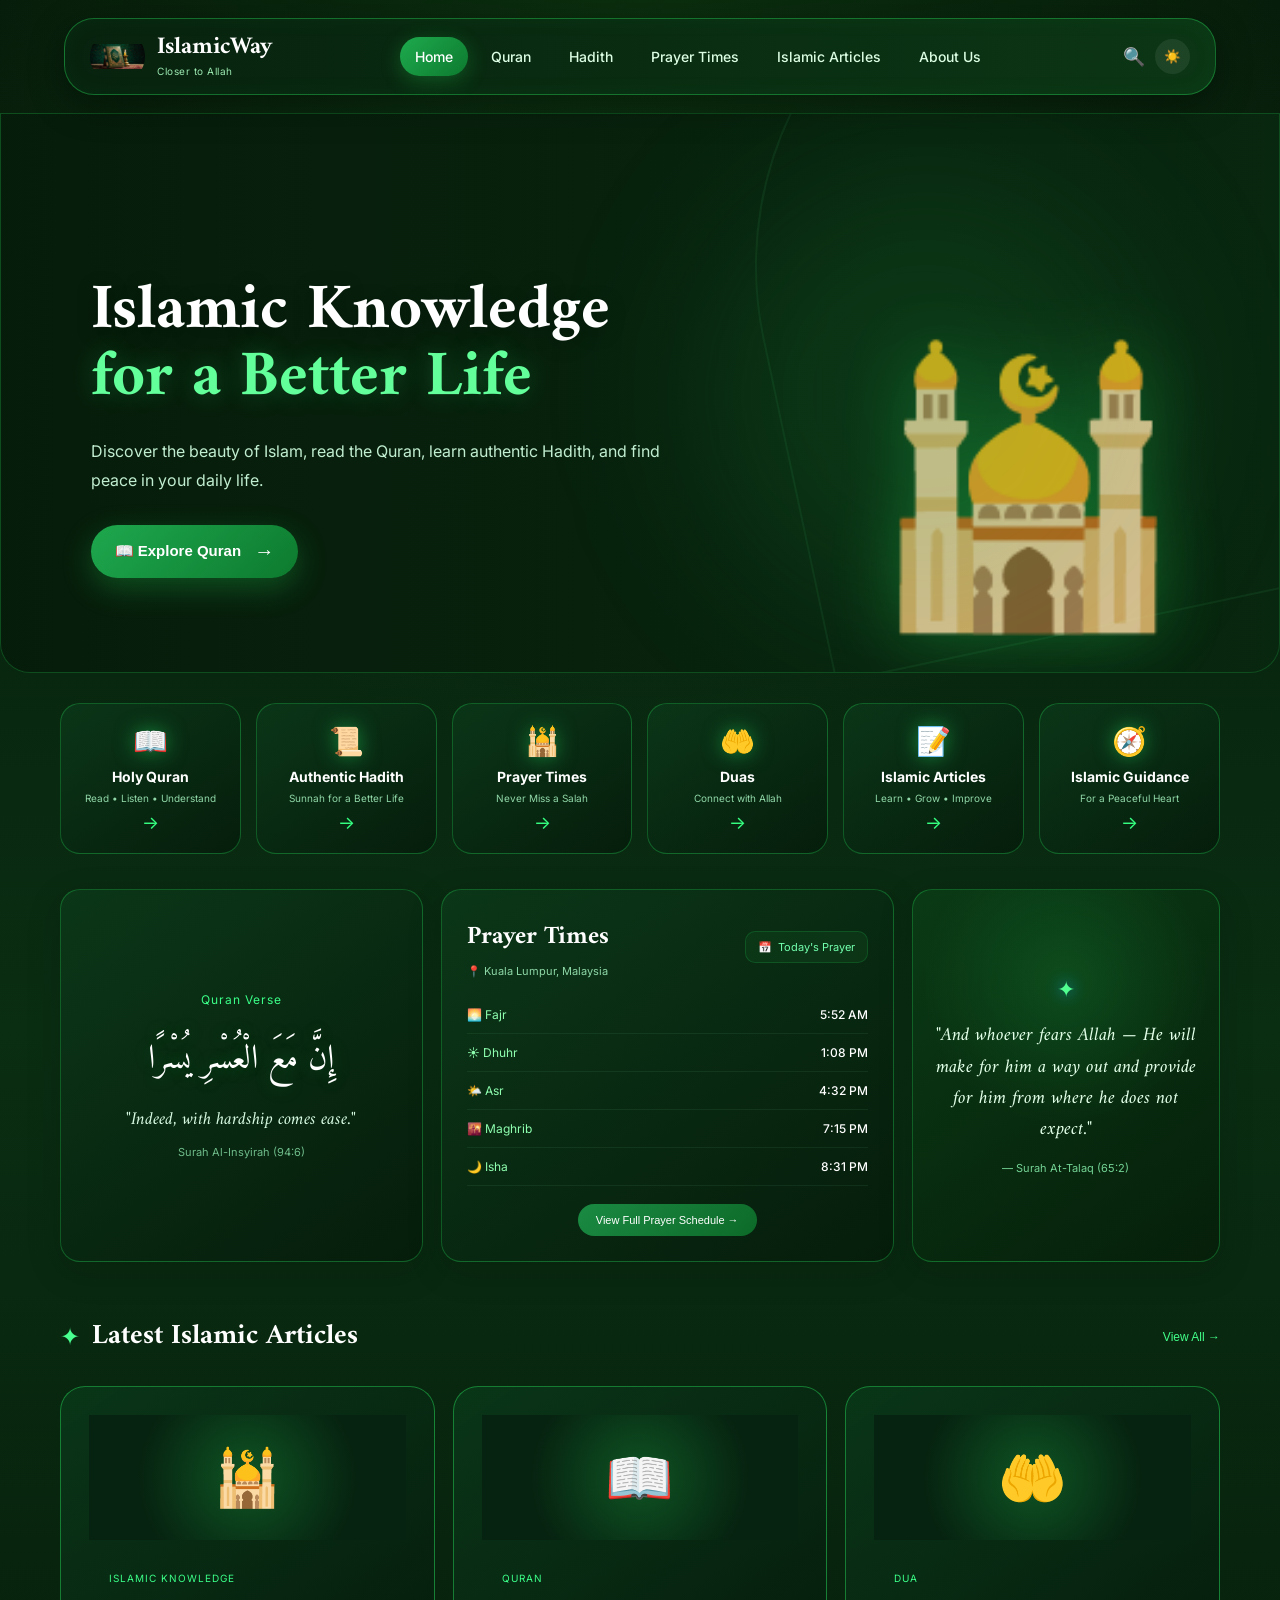
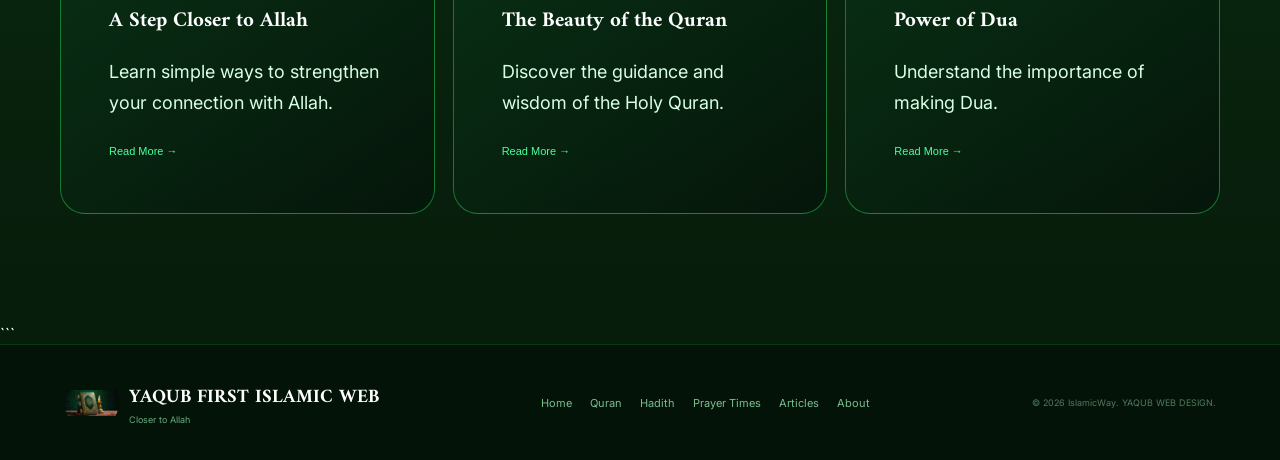
<file: INDEX.HTML>
<!DOCTYPE html>
<html lang="en">

<head>
    <meta charset="UTF-8">

    <meta name="viewport"
        content="width=device-width, initial-scale=1.0">

    <meta name="description"
        content="IslamicWay - Quran, Hadith, Prayer Times, Duas and Islamic Knowledge">

    <title>IslamicWay | Islamic Knowledge</title>

    <!-- Google Fonts -->
    <link rel="preconnect" href="https://fonts.googleapis.com">
    <link rel="preconnect" href="https://fonts.gstatic.com" crossorigin>

    <link href="https://fonts.googleapis.com/css2?family=Amiri:wght@400;700&family=Inter:wght@400;500;600;700&display=swap"
        rel="stylesheet">

    <!-- CSS File -->
    <link rel="stylesheet" href="style.css">
</head>


<body>

    <!-- =====================================================
         MAIN WEBSITE WRAPPER
    ====================================================== -->

    <div class="website">


        <!-- =================================================
             HEADER / NAVIGATION
        ================================================== -->

        <header class="header">

            <div class="header-container">


                <!-- LOGO -->

                <div class="logo" data-page="home">

                    <div class="islamic-logo">
    <img src="IMG 1.png" alt="Islamic Logo">
    
</div>

                    <div class="logo-text">

                        <h2>IslamicWay</h2>

                        <span>
                            Closer to Allah
                        </span>

                    </div>

                </div>


                <!-- NAVIGATION -->

                <nav class="navigation">

                    <a href="#"
                       class="nav-link active"
                       data-page="home">
                        Home
                    </a>

                    <a href="#"
                       class="nav-link"
                       data-page="quran">
                        Quran
                    </a>

                    <a href="#"
                       class="nav-link"
                       data-page="hadith">
                        Hadith
                    </a>

                    <a href="#"
                       class="nav-link"
                       data-page="prayer">
                        Prayer Times
                    </a>

                    <a href="#"
                       class="nav-link"
                       data-page="articles">
                        Islamic Articles
                    </a>

                    <a href="#"
                       class="nav-link"
                       data-page="about">
                        About Us
                    </a>

                </nav>


                <!-- HEADER RIGHT SIDE -->

                <div class="header-actions">

                    <!-- Search -->

                    <button class="icon-button"
                            data-page="search"
                            aria-label="Search">
                        🔍
                    </button>


                    <!-- Dark / Light -->

                    <button class="theme-button"
                            id="themeButton"
                            aria-label="Change Theme">

                        ☀️

                    </button>


                </div>

            </div>

        </header>



        <!-- =================================================
             MAIN CONTENT
        ================================================== -->

        <main id="mainContent">


            <!-- =================================================
                 HOME PAGE
            ================================================== -->

            <section class="page active-page"
                     id="page-home">


                <!-- HERO SECTION -->

                <section class="hero">

                    <div class="hero-overlay"></div>

                    <div class="hero-content">


                        <div class="bismillah">

                            
                        </div>


                        <h1>

                            Islamic Knowledge
                            <br>

                            <span>
                                for a Better Life
                            </span>

                        </h1>


                        <p>

                            Discover the beauty of Islam,
                            read the Quran, learn authentic
                            Hadith, and find peace in your
                            daily life.

                        </p>


                        <button class="primary-button"
                                data-page="quran">

                            📖

                            Explore Quran

                            <span>→</span>

                        </button>

                    </div>


                    <!-- Mosque decoration -->

                    <div class="hero-mosque">

                        🕌

                    </div>

                </section>



                <!-- =================================================
                     QUICK ACCESS CARDS
                ================================================== -->

                <section class="quick-section">

                    <div class="quick-card"
                         data-page="quran">

                        <div class="quick-icon">
                            📖
                        </div>

                        <h3>
                            Holy Quran
                        </h3>

                        <p>
                            Read • Listen • Understand
                        </p>

                        <span class="arrow">
                            →
                        </span>

                    </div>



                    <div class="quick-card"
                         data-page="hadith">

                        <div class="quick-icon">
                            📜
                        </div>

                        <h3>
                            Authentic Hadith
                        </h3>

                        <p>
                            Sunnah for a Better Life
                        </p>

                        <span class="arrow">
                            →
                        </span>

                    </div>



                    <div class="quick-card"
                         data-page="prayer">

                        <div class="quick-icon">
                            🕌
                        </div>

                        <h3>
                            Prayer Times
                        </h3>

                        <p>
                            Never Miss a Salah
                        </p>

                        <span class="arrow">
                            →
                        </span>

                    </div>



                    <div class="quick-card"
                         data-page="duas">

                        <div class="quick-icon">
                            🤲
                        </div>

                        <h3>
                            Duas
                        </h3>

                        <p>
                            Connect with Allah
                        </p>

                        <span class="arrow">
                            →
                        </span>

                    </div>



                    <div class="quick-card"
                         data-page="articles">

                        <div class="quick-icon">
                            📝
                        </div>

                        <h3>
                            Islamic Articles
                        </h3>

                        <p>
                            Learn • Grow • Improve
                        </p>

                        <span class="arrow">
                            →
                        </span>

                    </div>



                    <div class="quick-card"
                         data-page="guidance">

                        <div class="quick-icon">
                            🧭
                        </div>

                        <h3>
                            Islamic Guidance
                        </h3>

                        <p>
                            For a Peaceful Heart
                        </p>

                        <span class="arrow">
                            →
                        </span>

                    </div>

                </section>



                <!-- =================================================
                     INFORMATION AREA
                ================================================== -->

                <section class="information-section">


                    <!-- QURAN VERSE -->

                    <div class="verse-card">

                        <span class="card-label">
                            Quran Verse
                        </span>


                        <div class="arabic-text">

                            إِنَّ مَعَ الْعُسْرِ يُسْرًا

                        </div>


                        <p class="translation">

                            "Indeed, with hardship
                            comes ease."

                        </p>


                        <small>
                            Surah Al-Insyirah (94:6)
                        </small>

                    </div>



                    <!-- PRAYER TIMES -->

                    <div class="prayer-card">

                        <div class="prayer-header">

                            <div>

                                <h2>
                                    Prayer Times
                                </h2>

                                <p>
                                    📍 Kuala Lumpur, Malaysia
                                </p>

                            </div>


                            <div class="date-box">

                                📅

                                <span>
                                    Today's Prayer
                                </span>

                            </div>

                        </div>


                        <div class="prayer-list">


                            <div class="prayer-row">

                                <span>
                                    🌅 Fajr
                                </span>

                                <strong>
                                    5:52 AM
                                </strong>

                            </div>


                            <div class="prayer-row">

                                <span>
                                    ☀️ Dhuhr
                                </span>

                                <strong>
                                    1:08 PM
                                </strong>

                            </div>


                            <div class="prayer-row">

                                <span>
                                    🌤️ Asr
                                </span>

                                <strong>
                                    4:32 PM
                                </strong>

                            </div>


                            <div class="prayer-row">

                                <span>
                                    🌇 Maghrib
                                </span>

                                <strong>
                                    7:15 PM
                                </strong>

                            </div>


                            <div class="prayer-row">

                                <span>
                                    🌙 Isha
                                </span>

                                <strong>
                                    8:31 PM
                                </strong>

                            </div>

                        </div>


                        <button class="secondary-button"
                                data-page="prayer">

                            View Full Prayer Schedule

                            →
                        </button>

                    </div>



                    <!-- INSPIRATION -->

                    <div class="inspiration-card">

                        <div class="star">
                            ✦
                        </div>


                        <blockquote>

                            "And whoever fears Allah —
                            He will make for him a way out
                            and provide for him from where
                            he does not expect."

                        </blockquote>


                        <span>
                            — Surah At-Talaq (65:2)
                        </span>

                    </div>

                </section>



                <!-- =================================================
                     LATEST ARTICLES
                ================================================== -->

                <section class="articles-section">


                    <div class="section-heading">

                        <div>

                            <span>
                                ✦
                            </span>

                            <h2>
                                Latest Islamic Articles
                            </h2>

                        </div>


                        <button data-page="articles">

                            View All →

                        </button>

                    </div>



                    <div class="article-grid">


                        <article class="article-card"
                                 data-page="article1">

                            <div class="article-image">
                                🕌
                            </div>

                            <div class="article-content">

                                <span>
                                    Islamic Knowledge
                                </span>

                                <h3>
                                    A Step Closer to Allah
                                </h3>

                                <p>
                                    Learn simple ways to
                                    strengthen your connection
                                    with Allah.
                                </p>

                                <button>
                                    Read More →
                                </button>

                            </div>

                        </article>



                        <article class="article-card"
                                 data-page="article2">

                            <div class="article-image">
                                📖
                            </div>

                            <div class="article-content">

                                <span>
                                    Quran
                                </span>

                                <h3>
                                    The Beauty of the Quran
                                </h3>

                                <p>
                                    Discover the guidance and
                                    wisdom of the Holy Quran.
                                </p>

                                <button>
                                    Read More →
                                </button>

                            </div>

                        </article>



                        <article class="article-card"
                                 data-page="article3">

                            <div class="article-image">
                                🤲
                            </div>

                            <div class="article-content">

                                <span>
                                    Dua
                                </span>

                                <h3>
                                    Power of Dua
                                </h3>

                                <p>
                                    Understand the importance
                                    of making Dua.
                                </p>

                                <button>
                                    Read More →
                                </button>

                            </div>

                        </article>

                    </div>

                </section>

            </section>


<section class="page quran-page" id="page-quran">

    <div class="quran-container">

        <!-- HEADER -->
        <div class="quran-hero">

            <div class="quran-icon">📖</div>

            <div>
                <h1>Holy Quran</h1>
                <p>Read, Listen & Understand the Holy Quran</p>
            </div>

        </div>


        <!-- SEARCH -->
        <div class="quran-controls">

            <div class="quran-search">

                <input
                    type="text"
                    id="surahSearch"
                    placeholder="Search Surah..."
                >

                <span>🔎</span>

            </div>

            <button
                id="showAllSurahs"
                class="quran-control-btn">
                All Surahs
            </button>

        </div>


        <!-- LOADING -->
        <div id="quranLoading" class="quran-loading">

            <div class="quran-spinner"></div>

            <p>Loading Holy Quran...</p>

        </div>


        <!-- ERROR -->
        <div
            id="quranError"
            class="quran-error"
            style="display:none;">

            <h3>Unable to load Quran</h3>

            <p>
                Please check your internet connection.
            </p>

            <button
                id="retryQuran"
                class="quran-retry">
                Retry
            </button>

        </div>


        <!-- SURAH LIST -->
        <div
            id="surahList"
            class="surah-grid">
        </div>


        <!-- QURAN READER -->
        <div
            id="quranReader"
            class="quran-reader"
            style="display:none;">


            <!-- READER HEADER -->
            <div class="reader-header">

                <button
                    id="backToSurahs"
                    class="reader-back">
                    ← Back
                </button>


                <div class="reader-title">

                    <h2 id="readerArabicName">
                        سورة
                    </h2>

                    <h3 id="readerEnglishName">
                        Surah
                    </h3>

                    <p id="readerTranslation">
                        Translation
                    </p>

                </div>


                <div class="reader-info">

                    <span id="readerAyahCount">
                        0 Ayahs
                    </span>

                    <span id="readerRevelation">
                        -
                    </span>

                </div>

            </div>


            <!-- FULL SURAH AUDIO -->
            <div class="full-audio-box">

                <div class="audio-heading">

                    <span>🎧</span>

                    <strong>
                        Full Surah Audio
                    </strong>

                </div>


                <audio
                    id="fullSurahAudio"
                    controls
                    preload="metadata">
                </audio>


                <div class="audio-buttons">

                    <button id="playSurah">
                        ▶ Play
                    </button>

                    <button id="pauseSurah">
                        ⏸ Pause
                    </button>

                    <button id="stopSurah">
                        ⏹ Stop
                    </button>

                </div>

            </div>


            <!-- BISMILLAH -->
            <div class="bismillah">

                بِسْمِ اللَّهِ الرَّحْمَنِ الرَّحِيمِ

            </div>


            <!-- AYAH CONTAINER -->
            <div
                id="ayahContainer"
                class="ayah-container">
            </div>


            <!-- NAVIGATION -->
            <div class="surah-navigation">

                <button
                    id="previousSurah"
                    class="surah-nav-btn">
                    ← Previous Surah
                </button>

                <button
                    id="nextSurah"
                    class="surah-nav-btn">
                    Next Surah →
                </button>

            </div>

        </div>

    </div>

</section>


          <!-- ================= HADITH PAGE ================= -->

<section class="page hadith-page" id="page-hadith">

    <div class="hadith-container">

        <!-- Hadith Header -->
        <div class="hadith-hero">

            <div class="hadith-icon">
                📚
            </div>

            <div>
                <h1>Hadith</h1>
                <p>
                    Read Authentic Hadith from Famous Islamic Collections
                </p>
            </div>

        </div>


        <!-- ================= BOOKS SCREEN ================= -->

        <div id="hadithBooksScreen">

            <div class="hadith-section-title">
                <h2>Hadith Collections</h2>

                <p>
                    Select a Hadith book to explore
                </p>
            </div>


            <div class="hadith-books-grid">

                <!-- BUKHARI -->

                <div class="hadith-book-card"
                     data-book="bukhari">

                    <div class="book-icon">
                        📗
                    </div>

                    <h3>
                        Sahih Bukhari
                    </h3>

                    <p>
                        صحیح البخاری
                    </p>

                    <span>
                        Imam Muhammad al-Bukhari
                    </span>

                    <button>
                        Open Book →
                    </button>

                </div>


                <!-- MUSLIM -->

                <div class="hadith-book-card"
                     data-book="muslim">

                    <div class="book-icon">
                        📘
                    </div>

                    <h3>
                        Sahih Muslim
                    </h3>

                    <p>
                        صحیح مسلم
                    </p>

                    <span>
                        Imam Muslim ibn al-Hajjaj
                    </span>

                    <button>
                        Open Book →
                    </button>

                </div>


                <!-- MUWATTA -->

                <div class="hadith-book-card"
                     data-book="malik">

                    <div class="book-icon">
                        📙
                    </div>

                    <h3>
                        Muwatta Imam Malik
                    </h3>

                    <p>
                        موطأ امام مالک
                    </p>

                    <span>
                        Imam Malik ibn Anas
                    </span>

                    <button>
                        Open Book →
                    </button>

                </div>

            </div>

        </div>


        <!-- ================= READER SCREEN ================= -->

        <div id="hadithReaderScreen"
             style="display:none;">

            <!-- Reader Header -->

            <div class="hadith-reader-header">

                <button id="backToHadithBooks"
                        class="hadith-back-btn">

                    ← Back to Books

                </button>


                <div>

                    <h2 id="hadithBookTitle">
                        Sahih Bukhari
                    </h2>

                    <p id="hadithBookArabic">
                        صحیح البخاری
                    </p>

                </div>

            </div>


            <!-- Search -->

            <div class="hadith-tools">

                <input
                    type="text"
                    id="hadithSearch"
                    placeholder="Search Hadith..."
                >

                <button id="hadithSearchBtn">
                    🔎 Search
                </button>

                <button id="hadithResetBtn">
                    Show All
                </button>

            </div>


            <!-- Loading -->

            <div id="hadithLoading"
                 class="hadith-loading">

                <div class="hadith-spinner"></div>

                <p>
                    Loading Hadith...
                </p>

            </div>


            <!-- Error -->

            <div id="hadithError"
                 class="hadith-error"
                 style="display:none;">

                <h3>
                    Unable to load Hadith
                </h3>

                <p>
                    Please check your internet connection.
                </p>

                <button id="retryHadith">
                    Retry
                </button>

            </div>


            <!-- Hadith List -->

            <div id="hadithList"
                 class="hadith-list">

            </div>


            <!-- Pagination -->

            <div class="hadith-pagination">

                <button id="previousHadithPage">
                    ← Previous
                </button>

                <span id="hadithPageNumber">
                    Page 1
                </span>

                <button id="nextHadithPage">
                    Next →
                </button>

            </div>

        </div>

    </div>

</section>


    
<!-- =================================================
     DYNAMIC ISLAMIC CALENDAR PAGE
================================================== -->

<section class="page calendar-page"
         id="page-prayer">

    <div class="calendar-wrapper">

        <!-- Calendar Header -->

        <div class="calendar-top">

            <div class="calendar-title">

                <div class="calendar-icon">
                    🌙
                </div>

                <div>
                    <h1>Islamic Calendar</h1>

                    <p>
                        Gregorian & Hijri Calendar
                    </p>
                </div>

            </div>


            <!-- Location -->

            <div class="calendar-location">

                📍

                <span id="calendarLocation">
                    Kuala Lumpur, Malaysia
                </span>

            </div>

        </div>


        <!-- Calendar Controls -->

        <div class="calendar-controls">

            <button
                id="previousMonth"
                class="calendar-control-button">

                ←

            </button>


            <div class="current-month">

                <h2 id="calendarMonth">
                    Loading...
                </h2>

                <span id="calendarHijriMonth">
                    Loading Hijri month...
                </span>

            </div>


            <button
                id="nextMonth"
                class="calendar-control-button">

                →

            </button>

        </div>


        <!-- Today Button -->

        <div class="today-container">

            <button
                id="todayButton"
                class="today-button">

                📅 Go To Today

            </button>

        </div>


        <!-- Loading -->

        <div
            id="calendarLoading"
            class="calendar-loading">

            <div class="loading-spinner"></div>

            <p>
                Loading Islamic Calendar...
            </p>

        </div>


        <!-- Error -->

        <div
            id="calendarError"
            class="calendar-error">

            <span>⚠️</span>

            <p>
                Unable to load online calendar.
            </p>

            <button
                id="retryCalendar">

                Try Again

            </button>

        </div>


        <!-- Calendar -->

        <div
            id="islamicCalendar"
            class="islamic-calendar">


            <!-- Week Names -->

            <div class="calendar-weekdays">

                <div>Sun</div>
                <div>Mon</div>
                <div>Tue</div>
                <div>Wed</div>
                <div>Thu</div>
                <div>Fri</div>
                <div>Sat</div>

            </div>


            <!-- Days Generated By JavaScript -->

            <div
                id="calendarDays"
                class="calendar-days">
            </div>

        </div>


        <!-- Selected Date Information -->

        <div
            id="selectedDateBox"
            class="selected-date-box">

            <div class="selected-date-icon">
                🌙
            </div>

            <div>

                <span>
                    Selected Date
                </span>

                <h3 id="selectedGregorian">
                    Select a date
                </h3>

                <p id="selectedHijri">
                    Hijri date will appear here
                </p>

            </div>

        </div>


        <!-- Islamic Information -->

        <div class="calendar-info-grid">


            <div class="calendar-info-card">

                <span class="info-icon">
                    ☪️
                </span>

                <div>

                    <h3>
                        Hijri Calendar
                    </h3>

                    <p>
                        Follow the Islamic lunar calendar
                        alongside the Gregorian calendar.
                    </p>

                </div>

            </div>


            <div class="calendar-info-card">

                <span class="info-icon">
                    🕌
                </span>

                <div>

                    <h3>
                        Islamic Dates
                    </h3>

                    <p>
                        Important Islamic dates can be
                        displayed with the calendar.
                    </p>

                </div>

            </div>


            <div class="calendar-info-card">

                <span class="info-icon">
                    🌙
                </span>

                <div>

                    <h3>
                        Lunar Months
                    </h3>

                    <p>
                        Muharram, Ramadan, Shawwal and
                        other Hijri months.
                    </p>

                </div>

            </div>

        </div>

    </div>

</section>
```


           <!-- ================================
     DUAS PAGE - ISLAMICWAY
================================ -->

<section class="page duas-page" id="page-duas">

    <!-- Dua Header -->
    <div class="duas-header">

        <div class="duas-header-icon">
            🤲
        </div>

        <div>
            <h1>Daily Duas</h1>

            <p>
                قرآن و سنت سے منتخب دعائیں
            </p>

            <span>
                100 Duas • Arabic • Urdu • English
            </span>
        </div>

    </div>


    <!-- Search + Controls -->
    <div class="duas-controls">

        <!-- Search -->
        <div class="dua-search-box">

            <input
                type="text"
                id="duaSearch"
                placeholder="Search Dua..."
                autocomplete="off"
            >

            <button id="duaSearchBtn">
                🔍
            </button>

        </div>


        <!-- Category -->
        <select id="duaCategory">

            <option value="all">
                All Categories
            </option>

            <option value="morning">
                Morning Duas
            </option>

            <option value="evening">
                Evening Duas
            </option>

            <option value="prayer">
                Prayer Duas
            </option>

            <option value="forgiveness">
                Forgiveness
            </option>

            <option value="protection">
                Protection
            </option>

            <option value="travel">
                Travel
            </option>

            <option value="food">
                Food
            </option>

            <option value="sleep">
                Sleep
            </option>

            <option value="family">
                Family
            </option>

            <option value="general">
                General Duas
            </option>

        </select>


        <!-- Language -->
        <select id="duaLanguage">

            <option value="all">
                All Languages
            </option>

            <option value="arabic">
                العربية
            </option>

            <option value="urdu">
                اردو
            </option>

            <option value="english">
                English
            </option>

        </select>

    </div>


    <!-- Dua Count -->
    <div class="duas-info">

        <div>
            <strong id="duaCount">
                100
            </strong>

            <span>
                Duas Available
            </span>
        </div>

        <button id="randomDuaBtn">
            🎲 Random Dua
        </button>

    </div>


    <!-- Loading -->
    <div
        id="duasLoading"
        class="duas-loading"
        style="display:none;"
    >

        <div class="dua-spinner"></div>

        <p>
            Duas loading...
        </p>

    </div>


    <!-- Error -->
    <div
        id="duasError"
        class="duas-error"
        style="display:none;"
    >

        <h3>
            ⚠️ Unable to load Duas
        </h3>

        <p>
            Please check your internet connection and try again.
        </p>

        <button id="retryDuas">
            Try Again
        </button>

    </div>


    <!-- Duas Container -->
    <div
        id="duasContainer"
        class="duas-container"
    >

        <!--
            JavaScript یہاں 100 Duas
            automatically create کرے گا.
        -->

    </div>


    <!-- No Results -->
    <div
        id="noDuasFound"
        class="no-duas"
        style="display:none;"
    >

        <div>
            🔎
        </div>

        <h3>
            No Dua Found
        </h3>

        <p>
            Try another search or category.
        </p>

    </div>


    <!-- Pagination -->
    <div
        id="duasPagination"
        class="duas-pagination"
    >

        <button
            id="duaPrevious"
            disabled
        >
            ← Previous
        </button>


        <div id="duaPageNumbers">

            <button class="active">
                1
            </button>

        </div>


        <button id="duaNext">
            Next →
        </button>

    </div>


    <!-- =================================
         SINGLE DUA READER
    ================================= -->

    <div
        id="duaReader"
        class="dua-reader"
        style="display:none;"
    >

        <!-- Back -->
        <button
            id="duaBackBtn"
            class="dua-back-btn"
        >
            ← Back to Duas
        </button>


        <!-- Dua Number -->
        <div class="dua-reader-number">

            Dua

            <span id="readerDuaNumber">
                1
            </span>

        </div>


        <!-- Title -->
        <h2 id="readerDuaTitle">
            Dua Title
        </h2>


        <!-- Arabic -->
        <div class="dua-language-box arabic-box">

            <div class="language-title">
                العربية
            </div>

            <p
                id="readerArabic"
                dir="rtl"
            >
                الدعاء
            </p>

        </div>


        <!-- Urdu -->
        <div class="dua-language-box urdu-box">

            <div class="language-title">
                اردو
            </div>

            <p
                id="readerUrdu"
                dir="rtl"
            >
                دعا کا اردو ترجمہ
            </p>

        </div>


        <!-- English -->
        <div class="dua-language-box english-box">

            <div class="language-title">
                English
            </div>

            <p id="readerEnglish">
                English translation
            </p>

        </div>


        <!-- Reference -->
        <div class="dua-reference">

            <strong>
                📖 Reference:
            </strong>

            <span id="readerReference">
                Quran / Hadith
            </span>

        </div>


        <!-- Reader Actions -->
        <div class="dua-reader-actions">

            <button id="copyDuaBtn">
                📋 Copy Dua
            </button>

            <button id="shareDuaBtn">
                🔗 Share
            </button>

            <button id="favoriteDuaBtn">
                ❤️ Favorite
            </button>

        </div>


        <!-- Previous / Next -->
        <div class="dua-reader-navigation">

            <button id="readerPrevious">
                ← Previous Dua
            </button>

            <button id="readerNext">
                Next Dua →
            </button>

        </div>

    </div>

</section>



           <!-- ================= ISLAMIC ARTICLES ================= -->

<section class="page articles-page" id="page-articles">

    <div class="articles-container">

        <!-- Header -->

        <div class="articles-hero">

            <div class="articles-icon">
                🕌
            </div>

            <div>
                <h1>Islamic Articles</h1>

                <p>
                    Learn Islam, Improve Your Life
                </p>
            </div>

        </div>


        <!-- Language Selector -->

        <div class="article-language-bar">

            <span>Language:</span>

            <button
                class="article-lang-btn active"
                data-language="en">
                English
            </button>

            <button
                class="article-lang-btn"
                data-language="ur">
                اردو
            </button>

            <button
                class="article-lang-btn"
                data-language="ar">
                العربية
            </button>

        </div>


        <!-- Search -->

        <div class="articles-search">

            <input
                type="text"
                id="articleSearch"
                placeholder="Search Islamic Articles..."
            >

            <button id="articleSearchBtn">
                🔎 Search
            </button>

        </div>


        <!-- Article List -->

        <div
            id="articleList"
            class="articles-grid">
        </div>


        <!-- Reader -->

        <div
            id="articleReader"
            class="article-reader"
            style="display:none;">

            <button
                id="backToArticles"
                class="article-back-btn">
                ← Back to Articles
            </button>


            <div
                id="articleContent"
                class="article-content">
            </div>


            <div class="article-navigation">

                <button id="previousArticle">
                    ← Previous Article
                </button>

                <button id="nextArticle">
                    Next Article →
                </button>

            </div>

        </div>

    </div>

</section>



           <!-- =========================================
     ISLAMIC GUIDANCE PAGE
========================================= -->

<section class="page guidance-page" id="page-guidance">

    <!-- Guidance Hero -->
    <div class="guidance-hero">

        <div class="guidance-hero-icon">
            🕌
        </div>

        <div class="guidance-hero-content">

            <h1>
                Islamic Guidance
            </h1>

            <p>
                قرآن و سنت کی روشنی میں روزمرہ زندگی کے لیے
                اسلامی رہنمائی
            </p>

            <span>
                Learn • Understand • Practice Islam
            </span>

        </div>

    </div>


    <!-- Search & Filters -->
    <div class="guidance-controls">

        <!-- Search -->
        <div class="guidance-search-box">

            <input
                type="text"
                id="guidanceSearch"
                placeholder="Search Islamic Guidance..."
                autocomplete="off"
            >

            <button id="guidanceSearchBtn">
                🔍
            </button>

        </div>


        <!-- Category -->
        <select id="guidanceCategory">

            <option value="all">
                All Categories
            </option>

            <option value="quran">
                📖 Quranic Guidance
            </option>

            <option value="salah">
                🕌 Salah & Worship
            </option>

            <option value="family">
                👨‍👩‍👧 Family & Relationships
            </option>

            <option value="character">
                ❤️ Good Character
            </option>

            <option value="patience">
                🕊️ Patience & Tawakkul
            </option>

            <option value="halal">
                💰 Halal & Haram
            </option>

            <option value="ramadan">
                🌙 Ramadan
            </option>

            <option value="daily">
                ☀️ Daily Islamic Life
            </option>

        </select>


        <!-- Language -->
        <select id="guidanceLanguage">

            <option value="all">
                All Languages
            </option>

            <option value="urdu">
                اردو
            </option>

            <option value="english">
                English
            </option>

            <option value="arabic">
                العربية
            </option>

        </select>

    </div>


    <!-- Information Bar -->
    <div class="guidance-info">

        <div class="guidance-count-box">

            <strong id="guidanceCount">
                0
            </strong>

            <span>
                Guidance Topics
            </span>

        </div>


        <button
            id="randomGuidanceBtn"
            class="random-guidance-btn"
        >
            🎲 Random Guidance
        </button>

    </div>


    <!-- Loading -->
    <div
        id="guidanceLoading"
        class="guidance-loading"
        style="display:none;"
    >

        <div class="guidance-spinner"></div>

        <p>
            Islamic Guidance loading...
        </p>

    </div>


    <!-- Error -->
    <div
        id="guidanceError"
        class="guidance-error"
        style="display:none;"
    >

        <div class="guidance-error-icon">
            ⚠️
        </div>

        <h3>
            Unable to load Guidance
        </h3>

        <p>
            Please try again.
        </p>

        <button id="retryGuidance">
            Try Again
        </button>

    </div>


    <!-- Guidance Cards -->
    <div
        id="guidanceContainer"
        class="guidance-container"
    >

        <!--
            JavaScript یہاں
            dynamic guidance cards
            create کرے گا۔
        -->

    </div>


    <!-- No Results -->
    <div
        id="noGuidanceFound"
        class="no-guidance"
        style="display:none;"
    >

        <div class="no-guidance-icon">
            🔎
        </div>

        <h3>
            No Guidance Found
        </h3>

        <p>
            Try another keyword or category.
        </p>

    </div>


    <!-- Pagination -->
    <div
        id="guidancePagination"
        class="guidance-pagination"
    >

        <button
            id="guidancePrevious"
            disabled
        >
            ← Previous
        </button>


        <div id="guidancePageNumbers">

            <button class="active">
                1
            </button>

        </div>


        <button id="guidanceNext">
            Next →
        </button>

    </div>


    <!-- =========================================
         SINGLE GUIDANCE READER
    ========================================= -->

    <div
        id="guidanceReader"
        class="guidance-reader"
        style="display:none;"
    >

        <!-- Back Button -->
        <button
            id="guidanceBackBtn"
            class="guidance-back-btn"
        >
            ← Back to Guidance
        </button>


        <!-- Topic Number -->
        <div class="guidance-reader-number">

            Guidance

            <span id="readerGuidanceNumber">
                1
            </span>

        </div>


        <!-- Title -->
        <h2 id="readerGuidanceTitle">
            Islamic Guidance
        </h2>


        <!-- Arabic -->
        <div
            class="guidance-language-box guidance-arabic-box"
        >

            <div class="guidance-language-title">
                العربية
            </div>

            <p
                id="readerGuidanceArabic"
                dir="rtl"
            >
                النص العربي
            </p>

        </div>


        <!-- Urdu -->
        <div
            class="guidance-language-box guidance-urdu-box"
        >

            <div class="guidance-language-title">
                اردو
            </div>

            <p
                id="readerGuidanceUrdu"
                dir="rtl"
            >
                اسلامی رہنمائی
            </p>

        </div>


        <!-- English -->
        <div
            class="guidance-language-box guidance-english-box"
        >

            <div class="guidance-language-title">
                English
            </div>

            <p id="readerGuidanceEnglish">
                Islamic guidance
            </p>

        </div>


        <!-- Main Guidance -->
        <div class="guidance-detail-box">

            <div class="guidance-language-title">
                Guidance
            </div>

            <p id="readerGuidanceContent">
                Guidance content
            </p>

        </div>


        <!-- Reference -->
        <div class="guidance-reference">

            <strong>
                📖 Reference:
            </strong>

            <span id="readerGuidanceReference">
                Quran / Hadith
            </span>

        </div>


        <!-- Actions -->
        <div class="guidance-reader-actions">

            <button id="copyGuidanceBtn">
                📋 Copy
            </button>

            <button id="shareGuidanceBtn">
                🔗 Share
            </button>

            <button id="favoriteGuidanceBtn">
                ❤️ Favorite
            </button>

        </div>


        <!-- Previous / Next -->
        <div class="guidance-reader-navigation">

            <button id="readerGuidancePrevious">
                ← Previous
            </button>

            <button id="readerGuidanceNext">
                Next →
            </button>

        </div>

    </div>

</section>



           <!-- ================= ABOUT US ================= -->

<section class="page about-page" id="page-about">

    <!-- Hero -->
    <div class="about-hero">

        <div class="about-hero-icon">
            🕌
        </div>

        <div class="about-hero-content">

            <span class="about-small-title">
                Welcome to IslamicWay
            </span>

            <h1>
                About IslamicWay
            </h1>

            <p>
                Your digital platform for Quran,
                Hadith, Duas, Prayer and Islamic Guidance.
            </p>

        </div>

    </div>


    <!-- About -->
    <div class="about-main">

        <div class="about-card">

            <div class="about-card-icon">
                📖
            </div>

            <h2>
                Who We Are
            </h2>

            <p>
                IslamicWay is an Islamic educational
                platform created to make authentic
                Islamic knowledge easier to access
                in everyday life.
            </p>

            <p>
                Our goal is to provide a simple,
                beautiful and user-friendly experience
                for learning about the Quran, Hadith,
                Duas and Islamic teachings.
            </p>

        </div>


        <div class="about-card">

            <div class="about-card-icon">
                🎯
            </div>

            <h2>
                Our Mission
            </h2>

            <p>
                Our mission is to help Muslims access
                useful Islamic resources in one place
                and encourage learning, reflection
                and good character.
            </p>

        </div>


        <div class="about-card">

            <div class="about-card-icon">
                🌙
            </div>

            <h2>
                Our Vision
            </h2>

            <p>
                We envision a modern Islamic platform
                where people can easily explore
                authentic knowledge from anywhere.
            </p>

        </div>

    </div>


    <!-- Features -->
    <div class="about-features">

        <h2>
            What You Can Find
        </h2>

        <div class="about-feature-grid">

            <div class="about-feature">
                <span>📖</span>
                <h3>Quran</h3>
                <p>
                    Read Quran with translations
                    and audio.
                </p>
            </div>

            <div class="about-feature">
                <span>📚</span>
                <h3>Hadith</h3>
                <p>
                    Explore famous Hadith collections.
                </p>
            </div>

            <div class="about-feature">
                <span>🤲</span>
                <h3>Duas</h3>
                <p>
                    Discover useful daily duas.
                </p>
            </div>

            <div class="about-feature">
                <span>🧭</span>
                <h3>Guidance</h3>
                <p>
                    Learn Islamic guidance for
                    everyday life.
                </p>
            </div>

            <div class="about-feature">
                <span>🕌</span>
                <h3>Prayer</h3>
                <p>
                    Check prayer times and
                    Islamic calendar.
                </p>
            </div>

            <div class="about-feature">
                <span>📰</span>
                <h3>Articles</h3>
                <p>
                    Read useful Islamic articles
                    and reminders.
                </p>
            </div>

        </div>

    </div>


    <!-- Statistics -->
    <div class="about-stats">

        <div class="about-stat">
            <strong id="aboutStatQuran">
                114
            </strong>
            <span>
                Quran Surahs
            </span>
        </div>

        <div class="about-stat">
            <strong id="aboutStatHadith">
                3
            </strong>
            <span>
                Hadith Books
            </span>
        </div>

        <div class="about-stat">
            <strong id="aboutStatDuas">
                100+
            </strong>
            <span>
                Duas
            </span>
        </div>

        <div class="about-stat">
            <strong id="aboutStatGuidance">
                12+
            </strong>
            <span>
                Guidance Topics
            </span>
        </div>

    </div>


    <!-- FAQ -->
    <div class="about-faq">

        <div class="about-section-heading">

            <span>
                ❓ Frequently Asked Questions
            </span>

            <h2>
                About IslamicWay
            </h2>

        </div>


        <div class="faq-list">

            <div class="faq-item">

                <button class="faq-question">
                    What is IslamicWay?
                    <span>+</span>
                </button>

                <div class="faq-answer">
                    IslamicWay is a digital Islamic
                    platform designed to provide
                    Quran, Hadith, Duas, Prayer
                    information and Islamic Guidance
                    in one place.
                </div>

            </div>


            <div class="faq-item">

                <button class="faq-question">
                    Is IslamicWay free to use?
                    <span>+</span>
                </button>

                <div class="faq-answer">
                    Yes. The website is designed to
                    provide Islamic educational
                    resources in an easy and accessible
                    way.
                </div>

            </div>


            <div class="faq-item">

                <button class="faq-question">
                    Can I read the Quran here?
                    <span>+</span>
                </button>

                <div class="faq-answer">
                    Yes. The Quran section allows
                    users to browse Surahs, read
                    translations and listen to audio.
                </div>

            </div>


            <div class="faq-item">

                <button class="faq-question">
                    Can I use IslamicWay on mobile?
                    <span>+</span>
                </button>

                <div class="faq-answer">
                    Yes. The website is designed to
                    work on desktop, tablet and
                    mobile screens.
                </div>

            </div>


            <div class="faq-item">

                <button class="faq-question">
                    Can I share Islamic content?
                    <span>+</span>
                </button>

                <div class="faq-answer">
                    Yes. Where sharing is available,
                    you can copy or share useful
                    Islamic content with others.
                </div>

            </div>

        </div>

    </div>


    <!-- Contact -->
    <div class="about-contact">

        <div class="about-contact-icon">
            📩
        </div>

        <h2>
            Contact IslamicWay
        </h2>

        <p>
            Have a suggestion, question or feedback?
            We'd love to hear from you.
        </p>

        <button
            class="about-contact-btn"
            id="aboutContactBtn"
        >
            Send Message
        </button>

    </div>


    <!-- Footer message -->
    <div class="about-footer-message">

        <div>
            بِسْمِ اللهِ الرَّحْمٰنِ الرَّحِيْمِ
        </div>

        <p>
            May Allah guide us all to the straight path.
        </p>

        <strong>
            IslamicWay
        </strong>

    </div>

</section>



            <!-- =================================================
                 SEARCH PAGE
            ================================================== -->

            <section class="page blank-page"
                     id="page-search">

                <div class="page-content">

                    <div class="page-icon">
                        🔍
                    </div>

                    <h1>
                        Search
                    </h1>

                    <p>
                        Search page
                    </p>

                </div>

            </section>



            <!-- =================================================
                 ARABIC PAGE
            ================================================== -->

            <section class="page blank-page"
                     id="page-arabic">

                <div class="page-content">

                    <div class="page-icon">
                        ع
                    </div>

                    <h1>
                        العربية
                    </h1>

                    <p>
                        Arabic version
                    </p>

                </div>

            </section>



            <!-- =================================================
                 ARTICLE 1
            ================================================== -->

            <section class="page blank-page"
                     id="page-article1">

                <div class="page-content">

                    <div class="page-icon">
                        🕌
                    </div>

                    <h1>
                        A Step Closer to Allah
                    </h1>

                    <p>
                        Islamic Article
                    </p>

                </div>

            </section>



            <!-- =================================================
                 ARTICLE 2
            ================================================== -->

            <section class="page blank-page"
                     id="page-article2">

                <div class="page-content">

                    <div class="page-icon">
                        📖
                    </div>

                    <h1>
                        The Beauty of the Quran
                    </h1>

                    <p>
                        Quran Article
                    </p>

                </div>

            </section>



            <!-- =================================================
                 ARTICLE 3
            ================================================== -->

            <section class="page blank-page"
                     id="page-article3">

                <div class="page-content">

                    <div class="page-icon">
                        🤲
                    </div>

                    <h1>
                        Power of Dua
                    </h1>

                    <p>
                        Dua Article
                    </p>

                </div>

            </section>

        </main>



        <!-- =================================================
             FOOTER
        ================================================== -->

        <footer class="footer">

            <div class="footer-container">


                <div class="footer-logo">

                    <div class="islamic-logo">
    <img src="IMG 1.png" alt="Islamic Logo">

</div>

                    <div>

                        <h2>
                            YAQUB FIRST ISLAMIC WEB
                        </h2>

                        <p>
                            Closer to Allah
                        </p>

                    </div>

                </div>


                <div class="footer-links">

                    <a href="#"
                       data-page="home">
                        Home
                    </a>

                    <a href="#"
                       data-page="quran">
                        Quran
                    </a>

                    <a href="#"
                       data-page="hadith">
                        Hadith
                    </a>

                    <a href="#"
                       data-page="prayer">
                        Prayer Times
                    </a>

                    <a href="#"
                       data-page="articles">
                        Articles
                    </a>

                    <a href="#"
                       data-page="about">
                        About
                    </a>

                </div>


                <div class="copyright">

                    © 2026 IslamicWay.
                    YAQUB WEB DESIGN.

                </div>

            </div>

        </footer>

    </div>


    <!-- =====================================================
         JAVASCRIPT FILE
    ====================================================== -->

    <script src="script.js"></script>

</body>

</html>
</file>
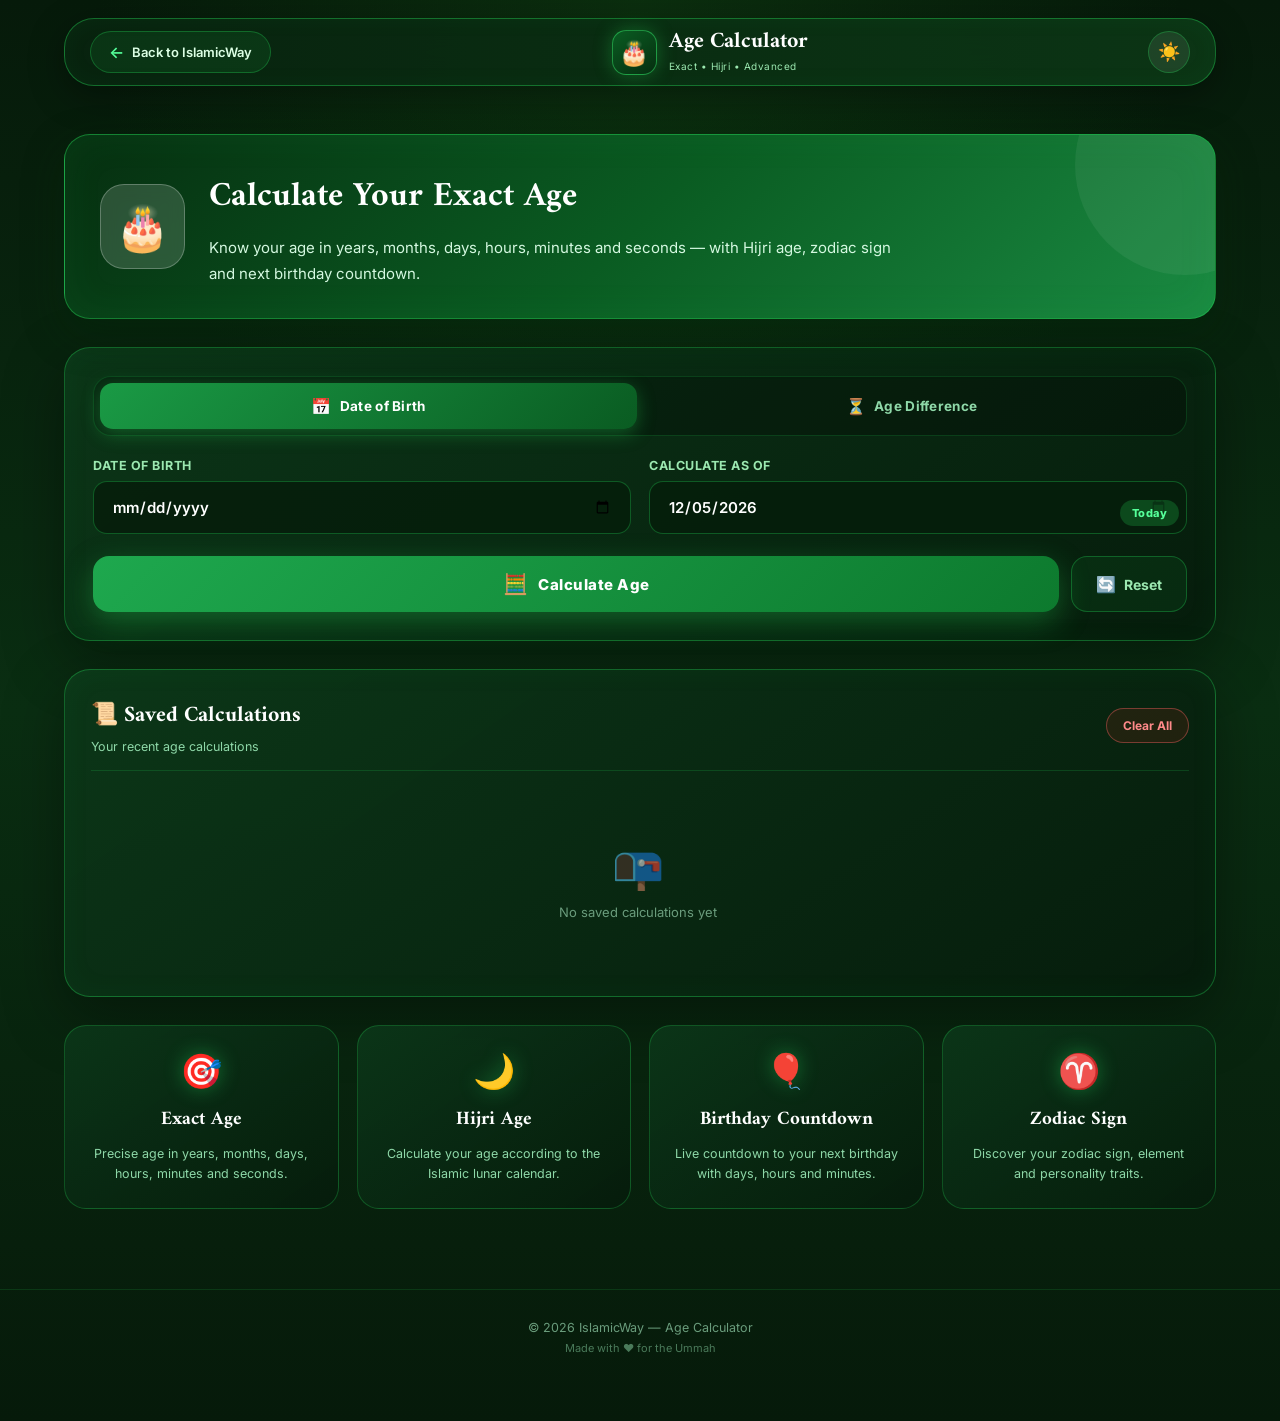
<file: age-calculator.html>
<!DOCTYPE html>
<html lang="en" dir="ltr">
<head>
    <meta charset="UTF-8">
    <meta name="viewport" content="width=device-width, initial-scale=1.0">
    <title>Age Calculator | IslamicWay</title>
    <meta name="description" content="Advanced Age Calculator - Calculate exact age in years, months, days, hours, minutes and seconds. Also get Hijri age, zodiac sign, next birthday countdown.">
    
    <link rel="preconnect" href="https://fonts.googleapis.com">
    <link rel="preconnect" href="https://fonts.gstatic.com" crossorigin>
    <link href="https://fonts.googleapis.com/css2?family=Amiri:wght@400;700&family=Inter:wght@400;500;600;700;800&display=swap" rel="stylesheet">
    
    <link rel="stylesheet" href="age-calculator.css">
</head>
<body>

<div class="age-website">

    <!-- =====================================================
         HEADER
    ====================================================== -->
    <header class="age-header">
        <div class="age-header-container">
            <a href="index.html" class="age-back-btn">
                <span>←</span> Back to IslamicWay
            </a>

            <div class="age-logo">
                <div class="age-logo-icon">🎂</div>
                <div class="age-logo-text">
                    <h2>Age Calculator</h2>
                    <span>Exact • Hijri • Advanced</span>
                </div>
            </div>

            <button class="age-theme-btn" id="ageThemeBtn" aria-label="Toggle Theme">☀️</button>
        </div>
    </header>

    <!-- =====================================================
         MAIN
    ====================================================== -->
    <main class="age-main">

        <!-- ============= HERO ============= -->
        <div class="age-hero">
            <div class="age-hero-icon">🎂</div>
            <div class="age-hero-content">
                <h1>Calculate Your Exact Age</h1>
                <p>Know your age in years, months, days, hours, minutes and seconds — with Hijri age, zodiac sign and next birthday countdown.</p>
            </div>
        </div>

        <!-- ============= INPUT CARD ============= -->
        <div class="age-input-card">

            <div class="age-input-tabs">
                <button class="age-tab-btn active" data-tab="dob">
                    <span>📅</span> Date of Birth
                </button>
                <button class="age-tab-btn" data-tab="age">
                    <span>⏳</span> Age Difference
                </button>
            </div>

            <!-- DOB MODE -->
            <div class="age-tab-content" id="dobTab" style="display:block;">
                <div class="age-input-grid">
                    <div class="age-field">
                        <label>Date of Birth</label>
                        <input type="date" id="birthDate" max="">
                    </div>
                    <div class="age-field">
                        <label>Calculate As Of</label>
                        <input type="date" id="calcDate" max="">
                        <button class="age-today-btn" id="todayBtn">Today</button>
                    </div>
                </div>
            </div>

            <!-- AGE DIFF MODE -->
            <div class="age-tab-content" id="ageTab" style="display:none;">
                <div class="age-input-grid">
                    <div class="age-field">
                        <label>First Date</label>
                        <input type="date" id="firstDate" max="">
                    </div>
                    <div class="age-field">
                        <label>Second Date</label>
                        <input type="date" id="secondDate" max="">
                    </div>
                </div>
            </div>

            <div class="age-actions">
                <button class="age-calc-btn" id="calculateBtn">
                    <span>🧮</span> Calculate Age
                </button>
                <button class="age-reset-btn" id="resetBtn">
                    <span>🔄</span> Reset
                </button>
            </div>

            <div class="age-error" id="ageError" style="display:none;"></div>
        </div>

        <!-- ============= RESULT SECTION ============= -->
        <div class="age-result-section" id="ageResultSection" style="display:none;">

            <!-- MAIN AGE DISPLAY -->
            <div class="age-main-result">
                <div class="age-main-icon">🎉</div>
                <div class="age-main-text">
                    <span class="age-main-label">Your Age</span>
                    <h2 id="mainAgeText">25 years, 3 months, 12 days</h2>
                    <p id="mainAgeSubText">Born on Monday, 1 January 2000</p>
                </div>
            </div>

            <!-- AGE BREAKDOWN CARDS -->
            <div class="age-cards-grid">
                <div class="age-card">
                    <span class="age-card-icon">📅</span>
                    <strong id="ageYears">25</strong>
                    <span class="age-card-label">Years</span>
                </div>
                <div class="age-card">
                    <span class="age-card-icon">🗓️</span>
                    <strong id="ageMonths">3</strong>
                    <span class="age-card-label">Months</span>
                </div>
                <div class="age-card">
                    <span class="age-card-icon">📆</span>
                    <strong id="ageDays">12</strong>
                    <span class="age-card-label">Days</span>
                </div>
                <div class="age-card">
                    <span class="age-card-icon">⏰</span>
                    <strong id="ageHours">0</strong>
                    <span class="age-card-label">Hours</span>
                </div>
                <div class="age-card">
                    <span class="age-card-icon">⏱️</span>
                    <strong id="ageMinutes">0</strong>
                    <span class="age-card-label">Minutes</span>
                </div>
                <div class="age-card">
                    <span class="age-card-icon">⏲️</span>
                    <strong id="ageSeconds">0</strong>
                    <span class="age-card-label">Seconds</span>
                </div>
            </div>

            <!-- TOTALS -->
            <div class="age-totals-grid">
                <div class="age-total-card">
                    <div class="age-total-icon">📊</div>
                    <div>
                        <span class="age-total-label">Total Months</span>
                        <strong id="totalMonths">303</strong>
                    </div>
                </div>
                <div class="age-total-card">
                    <div class="age-total-icon">📈</div>
                    <div>
                        <span class="age-total-label">Total Weeks</span>
                        <strong id="totalWeeks">1318</strong>
                    </div>
                </div>
                <div class="age-total-card">
                    <div class="age-total-icon">📉</div>
                    <div>
                        <span class="age-total-label">Total Days</span>
                        <strong id="totalDays">9227</strong>
                    </div>
                </div>
                <div class="age-total-card">
                    <div class="age-total-icon">🕐</div>
                    <div>
                        <span class="age-total-label">Total Hours</span>
                        <strong id="totalHours">221448</strong>
                    </div>
                </div>
                <div class="age-total-card">
                    <div class="age-total-icon">⏱️</div>
                    <div>
                        <span class="age-total-label">Total Minutes</span>
                        <strong id="totalMinutes">13286880</strong>
                    </div>
                </div>
                <div class="age-total-card">
                    <div class="age-total-icon">💫</div>
                    <div>
                        <span class="age-total-label">Total Seconds</span>
                        <strong id="totalSeconds">797212800</strong>
                    </div>
                </div>
            </div>

            <!-- EXTRA INFO -->
            <div class="age-extra-grid">

                <!-- NEXT BIRTHDAY -->
                <div class="age-extra-card birthday-card">
                    <div class="age-extra-header">
                        <span class="age-extra-icon">🎈</span>
                        <h3>Next Birthday</h3>
                    </div>
                    <div class="age-birthday-countdown" id="birthdayCountdown">
                        <div class="countdown-item">
                            <strong id="bdayDays">0</strong>
                            <span>Days</span>
                        </div>
                        <div class="countdown-item">
                            <strong id="bdayHours">0</strong>
                            <span>Hours</span>
                        </div>
                        <div class="countdown-item">
                            <strong id="bdayMinutes">0</strong>
                            <span>Minutes</span>
                        </div>
                        <div class="countdown-item">
                            <strong id="bdaySeconds">0</strong>
                            <span>Seconds</span>
                        </div>
                    </div>
                    <p class="age-extra-note" id="birthdayNote">Your next birthday is on...</p>
                </div>

                <!-- HIJRI AGE -->
                <div class="age-extra-card hijri-card">
                    <div class="age-extra-header">
                        <span class="age-extra-icon">🌙</span>
                        <h3>Hijri Age (Islamic)</h3>
                    </div>
                    <div class="hijri-age-display">
                        <strong id="hijriAgeText">24 years, 8 months, 5 days</strong>
                        <p class="age-extra-note" id="hijriNote">Based on Islamic lunar calendar</p>
                    </div>
                </div>

                <!-- ZODIAC -->
                <div class="age-extra-card zodiac-card">
                    <div class="age-extra-header">
                        <span class="age-extra-icon" id="zodiacIcon">♈</span>
                        <h3>Zodiac Sign</h3>
                    </div>
                    <div class="zodiac-display">
                        <strong id="zodiacName">Aries</strong>
                        <p class="age-extra-note" id="zodiacNote">The Ram • Fire Sign</p>
                    </div>
                </div>

                <!-- BIRTH DAY -->
                <div class="age-extra-card weekday-card">
                    <div class="age-extra-header">
                        <span class="age-extra-icon">📅</span>
                        <h3>Day You Were Born</h3>
                    </div>
                    <div class="weekday-display">
                        <strong id="birthWeekday">Monday</strong>
                        <p class="age-extra-note">Born on this day of the week</p>
                    </div>
                </div>

            </div>

            <!-- SAVE / SHARE -->
            <div class="age-result-actions">
                <button class="age-action-btn" id="copyResultBtn">
                    <span>📋</span> Copy Result
                </button>
                <button class="age-action-btn" id="shareResultBtn">
                    <span>🔗</span> Share Result
                </button>
                <button class="age-action-btn" id="saveResultBtn">
                    <span>💾</span> Save to History
                </button>
            </div>

        </div>

        <!-- ============= HISTORY ============= -->
        <div class="age-history-section">
            <div class="age-history-header">
                <div>
                    <h3>📜 Saved Calculations</h3>
                    <p>Your recent age calculations</p>
                </div>
                <button class="age-history-clear" id="clearAgeHistory">Clear All</button>
            </div>
            <div class="age-history-list" id="ageHistoryList">
                <div class="age-history-empty">
                    <div>📭</div>
                    <p>No saved calculations yet</p>
                </div>
            </div>
        </div>

        <!-- ============= FEATURES ============= -->
        <div class="age-features">
            <div class="age-feature-card">
                <span>🎯</span>
                <h4>Exact Age</h4>
                <p>Precise age in years, months, days, hours, minutes and seconds.</p>
            </div>
            <div class="age-feature-card">
                <span>🌙</span>
                <h4>Hijri Age</h4>
                <p>Calculate your age according to the Islamic lunar calendar.</p>
            </div>
            <div class="age-feature-card">
                <span>🎈</span>
                <h4>Birthday Countdown</h4>
                <p>Live countdown to your next birthday with days, hours and minutes.</p>
            </div>
            <div class="age-feature-card">
                <span>♈</span>
                <h4>Zodiac Sign</h4>
                <p>Discover your zodiac sign, element and personality traits.</p>
            </div>
        </div>

    </main>

    <!-- =====================================================
         FOOTER
    ====================================================== -->
    <footer class="age-footer">
        <p>© 2026 IslamicWay — Age Calculator</p>
        <p class="age-footer-sub">Made with ❤️ for the Ummah</p>
    </footer>

</div>

<script src="age-calculator.js"></script>
</body>
</html>
</file>
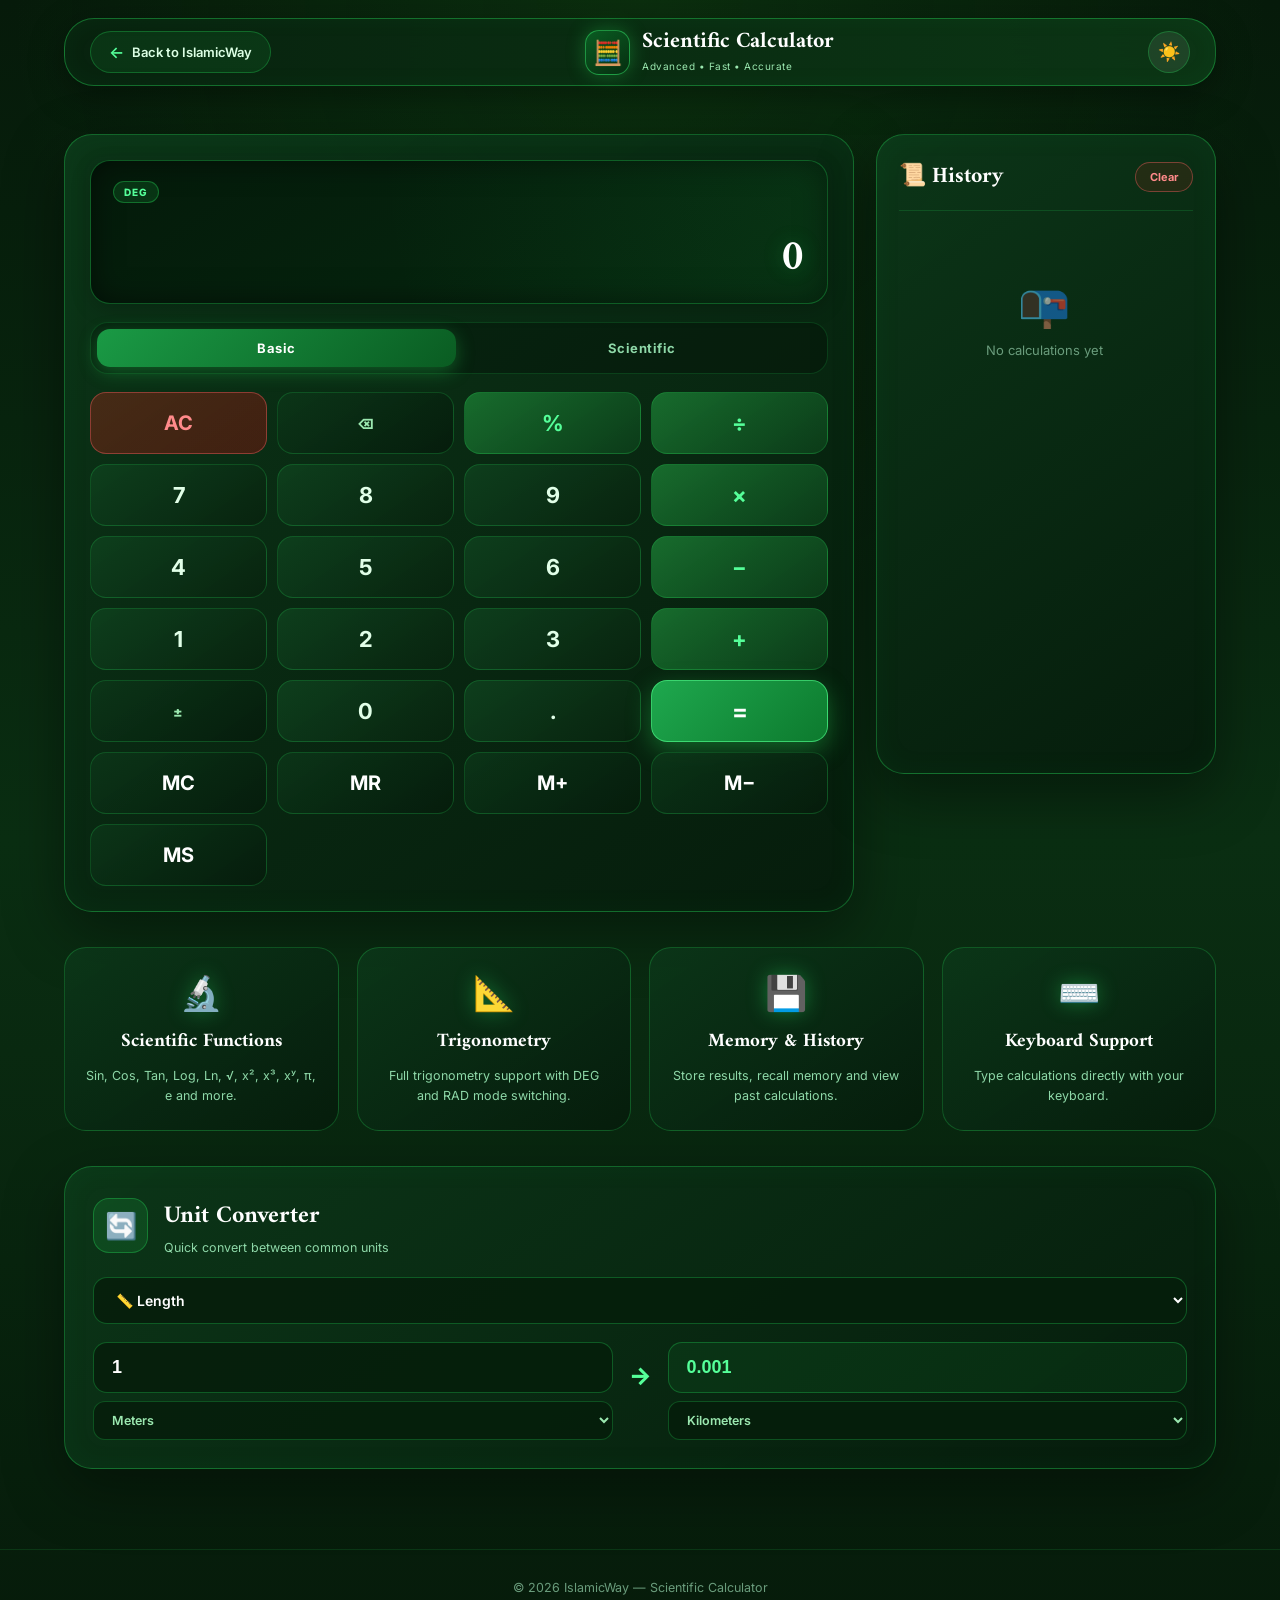
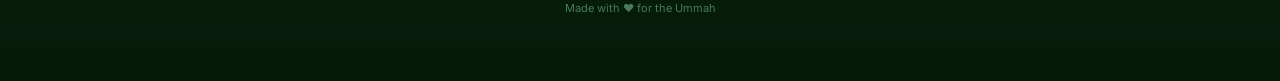
<file: calculator.html>
<!DOCTYPE html>
<html lang="en" dir="ltr">
<head>
    <meta charset="UTF-8">
    <meta name="viewport" content="width=device-width, initial-scale=1.0">
    <title>Scientific Calculator | IslamicWay</title>
    <meta name="description" content="Advanced Scientific Calculator with Islamic green theme - Basic math, trigonometry, logarithms, memory functions, history and more.">
    
    <link rel="preconnect" href="https://fonts.googleapis.com">
    <link rel="preconnect" href="https://fonts.gstatic.com" crossorigin>
    <link href="https://fonts.googleapis.com/css2?family=Amiri:wght@400;700&family=Inter:wght@400;500;600;700;800&display=swap" rel="stylesheet">
    
    <link rel="stylesheet" href="calculator.css">
</head>
<body>

<div class="calc-website">

    <!-- =====================================================
         HEADER
    ====================================================== -->
    <header class="calc-header">
        <div class="calc-header-container">
            <a href="index.html" class="calc-back-btn">
                <span>←</span> Back to IslamicWay
            </a>
            <div class="calc-logo">
                <div class="calc-logo-icon">🧮</div>
                <div class="calc-logo-text">
                    <h2>Scientific Calculator</h2>
                    <span>Advanced • Fast • Accurate</span>
                </div>
            </div>
            <button class="calc-theme-btn" id="calcThemeBtn" aria-label="Toggle Theme">☀️</button>
        </div>
    </header>

    <!-- =====================================================
         MAIN
    ====================================================== -->
    <main class="calc-main">

        <!-- CALCULATOR + HISTORY -->
        <div class="calc-layout">

            <!-- ============ CALCULATOR ============ -->
            <div class="calculator-card">

                <!-- DISPLAY -->
                <div class="calc-display">
                    <div class="calc-display-top">
                        <span class="calc-mode-badge" id="calcModeBadge">DEG</span>
                        <span class="calc-memory-badge" id="calcMemoryBadge" style="display:none;">M</span>
                    </div>
                    <div class="calc-expression" id="calcExpression"></div>
                    <div class="calc-result" id="calcResult">0</div>
                </div>

                <!-- MODE TOGGLE -->
                <div class="calc-mode-toggle">
                    <button class="calc-mode-btn active" data-mode="basic">Basic</button>
                    <button class="calc-mode-btn" data-mode="scientific">Scientific</button>
                </div>

                <!-- KEYPAD -->
                <div class="calc-keypad" id="calcKeypad">
                    <!-- Buttons JS will render -->
                </div>

                <!-- SCIENTIFIC EXTRA PANEL -->
                <div class="calc-sci-panel" id="calcSciPanel" style="display:none;">
                    <!-- Scientific buttons JS will render -->
                </div>

            </div>

            <!-- ============ HISTORY ============ -->
            <aside class="history-card">
                <div class="history-header">
                    <h3>📜 History</h3>
                    <button id="clearHistoryBtn" class="history-clear-btn">Clear</button>
                </div>
                <div class="history-list" id="historyList">
                    <div class="history-empty">
                        <div>📭</div>
                        <p>No calculations yet</p>
                    </div>
                </div>
            </aside>

        </div>

        <!-- =====================================================
             QUICK FEATURES
        ====================================================== -->
        <div class="calc-features">
            <div class="feature-card">
                <span>🔬</span>
                <h4>Scientific Functions</h4>
                <p>Sin, Cos, Tan, Log, Ln, √, x², x³, xʸ, π, e and more.</p>
            </div>
            <div class="feature-card">
                <span>📐</span>
                <h4>Trigonometry</h4>
                <p>Full trigonometry support with DEG and RAD mode switching.</p>
            </div>
            <div class="feature-card">
                <span>💾</span>
                <h4>Memory & History</h4>
                <p>Store results, recall memory and view past calculations.</p>
            </div>
            <div class="feature-card">
                <span>⌨️</span>
                <h4>Keyboard Support</h4>
                <p>Type calculations directly with your keyboard.</p>
            </div>
        </div>

        <!-- =====================================================
             UNIT CONVERTER
        ====================================================== -->
        <div class="converter-card">
            <div class="converter-header">
                <div class="converter-icon">🔄</div>
                <div>
                    <h3>Unit Converter</h3>
                    <p>Quick convert between common units</p>
                </div>
            </div>

            <div class="converter-body">
                <div class="converter-row">
                    <select id="converterCategory">
                        <option value="length">📏 Length</option>
                        <option value="weight">⚖️ Weight</option>
                        <option value="temperature">🌡️ Temperature</option>
                        <option value="area">📐 Area</option>
                        <option value="time">⏱️ Time</option>
                    </select>
                </div>

                <div class="converter-inputs">
                    <div class="converter-input-group">
                        <input type="number" id="converterFromValue" value="1" placeholder="Value">
                        <select id="converterFromUnit"></select>
                    </div>
                    <div class="converter-arrow">→</div>
                    <div class="converter-input-group">
                        <input type="number" id="converterToValue" placeholder="Result" readonly>
                        <select id="converterToUnit"></select>
                    </div>
                </div>
            </div>
        </div>

    </main>

    <!-- =====================================================
         FOOTER
    ====================================================== -->
    <footer class="calc-footer">
        <p>© 2026 IslamicWay — Scientific Calculator</p>
        <p class="calc-footer-sub">Made with ❤️ for the Ummah</p>
    </footer>

</div>

<script src="calculator.js"></script>
</body>
</html>
</file>
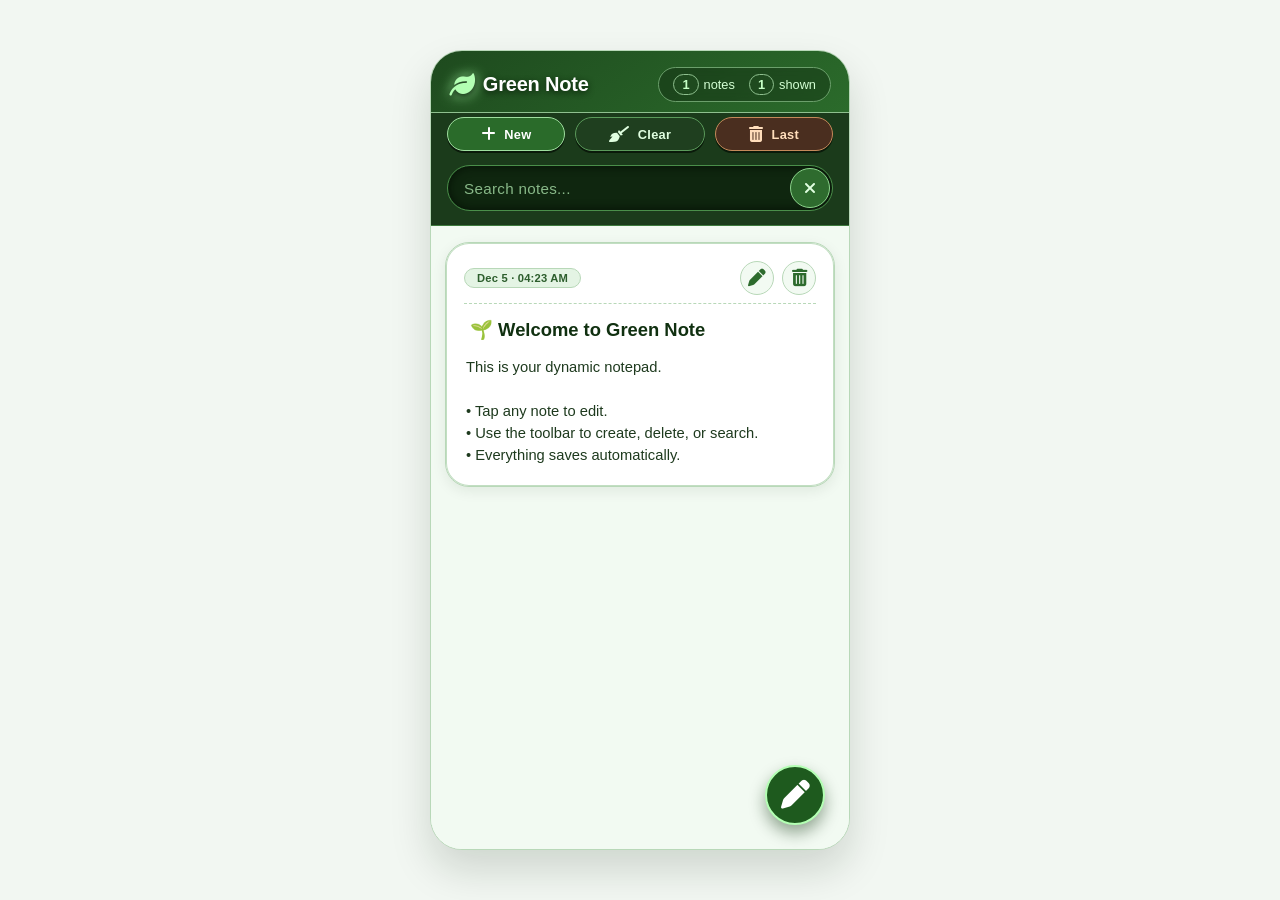
<file: note-index.html>
<!DOCTYPE html>
<html lang="en">
<head>
  <meta charset="UTF-8">
  <meta name="viewport" content="width=device-width, initial-scale=1.0, maximum-scale=1.0, user-scalable=yes">
  <title>Green Notepad · Mobile Dynamic</title>
  <link rel="stylesheet" href="https://cdnjs.cloudflare.com/ajax/libs/font-awesome/6.0.0-beta3/css/all.min.css">
  <link rel="stylesheet" href="note-style.css">
</head>
<body>
  <div class="app" id="app">
    <!-- HEADER -->
    <div class="app-header">
      <div class="header-top">
        <div class="logo">
          <i class="fas fa-leaf"></i>
          <span>Green Note</span>
        </div>
        <div class="stats">
          <span><i id="noteCount">0</i> notes</span>
          <span><i id="filteredCount">0</i> shown</span>
        </div>
      </div>
    </div>

    <!-- TOOLBAR -->
    <div class="toolbar">
      <button class="tool-btn success" id="newNoteBtn">
        <i class="fas fa-plus"></i> New
      </button>
      <button class="tool-btn" id="clearAllBtn">
        <i class="fas fa-broom"></i> Clear
      </button>
      <button class="tool-btn danger" id="deleteLastBtn">
        <i class="fas fa-trash-alt"></i> Last
      </button>
      <div class="search-wrapper">
        <input type="text" id="searchInput" placeholder="Search notes..." autocomplete="off">
        <button id="clearSearchBtn"><i class="fas fa-times"></i></button>
      </div>
    </div>

    <!-- NOTES CONTAINER -->
    <div class="notes-container" id="notesContainer"></div>

    <!-- FLOATING ACTION BUTTON -->
    <div class="fab" id="fabNewNote">
      <i class="fas fa-pen"></i>
    </div>
  </div>

  <!-- MODAL FOR NEW NOTE -->
  <div class="modal-overlay" id="modalOverlay">
    <div class="modal-content">
      <h3>New Note</h3>
      <input type="text" id="modalTitle" placeholder="Title" value="🌿 New note">
      <textarea id="modalContent" rows="3" placeholder="Write something green...">Write something green...</textarea>
      <div class="modal-actions">
        <button class="cancel" id="modalCancel">Cancel</button>
        <button class="save" id="modalSave">Save</button>
      </div>
    </div>
  </div>

  <script src="note-script.js"></script>
</body>
</html>
</file>
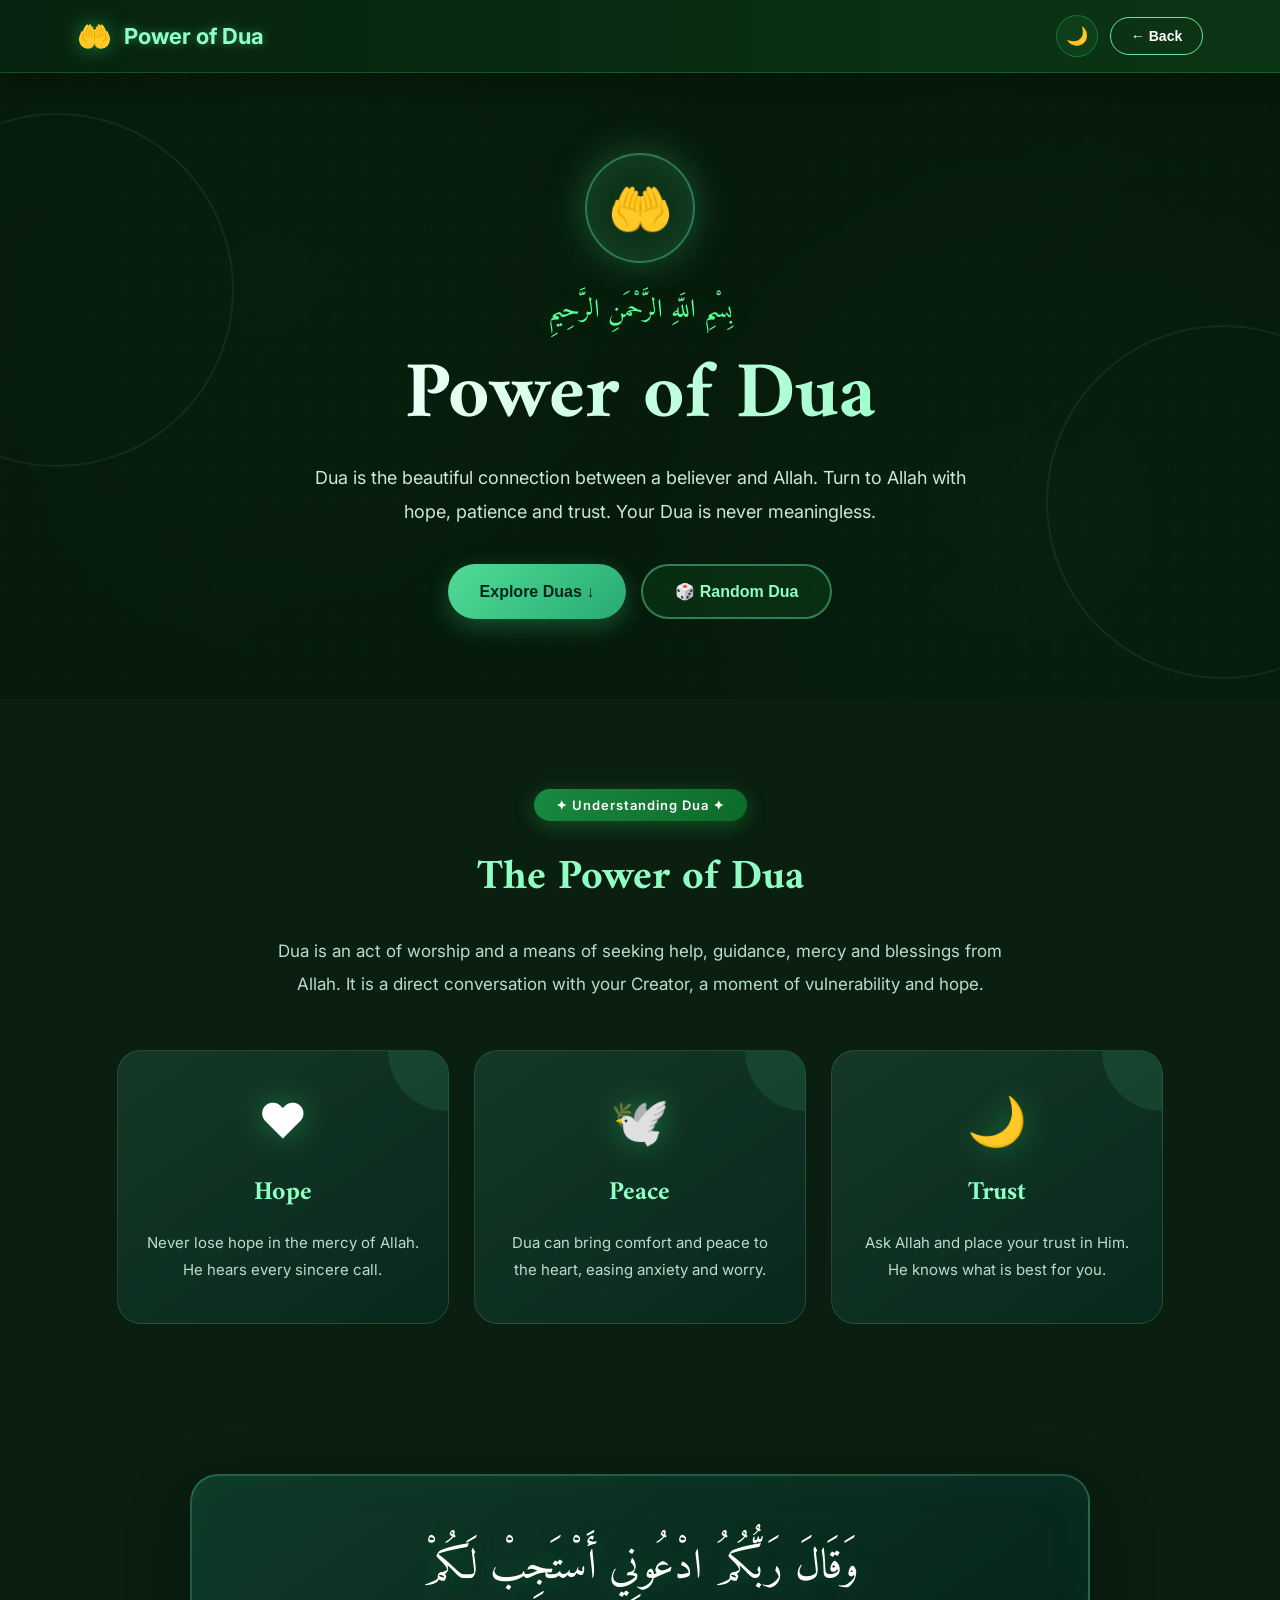
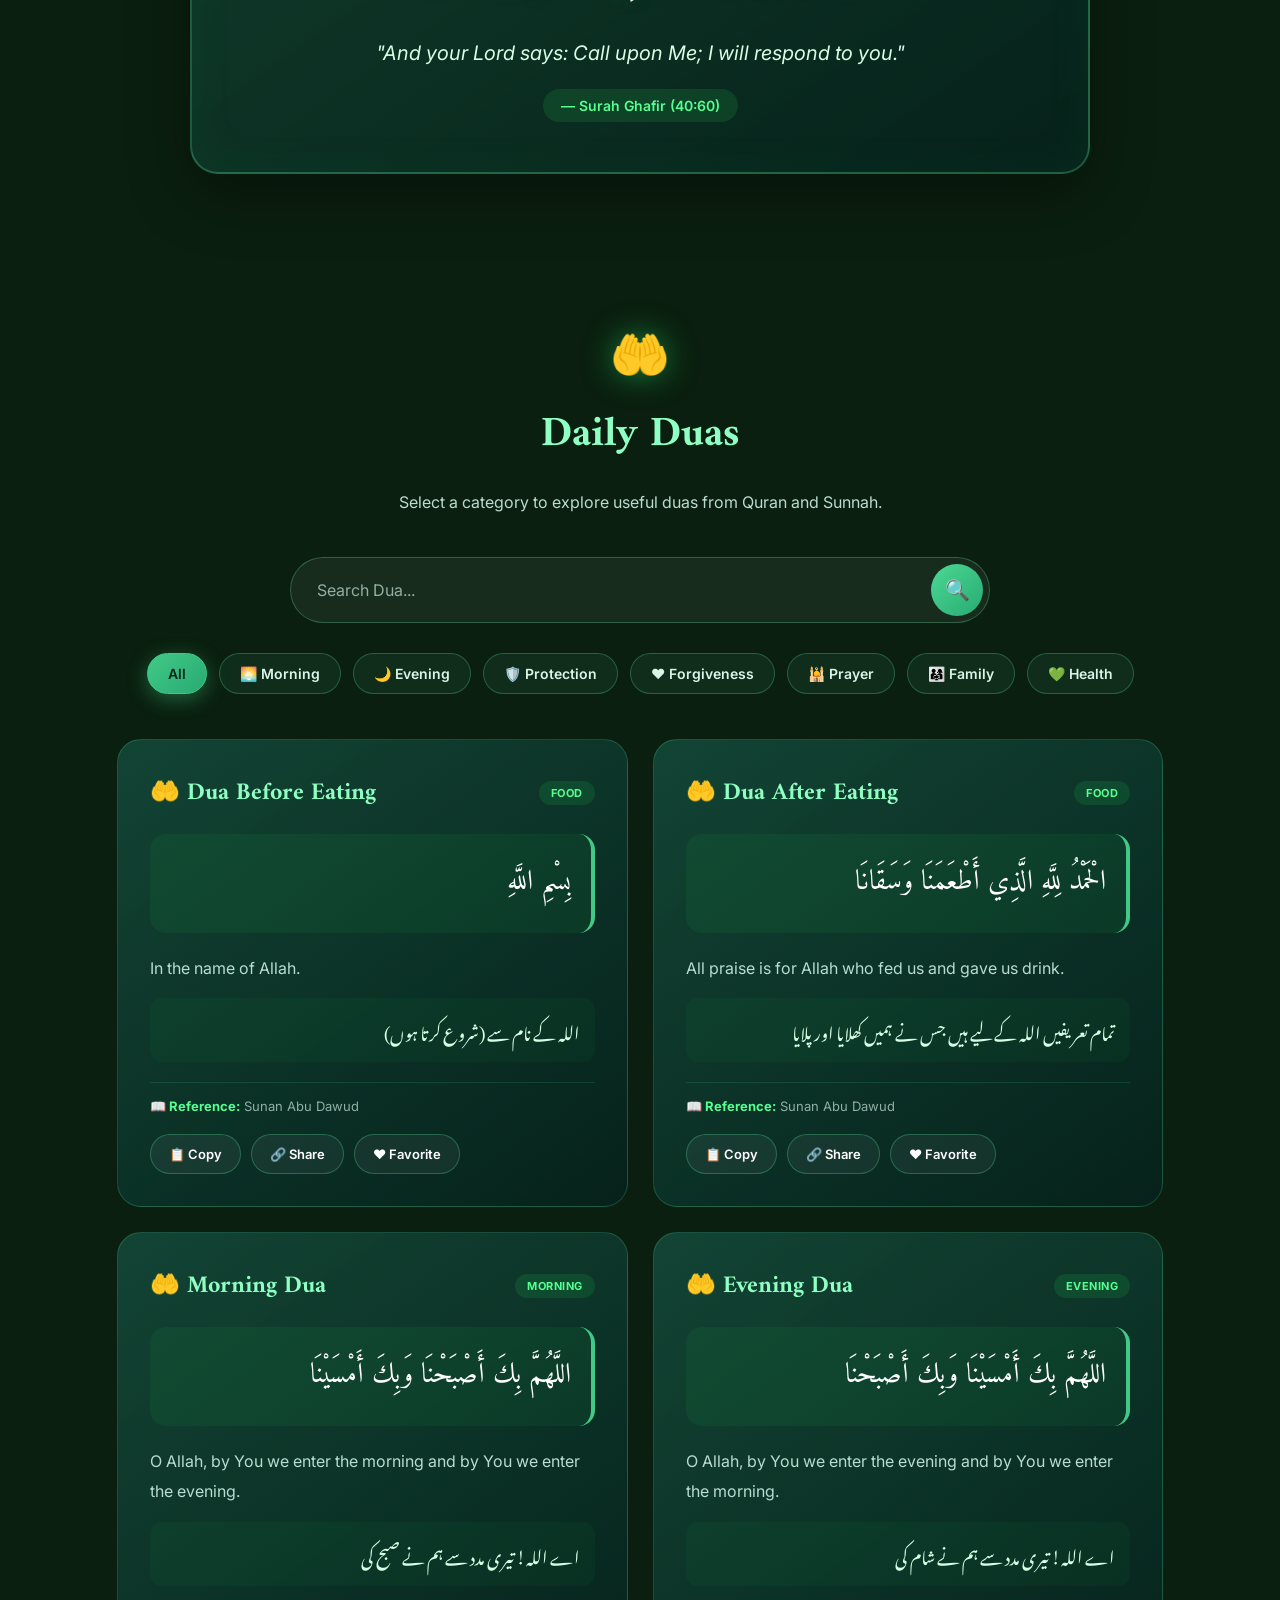
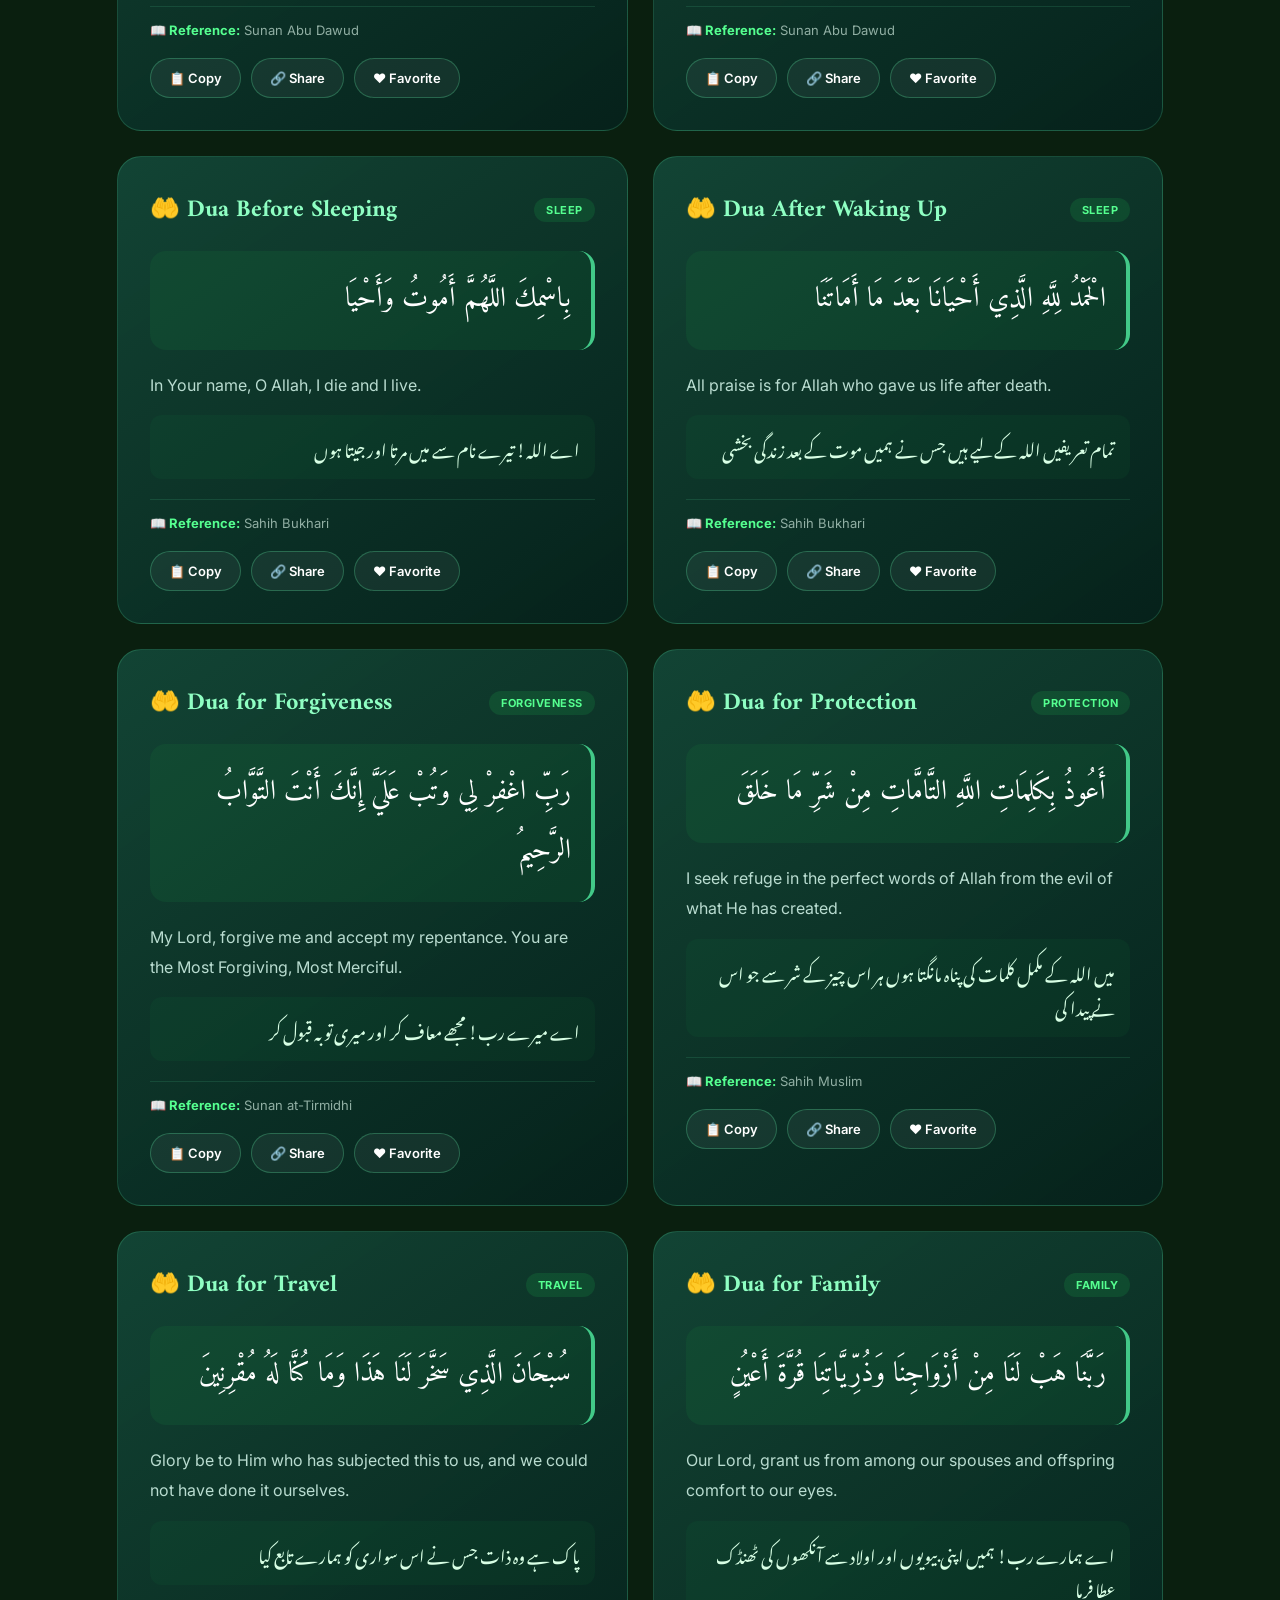
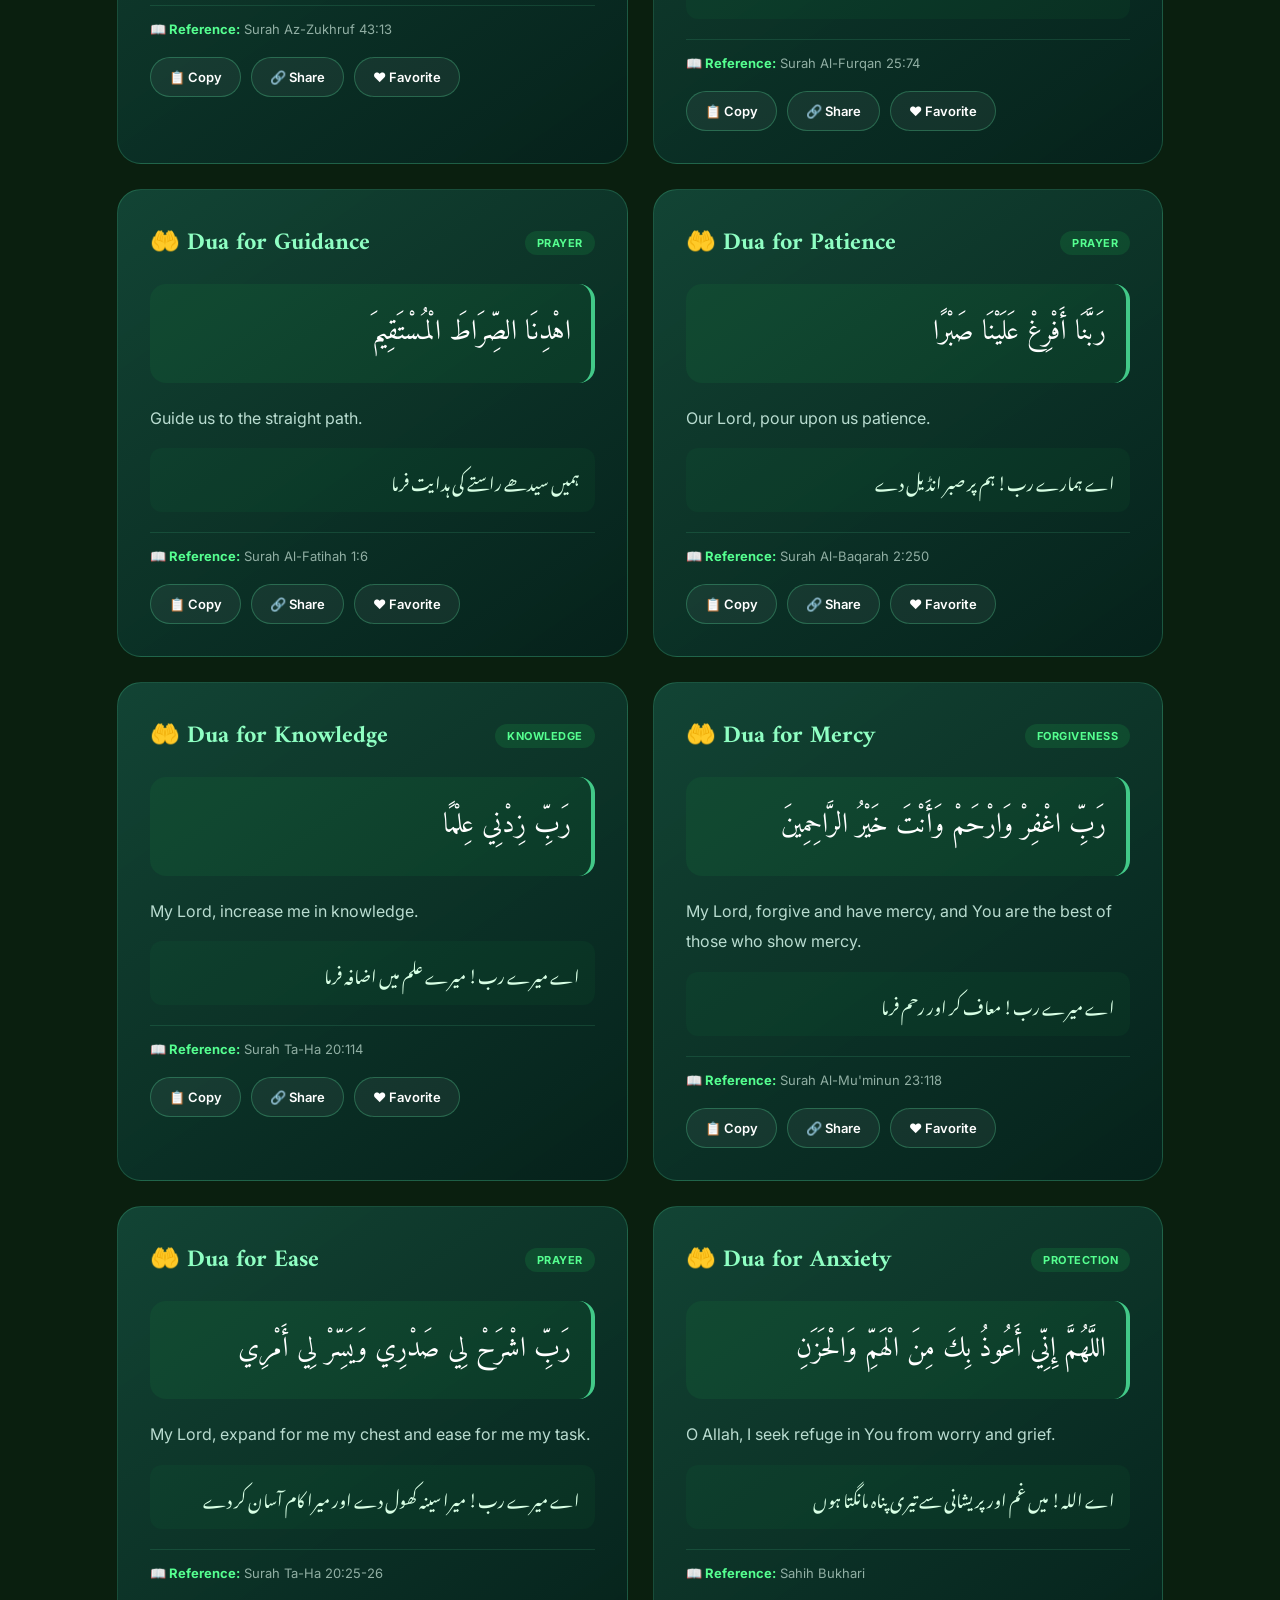
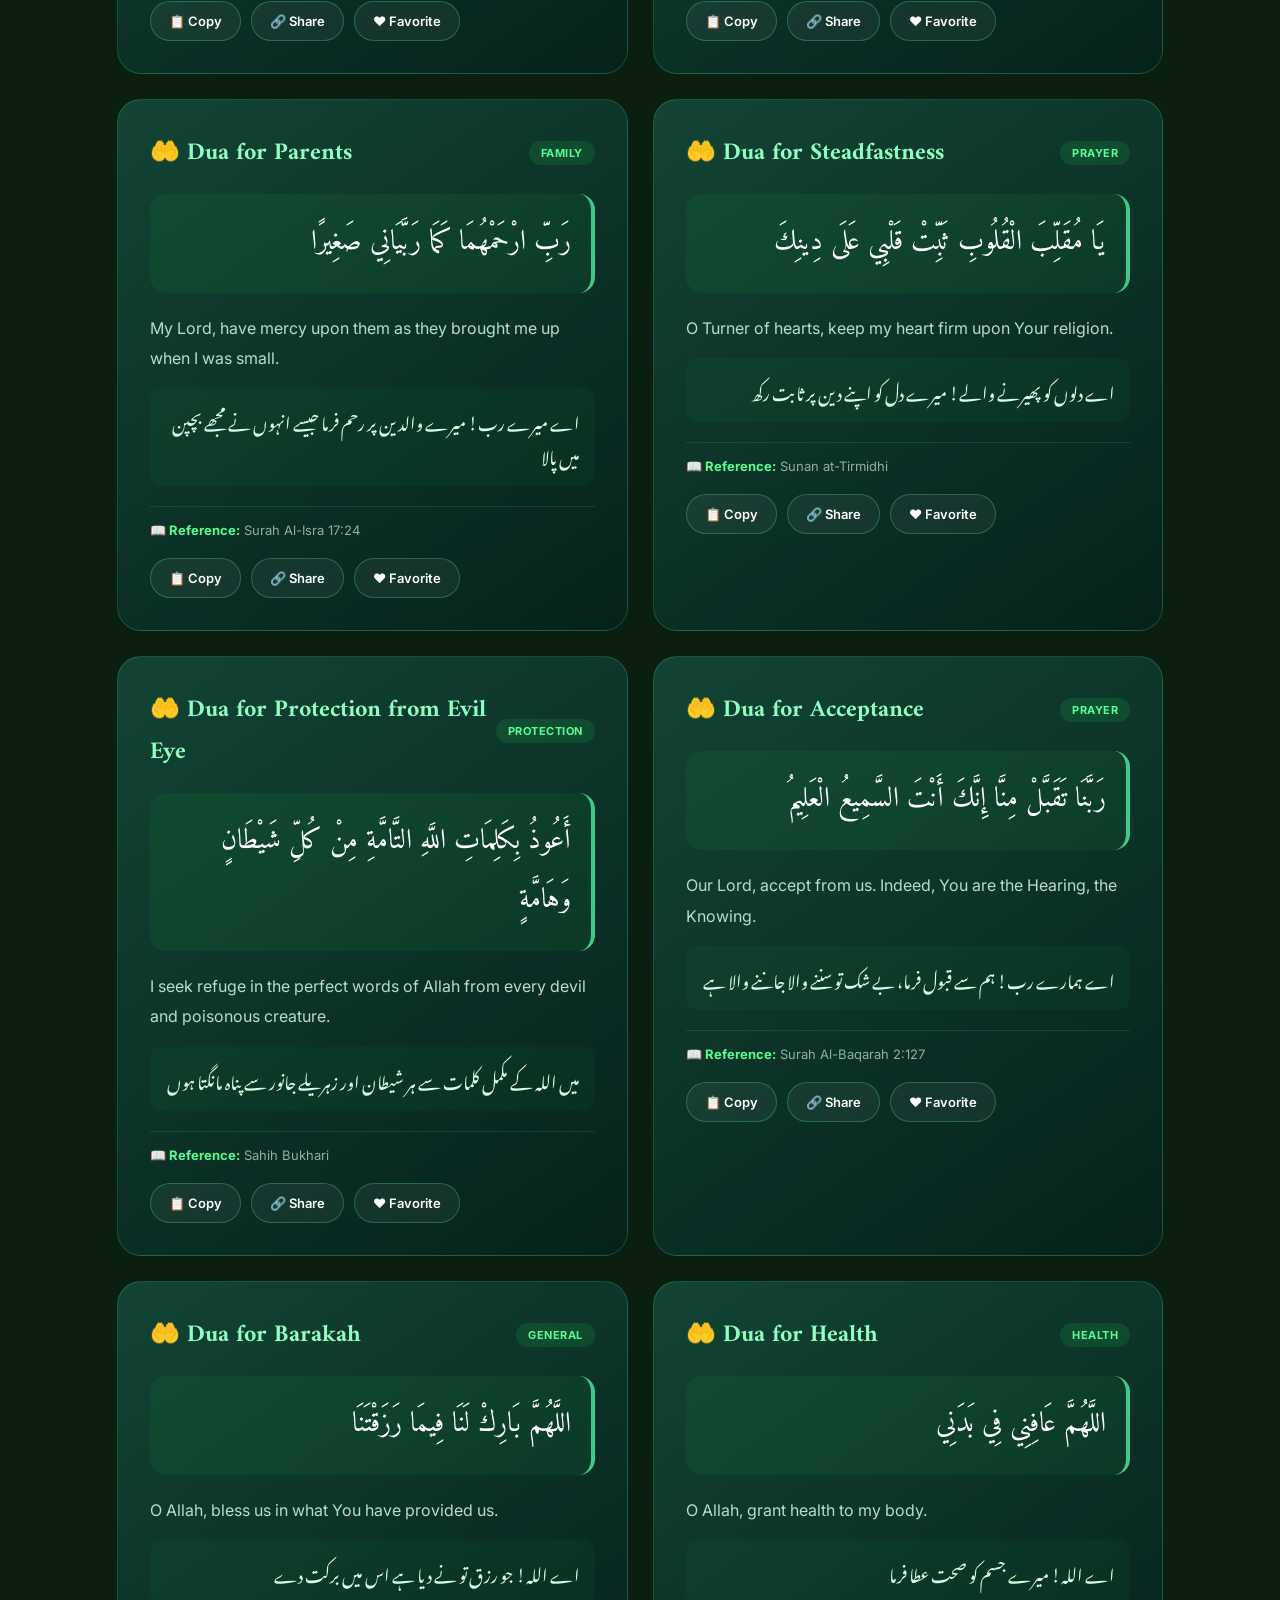
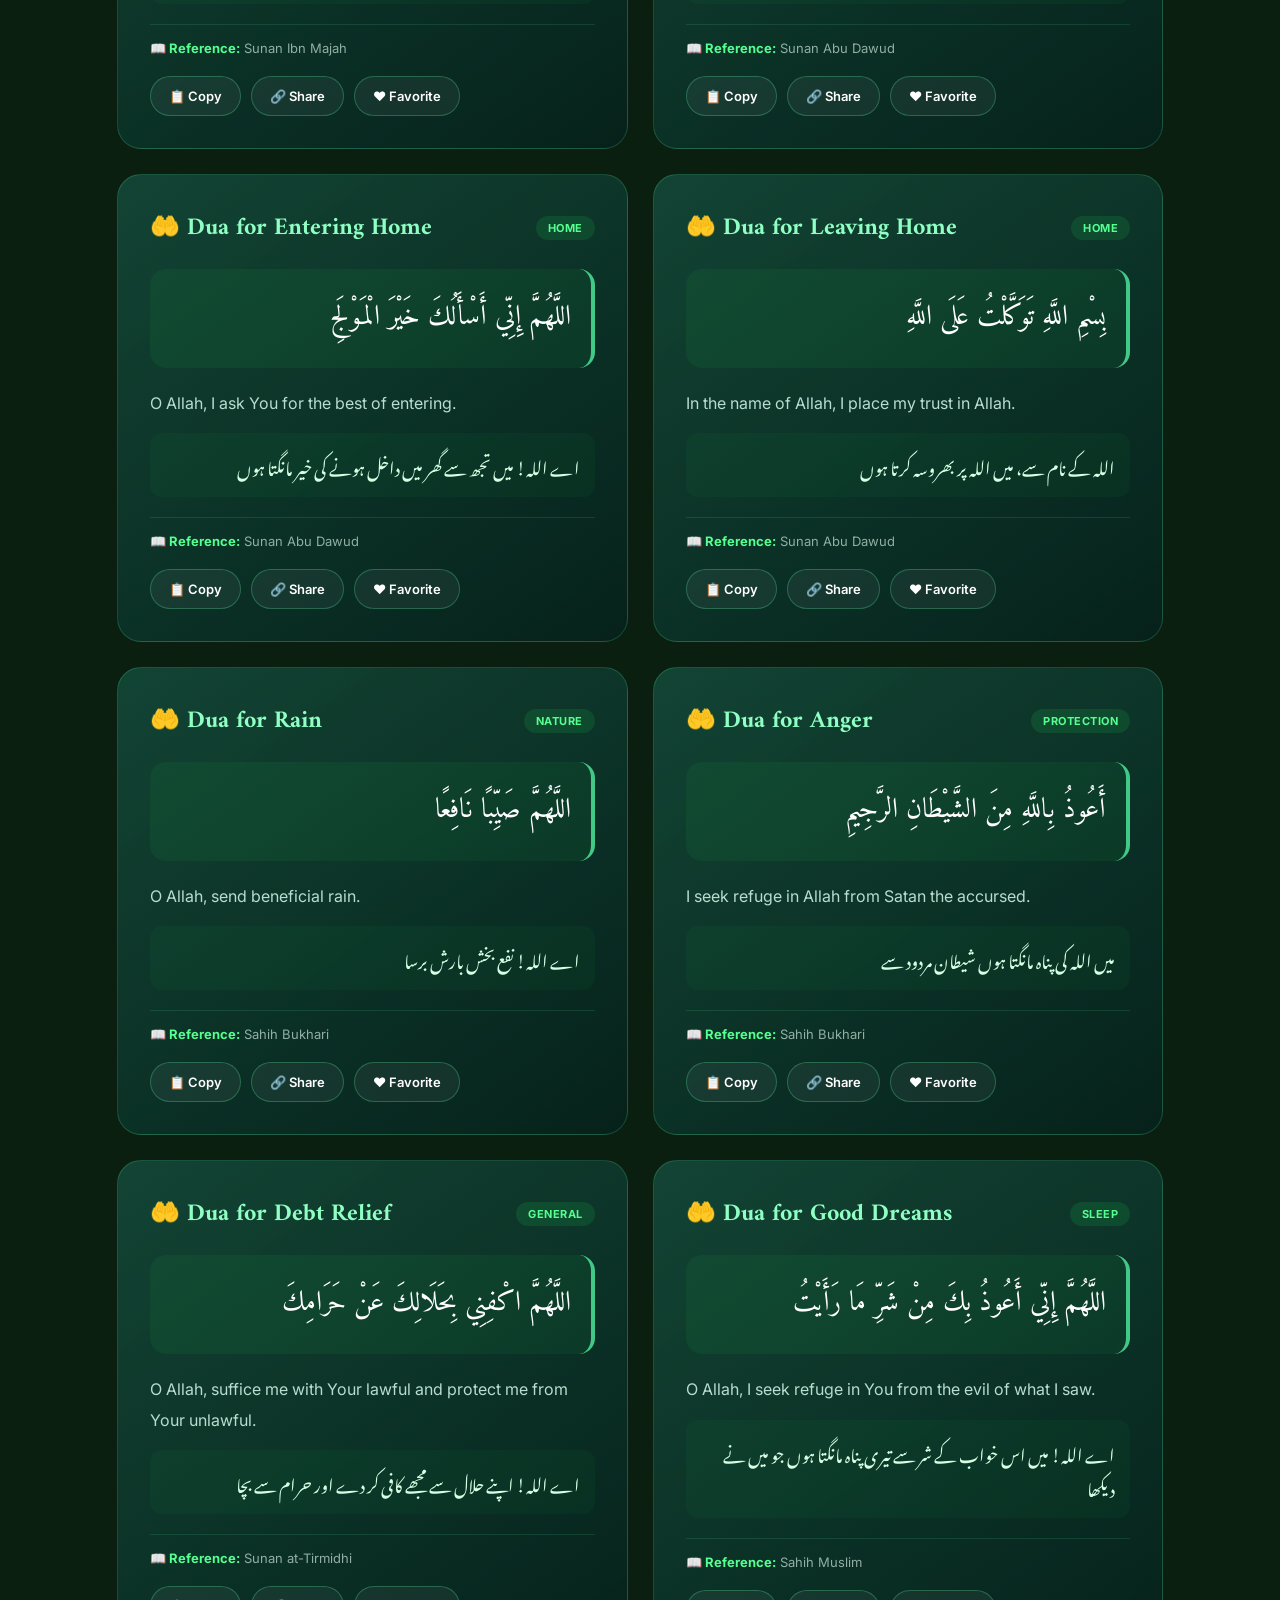
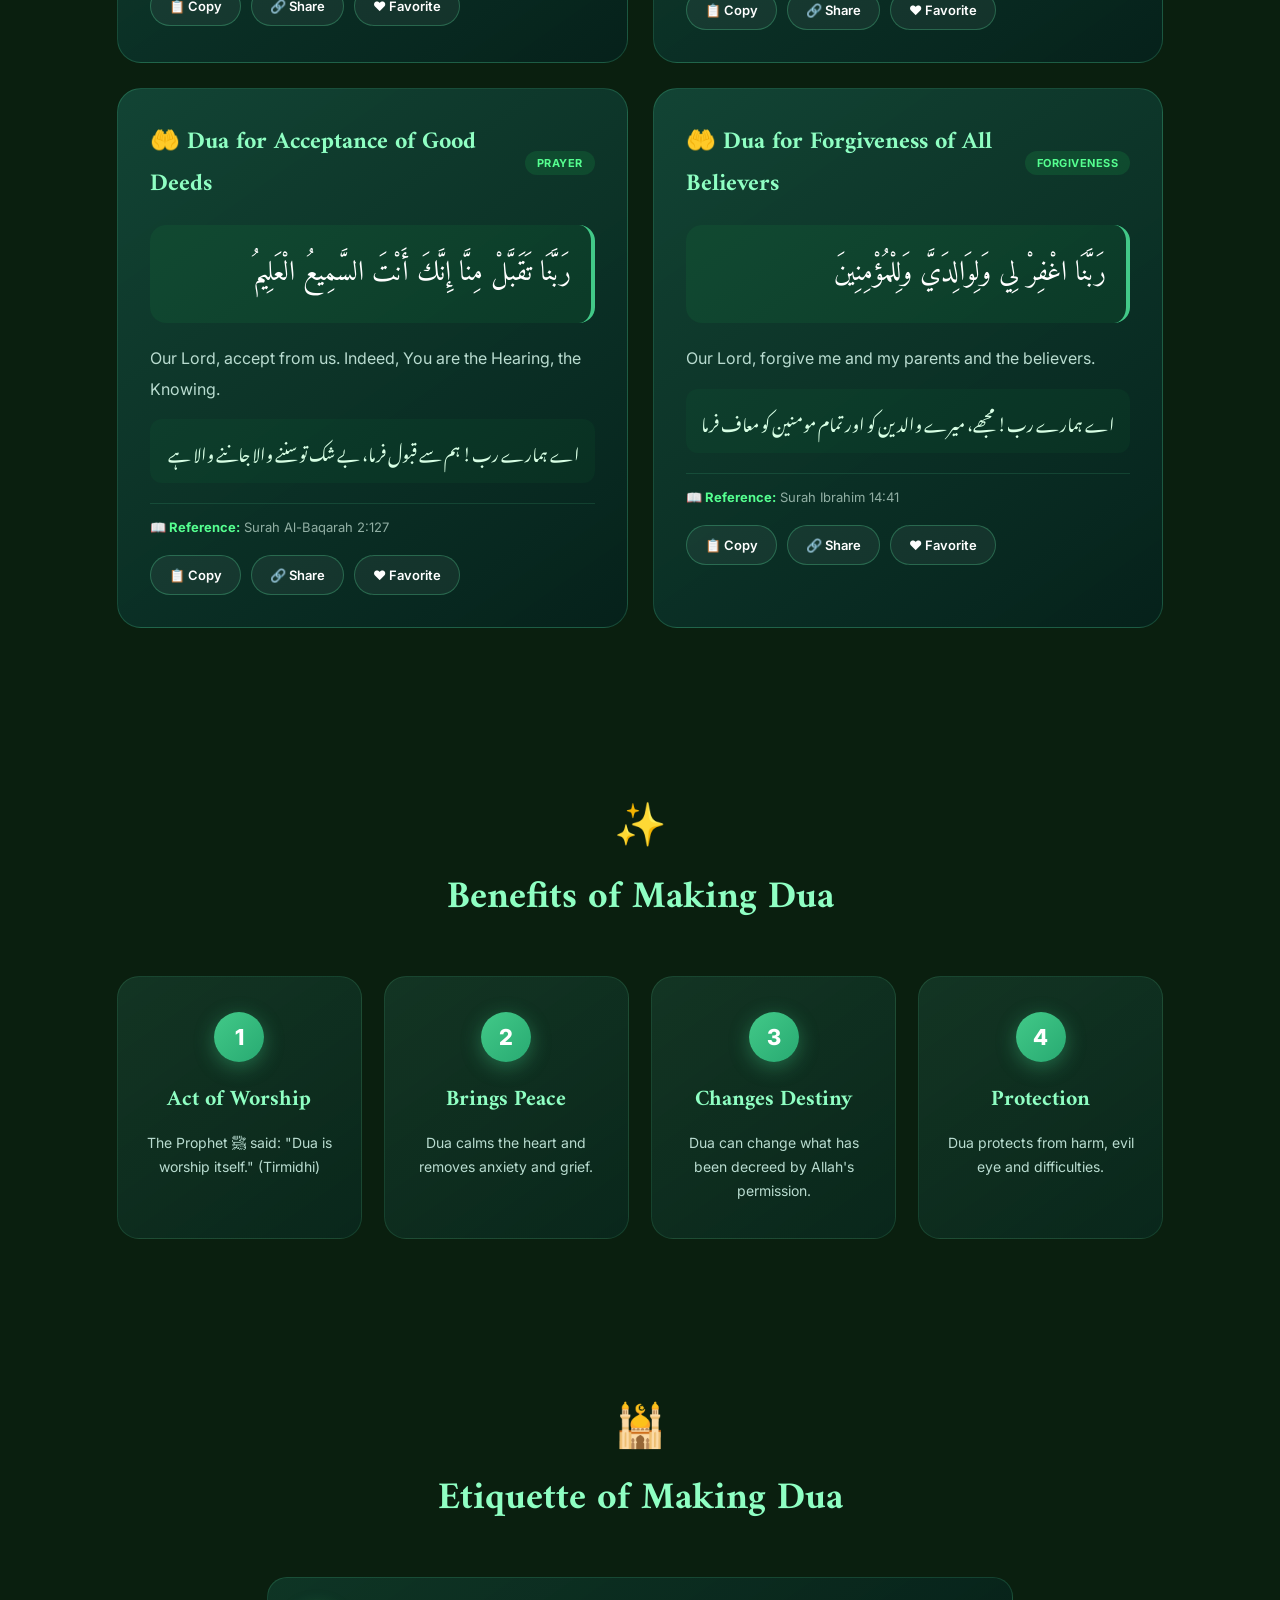
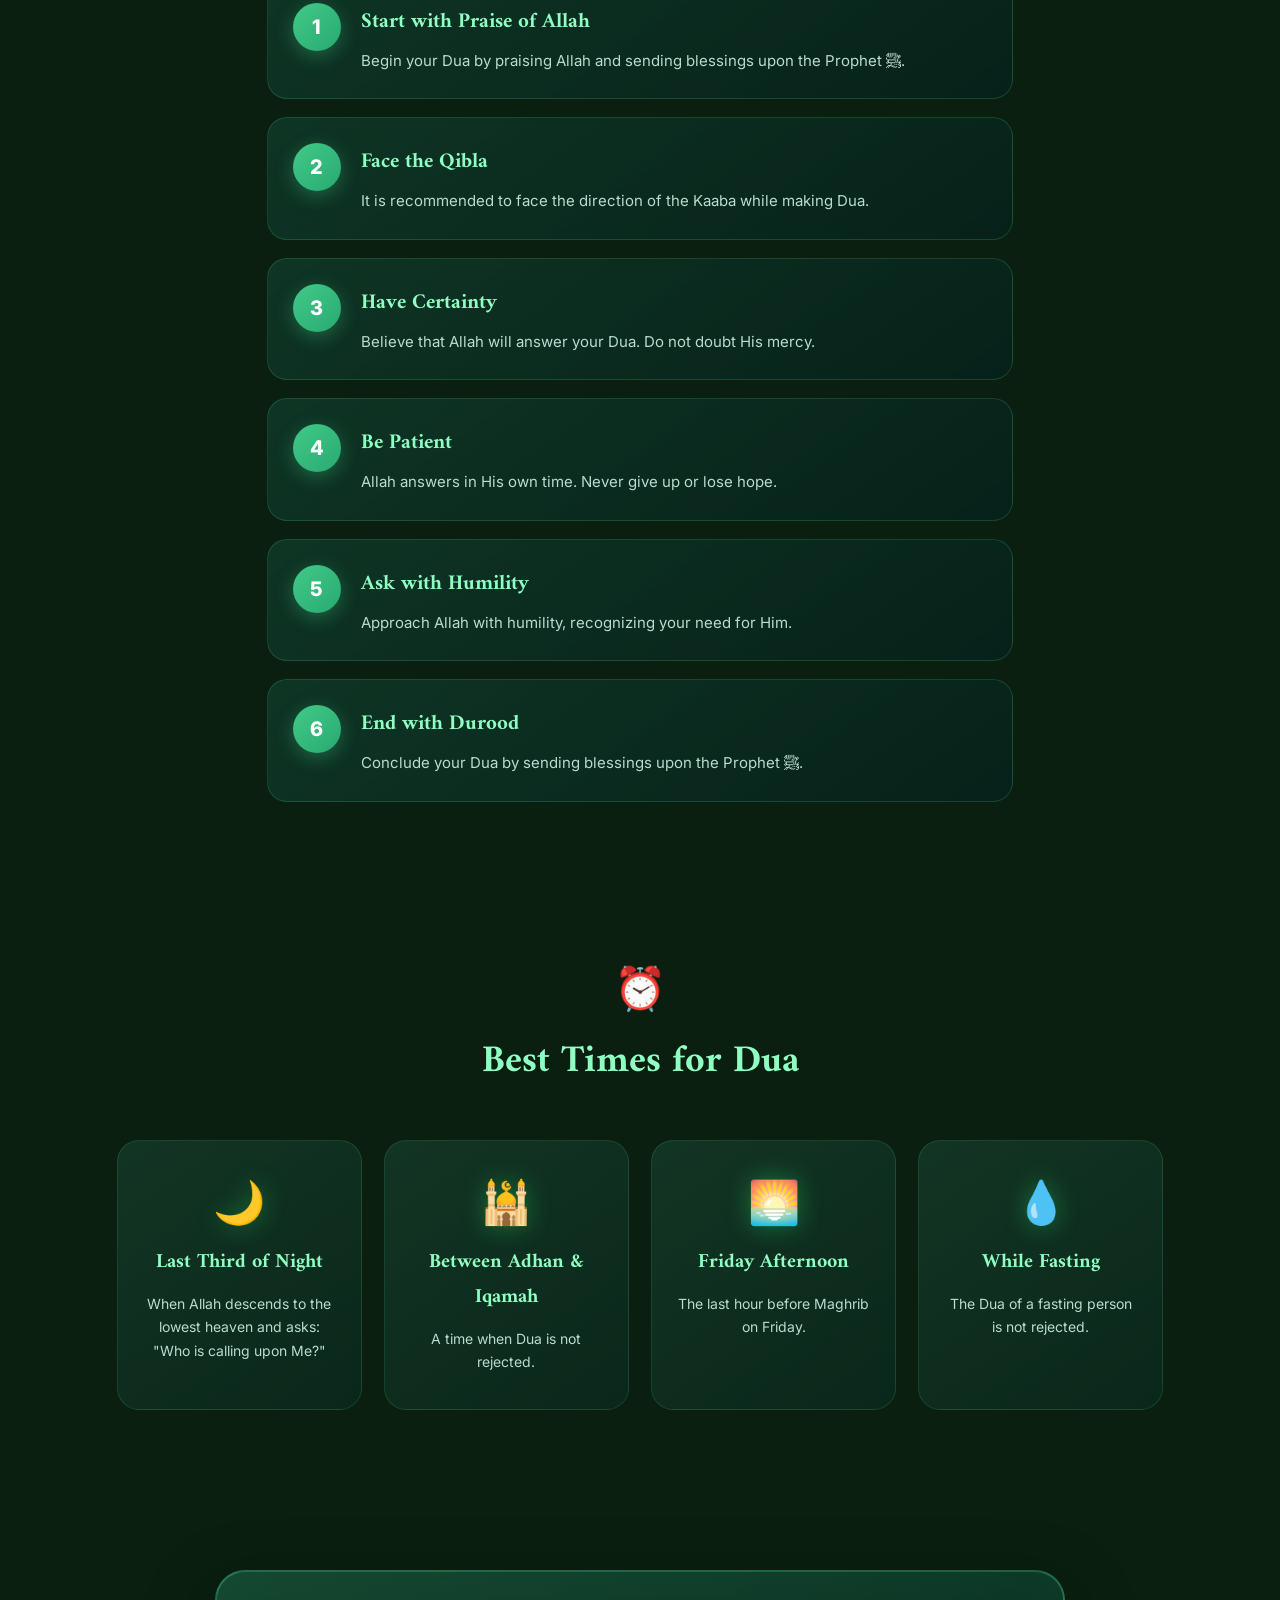
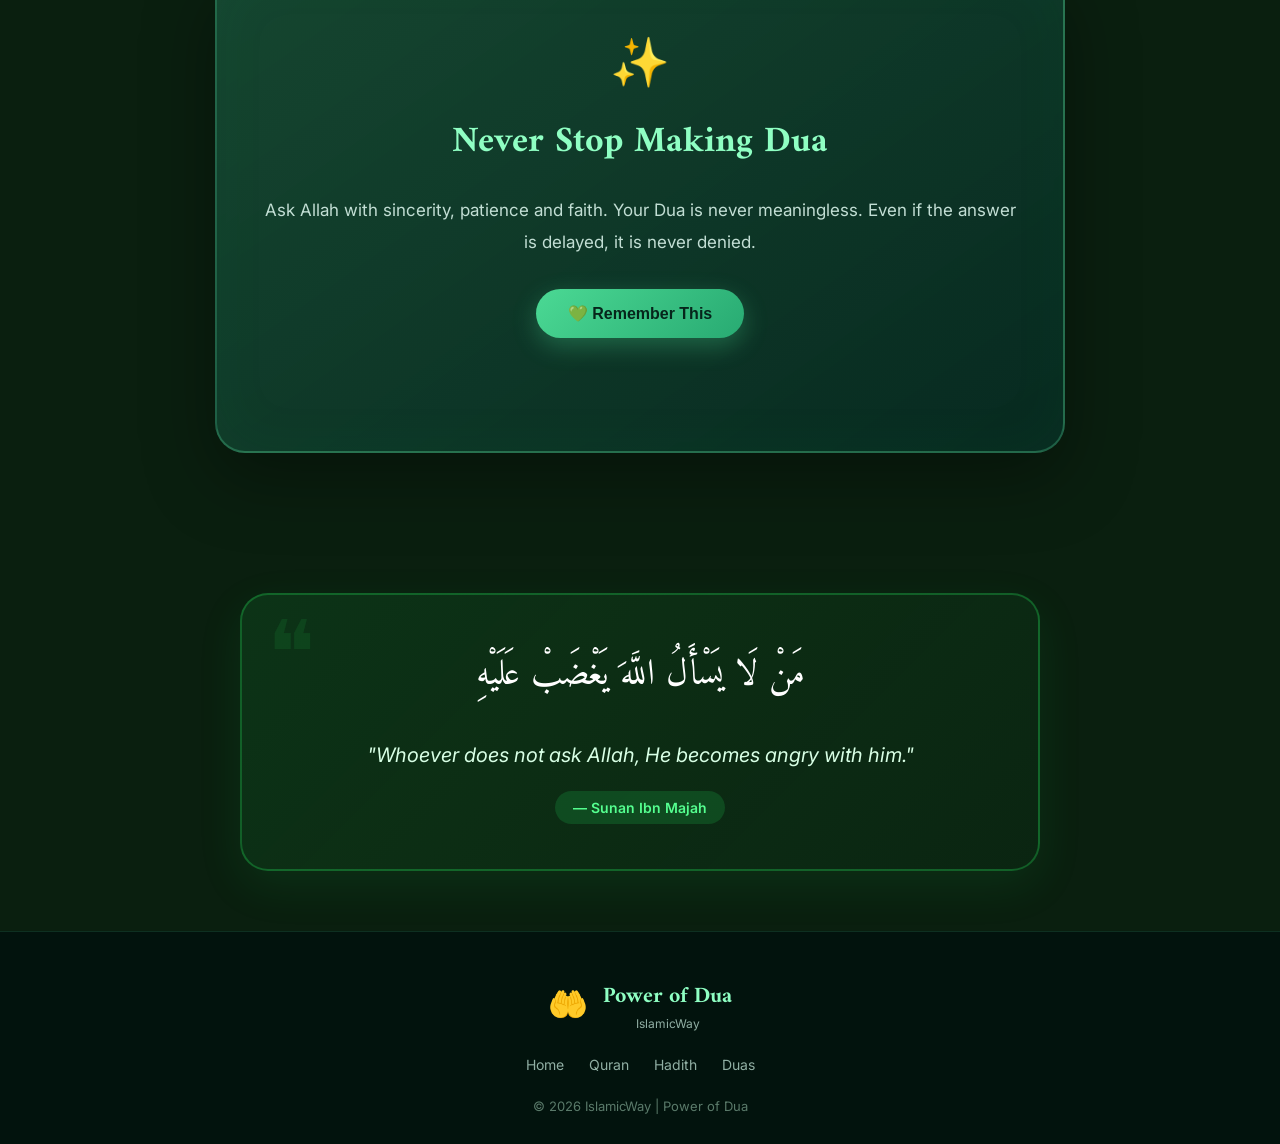
<file: power-of-dua.html>
<!DOCTYPE html>
<html lang="en">
<head>
    <meta charset="UTF-8">
    <meta name="viewport" content="width=device-width, initial-scale=1.0">
    <meta name="description" content="Power of Dua - Discover the beautiful connection between a believer and Allah. Learn about the importance, power and etiquette of making Dua.">
    <meta name="theme-color" content="#0a5c22">
    
    <title>Power of Dua | IslamicWay</title>

    <link rel="stylesheet" href="power-of-dua.css">
    <link href="https://fonts.googleapis.com/css2?family=Amiri:wght@400;700&family=Inter:wght@400;500;600;700&family=Noto+Nastaliq+Urdu:wght@400;700&display=swap" rel="stylesheet">
</head>

<body>

    <!-- Header -->
    <header class="dua-header">
        <div class="logo">
            <span class="logo-icon">🤲</span>
            <span class="logo-text">Power of Dua</span>
        </div>

        <div class="header-actions">
            <button class="theme-btn" id="themeBtn" aria-label="Toggle Theme">🌙</button>
            <button class="back-btn" onclick="goBack()">← Back</button>
        </div>
    </header>


    <!-- Hero Section -->
    <section class="dua-hero">
        <div class="hero-overlay"></div>
        <div class="hero-content">
            <div class="dua-icon">🤲</div>
            <div class="bismillah">بِسْمِ اللَّهِ الرَّحْمَنِ الرَّحِيمِ</div>
            <h1>Power of Dua</h1>
            <p>
                Dua is the beautiful connection between a believer and Allah. 
                Turn to Allah with hope, patience and trust. Your Dua is never meaningless.
            </p>
            <div class="hero-buttons">
                <button class="explore-btn" onclick="scrollToDuas()">
                    Explore Duas ↓
                </button>
                <button class="random-dua-btn" onclick="showRandomDua()">
                    🎲 Random Dua
                </button>
            </div>
        </div>
    </section>


    <!-- Introduction Section -->
    <section class="dua-introduction">
        <div class="section-badge">✦ Understanding Dua ✦</div>
        <h2>The Power of Dua</h2>
        <p class="intro-text">
            Dua is an act of worship and a means of seeking help, guidance, mercy and blessings from Allah. 
            It is a direct conversation with your Creator, a moment of vulnerability and hope.
        </p>

        <div class="dua-cards">
            <div class="dua-card">
                <span class="card-icon">❤️</span>
                <h3>Hope</h3>
                <p>Never lose hope in the mercy of Allah. He hears every sincere call.</p>
            </div>

            <div class="dua-card">
                <span class="card-icon">🕊️</span>
                <h3>Peace</h3>
                <p>Dua can bring comfort and peace to the heart, easing anxiety and worry.</p>
            </div>

            <div class="dua-card">
                <span class="card-icon">🌙</span>
                <h3>Trust</h3>
                <p>Ask Allah and place your trust in Him. He knows what is best for you.</p>
            </div>
        </div>
    </section>


    <!-- Quran Verse Section -->
    <section class="quran-verse-section">
        <div class="verse-card">
            <div class="verse-arabic">
                وَقَالَ رَبُّكُمُ ادْعُونِي أَسْتَجِبْ لَكُمْ
            </div>
            <p class="verse-translation">
                "And your Lord says: Call upon Me; I will respond to you."
            </p>
            <span class="verse-reference">— Surah Ghafir (40:60)</span>
        </div>
    </section>


    <!-- Daily Dua Section -->
    <section class="daily-dua" id="duaSection">

        <div class="section-heading">
            <span class="heading-icon">🤲</span>
            <h2>Daily Duas</h2>
            <p>Select a category to explore useful duas from Quran and Sunnah.</p>
        </div>


        <!-- Search -->
        <div class="dua-search">
            <input
                type="text"
                id="duaSearch"
                placeholder="Search Dua..."
                oninput="searchDua()"
                autocomplete="off"
            >
            <button onclick="searchDua()">🔍</button>
        </div>


        <!-- Categories -->
        <div class="categories">
            <button class="cat-btn active" onclick="filterDuas('all', this)">All</button>
            <button class="cat-btn" onclick="filterDuas('morning', this)">🌅 Morning</button>
            <button class="cat-btn" onclick="filterDuas('evening', this)">🌙 Evening</button>
            <button class="cat-btn" onclick="filterDuas('protection', this)">🛡️ Protection</button>
            <button class="cat-btn" onclick="filterDuas('forgiveness', this)">❤️ Forgiveness</button>
            <button class="cat-btn" onclick="filterDuas('prayer', this)">🕌 Prayer</button>
            <button class="cat-btn" onclick="filterDuas('family', this)">👨‍👩‍👧 Family</button>
            <button class="cat-btn" onclick="filterDuas('health', this)">💚 Health</button>
        </div>


        <!-- Dynamic Dua Container -->
        <div id="duaContainer" class="dua-container">
            <!-- Duas will be loaded here dynamically -->
        </div>

    </section>


    <!-- Benefits Section -->
    <section class="dua-benefits">
        <div class="benefits-heading">
            <span>✨</span>
            <h2>Benefits of Making Dua</h2>
        </div>
        
        <div class="benefits-grid">
            <div class="benefit-card">
                <span class="benefit-number">1</span>
                <h3>Act of Worship</h3>
                <p>The Prophet ﷺ said: "Dua is worship itself." (Tirmidhi)</p>
            </div>
            <div class="benefit-card">
                <span class="benefit-number">2</span>
                <h3>Brings Peace</h3>
                <p>Dua calms the heart and removes anxiety and grief.</p>
            </div>
            <div class="benefit-card">
                <span class="benefit-number">3</span>
                <h3>Changes Destiny</h3>
                <p>Dua can change what has been decreed by Allah's permission.</p>
            </div>
            <div class="benefit-card">
                <span class="benefit-number">4</span>
                <h3>Protection</h3>
                <p>Dua protects from harm, evil eye and difficulties.</p>
            </div>
        </div>
    </section>


    <!-- Etiquette Section -->
    <section class="dua-etiquette">
        <div class="etiquette-heading">
            <span>🕌</span>
            <h2>Etiquette of Making Dua</h2>
        </div>
        
        <div class="etiquette-list">
            <div class="etiquette-item">
                <span class="etiquette-icon">1</span>
                <div>
                    <h3>Start with Praise of Allah</h3>
                    <p>Begin your Dua by praising Allah and sending blessings upon the Prophet ﷺ.</p>
                </div>
            </div>
            <div class="etiquette-item">
                <span class="etiquette-icon">2</span>
                <div>
                    <h3>Face the Qibla</h3>
                    <p>It is recommended to face the direction of the Kaaba while making Dua.</p>
                </div>
            </div>
            <div class="etiquette-item">
                <span class="etiquette-icon">3</span>
                <div>
                    <h3>Have Certainty</h3>
                    <p>Believe that Allah will answer your Dua. Do not doubt His mercy.</p>
                </div>
            </div>
            <div class="etiquette-item">
                <span class="etiquette-icon">4</span>
                <div>
                    <h3>Be Patient</h3>
                    <p>Allah answers in His own time. Never give up or lose hope.</p>
                </div>
            </div>
            <div class="etiquette-item">
                <span class="etiquette-icon">5</span>
                <div>
                    <h3>Ask with Humility</h3>
                    <p>Approach Allah with humility, recognizing your need for Him.</p>
                </div>
            </div>
            <div class="etiquette-item">
                <span class="etiquette-icon">6</span>
                <div>
                    <h3>End with Durood</h3>
                    <p>Conclude your Dua by sending blessings upon the Prophet ﷺ.</p>
                </div>
            </div>
        </div>
    </section>


    <!-- Best Times Section -->
    <section class="best-times">
        <div class="times-heading">
            <span>⏰</span>
            <h2>Best Times for Dua</h2>
        </div>
        
        <div class="times-grid">
            <div class="time-card">
                <span class="time-icon">🌙</span>
                <h3>Last Third of Night</h3>
                <p>When Allah descends to the lowest heaven and asks: "Who is calling upon Me?"</p>
            </div>
            <div class="time-card">
                <span class="time-icon">🕌</span>
                <h3>Between Adhan & Iqamah</h3>
                <p>A time when Dua is not rejected.</p>
            </div>
            <div class="time-card">
                <span class="time-icon">🌅</span>
                <h3>Friday Afternoon</h3>
                <p>The last hour before Maghrib on Friday.</p>
            </div>
            <div class="time-card">
                <span class="time-icon">💧</span>
                <h3>While Fasting</h3>
                <p>The Dua of a fasting person is not rejected.</p>
            </div>
        </div>
    </section>


    <!-- Dua Message Section -->
    <section class="dua-message">
        <div class="message-box">
            <span class="message-icon">✨</span>
            <h2>Never Stop Making Dua</h2>
            <p>
                Ask Allah with sincerity, patience and faith.
                Your Dua is never meaningless. Even if the answer is delayed, 
                it is never denied.
            </p>
            <button class="message-btn" onclick="showDuaMessage()">
                💚 Remember This
            </button>
            <div id="duaMessage"></div>
        </div>
    </section>


    <!-- Hadith Section -->
    <section class="hadith-section">
        <div class="hadith-card">
            <div class="hadith-arabic">
                مَنْ لَا يَسْأَلُ اللَّهَ يَغْضَبْ عَلَيْهِ
            </div>
            <p class="hadith-translation">
                "Whoever does not ask Allah, He becomes angry with him."
            </p>
            <span class="hadith-source">— Sunan Ibn Majah</span>
        </div>
    </section>


    <!-- Footer -->
    <footer class="dua-footer">
        <div class="footer-content">
            <div class="footer-logo">
                
                <span>🤲</span>
                <div>
                    <h3>Power of Dua</h3>
                    <p>IslamicWay</p>
                </div>
            </div>
            <div class="footer-links">
                <a href="index.html">Home</a>
                <a href="index.html#quran">Quran</a>
                <a href="index.html#hadith">Hadith</a>
                <a href="index.html#duas">Duas</a>
            </div>
            <p class="copyright">© 2026 IslamicWay | Power of Dua</p>
        </div>
    </footer>


    <!-- JavaScript -->
    <script src="power-of-dua.js"></script>

</body>
</html>
</file>
<file: style.css>
/* =========================================================
   ISLAMICWAY WEBSITE - GREEN THEME
   ========================================================= */

* {
    margin: 0;
    padding: 0;
    box-sizing: border-box;
}

html { scroll-behavior: smooth; }

body {
    font-family: "Inter", sans-serif;
    background: #0a1f0f;
    color: #ffffff;
    min-height: 100vh;
}

/* =========================================================
   MAIN WEBSITE
========================================================= */

.website {
    width: 100%;
    min-height: 100vh;
    overflow: hidden;
    background:
        radial-gradient(circle at 50% 0%, rgba(34, 139, 34, 0.18), transparent 35%),
        linear-gradient(180deg, #061a0a 0%, #0a2e12 50%, #061a0a 100%);
}

/* =========================================================
   HEADER
========================================================= */

.header {
    width: 100%;
    padding: 18px 5%;
    position: relative;
    z-index: 100;
}

.header-container {
    max-width: 1350px;
    margin: auto;
    min-height: 68px;
    display: flex;
    align-items: center;
    justify-content: space-between;
    padding: 10px 25px;
    border: 1px solid rgba(34, 200, 80, 0.45);
    border-radius: 30px;
    background: linear-gradient(90deg, rgba(8, 35, 15, 0.96), rgba(12, 55, 22, 0.94));
    box-shadow: 0 10px 35px rgba(0, 0, 0, 0.35), inset 0 0 25px rgba(34, 180, 80, 0.05);
    backdrop-filter: blur(20px);
}

/* LOGO */
.logo {
    display: flex;
    align-items: center;
    gap: 12px;
    cursor: pointer;
    user-select: none;
}

.logo-icon {
    width: 45px;
    height: 45px;
    display: flex;
    align-items: center;
    justify-content: center;
    border-radius: 14px;
    font-size: 27px;
    color: #8bffb0;
    background: linear-gradient(145deg, #0a5c22, #062e10);
    border: 1px solid rgba(50, 220, 100, 0.55);
    box-shadow: 0 0 18px rgba(34, 200, 80, 0.35);
}

.logo-text h2 {
    font-family: "Amiri", serif;
    font-size: 24px;
    line-height: 24px;
    color: #ffffff;
}

.logo-text span {
    font-size: 10px;
    color: #9be8b0;
    letter-spacing: 0.5px;
}

/* NAVIGATION */
.navigation {
    display: flex;
    align-items: center;
    gap: 8px;
}

.nav-link {
    text-decoration: none;
    color: #dcffe4;
    font-size: 14px;
    font-weight: 500;
    padding: 11px 15px;
    border-radius: 25px;
    transition: color 0.3s ease, background 0.3s ease, box-shadow 0.3s ease, transform 0.3s ease;
}

.nav-link:hover {
    color: #ffffff;
    background: rgba(34, 200, 80, 0.12);
    box-shadow: 0 0 15px rgba(34, 200, 80, 0.12);
}

.nav-link.active {
    color: #ffffff;
    background: linear-gradient(135deg, #1eaa4e, #0d7a2e);
    box-shadow: 0 5px 20px rgba(34, 200, 80, 0.3);
}

/* HEADER ACTIONS */
.header-actions {
    display: flex;
    align-items: center;
    gap: 10px;
}

.icon-button, .theme-button, .language-button {
    border: none;
    cursor: pointer;
    color: #ffffff;
    background: transparent;
    transition: 0.3s ease;
}

.icon-button { font-size: 18px; }
.icon-button:hover { transform: scale(1.15); }

.theme-button {
    width: 35px;
    height: 35px;
    border-radius: 50%;
    background: rgba(255, 255, 255, 0.08);
}
.theme-button:hover { background: rgba(34, 200, 80, 0.2); }

.language-button {
    padding: 9px 16px;
    border: 1px solid rgba(34, 200, 80, 0.5);
    border-radius: 22px;
    font-family: "Amiri", serif;
    font-size: 14px;
    background: rgba(12, 80, 30, 0.25);
}
.language-button:hover {
    background: rgba(34, 200, 80, 0.2);
    box-shadow: 0 0 15px rgba(34, 200, 80, 0.25);
}

/* PAGE SYSTEM */
.page { width: 100%; min-height: 100vh; }
.page.active-page { display: block; }
.page:not(.active-page) { display: none; }

/* HERO — WITH SLIDESHOW */
.hero {
    max-width: 1450px;
    min-height: 560px;
    margin: 0 auto;
    position: relative;
    overflow: hidden;
    display: flex;
    align-items: center;
    padding: 70px 7%;
    border-radius: 0 0 30px 30px;
    border: 1px solid rgba(34, 200, 80, 0.2);
    background: #0a2e12;
}

/* SLIDESHOW CONTAINER */
.hero-slideshow {
    position: absolute;
    inset: 0;
    z-index: 1;
}

/* INDIVIDUAL SLIDE */
.hero-slide {
    position: absolute;
    inset: 0;
    background-size: cover;
    background-position: center;
    background-repeat: no-repeat;
    opacity: 0;
    transform: scale(1.1);
    transition: opacity 1.8s ease-in-out, transform 6s ease-out;
    will-change: opacity, transform;
}

/* ACTIVE SLIDE */
.hero-slide.active {
    opacity: 1;
    transform: scale(1);
    animation: kenBurns 6s ease-in-out infinite alternate;
}

/* KEN BURNS (ZOOM) EFFECT */
@keyframes kenBurns {
    0%   { transform: scale(1); }
    100% { transform: scale(1.12); }
}

/* GRADIENT OVERLAY — Text readable rakhne ke liye */
.hero-overlay {
    position: absolute;
    inset: 0;
    z-index: 2;
    background: linear-gradient(
        90deg,
        rgba(6, 26, 10, 0.88) 0%,
        rgba(6, 26, 10, 0.65) 45%,
        rgba(6, 26, 10, 0.35) 100%
    );
    pointer-events: none;
}

/* HERO CONTENT (Text) */
.hero-content {
    position: relative;
    z-index: 5;
    max-width: 650px;
    animation: heroTextFadeIn 1.2s ease-out;
}

@keyframes heroTextFadeIn {
    from { opacity: 0; transform: translateY(25px); }
    to   { opacity: 1; transform: translateY(0); }
}

/* HERO DECORATIONS */
.hero::before {
    content: "";
    position: absolute;
    width: 700px;
    height: 700px;
    right: -180px;
    top: -200px;
    border: 2px solid rgba(80, 220, 130, 0.08);
    border-radius: 50% 50% 0 0;
    transform: rotate(-12deg);
    z-index: 3;
    pointer-events: none;
}

.hero::after {
    content: "";
    position: absolute;
    width: 450px;
    height: 450px;
    right: 10%;
    top: 10%;
    background: rgba(34, 180, 80, 0.13);
    filter: blur(80px);
    border-radius: 50%;
    z-index: 3;
    pointer-events: none;
}

/* SLIDER DOTS */
.hero-dots {
    position: absolute;
    bottom: 30px;
    left: 50%;
    transform: translateX(-50%);
    z-index: 6;
    display: flex;
    gap: 12px;
}

.hero-dot {
    width: 12px;
    height: 12px;
    border-radius: 50%;
    background: rgba(255, 255, 255, 0.35);
    border: 2px solid rgba(255, 255, 255, 0.5);
    cursor: pointer;
    transition: all 0.35s ease;
    position: relative;
}

.hero-dot:hover {
    background: rgba(255, 255, 255, 0.7);
    transform: scale(1.2);
}

.hero-dot.active {
    width: 38px;
    border-radius: 10px;
    background: linear-gradient(135deg, #1ea84e, #62ff9a);
    border-color: #62ff9a;
    box-shadow: 0 0 20px rgba(98, 255, 154, 0.6);
}

/* LIGHT THEME OVERLAY */
body.light-theme .hero-overlay {
    background: linear-gradient(
        90deg,
        rgba(240, 250, 243, 0.92) 0%,
        rgba(240, 250, 243, 0.7) 45%,
        rgba(240, 250, 243, 0.35) 100%
    );
}

body.light-theme .hero-dot {
    background: rgba(10, 92, 34, 0.25);
    border-color: rgba(10, 92, 34, 0.4);
}

body.light-theme .hero-dot.active {
    background: linear-gradient(135deg, #0a7a2e, #0a5c22);
    border-color: #0a7a2e;
}

/* MOBILE RESPONSIVE */
@media (max-width: 768px) {
    .hero {
        min-height: 500px;
        padding: 55px 25px;
        border-radius: 0 0 20px 20px;
    }
    .hero-dots {
        bottom: 20px;
        gap: 8px;
    }
    .hero-dot {
        width: 10px;
        height: 10px;
    }
    .hero-dot.active {
        width: 30px;
    }
}
.bismillah {
    color: #55ff99;
    font-size: 13px;
    letter-spacing: 1px;
    margin-bottom: 22px;
}

.hero h1 {
    font-family: "Amiri", serif;
    font-size: clamp(42px, 5vw, 72px);
    line-height: 1.05;
    font-weight: 700;
    margin-bottom: 25px;
    text-shadow: 0 4px 20px rgba(0, 0, 0, 0.25);
}

.hero h1 span {
    color: #62ff9a;
    text-shadow: 0 0 25px rgba(48, 255, 120, 0.25);
}

.hero p {
    max-width: 600px;
    color: #c1eed0;
    font-size: 16px;
    line-height: 1.8;
    margin-bottom: 30px;
}

.primary-button {
    display: inline-flex;
    align-items: center;
    justify-content: center;
    gap: 13px;
    border: none;
    cursor: pointer;
    padding: 15px 24px;
    border-radius: 30px;
    color: #ffffff;
    font-size: 15px;
    font-weight: 600;
    background: linear-gradient(135deg, #1ea84e, #0d7a2e);
    box-shadow: 0 10px 30px rgba(34, 200, 80, 0.3);
    transition: 0.3s ease;
}

.primary-button span { font-size: 20px; }
.primary-button:hover {
    transform: translateY(-3px);
    box-shadow: 0 15px 35px rgba(34, 200, 80, 0.45);
}

.hero-mosque {
    position: absolute;
    right: 7%;
    bottom: 30px;
    z-index: 3;
    font-size: 260px;
    opacity: 0.85;
    filter: drop-shadow(0 0 35px rgba(34, 200, 80, 0.45));
    user-select: none;
}

/* QUICK ACCESS */
.quick-section {
    max-width: 1200px;
    margin: 30px auto;
    padding: 0 20px;
    display: grid;
    grid-template-columns: repeat(6, 1fr);
    gap: 15px;
}

.quick-card {
    min-height: 145px;
    padding: 20px 14px;
    display: flex;
    flex-direction: column;
    align-items: center;
    justify-content: center;
    text-align: center;
    cursor: pointer;
    border-radius: 20px;
    border: 1px solid rgba(34, 200, 80, 0.35);
    background: linear-gradient(145deg, rgba(12, 55, 25, 0.9), rgba(6, 28, 12, 0.9));
    transition: transform 0.3s ease, border 0.3s ease, box-shadow 0.3s ease;
}

.quick-card:hover {
    transform: translateY(-7px);
    border-color: rgba(34, 220, 100, 0.75);
    box-shadow: 0 15px 35px rgba(20, 120, 50, 0.25), inset 0 0 25px rgba(34, 180, 80, 0.05);
}

.quick-icon {
    font-size: 28px;
    margin-bottom: 10px;
    filter: drop-shadow(0 0 10px rgba(34, 220, 100, 0.5));
}

.quick-card h3 { font-size: 14px; margin-bottom: 6px; }
.quick-card p { color: #91d8a8; font-size: 10px; line-height: 1.4; }
.arrow { color: #35ff80; font-size: 18px; margin-top: 7px; }

/* INFORMATION SECTION */
.information-section {
    max-width: 1200px;
    margin: 35px auto;
    padding: 0 20px;
    display: grid;
    grid-template-columns: 1fr 1.25fr 0.85fr;
    gap: 18px;
}

.verse-card, .prayer-card, .inspiration-card {
    min-height: 300px;
    border-radius: 20px;
    border: 1px solid rgba(34, 200, 80, 0.35);
    background: linear-gradient(145deg, rgba(12, 55, 25, 0.95), rgba(6, 28, 12, 0.95));
    box-shadow: 0 10px 35px rgba(0, 0, 0, 0.15);
    overflow: hidden;
}

.verse-card {
    padding: 35px 25px;
    text-align: center;
    display: flex;
    flex-direction: column;
    align-items: center;
    justify-content: center;
}

.card-label { color: #3bff88; font-size: 12px; margin-bottom: 25px; letter-spacing: 1px; }

.arabic-text {
    direction: rtl;
    font-family: "Amiri", serif;
    font-size: 34px;
    line-height: 1.7;
    color: #ffffff;
    margin-bottom: 15px;
    text-shadow: 0 0 18px rgba(34, 200, 80, 0.25);
}

.translation {
    color: #d4f8e0;
    font-family: "Amiri", serif;
    font-size: 18px;
    font-style: italic;
    margin-bottom: 10px;
}

.verse-card small { color: #6fbc8a; font-size: 11px; }

/* PRAYER CARD */
.prayer-card { padding: 25px; }

.prayer-header {
    display: flex;
    align-items: center;
    justify-content: space-between;
    margin-bottom: 18px;
}

.prayer-header h2 { font-family: "Amiri", serif; font-size: 25px; margin-bottom: 5px; }
.prayer-header p { color: #8ed8a8; font-size: 11px; }

.date-box {
    padding: 8px 12px;
    border-radius: 10px;
    background: rgba(34, 140, 60, 0.12);
    border: 1px solid rgba(34, 200, 80, 0.2);
    color: #72ffae;
    font-size: 11px;
    display: flex;
    gap: 6px;
    align-items: center;
}

.prayer-list { width: 100%; }

.prayer-row {
    min-height: 38px;
    display: flex;
    align-items: center;
    justify-content: space-between;
    border-bottom: 1px solid rgba(140, 220, 170, 0.08);
    color: #8fffb0;
    font-size: 12px;
}

.prayer-row strong { color: #ffffff; font-weight: 500; }

.secondary-button {
    border: none;
    cursor: pointer;
    display: block;
    margin: 18px auto 0;
    padding: 10px 18px;
    border-radius: 25px;
    color: #ffffff;
    background: linear-gradient(135deg, #1a8a42, #0d6a28);
    font-size: 11px;
    transition: 0.3s ease;
}

.secondary-button:hover {
    transform: translateY(-2px);
    box-shadow: 0 8px 20px rgba(34, 200, 80, 0.25);
}

/* INSPIRATION CARD */
.inspiration-card {
    padding: 30px 22px;
    display: flex;
    flex-direction: column;
    align-items: center;
    justify-content: center;
    text-align: center;
    background:
        radial-gradient(circle at 50% 25%, rgba(34, 200, 80, 0.18), transparent 45%),
        linear-gradient(145deg, #0a3a15, #061f0a);
}

.star {
    color: #50ff90;
    font-size: 22px;
    margin-bottom: 18px;
    text-shadow: 0 0 15px #159ee8;
}

.inspiration-card blockquote {
    font-family: "Amiri", serif;
    font-size: 19px;
    line-height: 1.65;
    font-style: italic;
    color: #e2ffe8;
    margin-bottom: 15px;
}

.inspiration-card span { color: #74d395; font-size: 11px; }

/* ARTICLES */
.articles-section {
    max-width: 1200px;
    margin: 50px auto;
    padding: 0 20px 60px;
}

.section-heading {
    display: flex;
    align-items: center;
    justify-content: space-between;
    margin-bottom: 25px;
}

.section-heading > div { display: flex; align-items: center; gap: 12px; }
.section-heading > div > span { color: #49ff90; font-size: 24px; }
.section-heading h2 { font-family: "Amiri", serif; font-size: 28px; }

.section-heading button {
    border: none;
    background: transparent;
    color: #42ff8a;
    cursor: pointer;
    font-size: 12px;
    transition: 0.3s ease;
}

.section-heading button:hover { color: #ffffff; }

.article-grid {
    display: grid;
    grid-template-columns: repeat(3, 1fr);
    gap: 18px;
}

.article-card {
    min-height: 280px;
    cursor: pointer;
    overflow: hidden;
    border-radius: 20px;
    border: 1px solid rgba(34, 200, 80, 0.28);
    background: linear-gradient(145deg, #0a3a18, #061f0c);
    transition: 0.3s ease;
}

.article-card:hover {
    transform: translateY(-6px);
    border-color: rgba(34, 220, 100, 0.65);
    box-shadow: 0 15px 35px rgba(20, 120, 50, 0.22);
}

.article-image {
    height: 125px;
    display: flex;
    align-items: center;
    justify-content: center;
    font-size: 55px;
    background:
        radial-gradient(circle, rgba(34, 200, 80, 0.3), transparent 65%),
        #062210;
}

.article-content { padding: 20px; }
.article-content > span { color: #3bff88; font-size: 10px; text-transform: uppercase; letter-spacing: 1px; }
.article-content h3 { font-family: "Amiri", serif; font-size: 21px; margin: 8px 0; }
.article-content p { color: #91d3a8; font-size: 12px; line-height: 1.6; margin-bottom: 12px; }
.article-content button { border: none; background: transparent; color: #49ffa0; cursor: pointer; font-size: 11px; }

/* BLANK PAGES */
.blank-page {
    min-height: calc(100vh - 160px);
    padding: 100px 20px;
    display: flex;
    align-items: center;
    justify-content: center;
    background: radial-gradient(circle at center, rgba(34, 180, 80, 0.13), transparent 45%);
}

.page-content {
    width: min(700px, 90%);
    min-height: 400px;
    display: flex;
    flex-direction: column;
    align-items: center;
    justify-content: center;
    text-align: center;
    padding: 50px;
    border-radius: 25px;
    border: 1px solid rgba(34, 200, 80, 0.35);
    background: linear-gradient(145deg, rgba(12, 55, 25, 0.85), rgba(6, 28, 12, 0.9));
    box-shadow: 0 20px 50px rgba(0, 0, 0, 0.25), inset 0 0 40px rgba(34, 180, 80, 0.04);
}

.page-icon {
    width: 90px;
    height: 90px;
    display: flex;
    align-items: center;
    justify-content: center;
    margin-bottom: 25px;
    border-radius: 25px;
    font-size: 45px;
    color: #62ffa0;
    background: rgba(34, 180, 80, 0.12);
    border: 1px solid rgba(34, 200, 80, 0.4);
    box-shadow: 0 0 35px rgba(34, 200, 80, 0.2);
}

.page-content h1 { font-family: "Amiri", serif; font-size: 45px; margin-bottom: 10px; }
.page-content p { color: #83d3a0; font-size: 14px; }

/* FOOTER */
.footer {
    border-top: 1px solid rgba(34, 200, 80, 0.2);
    background: #041308;
    padding: 30px 5%;
}

.footer-container {
    max-width: 1200px;
    margin: auto;
    display: flex;
    align-items: center;
    justify-content: space-between;
    gap: 25px;
}

.footer-logo { display: flex; align-items: center; gap: 10px; }
.footer-logo .logo-icon { width: 38px; height: 38px; font-size: 21px; }
.footer-logo h2 { font-family: "Amiri", serif; font-size: 19px; }
.footer-logo p { color: #66ac7c; font-size: 9px; }

.footer-links { display: flex; flex-wrap: wrap; justify-content: center; gap: 18px; }
.footer-links a { text-decoration: none; color: #78be8e; font-size: 11px; transition: 0.3s ease; }
.footer-links a:hover { color: #44ff90; }

.copyright { color: #527a5e; font-size: 9px; text-align: right; }

/* SCROLLBAR */
::-webkit-scrollbar { width: 8px; }
::-webkit-scrollbar-track { background: #041308; }
::-webkit-scrollbar-thumb {
    background: linear-gradient(#1a8a42, #0a4a20);
    border-radius: 10px;
}
::-webkit-scrollbar-thumb:hover { background: #22cc55; }

::selection { background: rgba(34, 200, 80, 0.4); color: #ffffff; }

/* RESPONSIVE */
@media (max-width: 1100px) {
    .header-container { padding: 10px 18px; }
    .navigation { gap: 2px; }
    .nav-link { padding: 10px 9px; font-size: 12px; }
    .quick-section { grid-template-columns: repeat(3, 1fr); }
    .information-section { grid-template-columns: 1fr 1fr; }
    .inspiration-card { grid-column: 1 / -1; }
    .hero-mosque { right: 2%; font-size: 200px; opacity: 0.55; }
}

@media (max-width: 768px) {
    .header { padding: 10px; }
    .header-container {
        flex-wrap: wrap;
        border-radius: 20px;
        gap: 15px;
        padding: 12px 15px;
    }
    .logo-text h2 { font-size: 20px; }
    .navigation {
        width: 100%;
        order: 3;
        overflow-x: auto;
        justify-content: flex-start;
        padding-bottom: 5px;
    }
    .navigation::-webkit-scrollbar { height: 3px; }
    .nav-link { white-space: nowrap; font-size: 11px; padding: 8px 11px; }
    .header-actions { margin-left: auto; }
    .language-button { padding: 7px 12px; }

    .hero { min-height: 500px; padding: 55px 25px; border-radius: 0 0 20px 20px; }
    .hero-content { max-width: 100%; }
    .bismillah { font-size: 10px; }
    .hero h1 { font-size: 43px; }
    .hero p { font-size: 13px; line-height: 1.7; }
    .hero-mosque { right: -20px; bottom: 20px; font-size: 150px; opacity: 0.3; }

    .quick-section { grid-template-columns: repeat(2, 1fr); gap: 10px; padding: 0 12px; }
    .quick-card { min-height: 135px; border-radius: 16px; }

    .information-section { grid-template-columns: 1fr; padding: 0 12px; }
    .inspiration-card { grid-column: auto; }

    .articles-section { padding: 0 12px 40px; }
    .article-grid { grid-template-columns: 1fr; }
    .section-heading h2 { font-size: 23px; }

    .footer-container { flex-direction: column; text-align: center; }
    .copyright { text-align: center; }
    .footer-links { gap: 12px; }

    .blank-page { padding: 60px 15px; }
    .page-content { min-height: 350px; padding: 30px 20px; }
    .page-content h1 { font-size: 35px; }
}

@media (max-width: 450px) {
    .header-actions { gap: 5px; }
    .icon-button { font-size: 15px; }
    .theme-button { width: 30px; height: 30px; }
    .language-button { font-size: 11px; padding: 6px 9px; }
    .hero h1 { font-size: 37px; }
    .hero { min-height: 520px; }
    .quick-section { grid-template-columns: 1fr 1fr; }
    .quick-card h3 { font-size: 12px; }
    .quick-card p { font-size: 9px; }
    .arabic-text { font-size: 28px; }
    .prayer-card { padding: 20px 15px; }
    .date-box { display: none; }
}

@keyframes fadeIn {
    from { opacity: 0; transform: translateY(10px); }
    to { opacity: 1; transform: translateY(0); }
}

.page.active-page { animation: fadeIn 0.4s ease; }

@keyframes greenGlow {
    0% { box-shadow: 0 0 10px rgba(34, 200, 80, 0.15); }
    50% { box-shadow: 0 0 25px rgba(34, 200, 80, 0.3); }
    100% { box-shadow: 0 0 10px rgba(34, 200, 80, 0.15); }
}

.logo-icon { animation: greenGlow 3s infinite; }

/* =========================================================
   CALENDAR (GREEN THEME)
========================================================= */

.calendar-page {
    min-height: 100vh;
    padding: 50px 20px 80px;
    background: radial-gradient(circle at 50% 0%, rgba(34, 200, 80, 0.18), transparent 40%);
}

.calendar-wrapper { width: min(1150px, 100%); margin: auto; }

.calendar-top {
    display: flex;
    align-items: center;
    justify-content: space-between;
    gap: 20px;
    margin-bottom: 30px;
}

.calendar-title { display: flex; align-items: center; gap: 18px; }

.calendar-icon {
    width: 70px;
    height: 70px;
    display: flex;
    align-items: center;
    justify-content: center;
    border-radius: 22px;
    font-size: 35px;
    background: linear-gradient(145deg, #0a5c22, #062e10);
    border: 1px solid rgba(34, 200, 80, 0.45);
    box-shadow: 0 0 30px rgba(34, 200, 80, 0.2);
}

.calendar-title h1 { font-family: "Amiri", serif; font-size: 40px; line-height: 1; margin-bottom: 8px; }
.calendar-title p { color: #7fd89a; font-size: 13px; }

.calendar-location {
    padding: 12px 18px;
    border-radius: 25px;
    color: #75ffb0;
    font-size: 12px;
    border: 1px solid rgba(34, 200, 80, 0.3);
    background: rgba(34, 140, 60, 0.1);
}

.calendar-controls {
    display: flex;
    align-items: center;
    justify-content: center;
    gap: 30px;
    margin-bottom: 15px;
}

.calendar-control-button {
    width: 48px;
    height: 48px;
    border: 1px solid rgba(34, 200, 80, 0.4);
    border-radius: 50%;
    cursor: pointer;
    color: #ffffff;
    font-size: 20px;
    background: rgba(34, 140, 60, 0.2);
    transition: 0.3s ease;
}

.calendar-control-button:hover {
    background: #1a8a42;
    box-shadow: 0 0 20px rgba(34, 200, 80, 0.35);
    transform: scale(1.08);
}

.current-month { min-width: 260px; text-align: center; }
.current-month h2 { font-family: "Amiri", serif; font-size: 32px; color: #ffffff; }
.current-month span { color: #45ff90; font-size: 13px; }

.today-container { text-align: center; margin-bottom: 25px; }

.today-button {
    padding: 10px 20px;
    border: 1px solid rgba(34, 200, 80, 0.4);
    border-radius: 25px;
    background: rgba(34, 140, 60, 0.12);
    color: #7bffb0;
    cursor: pointer;
    font-size: 12px;
    transition: 0.3s ease;
}

.today-button:hover { background: rgba(34, 200, 80, 0.25); color: #ffffff; }

.islamic-calendar {
    width: 100%;
    overflow: hidden;
    border-radius: 25px;
    border: 1px solid rgba(34, 200, 80, 0.35);
    background: linear-gradient(145deg, rgba(12, 55, 25, 0.95), rgba(6, 28, 12, 0.98));
    box-shadow: 0 20px 60px rgba(0, 0, 0, 0.25);
}

.calendar-weekdays {
    display: grid;
    grid-template-columns: repeat(7, 1fr);
    border-bottom: 1px solid rgba(34, 200, 80, 0.15);
}

.calendar-weekdays div {
    padding: 17px 5px;
    text-align: center;
    color: #49ff88;
    font-size: 12px;
    font-weight: 600;
    text-transform: uppercase;
}

.calendar-days { display: grid; grid-template-columns: repeat(7, 1fr); }

.calendar-day {
    min-height: 115px;
    padding: 12px;
    position: relative;
    cursor: pointer;
    border-right: 1px solid rgba(130, 230, 170, 0.07);
    border-bottom: 1px solid rgba(130, 230, 170, 0.07);
    transition: 0.25s ease;
}

.calendar-day:hover {
    background: rgba(34, 200, 80, 0.1);
    box-shadow: inset 0 0 25px rgba(34, 200, 80, 0.05);
}

.gregorian-number {
    display: block;
    color: #ffffff;
    font-size: 20px;
    font-weight: 600;
    margin-bottom: 7px;
}

.hijri-number {
    display: block;
    color: #65ffa8;
    font-family: "Amiri", serif;
    font-size: 18px;
    margin-bottom: 4px;
}

.hijri-month { display: block; color: #66ae7c; font-size: 9px; }
.calendar-day.other-month { opacity: 0.25; }

.calendar-day.today {
    background: linear-gradient(145deg, rgba(34, 200, 80, 0.25), rgba(20, 120, 50, 0.1));
    box-shadow: inset 0 0 30px rgba(34, 200, 80, 0.1);
}

.calendar-day.today .gregorian-number { color: #50ff90; }

.calendar-day.today::after {
    content: "TODAY";
    position: absolute;
    right: 8px;
    top: 8px;
    font-size: 7px;
    color: #4bff90;
    letter-spacing: 0.5px;
}

.calendar-day.friday { background: rgba(34, 180, 80, 0.045); }
.calendar-day.friday .gregorian-number { color: #80ffb0; }

.calendar-day.selected {
    outline: 2px solid rgba(34, 200, 80, 0.7);
    outline-offset: -2px;
    background: rgba(34, 200, 80, 0.16);
}

.calendar-loading { display: none; padding: 60px 20px; text-align: center; }

.loading-spinner {
    width: 45px;
    height: 45px;
    margin: 0 auto 15px;
    border-radius: 50%;
    border: 3px solid rgba(34, 200, 80, 0.15);
    border-top-color: #24ff70;
    animation: calendarSpin 1s linear infinite;
}

@keyframes calendarSpin { to { transform: rotate(360deg); } }

.calendar-loading p { color: #75d89a; font-size: 12px; }

.calendar-error {
    display: none;
    padding: 40px;
    text-align: center;
    border-radius: 20px;
    border: 1px solid rgba(255, 100, 100, 0.25);
    background: rgba(120, 20, 30, 0.1);
}

.calendar-error span { font-size: 30px; }
.calendar-error p { color: #b8e0c8; margin: 10px 0 15px; font-size: 13px; }

.calendar-error button {
    padding: 9px 18px;
    border: none;
    border-radius: 20px;
    background: #1a8a42;
    color: #ffffff;
    cursor: pointer;
}

.selected-date-box {
    margin-top: 25px;
    padding: 22px 25px;
    display: flex;
    align-items: center;
    gap: 18px;
    border-radius: 20px;
    border: 1px solid rgba(34, 200, 80, 0.3);
    background: linear-gradient(145deg, rgba(12, 55, 25, 0.8), rgba(6, 30, 15, 0.9));
}

.selected-date-icon {
    width: 55px;
    height: 55px;
    display: flex;
    align-items: center;
    justify-content: center;
    border-radius: 17px;
    font-size: 25px;
    background: rgba(34, 180, 80, 0.13);
}

.selected-date-box span {
    color: #5effa0;
    font-size: 10px;
    text-transform: uppercase;
    letter-spacing: 1px;
}

.selected-date-box h3 { margin: 4px 0; font-size: 18px; }
.selected-date-box p { color: #7dd0a0; font-family: "Amiri", serif; font-size: 16px; }

.calendar-info-grid {
    margin-top: 25px;
    display: grid;
    grid-template-columns: repeat(3, 1fr);
    gap: 15px;
}

.calendar-info-card {
    display: flex;
    gap: 15px;
    padding: 22px;
    border-radius: 18px;
    border: 1px solid rgba(34, 200, 80, 0.2);
    background: rgba(8, 40, 20, 0.7);
}

.info-icon { font-size: 25px; }
.calendar-info-card h3 { font-size: 14px; margin-bottom: 7px; }
.calendar-info-card p { color: #78be90; font-size: 10px; line-height: 1.6; }

@media (max-width: 768px) {
    .calendar-page { padding: 35px 12px 60px; }
    .calendar-top { flex-direction: column; align-items: flex-start; }
    .calendar-title h1 { font-size: 32px; }
    .calendar-location { width: 100%; text-align: center; }
    .calendar-day { min-height: 80px; padding: 8px 6px; }
    .gregorian-number { font-size: 16px; }
    .hijri-number { font-size: 15px; }
    .hijri-month { font-size: 7px; }
    .calendar-weekdays div { font-size: 9px; padding: 12px 2px; }
    .calendar-day.today::after { display: none; }
    .calendar-info-grid { grid-template-columns: 1fr; }
    .selected-date-box { padding: 18px; }
}

@media (max-width: 450px) {
    .calendar-icon { width: 55px; height: 55px; font-size: 27px; }
    .calendar-title { gap: 12px; }
    .calendar-title h1 { font-size: 27px; }
    .calendar-controls { gap: 12px; }
    .current-month { min-width: 180px; }
    .current-month h2 { font-size: 24px; }
    .calendar-control-button { width: 40px; height: 40px; }
    .calendar-day { min-height: 68px; padding: 6px 4px; }
    .gregorian-number { font-size: 14px; }
    .hijri-number { font-size: 13px; }
    .hijri-month { display: none; }
}

/* =========================================================
   QURAN PAGE (GREEN)
========================================================= */

.quran-page { padding: 40px 20px 70px; min-height: 100vh; }
.quran-container { max-width: 1200px; margin: auto; }

.quran-hero {
    background: linear-gradient(135deg, rgba(20, 130, 50, 0.35), rgba(6, 45, 15, 0.8));
    border: 1px solid rgba(255,255,255,0.12);
    border-radius: 24px;
    padding: 35px;
    display: flex;
    align-items: center;
    gap: 25px;
    margin-bottom: 30px;
    box-shadow: 0 20px 50px rgba(0,0,0,0.25);
}

.quran-icon {
    width: 75px;
    height: 75px;
    display: flex;
    align-items: center;
    justify-content: center;
    border-radius: 20px;
    font-size: 38px;
    background: rgba(255,255,255,0.1);
    border: 1px solid rgba(255,255,255,0.15);
}

.quran-hero h1 { margin: 0 0 8px; font-size: 34px; color: #ffffff; }
.quran-hero p { margin: 0; color: #c7f0d5; font-size: 16px; }

.quran-controls { display: flex; gap: 15px; margin-bottom: 30px; flex-wrap: wrap; }
.quran-search { flex: 1; min-width: 250px; position: relative; }

.quran-search input {
    width: 100%;
    padding: 16px 50px 16px 18px;
    border-radius: 14px;
    border: 1px solid rgba(255,255,255,0.12);
    background: rgba(255,255,255,0.07);
    color: white;
    font-size: 16px;
    outline: none;
    box-sizing: border-box;
}

.quran-search input:focus {
    border-color: rgba(90,255,150,0.8);
    box-shadow: 0 0 0 3px rgba(34, 200, 80, 0.1);
}

.quran-search input::placeholder { color: #9fc9b0; }

.quran-search span {
    position: absolute;
    right: 18px;
    top: 50%;
    transform: translateY(-50%);
    font-size: 20px;
}

.quran-control-btn {
    border: none;
    padding: 0 25px;
    min-height: 52px;
    border-radius: 14px;
    background: linear-gradient(135deg, #1a9a45, #0a5520);
    color: white;
    font-weight: 600;
    cursor: pointer;
    transition: 0.3s;
}

.quran-control-btn:hover {
    transform: translateY(-2px);
    box-shadow: 0 10px 25px rgba(34, 200, 80, 0.25);
}

.surah-grid { display: grid; grid-template-columns: repeat(3, 1fr); gap: 18px; }

.surah-card {
    position: relative;
    padding: 22px;
    min-height: 150px;
    border-radius: 20px;
    cursor: pointer;
    overflow: hidden;
    background: linear-gradient(145deg, rgba(255,255,255,0.08), rgba(255,255,255,0.025));
    border: 1px solid rgba(255,255,255,0.10);
    transition: transform 0.3s, border 0.3s, box-shadow 0.3s;
}

.surah-card:hover {
    transform: translateY(-6px);
    border-color: rgba(80, 255, 130, 0.55);
    box-shadow: 0 18px 40px rgba(0,0,0,0.25);
}

.surah-number {
    width: 42px;
    height: 42px;
    border-radius: 50%;
    display: flex;
    align-items: center;
    justify-content: center;
    background: rgba(34, 200, 80, 0.18);
    border: 1px solid rgba(80, 255, 130, 0.25);
    color: #8fffb0;
    font-weight: bold;
    margin-bottom: 15px;
}

.surah-arabic {
    color: white;
    font-size: 25px;
    font-family: "Amiri", "Traditional Arabic", serif;
    direction: rtl;
    margin-bottom: 8px;
}

.surah-english { color: #d7f5e0; font-size: 17px; font-weight: 600; }
.surah-meta { margin-top: 8px; color: #8ec9a3; font-size: 13px; }

.revelation-badge {
    position: absolute;
    top: 18px;
    right: 18px;
    padding: 5px 9px;
    border-radius: 20px;
    background: rgba(34, 180, 80, 0.15);
    color: #91ffb0;
    font-size: 11px;
}

.quran-reader { margin-top: 25px; }

.reader-header {
    display: grid;
    grid-template-columns: auto 1fr auto;
    gap: 25px;
    align-items: center;
    padding: 25px;
    border-radius: 22px;
    background: linear-gradient(135deg, rgba(20, 140, 55, 0.25), rgba(6, 45, 15, 0.55));
    border: 1px solid rgba(255,255,255,0.1);
    margin-bottom: 20px;
}

.reader-back {
    padding: 12px 18px;
    border-radius: 12px;
    border: 1px solid rgba(255,255,255,0.12);
    background: rgba(255,255,255,0.06);
    color: white;
    cursor: pointer;
    transition: 0.3s;
}

.reader-back:hover { background: rgba(255,255,255,0.12); }

.reader-title { text-align: center; }

.reader-title h2 {
    margin: 0;
    color: white;
    font-size: 34px;
    font-family: "Amiri", "Traditional Arabic", serif;
    direction: rtl;
}

.reader-title h3 { margin: 5px 0; color: #ffffff; font-size: 21px; }
.reader-title p { margin: 0; color: #9fd8b2; }

.reader-info {
    display: flex;
    flex-direction: column;
    gap: 8px;
    color: #b8e8c7;
    font-size: 13px;
    text-align: right;
}

.quran-audio-box {
    padding: 20px;
    border-radius: 18px;
    background: rgba(255,255,255,0.05);
    border: 1px solid rgba(255,255,255,0.08);
    margin-bottom: 20px;
}

.audio-title { color: #bdffd0; font-weight: 600; margin-bottom: 12px; }
.quran-audio-box audio { width: 100%; }

.bismillah {
    text-align: center;
    color: white;
    font-size: 30px;
    font-family: "Amiri", "Traditional Arabic", serif;
    direction: rtl;
    padding: 25px;
    margin-bottom: 20px;
}

.ayah-container { display: flex; flex-direction: column; gap: 18px; }

.ayah-card {
    padding: 25px;
    border-radius: 20px;
    background: linear-gradient(145deg, rgba(255,255,255,0.07), rgba(255,255,255,0.025));
    border: 1px solid rgba(255,255,255,0.09);
    transition: 0.3s;
}

.ayah-card:hover { border-color: rgba(80, 255, 130, 0.35); }

.ayah-top { display: flex; justify-content: space-between; align-items: center; margin-bottom: 15px; }

.ayah-number {
    width: 35px;
    height: 35px;
    border-radius: 50%;
    display: flex;
    align-items: center;
    justify-content: center;
    background: rgba(34, 200, 80, 0.18);
    color: #8effb0;
    font-size: 13px;
}

.ayah-arabic {
    font-size: 30px;
    line-height: 2;
    text-align: right;
    direction: rtl;
    color: #ffffff;
    font-family: "Amiri", "Traditional Arabic", serif;
}

.surah-navigation { display: flex; justify-content: space-between; gap: 15px; margin-top: 30px; }

.surah-nav-btn {
    padding: 15px 25px;
    border: none;
    border-radius: 14px;
    background: linear-gradient(135deg, #1a9a45, #0a5520);
    color: white;
    font-weight: 600;
    cursor: pointer;
    transition: 0.3s;
}

.surah-nav-btn:hover {
    transform: translateY(-2px);
    box-shadow: 0 10px 25px rgba(34, 200, 80, 0.25);
}

.quran-loading {
    min-height: 250px;
    display: flex;
    flex-direction: column;
    align-items: center;
    justify-content: center;
    color: #aad8b8;
}

.quran-spinner {
    width: 45px;
    height: 45px;
    border-radius: 50%;
    border: 4px solid rgba(255,255,255,0.1);
    border-top-color: #36f57a;
    animation: quranSpin 1s linear infinite;
    margin-bottom: 15px;
}

@keyframes quranSpin { to { transform: rotate(360deg); } }

.quran-error { text-align: center; padding: 50px 20px; color: white; }
.quran-error p { color: #9fc8b0; }

.quran-retry {
    padding: 12px 25px;
    border: none;
    border-radius: 12px;
    background: #1a9a45;
    color: white;
    cursor: pointer;
}

.no-surah { grid-column: 1 / -1; text-align: center; padding: 50px; color: #9dc9b0; }

@media (max-width: 900px) {
    .surah-grid { grid-template-columns: repeat(2, 1fr); }
    .reader-header { grid-template-columns: 1fr; text-align: center; }
    .reader-info { text-align: center; flex-direction: row; justify-content: center; }
}

@media (max-width: 600px) {
    .quran-page { padding: 25px 12px 50px; }
    .quran-hero { padding: 25px; flex-direction: column; text-align: center; }
    .quran-hero h1 { font-size: 28px; }
    .surah-grid { grid-template-columns: 1fr; }
    .surah-card { min-height: auto; }
    .ayah-card { padding: 18px; }
    .ayah-arabic { font-size: 24px; line-height: 2.1; }
    .bismillah { font-size: 23px; }
    .surah-navigation { flex-direction: column; }
    .surah-nav-btn { width: 100%; }
}

/* Full audio + Urdu */
.full-audio-box {
    margin: 20px 0;
    padding: 22px;
    border-radius: 20px;
    background: linear-gradient(135deg, rgba(20, 140, 55, 0.18), rgba(255,255,255,0.04));
    border: 1px solid rgba(255,255,255,0.12);
    box-shadow: 0 15px 40px rgba(0,0,0,0.18);
}

.audio-heading { display: flex; align-items: center; gap: 10px; color: #d9ffe5; font-size: 18px; margin-bottom: 15px; }
.full-audio-box audio { width: 100%; height: 45px; }
.audio-buttons { display: flex; gap: 10px; margin-top: 15px; flex-wrap: wrap; }

.audio-buttons button {
    border: none;
    padding: 11px 20px;
    border-radius: 12px;
    background: linear-gradient(135deg, #1a9a45, #0a5520);
    color: white;
    cursor: pointer;
    font-weight: 600;
    transition: 0.25s;
}

.audio-buttons button:hover {
    transform: translateY(-2px);
    box-shadow: 0 8px 20px rgba(34, 200, 80, 0.3);
}

.ayah-translation {
    margin-top: 20px;
    padding-top: 18px;
    border-top: 1px solid rgba(255,255,255,0.08);
    direction: rtl;
    text-align: right;
    color: #c9f0d5;
    font-size: 19px;
    line-height: 2;
    font-family: "Noto Nastaliq Urdu", "Jameel Noori Nastaleeq", "Noto Sans Arabic", Arial, sans-serif;
}

.translation-label {
    display: inline-block;
    margin-bottom: 8px;
    padding: 5px 10px;
    border-radius: 8px;
    background: rgba(34, 200, 80, 0.12);
    color: #8effb0;
    font-size: 12px;
    direction: ltr;
}

.ayah-card.playing {
    border-color: rgba(70, 255, 130, 0.8);
    box-shadow: 0 0 25px rgba(34, 200, 80, 0.18);
    transform: translateY(-2px);
}

@media (max-width:600px) {
    .full-audio-box { padding: 16px; }
    .audio-buttons { display: grid; grid-template-columns: 1fr 1fr 1fr; }
    .audio-buttons button { padding: 10px 8px; font-size: 12px; }
    .ayah-arabic { font-size: 25px; }
    .ayah-translation { font-size: 17px; line-height: 2.1; }
}

/* Islamic logo */
.islamic-logo {
    display: flex;
    align-items: center;
    gap: 10px;
    font-size: 22px;
    font-weight: bold;
    color: #d4af37;
}

.islamic-logo img {
    width: 55px;
    height: 55px;
    object-fit: contain;
    border-radius: 50%;
}

/* =========================================================
   HADITH (GREEN)
========================================================= */

.hadith-page { min-height: 100vh; padding: 40px 20px; }
.hadith-container { max-width: 1200px; margin: auto; }

.hadith-hero {
    display: flex;
    align-items: center;
    gap: 20px;
    padding: 25px;
    margin-bottom: 35px;
    border: 1px solid #22c850;
    border-radius: 30px;
    background: linear-gradient(135deg, rgba(10, 55, 25, 0.9), rgba(6, 28, 12, 0.95));
    box-shadow: 0 0 25px rgba(34, 200, 80, 0.18);
}

.hadith-icon {
    width: 70px;
    height: 70px;
    display: flex;
    align-items: center;
    justify-content: center;
    border-radius: 50%;
    background: rgba(34, 200, 80, 0.15);
    border: 1px solid #22c850;
    font-size: 35px;
}

.hadith-hero h1 { margin: 0; color: white; font-size: 32px; }
.hadith-hero p { margin-top: 7px; color: #9fffc0; }

.hadith-section-title { text-align: center; margin-bottom: 30px; }
.hadith-section-title h2 { color: white; font-size: 30px; margin-bottom: 8px; }
.hadith-section-title p { color: #a9ffc8; }

.hadith-books-grid { display: grid; grid-template-columns: repeat(3, 1fr); gap: 25px; }

.hadith-book-card {
    padding: 30px 25px;
    text-align: center;
    border-radius: 25px;
    border: 1px solid rgba(34, 200, 80, 0.6);
    background: linear-gradient(145deg, rgba(10, 55, 25, 0.95), rgba(5, 25, 10, 0.98));
    box-shadow: 0 10px 30px rgba(0, 0, 0, 0.25);
    transition: transform 0.3s, box-shadow 0.3s, border-color 0.3s;
    cursor: pointer;
}

.hadith-book-card:hover {
    transform: translateY(-8px);
    border-color: #35ff70;
    box-shadow: 0 15px 40px rgba(34, 200, 80, 0.25);
}

..book-icon {
    width: 100px;
    height: 100px;
    margin: 0 auto 18px;
    display: flex;
    align-items: center;
    justify-content: center;
    border-radius: 15px;
    overflow: hidden;
    background: rgba(34, 200, 80, 0.08);
    border: 1px solid rgba(34, 200, 80, 0.25);
    transition: transform 0.3s ease, box-shadow 0.3s ease;
}

.book-icon img {
    width: 70%;
    height: 70%;
    object-fit: cover;
    display: block;
}

.hadith-book-card:hover .book-icon {
    transform: scale(1.08);
    box-shadow: 0 8px 25px rgba(34, 200, 80, 0.35);
}
.hadith-book-card button {
    border: none;
    padding: 12px 22px;
    border-radius: 25px;
    background: linear-gradient(135deg, #22c850, #0d7a2e);
    color: white;
    font-weight: bold;
    cursor: pointer;
    transition: 0.3s;
}

.hadith-book-card button:hover {
    transform: scale(1.05);
    box-shadow: 0 5px 20px rgba(34, 200, 80, 0.4);
}

.hadith-reader-header {
    display: flex;
    align-items: center;
    gap: 25px;
    margin-bottom: 25px;
    padding: 20px;
    border-radius: 25px;
    border: 1px solid #22c850;
    background: rgba(6, 30, 12, 0.9);
}

.hadith-reader-header h2 { color: white; margin: 0; font-size: 28px; }
.hadith-reader-header p { color: #55ff90; font-size: 20px; direction: rtl; }

.hadith-back-btn {
    padding: 12px 20px;
    border-radius: 20px;
    border: 1px solid #22c850;
    background: rgba(34, 200, 80, 0.15);
    color: white;
    cursor: pointer;
    transition: 0.3s;
}

.hadith-back-btn:hover { background: #22c850; }

.hadith-tools { display: flex; gap: 10px; margin-bottom: 25px; flex-wrap: wrap; }

#hadithSearch {
    flex: 1;
    min-width: 220px;
    padding: 14px 18px;
    border-radius: 25px;
    border: 1px solid #22c850;
    background: rgba(6, 30, 12, 0.9);
    color: white;
    outline: none;
    font-size: 15px;
}

#hadithSearch::placeholder { color: #8bd5a0; }

.hadith-tools button {
    padding: 12px 20px;
    border-radius: 22px;
    border: 1px solid #22c850;
    background: rgba(34, 200, 80, 0.15);
    color: white;
    cursor: pointer;
}

.hadith-tools button:hover { background: #22c850; }

.hadith-card {
    margin-bottom: 22px;
    padding: 25px;
    border-radius: 22px;
    border: 1px solid rgba(34, 200, 80, 0.5);
    background: linear-gradient(145deg, rgba(8, 45, 18, 0.98), rgba(4, 20, 8, 0.98));
    box-shadow: 0 8px 25px rgba(0, 0, 0, 0.2);
}

.hadith-card-top {
    display: flex;
    justify-content: space-between;
    align-items: center;
    margin-bottom: 20px;
    padding-bottom: 12px;
    border-bottom: 1px solid rgba(100, 255, 150, 0.2);
}

.hadith-number { color: #55ff90; font-weight: bold; }
.hadith-reference { color: #91d0a8; font-size: 13px; }

.hadith-arabic {
    direction: rtl;
    text-align: right;
    color: #ffffff;
    font-size: 25px;
    line-height: 2.1;
    margin-bottom: 25px;
    font-family: "Amiri", "Noto Naskh Arabic", serif;
}

.hadith-urdu {
    direction: rtl;
    text-align: right;
    padding: 18px;
    border-radius: 15px;
    background: rgba(34, 200, 80, 0.08);
    border-right: 4px solid #22c850;
    color: #d8ffe5;
    font-size: 19px;
    line-height: 2;
    font-family: "Noto Nastaliq Urdu", "Jameel Noori Nastaleeq", serif;
}

.hadith-urdu-title { color: #55ff90; font-size: 14px; margin-bottom: 8px; font-family: Arial, sans-serif; }

.hadith-pagination {
    display: flex;
    align-items: center;
    justify-content: center;
    gap: 20px;
    margin: 35px 0;
}

.hadith-pagination button {
    padding: 12px 22px;
    border-radius: 22px;
    border: 1px solid #22c850;
    background: rgba(34, 200, 80, 0.15);
    color: white;
    cursor: pointer;
}

.hadith-pagination button:hover { background: #22c850; }
#hadithPageNumber { color: white; font-weight: bold; }

.hadith-loading { text-align: center; padding: 50px; color: #9fffc0; }

.hadith-spinner {
    width: 45px;
    height: 45px;
    margin: auto auto 15px;
    border: 4px solid rgba(255,255,255,0.2);
    border-top: 4px solid #22c850;
    border-radius: 50%;
    animation: hadithSpin 1s linear infinite;
}

@keyframes hadithSpin { 100% { transform: rotate(360deg); } }

.hadith-error {
    text-align: center;
    padding: 40px;
    border-radius: 20px;
    border: 1px solid #22c850;
    background: rgba(10, 45, 20, 0.9);
    color: white;
}

.hadith-error button {
    margin-top: 15px;
    padding: 10px 20px;
    border-radius: 20px;
    border: none;
    background: #22c850;
    color: white;
    cursor: pointer;
}

@media (max-width: 850px) { .hadith-books-grid { grid-template-columns: 1fr; } }

@media (max-width: 600px) {
    .hadith-page { padding: 25px 12px; }
    .hadith-hero { padding: 18px; }
    .hadith-hero h1 { font-size: 25px; }
    .hadith-reader-header { flex-direction: column; align-items: stretch; }
    .hadith-arabic { font-size: 21px; }
    .hadith-urdu { font-size: 17px; }
    .hadith-pagination { gap: 8px; }
}

/* =========================================================
   ARTICLES (GREEN)
========================================================= */

.articles-page { min-height: 100vh; padding: 40px 20px; }
.articles-container { max-width: 1200px; margin: auto; }

.articles-hero {
    display: flex;
    align-items: center;
    gap: 20px;
    padding: 25px;
    margin-bottom: 30px;
    border: 1px solid #22c850;
    border-radius: 30px;
    background: linear-gradient(135deg, rgba(10, 55, 25, .95), rgba(5, 22, 10, .98));
    box-shadow: 0 0 30px rgba(34, 200, 80, .15);
}

.articles-icon {
    width: 70px;
    height: 70px;
    display: flex;
    align-items: center;
    justify-content: center;
    border-radius: 50%;
    border: 1px solid #22c850;
    background: rgba(34, 200, 80, .15);
    font-size: 36px;
}

.articles-hero h1 { margin: 0; color: white; font-size: 32px; }
.articles-hero p { margin-top: 7px; color: #9fffc0; }

.article-language-bar {
    display: flex;
    justify-content: center;
    align-items: center;
    gap: 10px;
    flex-wrap: wrap;
    margin-bottom: 25px;
    color: #a9ffc8;
}

.article-lang-btn {
    padding: 10px 20px;
    border-radius: 22px;
    border: 1px solid #22c850;
    background: rgba(34, 200, 80, .12);
    color: white;
    cursor: pointer;
    transition: .3s;
}

.article-lang-btn:hover { background: #22c850; }

.article-lang-btn.active {
    background: linear-gradient(135deg, #22c850, #0d7a2e);
    box-shadow: 0 5px 20px rgba(34, 200, 80, .3);
}

.articles-search { display: flex; gap: 10px; margin-bottom: 30px; }

#articleSearch {
    flex: 1;
    padding: 14px 20px;
    border-radius: 25px;
    border: 1px solid #22c850;
    outline: none;
    background: rgba(6, 30, 12, .9);
    color: white;
    font-size: 15px;
}

#articleSearch::placeholder { color: #8bd5a0; }

#articleSearchBtn {
    padding: 12px 22px;
    border-radius: 25px;
    border: 1px solid #22c850;
    background: #22c850;
    color: white;
    cursor: pointer;
    font-weight: bold;
}

.articles-grid { display: grid; grid-template-columns: repeat(3, 1fr); gap: 25px; }

.article-card {
    padding: 28px;
    border-radius: 25px;
    border: 1px solid rgba(34, 200, 80, .55);
    background: linear-gradient(145deg, rgba(10, 55, 25, .95), rgba(5, 22, 10, .98));
    transition: transform .3s, box-shadow .3s;
    cursor: pointer;
}

.article-card:hover {
    transform: translateY(-8px);
    box-shadow: 0 15px 40px rgba(34, 200, 80, .25);
}

.article-card-icon { font-size: 45px; margin-bottom: 15px; }
.article-card h2 { color: white; font-size: 22px; line-height: 1.4; }
.article-card p { color: #a9ffc8; line-height: 1.7; margin: 15px 0; }

.article-read-more {
    display: inline-block;
    padding: 10px 18px;
    border-radius: 20px;
    background: rgba(34, 200, 80, .15);
    border: 1px solid #22c850;
    color: #55ff90;
    font-weight: bold;
}

.article-reader {
    padding: 25px;
    border-radius: 28px;
    border: 1px solid #22c850;
    background: linear-gradient(145deg, rgba(8, 45, 20, .98), rgba(4, 20, 8, .98));
    box-shadow: 0 10px 35px rgba(0, 0, 0, .25);
}

.article-back-btn {
    padding: 12px 20px;
    border-radius: 22px;
    border: 1px solid #22c850;
    background: rgba(34, 200, 80, .15);
    color: white;
    cursor: pointer;
    margin-bottom: 25px;
}

.article-back-btn:hover { background: #22c850; }

.article-content { max-width: 950px; margin: auto; line-height: 2; }
.article-content h1 { color: white; font-size: 36px; margin-bottom: 10px; }
.article-content h2 { color: #55ff90; font-size: 25px; margin-top: 30px; }
.article-content p { color: #d8ffe5; font-size: 18px; margin: 15px 0; }

.article-content .article-arabic {
    direction: rtl;
    text-align: right;
    font-size: 25px;
    line-height: 2.2;
    color: white;
    font-family: "Amiri", "Noto Naskh Arabic", serif;
    padding: 20px;
    border-radius: 18px;
    background: rgba(34, 200, 80, .08);
    border-right: 4px solid #22c850;
}

.article-content .article-urdu {
    direction: rtl;
    text-align: right;
    font-size: 20px;
    line-height: 2.2;
    color: #e1ffe8;
    font-family: "Noto Nastaliq Urdu", "Jameel Noori Nastaleeq", serif;
    padding: 20px;
    border-radius: 18px;
    background: rgba(34, 200, 80, .08);
    border-right: 4px solid #22c850;
}

.article-source {
    margin-top: 25px;
    padding: 15px;
    border-radius: 15px;
    background: rgba(34, 200, 80, .08);
    color: #9fffc0;
    font-size: 14px;
}

.article-navigation { display: flex; justify-content: space-between; gap: 15px; margin-top: 40px; }

.article-navigation button {
    padding: 13px 22px;
    border-radius: 23px;
    border: 1px solid #22c850;
    background: rgba(34, 200, 80, .15);
    color: white;
    cursor: pointer;
}

.article-navigation button:hover { background: #22c850; }

.article-content.rtl { direction: rtl; text-align: right; }
.article-content.rtl h1, .article-content.rtl h2 { text-align: right; }

@media (max-width: 850px) { .articles-grid { grid-template-columns: 1fr; } }

@media (max-width: 600px) {
    .articles-page { padding: 25px 12px; }
    .articles-hero { padding: 18px; }
    .articles-hero h1 { font-size: 25px; }
    .articles-search { flex-direction: column; }
    #articleSearchBtn { width: 100%; }
    .article-reader { padding: 18px; }
    .article-content h1 { font-size: 28px; }
    .article-content p { font-size: 17px; }
    .article-navigation { flex-direction: column; }
}

/* =========================================================
   DUAS (GREEN)
========================================================= */

.duas-page { padding: 35px 20px 60px; max-width: 1250px; margin: 0 auto; }

.duas-header {
    position: relative;
    overflow: hidden;
    display: flex;
    align-items: center;
    gap: 22px;
    padding: 35px 30px;
    margin-bottom: 28px;
    border-radius: 25px;
    background: linear-gradient(135deg, #062e10, #0a5c22, #1a8a42);
    color: white;
    box-shadow: 0 15px 35px rgba(0, 40, 10, 0.25);
}

.duas-header::before {
    content: "";
    position: absolute;
    width: 180px;
    height: 180px;
    border-radius: 50%;
    background: rgba(255,255,255,0.07);
    right: 50px;
    top: -70px;
}

.duas-header::after {
    content: "";
    position: absolute;
    width: 120px;
    height: 120px;
    border-radius: 50%;
    background: rgba(255,255,255,0.05);
    right: 180px;
    bottom: -60px;
}

.duas-header-icon {
    position: relative;
    z-index: 2;
    min-width: 75px;
    height: 75px;
    display: flex;
    align-items: center;
    justify-content: center;
    border-radius: 22px;
    font-size: 38px;
    background: rgba(255,255,255,0.15);
    border: 1px solid rgba(255,255,255,0.25);
    backdrop-filter: blur(8px);
}

.duas-header h1 { position: relative; z-index: 2; margin: 0 0 7px; font-size: 34px; font-weight: 800; }
.duas-header p { position: relative; z-index: 2; margin: 0 0 8px; font-size: 18px; opacity: 0.95; }
.duas-header span { position: relative; z-index: 2; font-size: 14px; opacity: 0.75; }

.duas-controls {
    display: grid;
    grid-template-columns: minmax(250px, 1fr) 220px 200px;
    gap: 15px;
    margin-bottom: 22px;
}

.dua-search-box {
    display: flex;
    height: 52px;
    overflow: hidden;
    background: white;
    border: 1px solid #d9f2e0;
    border-radius: 14px;
    box-shadow: 0 5px 18px rgba(0, 50, 20, 0.06);
}

.dua-search-box input {
    flex: 1;
    border: none;
    outline: none;
    padding: 0 18px;
    font-size: 15px;
    color: #183f26;
    background: transparent;
}

.dua-search-box input::placeholder { color: #8ab09a; }

.dua-search-box button {
    width: 58px;
    border: none;
    background: #1a8a42;
    color: white;
    font-size: 19px;
    cursor: pointer;
    transition: 0.25s;
}

.dua-search-box button:hover { background: #0d6a28; }

.duas-controls select {
    height: 52px;
    padding: 0 15px;
    border-radius: 14px;
    border: 1px solid #d9f2e0;
    background: white;
    color: #183f26;
    font-size: 14px;
    outline: none;
    cursor: pointer;
    box-shadow: 0 5px 18px rgba(0, 50, 20, 0.06);
}

.duas-controls select:focus {
    border-color: #1a8a42;
    box-shadow: 0 0 0 3px rgba(34, 200, 80, 0.12);
}

.duas-info {
    display: flex;
    align-items: center;
    justify-content: space-between;
    padding: 15px 18px;
    margin-bottom: 22px;
    border-radius: 15px;
    background: #f4fdf7;
    border: 1px solid #dcefe2;
}

.duas-info > div { display: flex; align-items: center; gap: 8px; }
.duas-info strong { font-size: 22px; color: #1a8a42; }
.duas-info span { font-size: 14px; color: #607a6c; }

#randomDuaBtn {
    border: none;
    padding: 11px 18px;
    border-radius: 10px;
    background: #1a8a42;
    color: white;
    font-size: 14px;
    cursor: pointer;
    transition: 0.25s;
}

#randomDuaBtn:hover { background: #0d6a28; transform: translateY(-2px); }

.duas-container { display: grid; grid-template-columns: repeat(2, minmax(0, 1fr)); gap: 22px; }

.dua-card {
    position: relative;
    padding: 25px;
    border-radius: 20px;
    background: white;
    border: 1px solid #e0f2e6;
    box-shadow: 0 8px 25px rgba(0, 50, 20, 0.07);
    transition: transform 0.25s, box-shadow 0.25s, border-color 0.25s;
}

.dua-card:hover {
    transform: translateY(-5px);
    border-color: #9ee0b3;
    box-shadow: 0 15px 35px rgba(20, 100, 45, 0.13);
}

.dua-card-top { display: flex; justify-content: space-between; align-items: center; margin-bottom: 18px; }

.dua-number {
    display: inline-flex;
    align-items: center;
    justify-content: center;
    min-width: 38px;
    height: 38px;
    padding: 0 10px;
    border-radius: 50%;
    background: #eaffef;
    color: #1a8a42;
    font-size: 13px;
    font-weight: 700;
}

.dua-category {
    padding: 6px 11px;
    border-radius: 20px;
    background: #f0fff4;
    color: #286e40;
    font-size: 11px;
    font-weight: 600;
}

.dua-card h3 { margin: 0 0 18px; color: #173f28; font-size: 20px; font-weight: 750; }

.dua-arabic {
    padding: 20px;
    margin-bottom: 15px;
    border-radius: 14px;
    background: linear-gradient(135deg, #f3fff7, #eefcf2);
    border-right: 4px solid #1a8a42;
    color: #142f1e;
    font-family: "Noto Naskh Arabic", "Amiri", serif;
    font-size: 25px;
    line-height: 2;
    text-align: right;
    direction: rtl;
}

.dua-urdu {
    padding: 15px 17px;
    margin-bottom: 13px;
    border-radius: 12px;
    background: #fafffb;
    border: 1px solid #e8f4ec;
    color: #304d3a;
    font-size: 17px;
    line-height: 1.9;
    text-align: right;
    direction: rtl;
}

.dua-english {
    padding: 15px 17px;
    margin-bottom: 15px;
    border-radius: 12px;
    background: #fafffb;
    border: 1px solid #e8f4ec;
    color: #40564a;
    font-size: 15px;
    line-height: 1.7;
}

.dua-label {
    display: block;
    margin-bottom: 6px;
    color: #1a8a42;
    font-size: 11px;
    font-weight: 800;
    text-transform: uppercase;
    letter-spacing: 0.7px;
}

.dua-reference {
    padding-top: 13px;
    border-top: 1px solid #e7f1ea;
    color: #718f7c;
    font-size: 12px;
    line-height: 1.5;
}

.dua-card-actions { display: flex; gap: 8px; margin-top: 18px; }

.dua-card-actions button {
    flex: 1;
    min-height: 40px;
    border: 1px solid #d8f3e0;
    border-radius: 9px;
    background: white;
    color: #245a3a;
    font-size: 12px;
    cursor: pointer;
    transition: 0.2s;
}

.dua-card-actions button:hover { background: #edfff2; border-color: #9ee0b3; }

.dua-card-actions .open-dua {
    background: #1a8a42;
    color: white;
    border-color: #1a8a42;
}

.dua-card-actions .open-dua:hover { background: #0d6a28; }

.duas-loading { text-align: center; padding: 60px 20px; color: #607a6c; }

.dua-spinner {
    width: 45px;
    height: 45px;
    margin: 0 auto 15px;
    border-radius: 50%;
    border: 4px solid #dbf8e5;
    border-top-color: #1a8a42;
    animation: duaSpin 0.8s linear infinite;
}

@keyframes duaSpin { to { transform: rotate(360deg); } }

.duas-error {
    padding: 35px 20px;
    margin: 20px 0;
    text-align: center;
    border-radius: 18px;
    background: #fff7f7;
    border: 1px solid #f2d3d3;
}

.duas-error h3 { margin: 0 0 8px; color: #b42318; }
.duas-error p { color: #7a5555; margin-bottom: 18px; }

.duas-error button {
    border: none;
    padding: 10px 18px;
    border-radius: 9px;
    background: #b42318;
    color: white;
    cursor: pointer;
}

.no-duas { padding: 60px 20px; text-align: center; color: #718f7c; }
.no-duas > div { font-size: 45px; margin-bottom: 10px; }
.no-duas h3 { color: #264a35; margin-bottom: 5px; }

.duas-pagination {
    display: flex;
    align-items: center;
    justify-content: center;
    gap: 8px;
    margin-top: 30px;
}

.duas-pagination button {
    min-width: 42px;
    height: 40px;
    padding: 0 13px;
    border-radius: 9px;
    border: 1px solid #d8f3e0;
    background: white;
    color: #315a42;
    cursor: pointer;
    transition: 0.2s;
}

.duas-pagination button:hover:not(:disabled) { background: #edfff2; border-color: #9ee0b3; }

.duas-pagination button.active {
    background: #1a8a42;
    color: white;
    border-color: #1a8a42;
}

.duas-pagination button:disabled { opacity: 0.45; cursor: not-allowed; }

#duaPageNumbers { display: flex; gap: 6px; }

.dua-reader {
    padding: 30px;
    border-radius: 22px;
    background: white;
    border: 1px solid #dcefe2;
    box-shadow: 0 12px 35px rgba(0, 50, 20, 0.1);
}

.dua-back-btn {
    border: none;
    padding: 10px 15px;
    margin-bottom: 25px;
    border-radius: 9px;
    background: #edfff2;
    color: #1a8a42;
    cursor: pointer;
    font-weight: 600;
}

.dua-back-btn:hover { background: #dcecff; }

.dua-reader-number {
    display: inline-block;
    padding: 7px 13px;
    margin-bottom: 12px;
    border-radius: 20px;
    background: #eaffef;
    color: #1a8a42;
    font-size: 12px;
    font-weight: 700;
}

.dua-reader h2 { margin: 0 0 25px; color: #173f28; font-size: 30px; }

.dua-language-box {
    margin-bottom: 18px;
    padding: 22px;
    border-radius: 16px;
    border: 1px solid #e2f0e7;
    background: #fbfefc;
}

.language-title { margin-bottom: 12px; color: #1a8a42; font-size: 12px; font-weight: 800; }
.dua-language-box p { margin: 0; color: #263f31; line-height: 1.9; }

.arabic-box p {
    font-family: "Noto Naskh Arabic", "Amiri", serif;
    font-size: 30px;
    line-height: 2.1;
    text-align: right;
    direction: rtl;
}

.urdu-box p { font-size: 20px; text-align: right; direction: rtl; }
.english-box p { font-size: 17px; }

.dua-reader .dua-reference {
    margin-top: 20px;
    padding: 15px;
    border-radius: 12px;
    background: #f5fdf8;
    border: none;
    color: #607a6c;
}

.dua-reader .dua-reference strong { color: #1a8a42; }

.dua-reader-actions { display: flex; gap: 10px; margin-top: 22px; }

.dua-reader-actions button {
    padding: 12px 18px;
    border-radius: 10px;
    border: 1px solid #d8f3e0;
    background: white;
    color: #245a3a;
    cursor: pointer;
    transition: 0.2s;
}

.dua-reader-actions button:hover { background: #edfff2; border-color: #9ee0b3; }

.dua-reader-navigation {
    display: flex;
    justify-content: space-between;
    gap: 15px;
    margin-top: 25px;
    padding-top: 20px;
    border-top: 1px solid #e4f1e8;
}

.dua-reader-navigation button {
    padding: 12px 20px;
    border: none;
    border-radius: 10px;
    background: #1a8a42;
    color: white;
    cursor: pointer;
    transition: 0.2s;
}

.dua-reader-navigation button:hover { background: #0d6a28; }

@media (max-width: 900px) {
    .duas-controls { grid-template-columns: 1fr 1fr; }
    .dua-search-box { grid-column: 1 / -1; }
    .duas-container { grid-template-columns: 1fr; }
}

@media (max-width: 600px) {
    .duas-page { padding: 20px 12px 45px; }
    .duas-header { padding: 25px 20px; gap: 15px; border-radius: 20px; }
    .duas-header-icon { min-width: 58px; height: 58px; font-size: 28px; border-radius: 16px; }
    .duas-header h1 { font-size: 25px; }
    .duas-header p { font-size: 15px; }
    .duas-header span { font-size: 12px; }
    .duas-controls { grid-template-columns: 1fr; gap: 10px; }
    .dua-search-box { grid-column: auto; }
    .duas-info { align-items: stretch; flex-direction: column; gap: 12px; }
    #randomDuaBtn { width: 100%; }
    .duas-container { grid-template-columns: 1fr; gap: 15px; }
    .dua-card { padding: 18px; }
    .dua-card h3 { font-size: 18px; }
    .dua-arabic { font-size: 22px; padding: 16px; }
    .dua-urdu { font-size: 16px; }
    .dua-english { font-size: 14px; }
    .dua-card-actions { flex-wrap: wrap; }
    .dua-card-actions button { min-width: calc(50% - 4px); }
    .dua-reader { padding: 20px 15px; }
    .dua-reader h2 { font-size: 24px; }
    .arabic-box p { font-size: 25px; }
    .urdu-box p { font-size: 18px; }
    .english-box p { font-size: 15px; }
    .dua-reader-actions { flex-wrap: wrap; }
    .dua-reader-actions button { flex: 1; }
    .dua-reader-navigation { flex-direction: column; }
    .dua-reader-navigation button { width: 100%; }
    #duaPageNumbers button:nth-child(n+4) { display: none; }
}

/* =========================================================
   GUIDANCE (GREEN)
========================================================= */

.guidance-page { max-width: 1250px; margin: 0 auto; padding: 35px 20px 60px; }

.guidance-hero {
    position: relative;
    overflow: hidden;
    display: flex;
    align-items: center;
    gap: 22px;
    padding: 38px 30px;
    margin-bottom: 28px;
    border-radius: 25px;
    background: linear-gradient(135deg, #062e10, #0a5c22, #1a8a42);
    color: white;
    box-shadow: 0 15px 35px rgba(0, 40, 10, 0.25);
}

.guidance-hero::before {
    content: "";
    position: absolute;
    width: 220px;
    height: 220px;
    right: 30px;
    top: -100px;
    border-radius: 50%;
    background: rgba(255,255,255,0.07);
}

.guidance-hero::after {
    content: "";
    position: absolute;
    width: 130px;
    height: 130px;
    right: 190px;
    bottom: -80px;
    border-radius: 50%;
    background: rgba(255,255,255,0.05);
}

.guidance-hero-icon {
    position: relative;
    z-index: 2;
    width: 78px;
    height: 78px;
    min-width: 78px;
    display: flex;
    align-items: center;
    justify-content: center;
    border-radius: 22px;
    font-size: 38px;
    background: rgba(255,255,255,0.14);
    border: 1px solid rgba(255,255,255,0.25);
    backdrop-filter: blur(8px);
}

.guidance-hero-content { position: relative; z-index: 2; }
.guidance-hero h1 { margin: 0 0 8px; font-size: 35px; font-weight: 800; }
.guidance-hero p { margin: 0 0 8px; font-size: 17px; line-height: 1.7; opacity: 0.95; }
.guidance-hero span { font-size: 13px; opacity: 0.75; }

.guidance-controls {
    display: grid;
    grid-template-columns: minmax(250px, 1fr) 230px 200px;
    gap: 15px;
    margin-bottom: 22px;
}

.guidance-search-box {
    display: flex;
    height: 52px;
    overflow: hidden;
    border-radius: 14px;
    background: white;
    border: 1px solid #d9f2e0;
    box-shadow: 0 5px 18px rgba(0, 50, 20, 0.06);
}

.guidance-search-box input {
    flex: 1;
    min-width: 0;
    border: none;
    outline: none;
    padding: 0 18px;
    background: transparent;
    color: #183f26;
    font-size: 15px;
}

.guidance-search-box input::placeholder { color: #8ab09a; }

.guidance-search-box button {
    width: 58px;
    border: none;
    background: #1a8a42;
    color: white;
    font-size: 19px;
    cursor: pointer;
    transition: 0.25s;
}

.guidance-search-box button:hover { background: #0d6a28; }

.guidance-controls select {
    height: 52px;
    padding: 0 15px;
    border-radius: 14px;
    border: 1px solid #d9f2e0;
    background: white;
    color: #183f26;
    font-size: 14px;
    outline: none;
    cursor: pointer;
    box-shadow: 0 5px 18px rgba(0, 50, 20, 0.06);
}

.guidance-controls select:focus {
    border-color: #1a8a42;
    box-shadow: 0 0 0 3px rgba(34, 200, 80, 0.12);
}

.guidance-info {
    display: flex;
    align-items: center;
    justify-content: space-between;
    padding: 15px 18px;
    margin-bottom: 22px;
    border-radius: 15px;
    background: #f4fdf7;
    border: 1px solid #dcefe2;
}

.guidance-count-box { display: flex; align-items: center; gap: 9px; }
.guidance-count-box strong { color: #1a8a42; font-size: 23px; }
.guidance-count-box span { color: #607a6c; font-size: 14px; }

.random-guidance-btn {
    border: none;
    padding: 11px 18px;
    border-radius: 10px;
    background: #1a8a42;
    color: white;
    font-size: 14px;
    cursor: pointer;
    transition: 0.25s;
}

.random-guidance-btn:hover { background: #0d6a28; transform: translateY(-2px); }

.guidance-container { display: grid; grid-template-columns: repeat(2, minmax(0, 1fr)); gap: 22px; }

.guidance-card {
    position: relative;
    padding: 25px;
    border-radius: 20px;
    background: white;
    border: 1px solid #e0f2e6;
    box-shadow: 0 8px 25px rgba(0, 50, 20, 0.07);
    transition: transform 0.25s, box-shadow 0.25s, border-color 0.25s;
}

.guidance-card:hover {
    transform: translateY(-5px);
    border-color: #9ee0b3;
    box-shadow: 0 15px 35px rgba(20, 100, 45, 0.13);
}

.guidance-card-top { display: flex; align-items: center; justify-content: space-between; margin-bottom: 18px; }

.guidance-number {
    display: inline-flex;
    align-items: center;
    justify-content: center;
    min-width: 38px;
    height: 38px;
    padding: 0 10px;
    border-radius: 50%;
    background: #eaffef;
    color: #1a8a42;
    font-size: 13px;
    font-weight: 700;
}

.guidance-category {
    padding: 6px 11px;
    border-radius: 20px;
    background: #f0fff4;
    color: #286e40;
    font-size: 11px;
    font-weight: 700;
}

.guidance-card h3 { margin: 0 0 15px; color: #173f28; font-size: 20px; line-height: 1.4; }
.guidance-card-description { color: #536b5c; font-size: 15px; line-height: 1.8; margin-bottom: 18px; }

.guidance-card-arabic {
    padding: 18px;
    margin-bottom: 14px;
    border-radius: 14px;
    background: linear-gradient(135deg, #f3fff7, #eefcf2);
    border-right: 4px solid #1a8a42;
    color: #142f1e;
    font-family: "Noto Naskh Arabic", "Amiri", serif;
    font-size: 23px;
    line-height: 2;
    text-align: right;
    direction: rtl;
}

.guidance-card-urdu {
    padding: 14px 16px;
    margin-bottom: 12px;
    border-radius: 12px;
    background: #fafffb;
    border: 1px solid #e8f4ec;
    color: #304d3a;
    font-size: 17px;
    line-height: 1.9;
    text-align: right;
    direction: rtl;
}

.guidance-card-english {
    padding: 14px 16px;
    margin-bottom: 15px;
    border-radius: 12px;
    background: #fafffb;
    border: 1px solid #e8f4ec;
    color: #40564a;
    font-size: 15px;
    line-height: 1.7;
}

.guidance-label {
    display: block;
    margin-bottom: 6px;
    color: #1a8a42;
    font-size: 10px;
    font-weight: 800;
    letter-spacing: 0.7px;
    text-transform: uppercase;
}

.guidance-card-reference {
    padding-top: 13px;
    border-top: 1px solid #e7f1ea;
    color: #718f7c;
    font-size: 12px;
    line-height: 1.5;
}

.guidance-card-actions { display: flex; gap: 8px; margin-top: 18px; }

.guidance-card-actions button {
    flex: 1;
    min-height: 40px;
    border: 1px solid #d8f3e0;
    border-radius: 9px;
    background: white;
    color: #245a3a;
    font-size: 12px;
    cursor: pointer;
    transition: 0.2s;
}

.guidance-card-actions button:hover { background: #edfff2; border-color: #9ee0b3; }

.guidance-card-actions .open-guidance {
    background: #1a8a42;
    border-color: #1a8a42;
    color: white;
}

.guidance-card-actions .open-guidance:hover { background: #0d6a28; }

.guidance-loading { text-align: center; padding: 60px 20px; color: #607a6c; }

.guidance-spinner {
    width: 45px;
    height: 45px;
    margin: 0 auto 15px;
    border-radius: 50%;
    border: 4px solid #dbf8e5;
    border-top-color: #1a8a42;
    animation: guidanceSpin 0.8s linear infinite;
}

@keyframes guidanceSpin { to { transform: rotate(360deg); } }

.guidance-error {
    padding: 35px 20px;
    margin: 20px 0;
    text-align: center;
    border-radius: 18px;
    background: #fff7f7;
    border: 1px solid #f2d3d3;
}

.guidance-error-icon { font-size: 38px; margin-bottom: 8px; }
.guidance-error h3 { margin: 0 0 8px; color: #b42318; }
.guidance-error p { color: #7a5555; margin-bottom: 18px; }

.guidance-error button {
    border: none;
    padding: 10px 18px;
    border-radius: 9px;
    background: #b42318;
    color: white;
    cursor: pointer;
}

.no-guidance { padding: 60px 20px; text-align: center; color: #718f7c; }
.no-guidance-icon { font-size: 45px; margin-bottom: 10px; }
.no-guidance h3 { margin-bottom: 5px; color: #264a35; }

.guidance-pagination {
    display: flex;
    align-items: center;
    justify-content: center;
    gap: 8px;
    margin-top: 30px;
}

.guidance-pagination button {
    min-width: 42px;
    height: 40px;
    padding: 0 13px;
    border: 1px solid #d8f3e0;
    border-radius: 9px;
    background: white;
    color: #315a42;
    cursor: pointer;
    transition: 0.2s;
}

.guidance-pagination button:hover:not(:disabled) { background: #edfff2; border-color: #9ee0b3; }

.guidance-pagination button.active {
    background: #1a8a42;
    border-color: #1a8a42;
    color: white;
}

.guidance-pagination button:disabled { opacity: 0.45; cursor: not-allowed; }

#guidancePageNumbers { display: flex; gap: 6px; }

.guidance-reader {
    padding: 30px;
    border-radius: 22px;
    background: white;
    border: 1px solid #dcefe2;
    box-shadow: 0 12px 35px rgba(0, 50, 20, 0.10);
}

.guidance-back-btn {
    border: none;
    padding: 10px 15px;
    margin-bottom: 25px;
    border-radius: 9px;
    background: #edfff2;
    color: #1a8a42;
    cursor: pointer;
    font-weight: 600;
}

.guidance-back-btn:hover { background: #dcefff; }

.guidance-reader-number {
    display: inline-block;
    padding: 7px 13px;
    margin-bottom: 12px;
    border-radius: 20px;
    background: #eaffef;
    color: #1a8a42;
    font-size: 12px;
    font-weight: 700;
}

.guidance-reader h2 { margin: 0 0 25px; color: #173f28; font-size: 30px; line-height: 1.4; }

.guidance-language-box {
    margin-bottom: 18px;
    padding: 22px;
    border-radius: 16px;
    border: 1px solid #e2f0e7;
    background: #fbfefc;
}

.guidance-language-title { margin-bottom: 12px; color: #1a8a42; font-size: 12px; font-weight: 800; }
.guidance-language-box p { margin: 0; color: #263f31; line-height: 1.9; }

.guidance-arabic-box p {
    font-family: "Noto Naskh Arabic", "Amiri", serif;
    font-size: 30px;
    line-height: 2.1;
    text-align: right;
    direction: rtl;
}

.guidance-urdu-box p { font-size: 20px; line-height: 2; text-align: right; direction: rtl; }
.guidance-english-box p { font-size: 17px; line-height: 1.9; }

.guidance-detail-box {
    margin-top: 20px;
    padding: 22px;
    border-radius: 16px;
    background: #f5fdf8;
    border: 1px solid #e0f0e6;
}

.guidance-detail-box p { margin: 0; color: #40564a; font-size: 16px; line-height: 1.9; }

.guidance-reference {
    margin-top: 20px;
    padding: 15px;
    border-radius: 12px;
    background: #f5fdf8;
    color: #607a6c;
    font-size: 13px;
}

.guidance-reference strong { color: #1a8a42; }

.guidance-reader-actions { display: flex; gap: 10px; margin-top: 22px; }

.guidance-reader-actions button {
    padding: 12px 18px;
    border: 1px solid #d8f3e0;
    border-radius: 10px;
    background: white;
    color: #245a3a;
    cursor: pointer;
    transition: 0.2s;
}

.guidance-reader-actions button:hover { background: #edfff2; border-color: #9ee0b3; }

.guidance-reader-navigation {
    display: flex;
    justify-content: space-between;
    gap: 15px;
    margin-top: 25px;
    padding-top: 20px;
    border-top: 1px solid #e4f1e8;
}

.guidance-reader-navigation button {
    padding: 12px 20px;
    border: none;
    border-radius: 10px;
    background: #1a8a42;
    color: white;
    cursor: pointer;
    transition: 0.2s;
}

.guidance-reader-navigation button:hover { background: #0d6a28; }
.guidance-reader-navigation button:disabled { opacity: 0.45; cursor: not-allowed; }

.guidance-toast {
    position: fixed;
    left: 50%;
    bottom: 25px;
    z-index: 99999;
    transform: translateX(-50%);
    padding: 13px 22px;
    border-radius: 12px;
    background: #1a8a42;
    color: white;
    font-size: 14px;
    box-shadow: 0 8px 25px rgba(0, 50, 20, 0.25);
    animation: guidanceToastIn 0.25s ease;
}

@keyframes guidanceToastIn {
    from { opacity: 0; transform: translate(-50%, 15px); }
    to { opacity: 1; transform: translate(-50%, 0); }
}

@media (max-width: 900px) {
    .guidance-controls { grid-template-columns: 1fr 1fr; }
    .guidance-search-box { grid-column: 1 / -1; }
    .guidance-container { grid-template-columns: 1fr; }
}

@media (max-width: 600px) {
    .guidance-page { padding: 20px 12px 45px; }
    .guidance-hero { padding: 25px 20px; gap: 15px; border-radius: 20px; }
    .guidance-hero-icon { width: 58px; height: 58px; min-width: 58px; font-size: 28px; border-radius: 16px; }
    .guidance-hero h1 { font-size: 25px; }
    .guidance-hero p { font-size: 14px; }
    .guidance-hero span { font-size: 11px; }
    .guidance-controls { grid-template-columns: 1fr; gap: 10px; }
    .guidance-search-box { grid-column: auto; }
    .guidance-info { flex-direction: column; align-items: stretch; gap: 12px; }
    .random-guidance-btn { width: 100%; }
    .guidance-container { grid-template-columns: 1fr; gap: 15px; }
    .guidance-card { padding: 18px; }
    .guidance-card h3 { font-size: 18px; }
    .guidance-card-arabic { font-size: 21px; padding: 16px; }
    .guidance-card-urdu { font-size: 16px; }
    .guidance-card-english { font-size: 14px; }
    .guidance-card-actions { flex-wrap: wrap; }
    .guidance-card-actions button { min-width: calc(50% - 4px); }
    .guidance-reader { padding: 20px 15px; }
    .guidance-reader h2 { font-size: 24px; }
    .guidance-arabic-box p { font-size: 25px; }
    .guidance-urdu-box p { font-size: 18px; }
    .guidance-english-box p { font-size: 15px; }
    .guidance-reader-actions { flex-wrap: wrap; }
    .guidance-reader-actions button { flex: 1; }
    .guidance-reader-navigation { flex-direction: column; }
    .guidance-reader-navigation button { width: 100%; }
    #guidancePageNumbers button:nth-child(n+4) { display: none; }
}

/* =========================================================
   ABOUT PAGE (GREEN)
========================================================= */

.about-page { padding: 30px 20px 60px; max-width: 1200px; margin: auto; }

.about-hero {
    display: flex;
    align-items: center;
    gap: 30px;
    padding: 45px;
    margin-bottom: 35px;
    background: linear-gradient(135deg, #062e10, #0a5c22, #1a8a42);
    border-radius: 28px;
    color: white;
    box-shadow: 0 15px 40px rgba(0, 50, 20, 0.18);
}

.about-hero-icon {
    width: 110px;
    height: 110px;
    display: flex;
    align-items: center;
    justify-content: center;
    font-size: 55px;
    background: rgba(255,255,255,0.12);
    border: 1px solid rgba(255,255,255,0.25);
    border-radius: 50%;
    flex-shrink: 0;
}

.about-small-title {
    display: inline-block;
    margin-bottom: 8px;
    font-size: 14px;
    font-weight: 600;
    letter-spacing: 1px;
    opacity: 0.85;
}

.about-hero h1 { margin: 0 0 12px; font-size: 42px; font-weight: 800; }
.about-hero p { margin: 0; font-size: 17px; line-height: 1.7; opacity: 0.9; }

.about-main { display: grid; grid-template-columns: repeat(3, 1fr); gap: 22px; margin-bottom: 45px; }

.about-card {
    padding: 30px;
    background: #ffffff;
    border: 1px solid #e5f2ea;
    border-radius: 22px;
    box-shadow: 0 8px 25px rgba(0, 50, 20, 0.07);
    transition: transform 0.3s ease, box-shadow 0.3s ease;
}

.about-card:hover { transform: translateY(-7px); box-shadow: 0 15px 35px rgba(0, 50, 20, 0.13); }

.about-card-icon {
    width: 55px;
    height: 55px;
    display: flex;
    align-items: center;
    justify-content: center;
    margin-bottom: 18px;
    font-size: 27px;
    background: #eaffef;
    border-radius: 16px;
}

.about-card h2 { margin: 0 0 13px; color: #073f1e; font-size: 23px; }
.about-card p { margin: 0 0 12px; color: #526b5c; line-height: 1.8; font-size: 15px; }

.about-features { margin-bottom: 50px; }
.about-features > h2 { text-align: center; margin-bottom: 25px; color: #073f1e; font-size: 30px; }

.about-feature-grid { display: grid; grid-template-columns: repeat(3, 1fr); gap: 20px; }

.about-feature {
    padding: 25px;
    text-align: center;
    background: #f7fff9;
    border: 1px solid #e1f2e7;
    border-radius: 20px;
    transition: 0.3s ease;
}

.about-feature:hover {
    transform: translateY(-5px);
    background: #ffffff;
    box-shadow: 0 12px 30px rgba(0, 70, 30, 0.10);
}

.about-feature span { display: block; font-size: 35px; margin-bottom: 12px; }
.about-feature h3 { margin: 0 0 8px; color: #07552e; font-size: 19px; }
.about-feature p { margin: 0; color: #657a6c; font-size: 14px; line-height: 1.6; }

.about-stats {
    display: grid;
    grid-template-columns: repeat(4, 1fr);
    gap: 18px;
    margin-bottom: 55px;
    padding: 30px;
    background: linear-gradient(135deg, #062e10, #0a5c22);
    border-radius: 25px;
}

.about-stat {
    text-align: center;
    color: white;
    padding: 15px;
    border-right: 1px solid rgba(255,255,255,0.18);
}

.about-stat:last-child { border-right: none; }
.about-stat strong { display: block; font-size: 34px; font-weight: 800; margin-bottom: 6px; }
.about-stat span { font-size: 14px; opacity: 0.85; }

.about-faq { max-width: 900px; margin: 0 auto 55px; }
.about-section-heading { text-align: center; margin-bottom: 25px; }
.about-section-heading span { color: #0a8a3e; font-size: 14px; font-weight: 700; letter-spacing: 0.5px; }
.about-section-heading h2 { margin: 8px 0 0; color: #073f1e; font-size: 30px; }

.faq-list { display: flex; flex-direction: column; gap: 12px; }

.faq-item {
    overflow: hidden;
    background: white;
    border: 1px solid #e2f0e7;
    border-radius: 15px;
    box-shadow: 0 5px 18px rgba(0, 40, 15, 0.05);
}

.faq-question {
    width: 100%;
    border: none;
    background: transparent;
    padding: 19px 22px;
    display: flex;
    align-items: center;
    justify-content: space-between;
    text-align: left;
    cursor: pointer;
    color: #073f1e;
    font-size: 16px;
    font-weight: 700;
}

.faq-question span {
    width: 28px;
    height: 28px;
    display: flex;
    align-items: center;
    justify-content: center;
    background: #eaffef;
    color: #0a8a3e;
    border-radius: 50%;
    font-size: 20px;
    transition: 0.3s ease;
}

.faq-item.active .faq-question span {
    transform: rotate(45deg);
    background: #0a8a3e;
    color: white;
}

.faq-answer {
    max-height: 0;
    overflow: hidden;
    padding: 0 22px;
    color: #617a6c;
    line-height: 1.8;
    font-size: 14px;
    transition: max-height 0.35s ease, padding 0.35s ease;
}

.faq-item.active .faq-answer { max-height: 300px; padding: 0 22px 20px; }

.about-contact {
    text-align: center;
    padding: 45px 25px;
    margin-bottom: 35px;
    background: linear-gradient(135deg, #edfff2, #f5fff8);
    border: 1px solid #d8f2e2;
    border-radius: 25px;
}

.about-contact-icon {
    width: 65px;
    height: 65px;
    display: flex;
    align-items: center;
    justify-content: center;
    margin: 0 auto 15px;
    font-size: 30px;
    background: white;
    border-radius: 50%;
    box-shadow: 0 5px 20px rgba(0, 70, 30, 0.10);
}

.about-contact h2 { margin: 0 0 10px; color: #073f1e; font-size: 28px; }
.about-contact p { margin: 0 auto 22px; max-width: 600px; color: #647a6c; line-height: 1.7; }

.about-contact-btn {
    border: none;
    padding: 13px 27px;
    border-radius: 30px;
    background: linear-gradient(135deg, #0a8a3e, #07552e);
    color: white;
    font-size: 15px;
    font-weight: 700;
    cursor: pointer;
    box-shadow: 0 8px 20px rgba(0, 80, 30, 0.18);
    transition: 0.3s ease;
}

.about-contact-btn:hover {
    transform: translateY(-3px);
    box-shadow: 0 12px 25px rgba(0, 80, 30, 0.25);
}

.about-footer-message { text-align: center; padding: 30px 20px; color: #587a66; }
.about-footer-message div { color: #07552e; font-size: 22px; font-weight: 700; margin-bottom: 12px; }
.about-footer-message p { margin: 0 0 8px; font-size: 14px; }
.about-footer-message strong { color: #0a8a3e; font-size: 16px; }

@media (max-width: 900px) {
    .about-main { grid-template-columns: repeat(2, 1fr); }
    .about-feature-grid { grid-template-columns: repeat(2, 1fr); }
    .about-stats { grid-template-columns: repeat(2, 1fr); }
    .about-stat:nth-child(2) { border-right: none; }
}

@media (max-width: 650px) {
    .about-page { padding: 20px 12px 40px; }
    .about-hero { flex-direction: column; text-align: center; padding: 32px 20px; border-radius: 22px; }
    .about-hero-icon { width: 85px; height: 85px; font-size: 42px; }
    .about-hero h1 { font-size: 30px; }
    .about-hero p { font-size: 14px; }
    .about-main { grid-template-columns: 1fr; gap: 15px; }
    .about-card { padding: 24px; }
    .about-feature-grid { grid-template-columns: 1fr; }
    .about-features > h2, .about-section-heading h2 { font-size: 25px; }
    .about-stats { grid-template-columns: 1fr 1fr; padding: 20px 10px; }
    .about-stat { border-right: none; border-bottom: 1px solid rgba(255,255,255,0.15); }
    .about-stat:nth-last-child(-n+2) { border-bottom: none; }
    .about-stat strong { font-size: 27px; }
    .about-stat span { font-size: 12px; }
    .faq-question { padding: 16px; font-size: 14px; }
    .faq-answer { font-size: 13px; }
    .about-contact { padding: 35px 18px; }
}

/* =========================================================
   ADVANCED ARTICLE STYLES
========================================================= */

.article-hero-badge {
    display: inline-block;
    padding: 8px 20px;
    margin-bottom: 20px;
    border-radius: 25px;
    background: linear-gradient(135deg, #1a8a42, #0d6a28);
    color: #ffffff;
    font-size: 13px;
    font-weight: 600;
    letter-spacing: 1px;
    box-shadow: 0 5px 20px rgba(34, 200, 80, 0.3);
}

.article-intro {
    font-size: 19px;
    line-height: 2;
    color: #d8ffe5;
    padding: 22px;
    margin: 25px 0;
    border-radius: 18px;
    background: linear-gradient(135deg, rgba(34, 200, 80, 0.12), rgba(34, 200, 80, 0.04));
    border-left: 5px solid #22c850;
    font-style: italic;
}

.article-intro strong {
    color: #55ff90;
    font-weight: 700;
}

.article-list {
    list-style: none;
    padding: 0;
    margin: 25px 0;
}

.article-list li {
    padding: 14px 20px;
    margin-bottom: 12px;
    background: rgba(34, 200, 80, 0.08);
    border-radius: 12px;
    border-left: 4px solid #22c850;
    color: #d8ffe5;
    font-size: 17px;
    line-height: 1.8;
    transition: transform 0.3s ease;
}

.article-list li:hover {
    transform: translateX(8px);
    background: rgba(34, 200, 80, 0.15);
}

.article-list li strong {
    color: #55ff90;
    margin-right: 8px;
}

.article-steps {
    display: flex;
    flex-direction: column;
    gap: 18px;
    margin: 30px 0;
}

.article-step {
    display: flex;
    gap: 18px;
    padding: 22px;
    border-radius: 18px;
    background: linear-gradient(145deg, rgba(10, 55, 25, 0.7), rgba(5, 25, 10, 0.7));
    border: 1px solid rgba(34, 200, 80, 0.35);
    transition: all 0.3s ease;
}

.article-step:hover {
    transform: translateY(-4px);
    border-color: #35ff70;
    box-shadow: 0 15px 35px rgba(34, 200, 80, 0.2);
}

.step-number {
    min-width: 48px;
    height: 48px;
    display: flex;
    align-items: center;
    justify-content: center;
    border-radius: 50%;
    background: linear-gradient(135deg, #22c850, #0d6a28);
    color: #ffffff;
    font-size: 22px;
    font-weight: 800;
    box-shadow: 0 5px 18px rgba(34, 200, 80, 0.4);
    flex-shrink: 0;
}

.article-step h3 {
    margin: 0 0 8px;
    color: #55ff90;
    font-size: 20px;
    font-family: "Amiri", serif;
}

.article-step p {
    margin: 0;
    color: #d8ffe5;
    font-size: 16px;
    line-height: 1.8;
}

.article-step em {
    color: #8effb0;
    font-style: italic;
    font-weight: 600;
}

.article-hadith {
    padding: 28px;
    margin: 30px 0;
    border-radius: 20px;
    background: linear-gradient(135deg, rgba(34, 200, 80, 0.15), rgba(34, 200, 80, 0.05));
    border: 2px solid rgba(34, 200, 80, 0.5);
    box-shadow: 0 10px 35px rgba(34, 200, 80, 0.15);
    position: relative;
    overflow: hidden;
}

.article-hadith::before {
    content: "❝";
    position: absolute;
    top: 10px;
    left: 20px;
    font-size: 80px;
    color: rgba(34, 200, 80, 0.15);
    font-family: serif;
    line-height: 1;
}

.article-hadith-arabic {
    direction: rtl;
    text-align: right;
    font-size: 28px;
    line-height: 2;
    color: #ffffff;
    font-family: "Amiri", "Noto Naskh Arabic", serif;
    margin-bottom: 18px;
    position: relative;
    z-index: 2;
}

.article-hadith-english,
.article-hadith-urdu {
    font-size: 18px;
    line-height: 1.9;
    color: #d8ffe5;
    font-style: italic;
    margin: 0 0 12px;
    position: relative;
    z-index: 2;
}

.article-hadith-source {
    display: block;
    text-align: right;
    color: #55ff90;
    font-size: 14px;
    font-weight: 700;
    margin-top: 15px;
    position: relative;
    z-index: 2;
}

.article-quote {
    padding: 28px 30px;
    margin: 30px 0;
    border-radius: 20px;
    background: linear-gradient(135deg, rgba(34, 200, 80, 0.1), rgba(34, 200, 80, 0.02));
    border-left: 6px solid #22c850;
    position: relative;
}

.article-quote::before {
    content: "✦";
    position: absolute;
    top: 15px;
    right: 20px;
    font-size: 30px;
    color: #22c850;
    opacity: 0.4;
}

.article-quote p {
    margin: 0;
    color: #e1ffe8;
    font-size: 20px;
    line-height: 1.9;
    font-style: italic;
    font-family: "Amiri", serif;
}

.article-dua {
    padding: 28px;
    margin: 30px 0;
    border-radius: 20px;
    background: linear-gradient(145deg, rgba(10, 55, 25, 0.9), rgba(5, 25, 10, 0.95));
    border: 2px solid rgba(34, 200, 80, 0.6);
    box-shadow: 0 15px 40px rgba(34, 200, 80, 0.2);
    text-align: center;
}

.article-dua-arabic {
    direction: rtl;
    font-size: 26px;
    line-height: 2;
    color: #ffffff;
    font-family: "Amiri", "Noto Naskh Arabic", serif;
    margin-bottom: 18px;
    padding: 15px;
    border-radius: 15px;
    background: rgba(34, 200, 80, 0.1);
}

.article-dua-english,
.article-dua-urdu {
    font-size: 17px;
    line-height: 1.9;
    color: #d8ffe5;
    margin: 0 0 12px;
}

.article-dua-source {
    display: inline-block;
    padding: 6px 14px;
    border-radius: 15px;
    background: rgba(34, 200, 80, 0.2);
    color: #55ff90;
    font-size: 13px;
    font-weight: 600;
    margin-top: 8px;
}

.article-translation {
    text-align: center;
    font-style: italic;
    color: #8effb0;
    font-size: 17px;
    line-height: 1.9;
    margin: 15px 0 30px;
    padding: 15px 20px;
    border-radius: 12px;
    background: rgba(34, 200, 80, 0.06);
}

.article-translation span {
    display: block;
    margin-top: 8px;
    color: #55ff90;
    font-style: normal;
    font-size: 14px;
    font-weight: 600;
}

.article-content.rtl .article-step {
    flex-direction: row-reverse;
    text-align: right;
}

.article-content.rtl .article-list li {
    border-left: none;
    border-right: 4px solid #22c850;
    text-align: right;
}

.article-content.rtl .article-list li:hover {
    transform: translateX(-8px);
}

.article-content.rtl .article-intro {
    border-left: none;
    border-right: 5px solid #22c850;
    text-align: right;
}

.article-content.rtl .article-hadith-source {
    text-align: left;
}

.article-content.rtl .article-quote {
    border-left: none;
    border-right: 6px solid #22c850;
    text-align: right;
}

.article-content.rtl .article-quote::before {
    right: auto;
    left: 20px;
}

@media (max-width: 600px) {
    .article-intro {
        font-size: 17px;
        padding: 18px;
    }
    .article-step {
        flex-direction: column;
        gap: 12px;
        padding: 18px;
    }
    .step-number {
        min-width: 42px;
        height: 42px;
        font-size: 19px;
    }
    .article-step h3 {
        font-size: 18px;
    }
    .article-step p {
        font-size: 15px;
    }
    .article-hadith-arabic,
    .article-dua-arabic {
        font-size: 22px;
    }
    .article-hadith-english,
    .article-hadith-urdu,
    .article-dua-english,
    .article-dua-urdu {
        font-size: 16px;
    }
    .article-quote p {
        font-size: 17px;
    }
    .article-content.rtl .article-step {
        flex-direction: column;
    }
    .article-list li {
        font-size: 15px;
        padding: 12px 16px;
    }
}

/* =========================================================
   LIGHT THEME — COMPLETE OVERRIDE
========================================================= */

body.light-theme {
    background: #f5faf6;
    color: #0a2e14;
}

body.light-theme .website {
    background:
        radial-gradient(circle at 50% 0%, rgba(34, 139, 34, 0.08), transparent 35%),
        linear-gradient(180deg, #f0f9f2 0%, #e8f5ec 50%, #f0f9f2 100%);
    color: #0a2e14;
}

body.light-theme .header-container {
    background: linear-gradient(90deg, rgba(255, 255, 255, 0.96), rgba(240, 250, 243, 0.94));
    border: 1px solid rgba(34, 200, 80, 0.5);
    box-shadow: 0 10px 35px rgba(0, 0, 0, 0.08), inset 0 0 25px rgba(34, 180, 80, 0.04);
}

body.light-theme .logo-text h2 { color: #0a2e14; }
body.light-theme .logo-text span { color: #2a7a3a; }
body.light-theme .nav-link { color: #1a4a24; }

body.light-theme .nav-link:hover {
    color: #0a5c22;
    background: rgba(34, 200, 80, 0.12);
}

body.light-theme .nav-link.active {
    color: #ffffff;
    background: linear-gradient(135deg, #1eaa4e, #0d7a2e);
}

body.light-theme .icon-button,
body.light-theme .theme-button {
    color: #1a4a24;
}

body.light-theme .theme-button {
    background: rgba(34, 200, 80, 0.12);
}

body.light-theme .hero {
    background:
        radial-gradient(circle at 75% 55%, rgba(34, 180, 80, 0.15), transparent 30%),
        radial-gradient(circle at 25% 30%, rgba(20, 120, 50, 0.1), transparent 35%),
        linear-gradient(110deg, #eefaf1, #d8f0dd, #e6f7ea);
    border: 1px solid rgba(34, 200, 80, 0.25);
}

body.light-theme .hero h1 {
    color: #0a2e14;
    text-shadow: 0 4px 20px rgba(255, 255, 255, 0.5);
}

body.light-theme .hero h1 span {
    color: #0a7a2e;
    text-shadow: 0 0 25px rgba(10, 122, 46, 0.15);
}

body.light-theme .hero p { color: #1a4a24; }
body.light-theme .bismillah { color: #0a7a2e; }

body.light-theme .hero-mosque {
    filter: drop-shadow(0 0 35px rgba(10, 122, 46, 0.3));
    opacity: 0.7;
}

body.light-theme .quick-card {
    background: linear-gradient(145deg, #ffffff, #f0faf3);
    border: 1px solid rgba(34, 200, 80, 0.35);
    box-shadow: 0 5px 15px rgba(0, 50, 20, 0.05);
}
a.quick-card {
    text-decoration: none;
    color: inherit;
    display: flex;
}
body.light-theme .quick-card h3 { color: #0a2e14; }
body.light-theme .quick-card p { color: #2a7a3a; }
body.light-theme .arrow { color: #0a7a2e; }

body.light-theme .verse-card,
body.light-theme .prayer-card,
body.light-theme .inspiration-card {
    background: linear-gradient(145deg, #ffffff, #f0faf3);
    border: 1px solid rgba(34, 200, 80, 0.35);
    box-shadow: 0 10px 25px rgba(0, 50, 20, 0.08);
}

body.light-theme .card-label { color: #0a7a2e; }

body.light-theme .arabic-text {
    color: #0a2e14;
    text-shadow: 0 0 18px rgba(10, 122, 46, 0.1);
}

body.light-theme .translation { color: #1a4a24; }
body.light-theme .verse-card small { color: #2a7a3a; }
body.light-theme .prayer-header h2 { color: #0a2e14; }
body.light-theme .prayer-header p { color: #2a7a3a; }

body.light-theme .date-box {
    background: rgba(34, 140, 60, 0.1);
    border: 1px solid rgba(34, 200, 80, 0.3);
    color: #0a7a2e;
}

body.light-theme .prayer-row {
    border-bottom: 1px solid rgba(34, 200, 80, 0.15);
    color: #1a4a24;
}

body.light-theme .prayer-row strong { color: #0a2e14; }

body.light-theme .inspiration-card {
    background:
        radial-gradient(circle at 50% 25%, rgba(34, 200, 80, 0.1), transparent 45%),
        linear-gradient(145deg, #e8f5ec, #d8f0dd);
}

body.light-theme .star {
    color: #0a7a2e;
    text-shadow: 0 0 15px rgba(10, 122, 46, 0.3);
}

body.light-theme .inspiration-card blockquote { color: #0a2e14; }
body.light-theme .inspiration-card span { color: #2a7a3a; }
body.light-theme .section-heading > div > span { color: #0a7a2e; }
body.light-theme .section-heading h2 { color: #0a2e14; }
body.light-theme .section-heading button { color: #0a7a2e; }

body.light-theme .article-card {
    background: linear-gradient(145deg, #ffffff, #f0faf3);
    border: 1px solid rgba(34, 200, 80, 0.28);
}

body.light-theme .article-image {
    background:
        radial-gradient(circle, rgba(34, 200, 80, 0.2), transparent 65%),
        #e8f5ec;
}

body.light-theme .article-content > span { color: #0a7a2e; }
body.light-theme .article-content h3 { color: #0a2e14; }
body.light-theme .article-content p { color: #2a7a3a; }
body.light-theme .article-content button { color: #0a7a2e; }

body.light-theme .about-card {
    background: linear-gradient(145deg, #ffffff, #f0faf3);
    border: 1px solid rgba(34, 200, 80, 0.25);
}

body.light-theme .about-card h2 { color: #0a2e14; }
body.light-theme .about-card p { color: #2a6a3a; }

body.light-theme .about-feature {
    background: #f5fdf7;
    border: 1px solid rgba(34, 200, 80, 0.25);
}

body.light-theme .about-feature h3 { color: #0a5c22; }
body.light-theme .about-feature p { color: #2a7a3a; }
body.light-theme .about-stats { background: linear-gradient(135deg, #e8f5ec, #d0e8d8); }
body.light-theme .about-stat { color: #0a2e14; }
body.light-theme .about-stat strong { color: #0a5c22; }
body.light-theme .about-stat span { color: #1a4a24; }

body.light-theme .faq-item {
    background: #ffffff;
    border: 1px solid rgba(34, 200, 80, 0.2);
}

body.light-theme .faq-question { color: #0a2e14; }
body.light-theme .faq-answer { color: #2a6a3a; }

body.light-theme .about-contact {
    background: linear-gradient(135deg, #edfff2, #e0f5e8);
    border: 1px solid rgba(34, 200, 80, 0.3);
}

body.light-theme .about-contact h2 { color: #0a2e14; }
body.light-theme .about-contact p { color: #2a6a3a; }
body.light-theme .about-footer-message { color: #2a6a3a; }
body.light-theme .about-footer-message div { color: #0a5c22; }
body.light-theme .about-footer-message strong { color: #0a7a2e; }

body.light-theme .footer {
    background: #e8f5ec;
    border-top: 1px solid rgba(34, 200, 80, 0.3);
}

body.light-theme .footer-logo h2 { color: #0a2e14; }
body.light-theme .footer-logo p { color: #2a7a3a; }
body.light-theme .footer-links a { color: #1a5c2a; }
body.light-theme .footer-links a:hover { color: #0a7a2e; }
body.light-theme .copyright { color: #4a7a5a; }
body.light-theme .blank-page { background: radial-gradient(circle at center, rgba(34, 180, 80, 0.08), transparent 45%); }

body.light-theme .page-content {
    background: linear-gradient(145deg, #ffffff, #f0faf3);
    border: 1px solid rgba(34, 200, 80, 0.35);
}

body.light-theme .page-content h1 { color: #0a2e14; }
body.light-theme .page-content p { color: #2a7a3a; }

body.light-theme .page-icon {
    color: #0a7a2e;
    background: rgba(34, 180, 80, 0.1);
    border: 1px solid rgba(34, 200, 80, 0.4);
}

body.light-theme .quran-hero {
    background: linear-gradient(135deg, rgba(34, 180, 80, 0.15), rgba(232, 245, 236, 0.9));
    border: 1px solid rgba(34, 200, 80, 0.25);
}

body.light-theme .quran-hero h1 { color: #0a2e14; }
body.light-theme .quran-hero p { color: #2a6a3a; }

body.light-theme .quran-search input {
    background: #ffffff;
    color: #0a2e14;
    border: 1px solid rgba(34, 200, 80, 0.3);
}

body.light-theme .quran-search input::placeholder { color: #7a9a8a; }

body.light-theme .surah-card {
    background: linear-gradient(145deg, #ffffff, #f5fdf8);
    border: 1px solid rgba(34, 200, 80, 0.25);
}

body.light-theme .surah-arabic { color: #0a2e14; }
body.light-theme .surah-english { color: #1a5c2a; }
body.light-theme .surah-meta { color: #2a7a3a; }

body.light-theme .surah-number {
    background: rgba(34, 200, 80, 0.15);
    color: #0a7a2e;
    border-color: rgba(80, 255, 130, 0.4);
}

body.light-theme .revelation-badge {
    background: rgba(34, 180, 80, 0.15);
    color: #0a7a2e;
}

body.light-theme .reader-header {
    background: linear-gradient(135deg, rgba(34, 180, 80, 0.15), rgba(232, 245, 236, 0.9));
    border: 1px solid rgba(34, 200, 80, 0.25);
}

body.light-theme .reader-title h2,
body.light-theme .reader-title h3 { color: #0a2e14; }

body.light-theme .reader-title p { color: #2a6a3a; }
body.light-theme .reader-info { color: #1a4a24; }

body.light-theme .reader-back {
    background: #ffffff;
    color: #0a2e14;
    border: 1px solid rgba(34, 200, 80, 0.3);
}

body.light-theme .full-audio-box {
    background: linear-gradient(135deg, rgba(34, 180, 80, 0.1), rgba(255, 255, 255, 0.9));
    border: 1px solid rgba(34, 200, 80, 0.3);
}

body.light-theme .audio-heading { color: #0a5c22; }

body.light-theme .ayah-card {
    background: linear-gradient(145deg, #ffffff, #f5fdf8);
    border: 1px solid rgba(34, 200, 80, 0.2);
}

body.light-theme .ayah-arabic { color: #0a2e14; }

body.light-theme .ayah-translation {
    color: #1a4a24;
    border-top: 1px solid rgba(34, 200, 80, 0.15);
}

body.light-theme .ayah-number {
    background: rgba(34, 200, 80, 0.15);
    color: #0a7a2e;
}

body.light-theme .bismillah { color: #0a2e14; }

body.light-theme .hadith-hero {
    background: linear-gradient(135deg, rgba(34, 180, 80, 0.15), rgba(232, 245, 236, 0.9));
    border: 1px solid rgba(34, 200, 80, 0.3);
}

body.light-theme .hadith-hero h1 { color: #0a2e14; }
body.light-theme .hadith-hero p { color: #2a6a3a; }
body.light-theme .hadith-section-title h2 { color: #0a2e14; }
body.light-theme .hadith-section-title p { color: #2a7a3a; }

body.light-theme .hadith-book-card {
    background: linear-gradient(145deg, #ffffff, #f5fdf8);
    border: 1px solid rgba(34, 200, 80, 0.3);
}

body.light-theme .hadith-book-card h3 { color: #0a2e14; }
body.light-theme .hadith-book-card p { color: #0a7a2e; }
body.light-theme .hadith-book-card span { color: #2a6a3a; }

body.light-theme .hadith-reader-header {
    background: #e8f5ec;
    border: 1px solid rgba(34, 200, 80, 0.3);
}

body.light-theme .hadith-reader-header h2 { color: #0a2e14; }
body.light-theme .hadith-reader-header p { color: #0a7a2e; }

body.light-theme .hadith-back-btn {
    background: #ffffff;
    color: #0a2e14;
    border: 1px solid rgba(34, 200, 80, 0.3);
}

body.light-theme #hadithSearch {
    background: #ffffff;
    color: #0a2e14;
    border: 1px solid rgba(34, 200, 80, 0.3);
}

body.light-theme .hadith-card {
    background: linear-gradient(145deg, #ffffff, #f5fdf8);
    border: 1px solid rgba(34, 200, 80, 0.3);
}

body.light-theme .hadith-arabic { color: #0a2e14; }

body.light-theme .hadith-urdu {
    background: rgba(34, 200, 80, 0.06);
    color: #1a4a24;
}

body.light-theme .hadith-urdu-title { color: #0a7a2e; }
body.light-theme .hadith-number { color: #0a7a2e; }
body.light-theme .hadith-reference { color: #2a7a3a; }
body.light-theme .calendar-title h1 { color: #0a2e14; }
body.light-theme .calendar-title p { color: #2a7a3a; }

body.light-theme .calendar-location {
    background: rgba(34, 140, 60, 0.1);
    color: #0a7a2e;
    border: 1px solid rgba(34, 200, 80, 0.3);
}

body.light-theme .calendar-control-button {
    background: rgba(34, 140, 60, 0.1);
    color: #0a2e14;
    border: 1px solid rgba(34, 200, 80, 0.3);
}

body.light-theme .current-month h2 { color: #0a2e14; }
body.light-theme .current-month span { color: #0a7a2e; }

body.light-theme .today-button {
    background: rgba(34, 140, 60, 0.1);
    color: #0a7a2e;
    border: 1px solid rgba(34, 200, 80, 0.3);
}

body.light-theme .islamic-calendar {
    background: linear-gradient(145deg, #ffffff, #f5fdf8);
    border: 1px solid rgba(34, 200, 80, 0.3);
}

body.light-theme .calendar-weekdays div {
    color: #0a7a2e;
    border-bottom: 1px solid rgba(34, 200, 80, 0.15);
}

body.light-theme .calendar-day {
    border-right: 1px solid rgba(34, 200, 80, 0.08);
    border-bottom: 1px solid rgba(34, 200, 80, 0.08);
}

body.light-theme .gregorian-number { color: #0a2e14; }
body.light-theme .hijri-number { color: #0a7a2e; }
body.light-theme .hijri-month { color: #2a7a3a; }

body.light-theme .calendar-day.today {
    background: linear-gradient(145deg, rgba(34, 200, 80, 0.15), rgba(34, 200, 80, 0.05));
}

body.light-theme .calendar-day.today .gregorian-number { color: #0a5c22; }

body.light-theme .selected-date-box {
    background: linear-gradient(145deg, #ffffff, #f0faf3);
    border: 1px solid rgba(34, 200, 80, 0.3);
}

body.light-theme .selected-date-box span { color: #0a7a2e; }
body.light-theme .selected-date-box h3 { color: #0a2e14; }
body.light-theme .selected-date-box p { color: #2a7a3a; }

body.light-theme .calendar-info-card {
    background: #f5fdf8;
    border: 1px solid rgba(34, 200, 80, 0.2);
}

body.light-theme .calendar-info-card h3 { color: #0a2e14; }
body.light-theme .calendar-info-card p { color: #2a7a3a; }

body.light-theme .duas-header {
    background: linear-gradient(135deg, #1eaa4e, #0a7a2e, #0a5c22);
    color: #ffffff;
}

body.light-theme .duas-header h1,
body.light-theme .duas-header p,
body.light-theme .duas-header span { color: #ffffff; }

body.light-theme .dua-search-box {
    background: #ffffff;
    border: 1px solid rgba(34, 200, 80, 0.3);
}

body.light-theme .dua-search-box input { color: #0a2e14; }

body.light-theme .duas-controls select {
    background: #ffffff;
    color: #0a2e14;
    border: 1px solid rgba(34, 200, 80, 0.3);
}

body.light-theme .duas-info {
    background: #f5fdf8;
    border: 1px solid rgba(34, 200, 80, 0.25);
}

body.light-theme .duas-info span { color: #2a6a3a; }

body.light-theme .dua-card {
    background: #ffffff;
    border: 1px solid rgba(34, 200, 80, 0.2);
    box-shadow: 0 8px 25px rgba(0, 50, 20, 0.06);
}

body.light-theme .dua-card h3 { color: #0a2e14; }
body.light-theme .dua-number { background: #eaffef; color: #0a7a2e; }
body.light-theme .dua-category { background: #f0fff4; color: #1a5c2a; }

body.light-theme .dua-arabic {
    background: linear-gradient(135deg, #f3fff7, #eefcf2);
    color: #0a2e14;
    border-right: 4px solid #0a7a2e;
}

body.light-theme .dua-urdu,
body.light-theme .dua-english {
    background: #fafffb;
    color: #1a4a24;
    border: 1px solid #e8f4ec;
}

body.light-theme .dua-label { color: #0a7a2e; }
body.light-theme .dua-reference { color: #4a7a5a; border-top: 1px solid #e7f1ea; }

body.light-theme .dua-card-actions button {
    background: #ffffff;
    color: #1a5c2a;
    border: 1px solid rgba(34, 200, 80, 0.25);
}

body.light-theme .dua-card-actions .open-dua {
    background: #0a7a2e;
    color: #ffffff;
    border-color: #0a7a2e;
}

body.light-theme .dua-reader {
    background: #ffffff;
    border: 1px solid rgba(34, 200, 80, 0.25);
}

body.light-theme .dua-reader h2 { color: #0a2e14; }
body.light-theme .dua-back-btn { background: #edfff2; color: #0a7a2e; }

body.light-theme .dua-language-box {
    background: #fbfefc;
    border: 1px solid #e2f0e7;
}

body.light-theme .dua-language-box p { color: #0a2e14; }
body.light-theme .language-title { color: #0a7a2e; }

body.light-theme .dua-reader-actions button {
    background: #ffffff;
    color: #1a5c2a;
    border: 1px solid rgba(34, 200, 80, 0.25);
}

body.light-theme .dua-reader-navigation { border-top: 1px solid #e4f1e8; }

body.light-theme .duas-pagination button {
    background: #ffffff;
    color: #1a5c2a;
    border: 1px solid rgba(34, 200, 80, 0.25);
}

body.light-theme .duas-pagination button.active {
    background: #0a7a2e;
    color: #ffffff;
}

body.light-theme .articles-hero {
    background: linear-gradient(135deg, rgba(34, 180, 80, 0.15), rgba(232, 245, 236, 0.9));
    border: 1px solid rgba(34, 200, 80, 0.3);
}

body.light-theme .articles-hero h1 { color: #0a2e14; }
body.light-theme .articles-hero p { color: #2a6a3a; }

body.light-theme .article-lang-btn {
    background: rgba(34, 200, 80, 0.1);
    color: #1a4a24;
    border: 1px solid rgba(34, 200, 80, 0.3);
}

body.light-theme .article-lang-btn.active {
    background: linear-gradient(135deg, #0a7a2e, #0a5c22);
    color: #ffffff;
}

body.light-theme #articleSearch {
    background: #ffffff;
    color: #0a2e14;
    border: 1px solid rgba(34, 200, 80, 0.3);
}

body.light-theme .article-card {
    background: linear-gradient(145deg, #ffffff, #f5fdf8);
    border: 1px solid rgba(34, 200, 80, 0.3);
}

body.light-theme .article-card h2 { color: #0a2e14; }
body.light-theme .article-card p { color: #2a7a3a; }

body.light-theme .article-read-more {
    background: rgba(34, 200, 80, 0.1);
    color: #0a7a2e;
    border: 1px solid rgba(34, 200, 80, 0.3);
}

body.light-theme .article-reader {
    background: linear-gradient(145deg, #ffffff, #f5fdf8);
    border: 1px solid rgba(34, 200, 80, 0.3);
}

body.light-theme .article-content h1 { color: #0a2e14; }
body.light-theme .article-content h2 { color: #0a5c22; }
body.light-theme .article-content p { color: #1a4a24; }

body.light-theme .article-content .article-arabic {
    background: rgba(34, 200, 80, 0.08);
    color: #0a2e14;
    border-right: 4px solid #0a7a2e;
}

body.light-theme .article-content .article-urdu {
    background: rgba(34, 200, 80, 0.08);
    color: #1a4a24;
    border-right: 4px solid #0a7a2e;
}

body.light-theme .article-source {
    background: rgba(34, 200, 80, 0.08);
    color: #1a5c2a;
}

body.light-theme .article-back-btn {
    background: #ffffff;
    color: #0a7a2e;
    border: 1px solid rgba(34, 200, 80, 0.3);
}

body.light-theme .article-navigation button {
    background: #ffffff;
    color: #1a5c2a;
    border: 1px solid rgba(34, 200, 80, 0.25);
}

body.light-theme .guidance-hero {
    background: linear-gradient(135deg, rgba(34, 180, 80, 0.15), rgba(232, 245, 236, 0.9));
    border: 1px solid rgba(34, 200, 80, 0.3);
}

body.light-theme .guidance-hero h1,
body.light-theme .guidance-hero p,
body.light-theme .guidance-hero span { color: #0a2e14; }

body.light-theme .guidance-search-box {
    background: #ffffff;
    border: 1px solid rgba(34, 200, 80, 0.3);
}

body.light-theme .guidance-search-box input { color: #0a2e14; }

body.light-theme .guidance-controls select {
    background: #ffffff;
    color: #0a2e14;
    border: 1px solid rgba(34, 200, 80, 0.3);
}

body.light-theme .guidance-info {
    background: #f5fdf8;
    border: 1px solid rgba(34, 200, 80, 0.25);
}

body.light-theme .guidance-info span { color: #2a6a3a; }

body.light-theme .guidance-card {
    background: #ffffff;
    border: 1px solid rgba(34, 200, 80, 0.2);
    box-shadow: 0 8px 25px rgba(0, 50, 20, 0.06);
}

body.light-theme .guidance-card h3 { color: #0a2e14; }
body.light-theme .guidance-number { background: #eaffef; color: #0a7a2e; }
body.light-theme .guidance-category { background: #f0fff4; color: #1a5c2a; }

body.light-theme .guidance-card-arabic {
    background: linear-gradient(135deg, #f3fff7, #eefcf2);
    color: #0a2e14;
    border-right: 4px solid #0a7a2e;
}

body.light-theme .guidance-card-urdu,
body.light-theme .guidance-card-english {
    background: #fafffb;
    color: #1a4a24;
    border: 1px solid #e8f4ec;
}

body.light-theme .guidance-card-reference {
    color: #4a7a5a;
    border-top: 1px solid #e7f1ea;
}

body.light-theme .guidance-card-actions button {
    background: #ffffff;
    color: #1a5c2a;
    border: 1px solid rgba(34, 200, 80, 0.25);
}

body.light-theme .guidance-card-actions .open-guidance {
    background: #0a7a2e;
    color: #ffffff;
}

body.light-theme .guidance-reader {
    background: #ffffff;
    border: 1px solid rgba(34, 200, 80, 0.25);
}

body.light-theme .guidance-reader h2 { color: #0a2e14; }
body.light-theme .guidance-back-btn { background: #edfff2; color: #0a7a2e; }

body.light-theme .guidance-language-box {
    background: #fbfefc;
    border: 1px solid #e2f0e7;
}

body.light-theme .guidance-language-box p { color: #0a2e14; }

body.light-theme .guidance-detail-box {
    background: #f5fdf8;
    border: 1px solid #e0f0e6;
}

body.light-theme .guidance-detail-box p { color: #1a4a24; }

body.light-theme .guidance-reference {
    background: #f5fdf8;
    color: #4a7a5a;
}

body.light-theme .guidance-reader-actions button {
    background: #ffffff;
    color: #1a5c2a;
    border: 1px solid rgba(34, 200, 80, 0.25);
}

body.light-theme .guidance-pagination button {
    background: #ffffff;
    color: #1a5c2a;
    border: 1px solid rgba(34, 200, 80, 0.25);
}

body.light-theme .guidance-pagination button.active {
    background: #0a7a2e;
    color: #ffffff;
}

body.light-theme::-webkit-scrollbar-track {
    background: #e8f5ec;
}

body.light-theme::-webkit-scrollbar-thumb {
    background: linear-gradient(#1a8a42, #0a5c22);
}

/* =========================================================
   SEARCH PAGE
========================================================= */

.search-page {
    min-height: 100vh;
    padding: 40px 6% 80px;
    background:
        radial-gradient(circle at 50% 0%, rgba(34, 200, 80, 0.12), transparent 40%),
        transparent;
}

.search-container {
    max-width: 900px;
    margin: auto;
}

.search-hero {
    display: flex;
    align-items: center;
    gap: 22px;
    padding: 30px 32px;
    margin-bottom: 28px;
    border-radius: 25px;
    background: linear-gradient(135deg, #062e10, #0a5c22, #1a8a42);
    color: #ffffff;
    box-shadow: 0 15px 40px rgba(0, 40, 10, 0.25);
}

.search-hero-icon {
    width: 70px;
    height: 70px;
    min-width: 70px;
    display: flex;
    align-items: center;
    justify-content: center;
    border-radius: 20px;
    font-size: 34px;
    background: rgba(255, 255, 255, 0.15);
    border: 1px solid rgba(255, 255, 255, 0.25);
    backdrop-filter: blur(8px);
}

.search-hero h1 {
    margin: 0 0 6px;
    font-size: 32px;
    font-weight: 800;
    color: #ffffff;
}

.search-hero p {
    margin: 0;
    font-size: 15px;
    opacity: 0.9;
    color: #ffffff;
}

.search-input-wrapper {
    position: relative;
    margin-bottom: 20px;
}

.search-input-box {
    display: flex;
    align-items: center;
    gap: 0;
    height: 62px;
    border-radius: 32px;
    background: #ffffff;
    border: 2px solid rgba(34, 200, 80, 0.35);
    box-shadow: 0 8px 30px rgba(0, 50, 20, 0.1);
    overflow: hidden;
    transition: all 0.3s ease;
}

.search-input-box:focus-within {
    border-color: #0a7a2e;
    box-shadow: 0 8px 35px rgba(10, 122, 46, 0.2);
}

.search-input-icon {
    padding: 0 0 0 22px;
    font-size: 20px;
    color: #0a7a2e;
}

#globalSearchInput {
    flex: 1;
    border: none;
    outline: none;
    background: transparent;
    padding: 0 18px;
    font-size: 17px;
    color: #0a2e14;
    font-family: inherit;
    height: 100%;
}

#globalSearchInput::placeholder {
    color: #8ab09a;
}

#globalSearchBtn {
    height: 100%;
    padding: 0 30px;
    border: none;
    background: linear-gradient(135deg, #1a8a42, #0a5c22);
    color: #ffffff;
    font-size: 15px;
    font-weight: 700;
    cursor: pointer;
    transition: all 0.3s ease;
    letter-spacing: 0.5px;
}

#globalSearchBtn:hover {
    background: linear-gradient(135deg, #0a7a2e, #0a5c22);
    letter-spacing: 1px;
}

.search-suggestions {
    position: absolute;
    top: calc(100% + 8px);
    left: 0;
    right: 0;
    background: #ffffff;
    border-radius: 18px;
    border: 1px solid rgba(34, 200, 80, 0.2);
    box-shadow: 0 15px 45px rgba(0, 50, 20, 0.15);
    overflow: hidden;
    z-index: 100;
    display: none;
    max-height: 320px;
    overflow-y: auto;
}

.suggestion-item {
    display: flex;
    align-items: center;
    gap: 14px;
    padding: 13px 20px;
    cursor: pointer;
    transition: background 0.2s ease;
    border-bottom: 1px solid rgba(34, 200, 80, 0.08);
}

.suggestion-item:last-child {
    border-bottom: none;
}

.suggestion-item:hover {
    background: #f0fdf4;
}

.suggestion-icon {
    font-size: 20px;
    min-width: 24px;
}

.suggestion-text {
    flex: 1;
    color: #0a2e14;
    font-size: 15px;
    font-weight: 600;
}

.suggestion-text mark {
    background: #d4f8e0;
    color: #0a5c22;
    padding: 0 3px;
    border-radius: 4px;
    font-weight: 800;
}

.suggestion-type {
    font-size: 10px;
    font-weight: 800;
    padding: 4px 10px;
    border-radius: 20px;
    background: #eaffef;
    color: #0a7a2e;
    letter-spacing: 0.8px;
    text-transform: uppercase;
}

.search-filters {
    display: flex;
    flex-wrap: wrap;
    gap: 8px;
    margin-bottom: 28px;
    padding: 6px;
    border-radius: 30px;
    background: rgba(255, 255, 255, 0.5);
    border: 1px solid rgba(34, 200, 80, 0.2);
    width: fit-content;
}

.search-filter-tab {
    padding: 10px 22px;
    border: none;
    border-radius: 25px;
    background: transparent;
    color: #1a4a24;
    font-size: 13px;
    font-weight: 700;
    cursor: pointer;
    transition: all 0.25s ease;
    font-family: inherit;
    letter-spacing: 0.3px;
}

.search-filter-tab:hover {
    background: rgba(34, 200, 80, 0.12);
    color: #0a5c22;
}

.search-filter-tab.active {
    background: linear-gradient(135deg, #1a8a42, #0a5c22);
    color: #ffffff;
    box-shadow: 0 5px 18px rgba(10, 122, 46, 0.3);
}

.popular-searches {
    display: flex;
    flex-wrap: wrap;
    gap: 8px;
    margin-bottom: 32px;
    align-items: center;
}

.popular-label {
    font-size: 13px;
    font-weight: 700;
    color: #2a6a3a;
    margin-right: 6px;
}

.popular-chip {
    padding: 8px 16px;
    border-radius: 22px;
    border: 1px solid rgba(34, 200, 80, 0.3);
    background: #ffffff;
    color: #0a5c22;
    font-size: 12.5px;
    font-weight: 600;
    cursor: pointer;
    transition: all 0.25s ease;
    font-family: inherit;
}

.popular-chip:hover {
    background: #0a7a2e;
    color: #ffffff;
    border-color: #0a7a2e;
    transform: translateY(-2px);
    box-shadow: 0 5px 15px rgba(10, 122, 46, 0.25);
}

.search-results {
    display: flex;
    flex-direction: column;
    gap: 12px;
}

.search-result-card {
    display: flex;
    align-items: center;
    gap: 18px;
    padding: 20px 24px;
    border-radius: 18px;
    background: #ffffff;
    border: 1px solid rgba(34, 200, 80, 0.2);
    cursor: pointer;
    transition: all 0.3s ease;
    text-decoration: none;
    box-shadow: 0 4px 15px rgba(0, 50, 20, 0.04);
}

.search-result-card:hover {
    transform: translateY(-3px) translateX(4px);
    border-color: #0a7a2e;
    box-shadow: 0 12px 30px rgba(0, 50, 20, 0.12);
}

.search-result-icon {
    width: 54px;
    height: 54px;
    min-width: 54px;
    display: flex;
    align-items: center;
    justify-content: center;
    border-radius: 15px;
    font-size: 26px;
    background: linear-gradient(135deg, #eaffef, #d4f8e0);
    border: 1px solid rgba(34, 200, 80, 0.25);
}

.search-result-content {
    flex: 1;
    min-width: 0;
}

.search-result-type {
    display: inline-block;
    font-size: 10px;
    font-weight: 800;
    padding: 3px 10px;
    border-radius: 20px;
    background: #eaffef;
    color: #0a7a2e;
    letter-spacing: 0.8px;
    text-transform: uppercase;
    margin-bottom: 6px;
}

.search-result-content h3 {
    margin: 0 0 4px;
    font-size: 17px;
    font-weight: 700;
    color: #0a2e14;
}

.search-result-content p {
    margin: 0;
    font-size: 13.5px;
    color: #2a6a3a;
    line-height: 1.5;
}

.search-result-arrow {
    font-size: 22px;
    color: #0a7a2e;
    font-weight: 700;
    transition: transform 0.3s ease;
}

.search-result-card:hover .search-result-arrow {
    transform: translateX(6px);
}

.search-empty-state {
    text-align: center;
    padding: 60px 25px;
    border-radius: 22px;
    background: #ffffff;
    border: 1px dashed rgba(34, 200, 80, 0.35);
}

.search-empty-icon {
    font-size: 55px;
    margin-bottom: 15px;
}

.search-empty-state h3 {
    margin: 0 0 10px;
    color: #0a2e14;
    font-size: 20px;
}

.search-empty-state p {
    margin: 0;
    color: #4a7a5a;
    font-size: 14px;
}

@media (max-width: 700px) {
    .search-page {
        padding: 25px 16px 60px;
    }
    .search-hero {
        padding: 22px 20px;
        gap: 14px;
    }
    .search-hero-icon {
        width: 55px;
        height: 55px;
        min-width: 55px;
        font-size: 26px;
        border-radius: 15px;
    }
    .search-hero h1 {
        font-size: 24px;
    }
    .search-hero p {
        font-size: 13px;
    }
    .search-input-box {
        height: 54px;
    }
    #globalSearchBtn {
        padding: 0 20px;
        font-size: 13px;
    }
    #globalSearchInput {
        font-size: 15px;
        padding: 0 14px;
    }
    .search-input-icon {
        padding-left: 16px;
        font-size: 17px;
    }
    .search-filters {
        width: 100%;
        overflow-x: auto;
        flex-wrap: nowrap;
        padding: 5px;
    }
    .search-filter-tab {
        white-space: nowrap;
        font-size: 12px;
        padding: 8px 16px;
    }
    .search-result-card {
        padding: 16px 18px;
        gap: 14px;
    }
    .search-result-icon {
        width: 44px;
        height: 44px;
        min-width: 44px;
        font-size: 20px;
    }
    .search-result-content h3 {
        font-size: 15px;
    }
    .search-result-content p {
        font-size: 12px;
    }
}/* =========================================================
   PWA INSTALL BUTTON
========================================================= */

.pwa-install-wrapper {
    display: flex;
    justify-content: center;
    padding: 0 20px 22px;
}

.pwa-install-btn {
    display: none; /* JS will show it when ready */
    align-items: center;
    gap: 14px;
    padding: 14px 24px;
    border-radius: 50px;
    border: 2px solid rgba(34, 200, 80, 0.5);
    background: linear-gradient(135deg, #0a5c22, #1a8a42);
    color: #ffffff;
    cursor: pointer;
    font-family: inherit;
    box-shadow:
        0 10px 30px rgba(10, 122, 46, 0.35),
        inset 0 0 20px rgba(34, 200, 80, 0.15);
    transition: all 0.3s cubic-bezier(0.4, 0, 0.2, 1);
    animation: pwaPulse 2.5s infinite ease-in-out;
    max-width: 420px;
    width: 100%;
}

.pwa-install-btn.pwa-ready {
    display: flex;
}

.pwa-install-btn:hover {
    transform: translateY(-4px) scale(1.02);
    box-shadow:
        0 15px 40px rgba(10, 122, 46, 0.5),
        inset 0 0 30px rgba(34, 200, 80, 0.25);
    border-color: #4ade80;
}

.pwa-install-btn:active {
    transform: translateY(0) scale(0.98);
}

.pwa-install-icon {
    font-size: 26px;
    line-height: 1;
    animation: pwaBounce 1.5s infinite ease-in-out;
}

.pwa-install-text {
    flex: 1;
    text-align: left;
    display: flex;
    flex-direction: column;
    gap: 3px;
}

.pwa-install-text strong {
    font-size: 15px;
    font-weight: 800;
    letter-spacing: 0.3px;
    color: #ffffff;
}

.pwa-install-text small {
    font-size: 11px;
    font-weight: 500;
    color: #9be8b0;
    letter-spacing: 0.3px;
}

.pwa-install-arrow {
    font-size: 20px;
    font-weight: 800;
    animation: pwaArrow 1.5s infinite ease-in-out;
}

/* Light Theme */
body.light-theme .pwa-install-btn {
    background: linear-gradient(135deg, #1eaa4e, #0a7a2e);
    border-color: #0a7a2e;
    box-shadow:
        0 10px 30px rgba(10, 122, 46, 0.25),
        inset 0 0 20px rgba(255, 255, 255, 0.1);
}

body.light-theme .pwa-install-text small {
    color: #d4f8e0;
}

/* =========================================================
   PWA TOAST
========================================================= */

.pwa-toast {
    position: fixed;
    left: 50%;
    bottom: 30px;
    transform: translate(-50%, 30px);
    z-index: 99999;
    padding: 14px 24px;
    border-radius: 30px;
    background: linear-gradient(135deg, #0a5c22, #1a8a42);
    color: #ffffff;
    font-size: 14px;
    font-weight: 700;
    box-shadow: 0 15px 40px rgba(0, 40, 10, 0.4);
    border: 1px solid rgba(34, 200, 80, 0.4);
    opacity: 0;
    pointer-events: none;
    transition: all 0.4s cubic-bezier(0.4, 0, 0.2, 1);
    white-space: nowrap;
}

.pwa-toast.show {
    transform: translate(-50%, 0);
    opacity: 1;
}

/* =========================================================
   ANIMATIONS
========================================================= */

@keyframes pwaPulse {
    0%, 100% {
        box-shadow:
            0 10px 30px rgba(10, 122, 46, 0.35),
            inset 0 0 20px rgba(34, 200, 80, 0.15);
    }
    50% {
        box-shadow:
            0 10px 35px rgba(10, 122, 46, 0.55),
            inset 0 0 30px rgba(34, 200, 80, 0.3);
    }
}

@keyframes pwaBounce {
    0%, 100% { transform: translateY(0); }
    50%      { transform: translateY(-4px); }
}

@keyframes pwaArrow {
    0%, 100% { transform: translateY(0); opacity: 1; }
    50%      { transform: translateY(4px); opacity: 0.6; }
}

/* =========================================================
   MOBILE
========================================================= */

@media (max-width: 600px) {
    .pwa-install-wrapper {
        padding: 0 12px 18px;
    }

    .pwa-install-btn {
        padding: 12px 18px;
        gap: 10px;
        border-radius: 30px;
    }

    .pwa-install-icon {
        font-size: 22px;
    }

    .pwa-install-text strong {
        font-size: 13px;
    }

    .pwa-install-text small {
        font-size: 10px;
    }

    .pwa-install-arrow {
        font-size: 17px;
    }

    .pwa-toast {
        left: 12px;
        right: 12px;
        transform: translate(0, 30px);
        text-align: center;
        white-space: normal;
    }

    .pwa-toast.show {
        transform: translate(0, 0);
    }
}/* =========================================================
   ADHAN PLAYER
========================================================= */

.adhan-player-box {
    margin-top: 25px;
    padding: 25px;
    border-radius: 22px;
    background: linear-gradient(145deg, rgba(12, 55, 25, 0.95), rgba(6, 28, 12, 0.98));
    border: 1px solid rgba(34, 200, 80, 0.35);
    box-shadow: 0 10px 35px rgba(0, 0, 0, 0.25);
}

.adhan-header {
    display: flex;
    align-items: center;
    gap: 15px;
    margin-bottom: 20px;
}

.adhan-icon {
    width: 55px;
    height: 55px;
    display: flex;
    align-items: center;
    justify-content: center;
    border-radius: 16px;
    font-size: 26px;
    background: rgba(34, 200, 80, 0.15);
    border: 1px solid rgba(34, 200, 80, 0.4);
}

.adhan-header h3 {
    margin: 0 0 4px;
    font-family: "Amiri", serif;
    font-size: 22px;
    color: #ffffff;
}

.adhan-header p {
    margin: 0;
    color: #8ed8a8;
    font-size: 13px;
}

.adhan-controls {
    display: flex;
    flex-wrap: wrap;
    gap: 10px;
    margin-bottom: 15px;
}

.adhan-controls select {
    padding: 12px 16px;
    border-radius: 12px;
    border: 1px solid rgba(34, 200, 80, 0.35);
    background: rgba(6, 30, 12, 0.9);
    color: #ffffff;
    font-size: 14px;
    outline: none;
    cursor: pointer;
    font-family: inherit;
    min-width: 200px;
}

.adhan-controls select option {
    background: #062e10;
    color: #ffffff;
}

.adhan-btn {
    padding: 12px 22px;
    border-radius: 12px;
    border: none;
    background: linear-gradient(135deg, #1a8a42, #0a5c22);
    color: #ffffff;
    font-size: 14px;
    font-weight: 700;
    cursor: pointer;
    transition: 0.25s ease;
    font-family: inherit;
}

.adhan-btn:hover {
    transform: translateY(-3px);
    box-shadow: 0 8px 22px rgba(34, 200, 80, 0.35);
}

.adhan-btn.stop {
    background: linear-gradient(135deg, #b42318, #7a1a10);
}

.adhan-btn.test {
    background: linear-gradient(135deg, #1a7a8a, #0a4a5c);
}

.adhan-status {
    padding: 12px 16px;
    border-radius: 12px;
    background: rgba(34, 200, 80, 0.1);
    border: 1px solid rgba(34, 200, 80, 0.25);
    color: #8fffb0;
    font-size: 13px;
    text-align: center;
    font-weight: 600;
}

.adhan-status.playing {
    background: rgba(34, 200, 80, 0.25);
    color: #ffffff;
    animation: adhanPulse 1.5s infinite;
}

@keyframes adhanPulse {
    0%, 100% { box-shadow: 0 0 0 0 rgba(34, 200, 80, 0.4); }
    50%      { box-shadow: 0 0 0 10px rgba(34, 200, 80, 0); }
}

/* Light theme */
body.light-theme .adhan-player-box {
    background: linear-gradient(145deg, #ffffff, #f0faf3);
    border: 1px solid rgba(34, 200, 80, 0.3);
}

body.light-theme .adhan-header h3 { color: #0a2e14; }
body.light-theme .adhan-header p { color: #2a7a3a; }

body.light-theme .adhan-controls select {
    background: #ffffff;
    color: #0a2e14;
    border: 1px solid rgba(34, 200, 80, 0.3);
}

body.light-theme .adhan-status {
    background: rgba(34, 200, 80, 0.08);
    color: #0a7a2e;
}

body.light-theme .adhan-status.playing {
    background: rgba(34, 200, 80, 0.2);
    color: #0a5c22;
}

@media (max-width: 600px) {
    .adhan-controls { flex-direction: column; }
    .adhan-controls select,
    .adhan-btn { width: 100%; }
}/* =========================================================
   DYNAMIC PRAYER TIMES
========================================================= */

.prayer-times-box {
    margin-bottom: 30px;
    padding: 28px;
    border-radius: 24px;
    background: linear-gradient(145deg, rgba(12, 55, 25, 0.95), rgba(6, 28, 12, 0.98));
    border: 1px solid rgba(34, 200, 80, 0.35);
    box-shadow: 0 15px 40px rgba(0, 0, 0, 0.25);
}

.prayer-times-header {
    display: flex;
    align-items: center;
    gap: 18px;
    margin-bottom: 22px;
    flex-wrap: wrap;
}

.prayer-times-icon {
    width: 60px;
    height: 60px;
    display: flex;
    align-items: center;
    justify-content: center;
    border-radius: 18px;
    font-size: 28px;
    background: rgba(34, 200, 80, 0.15);
    border: 1px solid rgba(34, 200, 80, 0.4);
}

.prayer-times-header h2 {
    margin: 0 0 5px;
    font-family: "Amiri", serif;
    font-size: 24px;
    color: #ffffff;
}

.prayer-times-header p {
    margin: 0;
    color: #8ed8a8;
    font-size: 13px;
}

.prayer-times-date {
    margin-left: auto;
    padding: 8px 16px;
    border-radius: 20px;
    background: rgba(34, 140, 60, 0.15);
    border: 1px solid rgba(34, 200, 80, 0.3);
    color: #7bffb0;
    font-size: 13px;
    font-weight: 600;
}

.prayer-times-loading {
    text-align: center;
    padding: 40px 20px;
    color: #8ed8a8;
}

.prayer-times-error {
    text-align: center;
    padding: 30px 20px;
    border-radius: 15px;
    background: rgba(120, 20, 30, 0.15);
    border: 1px solid rgba(255, 100, 100, 0.3);
    margin-bottom: 15px;
}

.prayer-times-error span { font-size: 32px; display: block; margin-bottom: 10px; }
.prayer-times-error p { color: #e0c8c8; margin-bottom: 15px; font-size: 14px; }

.prayer-times-error button,
#changeLocationBtn {
    padding: 10px 20px;
    margin: 5px;
    border-radius: 20px;
    border: 1px solid rgba(34, 200, 80, 0.4);
    background: rgba(34, 200, 80, 0.15);
    color: #8fffb0;
    cursor: pointer;
    font-size: 13px;
    font-weight: 600;
    transition: 0.3s ease;
}

.prayer-times-error button:hover,
#changeLocationBtn:hover {
    background: #1a8a42;
    color: #ffffff;
}

.prayer-times-grid {
    display: grid;
    grid-template-columns: repeat(5, 1fr);
    gap: 12px;
    margin-bottom: 20px;
}

.prayer-time-card {
    padding: 20px 15px;
    border-radius: 18px;
    background: linear-gradient(145deg, rgba(8, 40, 20, 0.7), rgba(4, 20, 10, 0.9));
    border: 1px solid rgba(34, 200, 80, 0.25);
    text-align: center;
    transition: all 0.3s ease;
    position: relative;
    overflow: hidden;
}

.prayer-time-card:hover {
    transform: translateY(-5px);
    border-color: rgba(34, 220, 100, 0.7);
    box-shadow: 0 12px 30px rgba(34, 200, 80, 0.2);
}

.prayer-time-card.next-prayer {
    background: linear-gradient(145deg, rgba(34, 200, 80, 0.2), rgba(20, 120, 50, 0.15));
    border-color: #35ff70;
    box-shadow: 0 0 25px rgba(34, 200, 80, 0.3);
}

.prayer-time-card.next-prayer::after {
    content: "NEXT";
    position: absolute;
    top: 8px;
    right: 10px;
    padding: 3px 8px;
    border-radius: 10px;
    background: #22c850;
    color: #ffffff;
    font-size: 9px;
    font-weight: 800;
    letter-spacing: 0.5px;
}

.prayer-time-icon {
    font-size: 26px;
    display: block;
    margin-bottom: 8px;
    filter: drop-shadow(0 0 8px rgba(34, 220, 100, 0.4));
}

.prayer-time-name {
    display: block;
    color: #8ed8a8;
    font-size: 12px;
    font-weight: 600;
    margin-bottom: 8px;
    text-transform: uppercase;
    letter-spacing: 0.5px;
}

.prayer-time-value {
    display: block;
    color: #ffffff;
    font-size: 20px;
    font-weight: 800;
    font-family: "Amiri", serif;
    text-shadow: 0 0 12px rgba(34, 200, 80, 0.3);
}

.prayer-time-card.next-prayer .prayer-time-value {
    color: #55ff90;
}

.prayer-times-footer {
    display: flex;
    align-items: center;
    justify-content: space-between;
    flex-wrap: wrap;
    gap: 10px;
    padding-top: 15px;
    border-top: 1px solid rgba(34, 200, 80, 0.15);
}

.prayer-times-footer span {
    color: #6a9c7c;
    font-size: 12px;
}

/* Manual Location Box */
.manual-location-box {
    margin-bottom: 25px;
    padding: 25px;
    border-radius: 20px;
    background: linear-gradient(145deg, rgba(12, 55, 25, 0.95), rgba(6, 28, 12, 0.98));
    border: 1px solid rgba(34, 200, 80, 0.35);
}

.manual-location-box h3 {
    margin: 0 0 15px;
    color: #8fffb0;
    font-size: 18px;
}

.manual-location-box input {
    display: block;
    width: 100%;
    padding: 12px 16px;
    margin-bottom: 10px;
    border-radius: 12px;
    border: 1px solid rgba(34, 200, 80, 0.35);
    background: rgba(6, 30, 12, 0.8);
    color: #ffffff;
    font-size: 14px;
    outline: none;
    box-sizing: border-box;
    font-family: inherit;
}

.manual-location-box input::placeholder { color: #6a9c7c; }

.manual-location-box input:focus {
    border-color: #35ff70;
    box-shadow: 0 0 0 3px rgba(34, 200, 80, 0.15);
}

.manual-location-buttons {
    display: flex;
    gap: 10px;
    margin-top: 8px;
}

.manual-location-buttons button {
    flex: 1;
    padding: 12px;
    border-radius: 12px;
    border: none;
    cursor: pointer;
    font-size: 14px;
    font-weight: 700;
    font-family: inherit;
    transition: 0.3s ease;
}

#saveManualLocation {
    background: linear-gradient(135deg, #1a8a42, #0a5c22);
    color: #ffffff;
}

#saveManualLocation:hover {
    transform: translateY(-2px);
    box-shadow: 0 8px 20px rgba(34, 200, 80, 0.35);
}

#cancelManualLocation {
    background: rgba(180, 35, 24, 0.2);
    color: #ff8a8a;
    border: 1px solid rgba(180, 35, 24, 0.4);
}

#cancelManualLocation:hover {
    background: rgba(180, 35, 24, 0.4);
}

/* Mobile Responsive */
@media (max-width: 900px) {
    .prayer-times-grid {
        grid-template-columns: repeat(3, 1fr);
    }
}

@media (max-width: 600px) {
    .prayer-times-box { padding: 20px 16px; }
    .prayer-times-header { gap: 12px; }
    .prayer-times-icon { width: 50px; height: 50px; font-size: 24px; }
    .prayer-times-header h2 { font-size: 20px; }
    .prayer-times-date { width: 100%; text-align: center; margin-left: 0; }
    .prayer-times-grid { grid-template-columns: repeat(2, 1fr); gap: 10px; }
    .prayer-time-card { padding: 16px 12px; }
    .prayer-time-value { font-size: 17px; }
    .prayer-time-icon { font-size: 22px; }
    .prayer-times-footer { flex-direction: column; align-items: stretch; }
    .prayer-times-footer span { text-align: center; }
}

@media (max-width: 380px) {
    .prayer-times-grid { grid-template-columns: 1fr; }
}

/* Light Theme */
body.light-theme .prayer-times-box {
    background: linear-gradient(145deg, #ffffff, #f0faf3);
    border: 1px solid rgba(34, 200, 80, 0.3);
}
body.light-theme .prayer-times-header h2 { color: #0a2e14; }
body.light-theme .prayer-times-header p { color: #2a7a3a; }
body.light-theme .prayer-times-date {
    background: rgba(34, 140, 60, 0.1);
    color: #0a7a2e;
}
body.light-theme .prayer-time-card {
    background: linear-gradient(145deg, #ffffff, #f5fdf8);
    border: 1px solid rgba(34, 200, 80, 0.25);
}
body.light-theme .prayer-time-name { color: #2a7a3a; }
body.light-theme .prayer-time-value { color: #0a2e14; }
body.light-theme .prayer-time-card.next-prayer {
    background: linear-gradient(145deg, rgba(34, 200, 80, 0.15), rgba(34, 200, 80, 0.05));
}
body.light-theme .manual-location-box {
    background: linear-gradient(145deg, #ffffff, #f0faf3);
    border: 1px solid rgba(34, 200, 80, 0.3);
}
body.light-theme .manual-location-box h3 { color: #0a5c22; }
body.light-theme .manual-location-box input {
    background: #ffffff;
    color: #0a2e14;
    border: 1px solid rgba(34, 200, 80, 0.3);
}/* =========================================================
   DOWNLOAD OVERLAY — PROGRESS BAR
========================================================= */

.download-overlay {
    position: fixed;
    inset: 0;
    z-index: 999999;
    background: rgba(6, 26, 10, 0.98);
    backdrop-filter: blur(15px);
    display: flex;
    align-items: center;
    justify-content: center;
    padding: 20px;
    animation: fadeIn 0.4s ease;
}

.download-box {
    max-width: 520px;
    width: 100%;
    padding: 45px 35px;
    border-radius: 28px;
    background: linear-gradient(145deg, rgba(12, 55, 25, 0.98), rgba(6, 28, 12, 0.98));
    border: 2px solid rgba(34, 200, 80, 0.5);
    box-shadow: 0 25px 80px rgba(0, 0, 0, 0.6),
                inset 0 0 40px rgba(34, 200, 80, 0.08);
    text-align: center;
    position: relative;
    overflow: hidden;
}

.download-box::before {
    content: "";
    position: absolute;
    width: 200px;
    height: 200px;
    right: -80px;
    top: -80px;
    border-radius: 50%;
    background: radial-gradient(circle, rgba(34, 200, 80, 0.15), transparent 70%);
    pointer-events: none;
}

.download-icon {
    font-size: 65px;
    margin-bottom: 20px;
    animation: downloadBounce 1.8s infinite ease-in-out;
    filter: drop-shadow(0 0 20px rgba(34, 200, 80, 0.5));
}

@keyframes downloadBounce {
    0%, 100% { transform: translateY(0); }
    50%      { transform: translateY(-12px); }
}

.download-box h2 {
    margin: 0 0 12px;
    font-family: "Amiri", serif;
    font-size: 28px;
    font-weight: 800;
    color: #ffffff;
    text-shadow: 0 0 20px rgba(34, 200, 80, 0.3);
}

#downloadStatus {
    margin: 0 0 25px;
    color: #8ed8a8;
    font-size: 15px;
    font-weight: 500;
    min-height: 22px;
    transition: all 0.3s ease;
}

.download-progress-bar {
    width: 100%;
    height: 14px;
    border-radius: 10px;
    background: rgba(34, 200, 80, 0.12);
    overflow: hidden;
    margin-bottom: 18px;
    border: 1px solid rgba(34, 200, 80, 0.2);
    position: relative;
}

.download-progress-fill {
    height: 100%;
    width: 0%;
    background: linear-gradient(90deg, #1a8a42, #35ff70, #1a8a42);
    background-size: 200% 100%;
    border-radius: 10px;
    transition: width 0.5s ease;
    box-shadow: 0 0 20px rgba(34, 200, 80, 0.6);
    animation: progressShine 2s linear infinite;
}

@keyframes progressShine {
    0%   { background-position: 0% 50%; }
    100% { background-position: 200% 50%; }
}

.download-percent {
    font-size: 32px;
    font-weight: 800;
    color: #55ff90;
    margin-bottom: 22px;
    font-family: "Amiri", serif;
    text-shadow: 0 0 25px rgba(34, 200, 80, 0.4);
    letter-spacing: 1px;
}

.download-note {
    margin: 0;
    color: #6a9c7c;
    font-size: 13px;
    line-height: 1.7;
    font-style: italic;
}

/* Mobile Responsive */
@media (max-width: 600px) {
    .download-box {
        padding: 35px 22px;
        border-radius: 22px;
    }

    .download-icon {
        font-size: 50px;
        margin-bottom: 15px;
    }

    .download-box h2 {
        font-size: 22px;
    }

    .download-percent {
        font-size: 26px;
    }

    .download-note {
        font-size: 12px;
    }
}

/* Light Theme */
body.light-theme .download-overlay {
    background: rgba(245, 250, 246, 0.98);
}

body.light-theme .download-box {
    background: linear-gradient(145deg, #ffffff, #f0faf3);
    border: 2px solid rgba(34, 200, 80, 0.5);
}

body.light-theme .download-box h2 {
    color: #0a2e14;
}

body.light-theme #downloadStatus {
    color: #2a7a3a;
}

body.light-theme .download-percent {
    color: #0a7a2e;
}

body.light-theme .download-note {
    color: #4a7a5a;
}/* =========================================================
   HADITH SEARCH HIGHLIGHT
========================================================= */

.hadith-card.highlight-hadith {
    border-color: #35ff70 !important;
    box-shadow: 0 0 40px rgba(34, 200, 80, 0.7),
                inset 0 0 30px rgba(34, 200, 80, 0.15) !important;
    transform: scale(1.015);
    animation: hadithPulse 2s infinite ease-in-out;
    position: relative;
    z-index: 5;
}

.hadith-card.highlight-hadith::before {
    content: "🎯 SEARCHED";
    position: absolute;
    top: -10px;
    right: 15px;
    padding: 4px 12px;
    background: linear-gradient(135deg, #35ff70, #1a8a42);
    color: #062e10;
    font-size: 10px;
    font-weight: 800;
    border-radius: 12px;
    letter-spacing: 1px;
    box-shadow: 0 4px 15px rgba(34, 200, 80, 0.5);
}

@keyframes hadithPulse {
    0%, 100% {
        box-shadow: 0 0 40px rgba(34, 200, 80, 0.7),
                    inset 0 0 30px rgba(34, 200, 80, 0.15);
    }
    50% {
        box-shadow: 0 0 60px rgba(34, 200, 80, 1),
                    inset 0 0 45px rgba(34, 200, 80, 0.25);
    }
}

/* Search input better styling for number search */
#hadithSearch:focus {
    border-color: #35ff70;
    box-shadow: 0 0 0 3px rgba(34, 200, 80, 0.2);
}/* =========================================================
   PWA UPDATE BANNER
========================================================= */

.pwa-update-banner {
    position: fixed;
    bottom: 20px;
    left: 50%;
    transform: translateX(-50%) translateY(100px);
    z-index: 999999;
    display: flex;
    align-items: center;
    gap: 14px;
    padding: 14px 20px;
    border-radius: 50px;
    background: linear-gradient(135deg, #0a5c22, #1a8a42);
    color: #ffffff;
    box-shadow: 0 15px 40px rgba(0, 10, 5, 0.5);
    border: 2px solid rgba(34, 200, 80, 0.5);
    max-width: 90%;
    animation: pwaBannerSlide 0.5s ease forwards;
}

@keyframes pwaBannerSlide {
    to {
        transform: translateX(-50%) translateY(0);
    }
}

.pwa-update-icon {
    font-size: 26px;
    animation: pwaBannerSpin 2s infinite linear;
}

@keyframes pwaBannerSpin {
    to { transform: rotate(360deg); }
}

.pwa-update-text {
    flex: 1;
    display: flex;
    flex-direction: column;
    gap: 2px;
    text-align: left;
}

.pwa-update-text strong {
    font-size: 14px;
    font-weight: 800;
    color: #ffffff;
}

.pwa-update-text small {
    font-size: 11px;
    color: #9be8b0;
}

.pwa-update-btn {
    padding: 9px 20px;
    border: none;
    border-radius: 25px;
    background: #ffffff;
    color: #0a5c22;
    font-size: 13px;
    font-weight: 800;
    cursor: pointer;
    transition: 0.3s ease;
    white-space: nowrap;
}

.pwa-update-btn:hover {
    background: #d4f8e0;
    transform: scale(1.05);
}

/* Mobile */
@media (max-width: 600px) {
    .pwa-update-banner {
        left: 12px;
        right: 12px;
        transform: translateY(100px);
        max-width: none;
    }
    @keyframes pwaBannerSlide {
        to { transform: translateY(0); }
    }
    .pwa-update-text strong { font-size: 13px; }
    .pwa-update-text small { font-size: 10px; }
    .pwa-update-btn { padding: 8px 16px; font-size: 12px; }
}/* =========================================================
   TOOLS HUB PAGE
========================================================= */

.tools-page {
    min-height: 100vh;
    padding: 40px 6% 80px;
    background:
        radial-gradient(circle at 50% 0%, rgba(34, 200, 80, 0.12), transparent 40%);
}

.tools-container {
    max-width: 1200px;
    margin: auto;
}

/* ============ TOOLS HERO ============ */

.tools-hero {
    display: flex;
    align-items: center;
    gap: 22px;
    padding: 32px 34px;
    margin-bottom: 32px;
    border-radius: 25px;
    background: linear-gradient(135deg, #062e10, #0a5c22, #1a8a42);
    color: #ffffff;
    box-shadow: 0 15px 40px rgba(0, 40, 10, 0.25);
}

.tools-hero-icon {
    width: 72px;
    height: 72px;
    min-width: 72px;
    display: flex;
    align-items: center;
    justify-content: center;
    border-radius: 20px;
    font-size: 36px;
    background: rgba(255, 255, 255, 0.15);
    border: 1px solid rgba(255, 255, 255, 0.25);
    backdrop-filter: blur(8px);
}

.tools-hero h1 {
    margin: 0 0 6px;
    font-size: 32px;
    font-weight: 800;
    color: #ffffff;
}

.tools-hero p {
    margin: 0;
    font-size: 15px;
    color: #d4f8e0;
}

/* ============ TOOLS GRID ============ */

.tools-grid {
    display: grid;
    grid-template-columns: repeat(2, minmax(0, 1fr));
    gap: 24px;
}

/* ============ TOOL CARD ============ */

.tool-card {
    background: #ffffff;
    border-radius: 22px;
    overflow: hidden;
    border: 1px solid rgba(34, 200, 80, 0.25);
    box-shadow: 0 10px 30px rgba(0, 50, 20, 0.08);
    transition: all 0.3s ease;
    display: flex;
    flex-direction: column;
}

.tool-card:hover {
    transform: translateY(-5px);
    border-color: rgba(34, 200, 80, 0.5);
    box-shadow: 0 20px 50px rgba(0, 50, 20, 0.15);
}

/* ============ TOOL CARD HEADER ============ */

.tool-card-header {
    display: flex;
    align-items: center;
    gap: 16px;
    padding: 24px;
    background: linear-gradient(135deg, #eaffef, #d4f8e0);
    border-bottom: 1px solid rgba(34, 200, 80, 0.2);
}

.tool-card-icon {
    width: 56px;
    height: 56px;
    min-width: 56px;
    display: flex;
    align-items: center;
    justify-content: center;
    border-radius: 16px;
    font-size: 28px;
    background: linear-gradient(135deg, #0a5c22, #1a8a42);
    box-shadow: 0 6px 18px rgba(10, 122, 46, 0.25);
}

.tool-card-header h2 {
    margin: 0 0 4px;
    font-size: 19px;
    font-weight: 800;
    color: #0a2e14;
}

.tool-card-header p {
    margin: 0;
    font-size: 12.5px;
    color: #2a6a3a;
}

/* ============ TOOL CARD BODY ============ */

.tool-card-body {
    padding: 22px 24px;
    display: flex;
    flex-direction: column;
    gap: 14px;
    flex: 1;
}

.tool-input-group {
    display: flex;
    flex-direction: column;
    gap: 6px;
}

.tool-input-group label {
    font-size: 12.5px;
    font-weight: 700;
    color: #1a4a24;
    letter-spacing: 0.2px;
}

.tool-input-group input,
.tool-input-group select {
    width: 100%;
    height: 44px;
    padding: 0 14px;
    border-radius: 11px;
    border: 1.5px solid rgba(34, 200, 80, 0.3);
    background: #f7fff9;
    color: #0a2e14;
    font-size: 14px;
    font-family: inherit;
    font-weight: 600;
    outline: none;
    transition: all 0.2s ease;
}

.tool-input-group input:focus,
.tool-input-group select:focus {
    border-color: #0a7a2e;
    background: #ffffff;
    box-shadow: 0 0 0 4px rgba(34, 200, 80, 0.12);
}

.tool-input-group input::placeholder {
    color: #8ab09a;
    font-weight: 500;
}

/* ============ TOOL CARD FOOTER ============ */

.tool-card-footer {
    display: flex;
    gap: 10px;
    padding: 18px 24px;
    border-top: 1px solid rgba(34, 200, 80, 0.12);
    background: #fafffb;
}

.tool-calc-btn {
    flex: 1;
    height: 46px;
    border-radius: 12px;
    border: none;
    background: linear-gradient(135deg, #1a8a42, #0a5c22);
    color: #ffffff;
    font-weight: 800;
    font-size: 13.5px;
    letter-spacing: 0.3px;
    cursor: pointer;
    transition: all 0.25s ease;
    box-shadow: 0 6px 18px rgba(10, 122, 46, 0.25);
}

.tool-calc-btn:hover {
    transform: translateY(-2px);
    box-shadow: 0 10px 25px rgba(10, 122, 46, 0.4);
    letter-spacing: 0.6px;
}

.tool-calc-btn:active {
    transform: translateY(0) scale(0.98);
}

.tool-reset-btn {
    width: 100px;
    height: 46px;
    border-radius: 12px;
    border: 1.5px solid rgba(34, 200, 80, 0.3);
    background: #ffffff;
    color: #0a5c22;
    font-weight: 700;
    font-size: 13px;
    cursor: pointer;
    transition: all 0.25s ease;
}

.tool-reset-btn:hover {
    background: #eaffef;
    border-color: #0a7a2e;
    transform: translateY(-2px);
}

/* ============ TOOL RESULT ============ */

.tool-result {
    padding: 20px 24px;
    background: linear-gradient(135deg, #f3fff7, #e8fcef);
    border-top: 1px solid rgba(34, 200, 80, 0.15);
    animation: resultFadeIn 0.4s ease;
}

@keyframes resultFadeIn {
    from { opacity: 0; transform: translateY(-10px); }
    to   { opacity: 1; transform: translateY(0); }
}

.result-row {
    display: flex;
    justify-content: space-between;
    align-items: center;
    padding: 9px 0;
    font-size: 13.5px;
    color: #1a4a24;
    border-bottom: 1px dashed rgba(34, 200, 80, 0.15);
}

.result-row:last-of-type {
    border-bottom: none;
}

.result-row strong {
    color: #0a2e14;
    font-size: 15px;
    font-weight: 800;
}

.result-row.highlight {
    margin-top: 8px;
    padding: 14px 16px;
    border-radius: 12px;
    background: linear-gradient(135deg, #0a5c22, #1a8a42);
    border-bottom: none;
}

.result-row.highlight span {
    color: #d4f8e0;
    font-weight: 700;
    font-size: 13px;
}

.result-row.highlight strong {
    color: #ffffff;
    font-size: 20px;
    letter-spacing: -0.5px;
}

.result-note {
    margin-top: 12px;
    padding: 10px 14px;
    border-radius: 10px;
    background: rgba(251, 191, 36, 0.1);
    border: 1px solid rgba(251, 191, 36, 0.3);
    color: #92400e;
    font-size: 11.5px;
    line-height: 1.6;
}

/* Inheritance specific */
#inheritShares .share-row {
    display: flex;
    justify-content: space-between;
    align-items: center;
    padding: 11px 14px;
    margin-bottom: 8px;
    border-radius: 11px;
    background: #ffffff;
    border: 1px solid rgba(34, 200, 80, 0.2);
    font-size: 13.5px;
    font-weight: 600;
    color: #0a2e14;
}

#inheritShares .share-row span:last-child {
    color: #0a7a2e;
    font-weight: 800;
    font-size: 15px;
}

#inheritShares .share-row:last-child {
    margin-bottom: 0;
}

/* ============ TOOLS HUB CARD (Home Quick Card) ============ */

.tools-hub-card {
    background: linear-gradient(145deg, rgba(10, 92, 34, 0.95), rgba(26, 138, 66, 0.9)) !important;
    border-color: rgba(80, 255, 130, 0.55) !important;
    box-shadow: 0 0 25px rgba(34, 200, 80, 0.25) !important;
    position: relative;
    overflow: hidden;
}

.tools-hub-card::before {
    content: "";
    position: absolute;
    inset: -50%;
    background: conic-gradient(
        from 0deg,
        transparent,
        rgba(100, 255, 180, 0.15),
        transparent
    );
    animation: toolsRotate 4s linear infinite;
}

@keyframes toolsRotate {
    to { transform: rotate(360deg); }
}

.tools-hub-card .quick-icon {
    position: relative;
    z-index: 2;
    filter: drop-shadow(0 0 12px rgba(80, 255, 130, 0.7));
}

.tools-hub-card h3 {
    position: relative;
    z-index: 2;
    color: #ffffff !important;
}

.tools-hub-card p {
    position: relative;
    z-index: 2;
    color: #d4f8e0 !important;
}

.tools-hub-card .arrow {
    position: relative;
    z-index: 2;
    color: #ffffff !important;
}

/* ============ LIGHT THEME ============ */

body.light-theme .tools-page {
    background: radial-gradient(circle at 50% 0%, rgba(34, 180, 80, 0.1), transparent 40%);
}

body.light-theme .tool-card {
    background: linear-gradient(145deg, #ffffff, #f5fdf8);
    border-color: rgba(34, 200, 80, 0.3);
}

body.light-theme .tool-card-header {
    background: linear-gradient(135deg, #eaffef, #d4f8e0);
}

body.light-theme .tool-input-group input,
body.light-theme .tool-input-group select {
    background: #ffffff;
    color: #0a2e14;
}

body.light-theme .tool-card-footer {
    background: #fafffb;
}

body.light-theme .tool-reset-btn {
    background: #ffffff;
    color: #0a5c22;
}

body.light-theme .tool-reset-btn:hover {
    background: #eaffef;
}

body.light-theme .tool-result {
    background: linear-gradient(135deg, #f3fff7, #e8fcef);
}

body.light-theme #inheritShares .share-row {
    background: #ffffff;
}

/* ============ DARK THEME ============ */

body:not(.light-theme) .tools-page {
    background: radial-gradient(circle at 50% 0%, rgba(34, 200, 80, 0.15), transparent 40%);
}

body:not(.light-theme) .tool-card {
    background: linear-gradient(145deg, #0b2416, #061a10);
    border-color: rgba(34, 200, 80, 0.25);
}

body:not(.light-theme) .tool-card:hover {
    border-color: rgba(34, 200, 80, 0.5);
}

body:not(.light-theme) .tool-card-header {
    background: linear-gradient(135deg, rgba(10, 92, 34, 0.4), rgba(26, 138, 66, 0.2));
    border-bottom-color: rgba(34, 200, 80, 0.2);
}

body:not(.light-theme) .tool-card-header h2 {
    color: #eaffef;
}

body:not(.light-theme) .tool-card-header p {
    color: #a9d8b8;
}

body:not(.light-theme) .tool-input-group label {
    color: #c8e8d5;
}

body:not(.light-theme) .tool-input-group input,
body:not(.light-theme) .tool-input-group select {
    background: rgba(0, 0, 0, 0.25);
    color: #ffffff;
    border-color: rgba(34, 200, 80, 0.3);
}

body:not(.light-theme) .tool-input-group input:focus,
body:not(.light-theme) .tool-input-group select:focus {
    background: rgba(0, 0, 0, 0.4);
    border-color: #22c850;
    box-shadow: 0 0 0 4px rgba(34, 200, 80, 0.15);
}

body:not(.light-theme) .tool-input-group input::placeholder {
    color: #6a8a7a;
}

body:not(.light-theme) .tool-card-footer {
    background: rgba(0, 0, 0, 0.2);
    border-top-color: rgba(34, 200, 80, 0.15);
}

body:not(.light-theme) .tool-reset-btn {
    background: rgba(255, 255, 255, 0.05);
    color: #c8e8d5;
    border-color: rgba(34, 200, 80, 0.3);
}

body:not(.light-theme) .tool-reset-btn:hover {
    background: rgba(34, 200, 80, 0.15);
    color: #ffffff;
}

body:not(.light-theme) .tool-result {
    background: linear-gradient(135deg, rgba(10, 92, 34, 0.2), rgba(6, 26, 16, 0.4));
}

body:not(.light-theme) .result-row {
    color: #c8e8d5;
    border-bottom-color: rgba(34, 200, 80, 0.15);
}

body:not(.light-theme) .result-row strong {
    color: #ffffff;
}

body:not(.light-theme) #inheritShares .share-row {
    background: rgba(255, 255, 255, 0.04);
    border-color: rgba(34, 200, 80, 0.25);
    color: #eaffef;
}

body:not(.light-theme) #inheritShares .share-row span:last-child {
    color: #8fffb0;
}

/* ============ RESPONSIVE ============ */

@media (max-width: 900px) {
    .tools-grid {
        grid-template-columns: 1fr;
    }
}

@media (max-width: 600px) {
    .tools-page {
        padding: 25px 16px 60px;
    }

    .tools-hero {
        padding: 22px 20px;
        gap: 14px;
    }

    .tools-hero-icon {
        width: 55px;
        height: 55px;
        min-width: 55px;
        font-size: 26px;
        border-radius: 15px;
    }

    .tools-hero h1 {
        font-size: 24px;
    }

    .tools-hero p {
        font-size: 13px;
    }

    .tool-card-header {
        padding: 18px;
        gap: 12px;
    }

    .tool-card-icon {
        width: 46px;
        height: 46px;
        min-width: 46px;
        font-size: 22px;
        border-radius: 13px;
    }

    .tool-card-header h2 {
        font-size: 16px;
    }

    .tool-card-header p {
        font-size: 11.5px;
    }

    .tool-card-body {
        padding: 18px;
        gap: 12px;
    }

    .tool-card-footer {
        padding: 14px 18px;
        flex-direction: column;
    }

    .tool-reset-btn {
        width: 100%;
    }

    .result-row.highlight strong {
        font-size: 17px;
    }
}/* =========================================================
   QIBLA COMPASS PAGE
========================================================= */

.qibla-page {
    min-height: 100vh;
    padding: 40px 6% 80px;
    background: radial-gradient(circle at 50% 0%, rgba(34, 200, 80, 0.12), transparent 40%);
}

.qibla-container {
    max-width: 1100px;
    margin: auto;
}

/* ============ HERO ============ */

.qibla-hero {
    display: flex;
    align-items: center;
    gap: 22px;
    padding: 32px 34px;
    margin-bottom: 32px;
    border-radius: 25px;
    background: linear-gradient(135deg, #062e10, #0a5c22, #1a8a42);
    color: #ffffff;
    box-shadow: 0 15px 40px rgba(0, 40, 10, 0.25);
}

.qibla-hero-icon {
    width: 72px;
    height: 72px;
    min-width: 72px;
    display: flex;
    align-items: center;
    justify-content: center;
    border-radius: 20px;
    font-size: 36px;
    background: rgba(255, 255, 255, 0.15);
    border: 1px solid rgba(255, 255, 255, 0.25);
    backdrop-filter: blur(8px);
}

.qibla-hero h1 {
    margin: 0 0 6px;
    font-size: 32px;
    font-weight: 800;
    color: #ffffff;
}

.qibla-hero p {
    margin: 0;
    font-size: 15px;
    color: #d4f8e0;
}

/* ============ MAIN BOX ============ */

.qibla-main-box {
    background: #ffffff;
    border-radius: 28px;
    padding: 35px 30px;
    margin-bottom: 28px;
    border: 1px solid rgba(34, 200, 80, 0.25);
    box-shadow: 0 15px 45px rgba(0, 50, 20, 0.1);
    display: flex;
    flex-direction: column;
    align-items: center;
    gap: 22px;
}

/* ============ STATUS ============ */

.qibla-status {
    padding: 12px 24px;
    border-radius: 30px;
    background: linear-gradient(135deg, #eaffef, #d4f8e0);
    color: #0a5c22;
    font-size: 14px;
    font-weight: 700;
    letter-spacing: 0.3px;
    display: flex;
    align-items: center;
    gap: 8px;
    box-shadow: 0 5px 15px rgba(10, 92, 34, 0.1);
}

/* ============ COMPASS ============ */

.compass-wrapper {
    position: relative;
    width: 320px;
    height: 320px;
    margin: 10px 0;
}

.compass-ring {
    position: relative;
    width: 100%;
    height: 100%;
    border-radius: 50%;
    background: linear-gradient(145deg, #f8fffa, #eaffef);
    border: 6px solid #0a5c22;
    box-shadow: 
        0 0 0 10px rgba(34, 200, 80, 0.15),
        0 20px 50px rgba(10, 92, 34, 0.25),
        inset 0 0 40px rgba(34, 200, 80, 0.1);
    transition: transform 0.3s ease-out;
}

.compass-ring::before {
    content: "";
    position: absolute;
    inset: 20px;
    border-radius: 50%;
    border: 1px dashed rgba(10, 92, 34, 0.3);
}

.compass-ring::after {
    content: "";
    position: absolute;
    inset: 40px;
    border-radius: 50%;
    border: 1px solid rgba(10, 92, 34, 0.15);
}

.compass-cardinal {
    position: absolute;
    font-size: 20px;
    font-weight: 800;
    color: #0a5c22;
    font-family: "Amiri", serif;
    z-index: 5;
}

.compass-cardinal.n { top: 12px; left: 50%; transform: translateX(-50%); color: #b42318; }
.compass-cardinal.s { bottom: 12px; left: 50%; transform: translateX(-50%); }
.compass-cardinal.e { right: 14px; top: 50%; transform: translateY(-50%); }
.compass-cardinal.w { left: 14px; top: 50%; transform: translateY(-50%); }

.compass-ticks {
    position: absolute;
    inset: 0;
    border-radius: 50%;
}

.compass-tick {
    position: absolute;
    left: 50%;
    top: 0;
    width: 2px;
    height: 12px;
    background: rgba(10, 92, 34, 0.4);
    transform-origin: 50% 160px;
    border-radius: 2px;
}

.compass-tick.major {
    height: 18px;
    width: 3px;
    background: #0a5c22;
}

/* KAABA NEEDLE */

.kaaba-needle {
    position: absolute;
    left: 50%;
    top: 50%;
    width: 4px;
    height: 130px;
    margin-left: -2px;
    margin-top: -130px;
    background: linear-gradient(to top, #0a5c22, #1a8a42, #b42318);
    transform-origin: 50% 100%;
    border-radius: 4px;
    transition: transform 0.4s ease-out;
    box-shadow: 0 0 20px rgba(180, 35, 24, 0.4);
    z-index: 3;
}

.kaaba-needle::after {
    content: "";
    position: absolute;
    bottom: -8px;
    left: 50%;
    transform: translateX(-50%);
    width: 16px;
    height: 16px;
    border-radius: 50%;
    background: #0a5c22;
    box-shadow: 0 0 15px rgba(10, 92, 34, 0.6);
}

.kaaba-icon {
    position: absolute;
    top: -30px;
    left: 50%;
    transform: translateX(-50%);
    font-size: 32px;
    filter: drop-shadow(0 0 12px rgba(180, 35, 24, 0.7));
    animation: kaabaFloat 2s infinite ease-in-out;
}

@keyframes kaabaFloat {
    0%, 100% { transform: translateX(-50%) translateY(0); }
    50%      { transform: translateX(-50%) translateY(-5px); }
}

.compass-center-dot {
    position: absolute;
    left: 50%;
    top: 50%;
    transform: translate(-50%, -50%);
    width: 20px;
    height: 20px;
    border-radius: 50%;
    background: linear-gradient(145deg, #0a5c22, #1a8a42);
    box-shadow: 0 0 15px rgba(10, 92, 34, 0.5);
    z-index: 4;
}

/* ============ DEGREES ============ */

.qibla-degrees-box {
    text-align: center;
}

.qibla-degrees-value {
    font-size: 48px;
    font-weight: 800;
    font-family: "Amiri", serif;
    color: #0a5c22;
    line-height: 1;
    margin-bottom: 6px;
    text-shadow: 0 0 25px rgba(10, 92, 34, 0.2);
}

.qibla-degrees-label {
    font-size: 12.5px;
    color: #2a6a3a;
    font-weight: 700;
    letter-spacing: 1px;
    text-transform: uppercase;
}

/* ============ LOCATION INFO ============ */

.qibla-location-info {
    width: 100%;
    max-width: 500px;
    padding: 18px 22px;
    border-radius: 16px;
    background: linear-gradient(135deg, #f3fff7, #e8fcef);
    border: 1px solid rgba(34, 200, 80, 0.2);
    display: flex;
    flex-direction: column;
    gap: 10px;
}

.qibla-location-info p {
    margin: 0;
    color: #1a4a24;
    font-size: 14px;
    display: flex;
    justify-content: space-between;
    align-items: center;
}

.qibla-location-info strong {
    color: #0a5c22;
    font-weight: 800;
}

/* ============ ACTIONS ============ */

.qibla-actions {
    display: flex;
    gap: 12px;
    flex-wrap: wrap;
    justify-content: center;
}

.qibla-btn {
    padding: 13px 28px;
    border-radius: 30px;
    border: none;
    font-size: 14px;
    font-weight: 800;
    font-family: inherit;
    cursor: pointer;
    transition: all 0.25s ease;
    letter-spacing: 0.3px;
}

.qibla-btn.primary {
    background: linear-gradient(135deg, #1a8a42, #0a5c22);
    color: #ffffff;
    box-shadow: 0 8px 22px rgba(10, 122, 46, 0.3);
}

.qibla-btn.primary:hover {
    transform: translateY(-3px);
    box-shadow: 0 12px 30px rgba(10, 122, 46, 0.45);
}

.qibla-btn.secondary {
    background: #ffffff;
    color: #0a5c22;
    border: 1.5px solid rgba(34, 200, 80, 0.4);
}

.qibla-btn.secondary:hover {
    background: #eaffef;
    border-color: #0a7a2e;
    transform: translateY(-3px);
}

/* ============ MANUAL BOX ============ */

.qibla-manual-box {
    width: 100%;
    max-width: 500px;
    padding: 25px;
    border-radius: 20px;
    background: linear-gradient(135deg, #f3fff7, #e8fcef);
    border: 1px solid rgba(34, 200, 80, 0.3);
}

.qibla-manual-box h3 {
    margin: 0 0 15px;
    color: #0a5c22;
    font-size: 17px;
}

.qibla-manual-box input {
    width: 100%;
    height: 46px;
    padding: 0 16px;
    margin-bottom: 12px;
    border-radius: 12px;
    border: 1.5px solid rgba(34, 200, 80, 0.3);
    background: #ffffff;
    color: #0a2e14;
    font-size: 14px;
    font-family: inherit;
    font-weight: 600;
    outline: none;
    box-sizing: border-box;
}

.qibla-manual-box input:focus {
    border-color: #0a7a2e;
    box-shadow: 0 0 0 4px rgba(34, 200, 80, 0.12);
}

.qibla-manual-buttons {
    display: flex;
    gap: 10px;
    margin-top: 5px;
}

.qibla-manual-buttons .qibla-btn {
    flex: 1;
    padding: 12px 16px;
}

/* ============ ERROR ============ */

.qibla-error {
    width: 100%;
    max-width: 500px;
    padding: 25px;
    border-radius: 18px;
    background: #fff7f7;
    border: 1px solid #f2d3d3;
    text-align: center;
}

.qibla-error span {
    font-size: 34px;
    display: block;
    margin-bottom: 10px;
}

.qibla-error p {
    margin: 0 0 18px;
    color: #7a5555;
    font-size: 14px;
    line-height: 1.6;
}

/* ============ MAP BOX ============ */

.qibla-map-box {
    background: #ffffff;
    border-radius: 28px;
    overflow: hidden;
    border: 1px solid rgba(34, 200, 80, 0.25);
    box-shadow: 0 15px 45px rgba(0, 50, 20, 0.1);
}

.qibla-map-header {
    padding: 24px 28px;
    background: linear-gradient(135deg, #062e10, #0a5c22);
    color: #ffffff;
}

.qibla-map-header h2 {
    margin: 0 0 5px;
    font-size: 20px;
    font-weight: 800;
}

.qibla-map-header p {
    margin: 0;
    font-size: 13px;
    color: #d4f8e0;
}

.qibla-map {
    width: 100%;
    height: 450px;
    background: #eaffef;
}

/* ============ DARK THEME OVERRIDE ============ */

body:not(.light-theme) .qibla-main-box,
body:not(.light-theme) .qibla-map-box {
    background: linear-gradient(145deg, #0b2416, #061a10);
    border-color: rgba(34, 200, 80, 0.25);
}

body:not(.light-theme) .qibla-status {
    background: linear-gradient(135deg, rgba(10, 92, 34, 0.4), rgba(26, 138, 66, 0.2));
    color: #d4f8e0;
}

body:not(.light-theme) .compass-ring {
    background: linear-gradient(145deg, #0b2416, #061a10);
    border-color: #1a8a42;
    box-shadow: 
        0 0 0 10px rgba(34, 200, 80, 0.1),
        0 20px 50px rgba(0, 0, 0, 0.5),
        inset 0 0 40px rgba(34, 200, 80, 0.1);
}

body:not(.light-theme) .compass-cardinal {
    color: #8fffb0;
}

body:not(.light-theme) .compass-cardinal.n {
    color: #ff6b6b;
}

body:not(.light-theme) .compass-tick {
    background: rgba(143, 255, 176, 0.4);
}

body:not(.light-theme) .compass-tick.major {
    background: #8fffb0;
}

body:not(.light-theme) .qibla-degrees-value {
    color: #8fffb0;
}

body:not(.light-theme) .qibla-degrees-label {
    color: #a9d8b8;
}

body:not(.light-theme) .qibla-location-info {
    background: linear-gradient(135deg, rgba(10, 92, 34, 0.25), rgba(6, 26, 16, 0.4));
    border-color: rgba(34, 200, 80, 0.25);
}

body:not(.light-theme) .qibla-location-info p {
    color: #c8e8d5;
}

body:not(.light-theme) .qibla-location-info strong {
    color: #8fffb0;
}

body:not(.light-theme) .qibla-btn.secondary {
    background: rgba(255, 255, 255, 0.05);
    color: #c8e8d5;
    border-color: rgba(34, 200, 80, 0.4);
}

body:not(.light-theme) .qibla-btn.secondary:hover {
    background: rgba(34, 200, 80, 0.15);
    color: #ffffff;
}

body:not(.light-theme) .qibla-manual-box {
    background: linear-gradient(135deg, rgba(10, 92, 34, 0.25), rgba(6, 26, 16, 0.4));
    border-color: rgba(34, 200, 80, 0.3);
}

body:not(.light-theme) .qibla-manual-box h3 {
    color: #8fffb0;
}

body:not(.light-theme) .qibla-manual-box input {
    background: rgba(0, 0, 0, 0.3);
    color: #ffffff;
    border-color: rgba(34, 200, 80, 0.3);
}

body:not(.light-theme) .qibla-manual-box input::placeholder {
    color: #6a8a7a;
}

body:not(.light-theme) .qibla-error {
    background: rgba(120, 20, 30, 0.15);
    border-color: rgba(255, 100, 100, 0.3);
}

body:not(.light-theme) .qibla-error p {
    color: #e0c8c8;
}

/* ============ RESPONSIVE ============ */

@media (max-width: 600px) {
    .qibla-page {
        padding: 25px 16px 60px;
    }

    .qibla-hero {
        padding: 22px 20px;
        gap: 14px;
    }

    .qibla-hero-icon {
        width: 55px;
        height: 55px;
        min-width: 55px;
        font-size: 26px;
        border-radius: 15px;
    }

    .qibla-hero h1 {
        font-size: 24px;
    }

    .qibla-hero p {
        font-size: 13px;
    }

    .qibla-main-box {
        padding: 25px 18px;
    }

    .compass-wrapper {
        width: 260px;
        height: 260px;
    }

    .compass-tick {
        transform-origin: 50% 130px;
    }

    .kaaba-needle {
        height: 100px;
        margin-top: -100px;
    }

    .kaaba-icon {
        font-size: 26px;
        top: -26px;
    }

    .qibla-degrees-value {
        font-size: 38px;
    }

    .qibla-actions {
        width: 100%;
        flex-direction: column;
    }

    .qibla-btn {
        width: 100%;
    }

    .qibla-map {
        height: 320px;
    }

    .qibla-map-header {
        padding: 18px 20px;
    }

    .qibla-map-header h2 {
        font-size: 17px;
    }
}/* =========================================================
   COMPASS CONTROLS (NEW - Dynamic)
========================================================= */

.compass-controls {
    width: 100%;
    max-width: 500px;
    padding: 20px 22px;
    border-radius: 18px;
    background: linear-gradient(135deg, #f3fff7, #e8fcef);
    border: 1px solid rgba(34, 200, 80, 0.25);
    display: flex;
    flex-direction: column;
    gap: 15px;
    margin-top: 10px;
}

.compass-enable-btn {
    padding: 13px 20px;
    border-radius: 12px;
    border: none;
    background: linear-gradient(135deg, #1a8a42, #0a5c22);
    color: #ffffff;
    font-size: 14px;
    font-weight: 800;
    cursor: pointer;
    font-family: inherit;
    transition: 0.3s ease;
    box-shadow: 0 6px 18px rgba(10, 122, 46, 0.25);
}

.compass-enable-btn:hover {
    transform: translateY(-2px);
    box-shadow: 0 10px 25px rgba(10, 122, 46, 0.4);
}

.compass-enable-btn.active {
    background: linear-gradient(135deg, #0a5c22, #063d15);
    cursor: default;
    opacity: 0.75;
}

.compass-manual-slider {
    display: flex;
    align-items: center;
    gap: 12px;
    flex-wrap: wrap;
}

.compass-manual-slider label {
    font-size: 13px;
    font-weight: 700;
    color: #0a5c22;
    white-space: nowrap;
}

.compass-manual-slider input[type="range"] {
    flex: 1;
    min-width: 150px;
    height: 6px;
    border-radius: 10px;
    background: linear-gradient(90deg, #0a5c22, #1a8a42, #55ff90);
    outline: none;
    -webkit-appearance: none;
    appearance: none;
    cursor: pointer;
}

.compass-manual-slider input[type="range"]::-webkit-slider-thumb {
    -webkit-appearance: none;
    appearance: none;
    width: 22px;
    height: 22px;
    border-radius: 50%;
    background: #ffffff;
    border: 3px solid #0a5c22;
    cursor: grab;
    box-shadow: 0 3px 10px rgba(10, 92, 34, 0.3);
}

.compass-manual-slider input[type="range"]::-moz-range-thumb {
    width: 22px;
    height: 22px;
    border-radius: 50%;
    background: #ffffff;
    border: 3px solid #0a5c22;
    cursor: grab;
}

.compass-slider-value,
#compassSliderValue {
    min-width: 50px;
    text-align: right;
    font-weight: 800;
    color: #0a5c22;
    font-size: 14px;
}

.compass-mode {
    padding: 10px 14px;
    border-radius: 10px;
    background: rgba(34, 200, 80, 0.1);
    border: 1px solid rgba(34, 200, 80, 0.25);
    color: #0a5c22;
    font-size: 13px;
    text-align: center;
}

.compass-mode strong {
    color: #0a7a2e;
    font-weight: 800;
}

/* Dark Theme Override */
body:not(.light-theme) .compass-controls {
    background: linear-gradient(135deg, rgba(10, 92, 34, 0.25), rgba(6, 26, 16, 0.4));
    border-color: rgba(34, 200, 80, 0.25);
}

body:not(.light-theme) .compass-manual-slider label,
body:not(.light-theme) .compass-slider-value,
body:not(.light-theme) #compassSliderValue,
body:not(.light-theme) .compass-mode {
    color: #c8e8d5;
}

body:not(.light-theme) .compass-mode strong {
    color: #8fffb0;
}/* =========================================================
   LOGIN SYSTEM
========================================================= */

.login-header-btn {
    display: flex;
    align-items: center;
    gap: 6px;
    padding: 8px 16px;
    border: 1px solid rgba(34, 200, 80, 0.5);
    border-radius: 25px;
    background: rgba(12, 80, 30, 0.25);
    color: #ffffff;
    font-size: 13px;
    font-weight: 600;
    cursor: pointer;
    transition: all 0.3s ease;
    font-family: inherit;
}

.login-header-btn:hover {
    background: rgba(34, 200, 80, 0.25);
    box-shadow: 0 0 15px rgba(34, 200, 80, 0.3);
}

.login-header-btn.logged-in {
    background: linear-gradient(135deg, #1eaa4e, #0d7a2e);
    border-color: #35ff70;
}

/* =========================================================
   LOGIN MODAL
========================================================= */

.login-modal {
    position: fixed;
    inset: 0;
    z-index: 999999;
    background: rgba(6, 26, 10, 0.95);
    backdrop-filter: blur(15px);
    display: flex;
    align-items: center;
    justify-content: center;
    padding: 20px;
    animation: fadeIn 0.3s ease;
}

.login-box {
    max-width: 420px;
    width: 100%;
    padding: 40px 32px;
    border-radius: 28px;
    background: linear-gradient(145deg, rgba(12, 55, 25, 0.98), rgba(6, 28, 12, 0.98));
    border: 2px solid rgba(34, 200, 80, 0.4);
    box-shadow: 0 25px 80px rgba(0, 0, 0, 0.6),
                inset 0 0 40px rgba(34, 200, 80, 0.06);
    position: relative;
    max-height: 90vh;
    overflow-y: auto;
}

.login-close {
    position: absolute;
    top: 15px;
    right: 15px;
    width: 36px;
    height: 36px;
    border-radius: 50%;
    border: none;
    background: rgba(255, 255, 255, 0.08);
    color: #ffffff;
    font-size: 18px;
    cursor: pointer;
    transition: 0.3s;
}

.login-close:hover {
    background: rgba(180, 35, 24, 0.3);
    transform: rotate(90deg);
}

.login-icon {
    width: 80px;
    height: 80px;
    margin: 0 auto 20px;
    display: flex;
    align-items: center;
    justify-content: center;
    border-radius: 50%;
    font-size: 40px;
    background: linear-gradient(135deg, #0a5c22, #1a8a42);
    border: 2px solid rgba(34, 200, 80, 0.5);
    box-shadow: 0 0 30px rgba(34, 200, 80, 0.3);
}

.login-box h2 {
    text-align: center;
    font-family: "Amiri", serif;
    font-size: 28px;
    color: #ffffff;
    margin-bottom: 8px;
}

.login-box > p {
    text-align: center;
    color: #8ed8a8;
    font-size: 14px;
    margin-bottom: 28px;
}

/* INPUT GROUPS */
.login-input-group {
    margin-bottom: 18px;
}

.login-input-group label {
    display: block;
    color: #a9d8b8;
    font-size: 13px;
    font-weight: 600;
    margin-bottom: 8px;
}

.login-input-group input {
    width: 100%;
    height: 50px;
    padding: 0 18px;
    border-radius: 14px;
    border: 1.5px solid rgba(34, 200, 80, 0.3);
    background: rgba(0, 0, 0, 0.25);
    color: #ffffff;
    font-size: 15px;
    font-family: inherit;
    outline: none;
    transition: all 0.25s ease;
    box-sizing: border-box;
}

.login-input-group input:focus {
    border-color: #35ff70;
    background: rgba(0, 0, 0, 0.4);
    box-shadow: 0 0 0 4px rgba(34, 200, 80, 0.15);
}

.login-input-group input::placeholder {
    color: #6a8a7a;
}

/* SUBMIT BUTTON */
.login-submit-btn {
    width: 100%;
    height: 52px;
    margin-top: 8px;
    border-radius: 14px;
    border: none;
    background: linear-gradient(135deg, #1a8a42, #0a5c22);
    color: #ffffff;
    font-size: 15px;
    font-weight: 800;
    letter-spacing: 0.5px;
    cursor: pointer;
    transition: all 0.3s ease;
    font-family: inherit;
    box-shadow: 0 8px 25px rgba(10, 122, 46, 0.35);
}

.login-submit-btn:hover {
    transform: translateY(-3px);
    box-shadow: 0 12px 35px rgba(10, 122, 46, 0.5);
    letter-spacing: 0.8px;
}

.login-submit-btn:active {
    transform: translateY(0) scale(0.98);
}

.login-submit-btn.logout-btn {
    background: linear-gradient(135deg, #b42318, #7a1a10);
    margin-top: 20px;
}

.login-submit-btn.logout-btn:hover {
    box-shadow: 0 12px 35px rgba(180, 35, 24, 0.5);
}

/* SWITCH TEXT */
.login-switch-text {
    text-align: center;
    color: #7a9a8a;
    font-size: 13px;
    margin-top: 18px;
}

.login-switch-text a {
    color: #55ff90;
    font-weight: 700;
    text-decoration: none;
    transition: 0.2s;
}

.login-switch-text a:hover {
    color: #ffffff;
    text-decoration: underline;
}

/* LOGGED IN VIEW */
.user-avatar {
    width: 90px;
    height: 90px;
    margin: 0 auto 18px;
    display: flex;
    align-items: center;
    justify-content: center;
    border-radius: 50%;
    font-size: 42px;
    background: linear-gradient(135deg, #1a8a42, #0a5c22);
    border: 3px solid rgba(34, 200, 80, 0.5);
    box-shadow: 0 0 30px rgba(34, 200, 80, 0.35);
}

#userNameDisplay {
    text-align: center;
    font-family: "Amiri", serif;
    font-size: 24px;
    color: #ffffff;
    margin-bottom: 6px;
}

#userEmailDisplay {
    text-align: center;
    color: #8ed8a8;
    font-size: 13px;
    margin-bottom: 25px;
}

/* NOTIFICATION TOGGLE */
.notification-toggle-box {
    padding: 16px 18px;
    border-radius: 16px;
    background: rgba(34, 200, 80, 0.08);
    border: 1px solid rgba(34, 200, 80, 0.25);
    margin-bottom: 15px;
}

.toggle-label {
    display: flex;
    align-items: center;
    justify-content: space-between;
    cursor: pointer;
    color: #e1ffe8;
    font-size: 14px;
    font-weight: 600;
}

.toggle-label input {
    display: none;
}

.toggle-slider {
    width: 50px;
    height: 28px;
    border-radius: 15px;
    background: rgba(120, 120, 120, 0.4);
    position: relative;
    transition: 0.3s;
    flex-shrink: 0;
}

.toggle-slider::before {
    content: "";
    position: absolute;
    width: 22px;
    height: 22px;
    border-radius: 50%;
    background: #ffffff;
    top: 3px;
    left: 3px;
    transition: 0.3s;
    box-shadow: 0 2px 6px rgba(0, 0, 0, 0.3);
}

.toggle-label input:checked + .toggle-slider {
    background: linear-gradient(135deg, #1eaa4e, #0d7a2e);
}

.toggle-label input:checked + .toggle-slider::before {
    transform: translateX(22px);
}

/* PRAYER NOTIFICATION TOAST */
.prayer-notification-toast {
    position: fixed;
    top: 80px;
    left: 50%;
    transform: translateX(-50%) translateY(-120px);
    z-index: 9999999;
    display: flex;
    align-items: center;
    gap: 14px;
    padding: 16px 22px;
    border-radius: 18px;
    background: linear-gradient(135deg, #0a5c22, #1a8a42);
    border: 2px solid rgba(34, 200, 80, 0.6);
    box-shadow: 0 20px 60px rgba(0, 40, 10, 0.6);
    color: #ffffff;
    min-width: 300px;
    max-width: 92%;
    transition: all 0.5s cubic-bezier(0.4, 0, 0.2, 1);
    pointer-events: none;
}

.prayer-notification-toast.show {
    transform: translateX(-50%) translateY(0);
    pointer-events: auto;
}

.prayer-notif-icon {
    font-size: 34px;
    animation: bellRing 1s infinite;
}

@keyframes bellRing {
    0%, 100% { transform: rotate(0); }
    25%      { transform: rotate(-15deg); }
    75%      { transform: rotate(15deg); }
}

.prayer-notif-content {
    flex: 1;
    min-width: 0;
}

.prayer-notif-content strong {
    display: block;
    font-size: 16px;
    font-weight: 800;
    margin-bottom: 3px;
}

.prayer-notif-content small {
    color: #d4f8e0;
    font-size: 12.5px;
}

.prayer-notif-close {
    width: 30px;
    height: 30px;
    border-radius: 50%;
    border: none;
    background: rgba(255, 255, 255, 0.15);
    color: #ffffff;
    font-size: 14px;
    cursor: pointer;
    flex-shrink: 0;
    transition: 0.2s;
}

.prayer-notif-close:hover {
    background: rgba(255, 255, 255, 0.3);
    transform: rotate(90deg);
}

/* LIGHT THEME LOGIN */
body.light-theme .login-modal {
    background: rgba(245, 250, 246, 0.96);
}

body.light-theme .login-box {
    background: linear-gradient(145deg, #ffffff, #f0faf3);
    border-color: rgba(34, 200, 80, 0.4);
}

body.light-theme .login-box h2 { color: #0a2e14; }
body.light-theme .login-box > p { color: #2a7a3a; }
body.light-theme .login-input-group label { color: #1a4a24; }

body.light-theme .login-input-group input {
    background: #ffffff;
    color: #0a2e14;
    border-color: rgba(34, 200, 80, 0.3);
}

body.light-theme .login-input-group input::placeholder { color: #8ab09a; }

body.light-theme .login-close {
    background: rgba(34, 200, 80, 0.1);
    color: #0a2e14;
}

body.light-theme #userNameDisplay { color: #0a2e14; }
body.light-theme #userEmailDisplay { color: #2a7a3a; }

body.light-theme .notification-toggle-box {
    background: rgba(34, 200, 80, 0.06);
    border-color: rgba(34, 200, 80, 0.2);
}

body.light-theme .toggle-label { color: #0a2e14; }

body.light-theme .login-header-btn {
    background: rgba(34, 200, 80, 0.1);
    color: #0a2e14;
    border-color: rgba(34, 200, 80, 0.4);
}

/* MOBILE */
@media (max-width: 600px) {
    .login-box {
        padding: 32px 22px;
        border-radius: 22px;
    }
    
    .login-icon {
        width: 65px;
        height: 65px;
        font-size: 32px;
        margin-bottom: 15px;
    }
    
    .login-box h2 { font-size: 23px; }
    
    .login-header-btn {
        padding: 7px 12px;
        font-size: 11px;
    }
    
    .login-header-btn span:last-child {
        display: none;
    }
    
    .user-avatar {
        width: 75px;
        height: 75px;
        font-size: 34px;
    }
    
    #userNameDisplay { font-size: 20px; }
    
    .prayer-notification-toast {
        top: 70px;
        left: 12px;
        right: 12px;
        transform: translateY(-120px);
        min-width: auto;
    }
    
    .prayer-notification-toast.show {
        transform: translateY(0);
    }
}
</file>
<file: age-calculator.css>
/* =========================================================
   ISLAMICWAY AGE CALCULATOR — GREEN THEME
========================================================= */

* {
    margin: 0;
    padding: 0;
    box-sizing: border-box;
}

html { scroll-behavior: smooth; }

body {
    font-family: "Inter", sans-serif;
    background: #0a1f0f;
    color: #ffffff;
    min-height: 100vh;
    overflow-x: hidden;
}

/* =========================================================
   MAIN WRAPPER
========================================================= */

.age-website {
    width: 100%;
    min-height: 100vh;
    background:
        radial-gradient(circle at 50% 0%, rgba(34, 139, 34, 0.18), transparent 35%),
        linear-gradient(180deg, #061a0a 0%, #0a2e12 50%, #061a0a 100%);
    padding-bottom: 40px;
}

/* =========================================================
   HEADER
========================================================= */

.age-header {
    width: 100%;
    padding: 18px 5%;
    position: relative;
    z-index: 100;
}

.age-header-container {
    max-width: 1350px;
    margin: auto;
    min-height: 68px;
    display: flex;
    align-items: center;
    justify-content: space-between;
    gap: 20px;
    padding: 10px 25px;
    border: 1px solid rgba(34, 200, 80, 0.45);
    border-radius: 30px;
    background: linear-gradient(90deg, rgba(8, 35, 15, 0.96), rgba(12, 55, 22, 0.94));
    box-shadow: 0 10px 35px rgba(0, 0, 0, 0.35), inset 0 0 25px rgba(34, 180, 80, 0.05);
    backdrop-filter: blur(20px);
}

.age-back-btn {
    display: flex;
    align-items: center;
    gap: 8px;
    padding: 10px 18px;
    border-radius: 25px;
    text-decoration: none;
    color: #dcffe4;
    font-size: 13px;
    font-weight: 600;
    background: rgba(34, 200, 80, 0.1);
    border: 1px solid rgba(34, 200, 80, 0.35);
    transition: all 0.3s ease;
}

.age-back-btn:hover {
    background: rgba(34, 200, 80, 0.25);
    color: #ffffff;
    transform: translateX(-3px);
}

.age-back-btn span {
    font-size: 16px;
    color: #55ff99;
}

.age-logo {
    display: flex;
    align-items: center;
    gap: 12px;
}

.age-logo-icon {
    width: 45px;
    height: 45px;
    display: flex;
    align-items: center;
    justify-content: center;
    border-radius: 14px;
    font-size: 24px;
    background: linear-gradient(145deg, #0a5c22, #062e10);
    border: 1px solid rgba(50, 220, 100, 0.55);
    box-shadow: 0 0 18px rgba(34, 200, 80, 0.35);
    animation: ageGlow 3s infinite;
}

.age-logo-text h2 {
    font-family: "Amiri", serif;
    font-size: 22px;
    color: #ffffff;
    line-height: 1.1;
}

.age-logo-text span {
    font-size: 10px;
    color: #9be8b0;
    letter-spacing: 0.5px;
}

.age-theme-btn {
    width: 42px;
    height: 42px;
    border-radius: 50%;
    border: 1px solid rgba(34, 200, 80, 0.35);
    background: rgba(255, 255, 255, 0.08);
    color: #ffffff;
    font-size: 18px;
    cursor: pointer;
    transition: 0.3s ease;
}

.age-theme-btn:hover {
    background: rgba(34, 200, 80, 0.25);
    transform: scale(1.1) rotate(20deg);
}

@keyframes ageGlow {
    0%, 100% { box-shadow: 0 0 18px rgba(34, 200, 80, 0.35); }
    50%      { box-shadow: 0 0 30px rgba(34, 200, 80, 0.6); }
}

/* =========================================================
   MAIN
========================================================= */

.age-main {
    max-width: 1350px;
    margin: auto;
    padding: 30px 5% 40px;
}

/* =========================================================
   HERO
========================================================= */

.age-hero {
    display: flex;
    align-items: center;
    gap: 24px;
    padding: 32px 35px;
    margin-bottom: 28px;
    border-radius: 26px;
    background: linear-gradient(135deg, #062e10, #0a5c22, #1a8a42);
    border: 1px solid rgba(34, 200, 80, 0.5);
    box-shadow: 0 15px 40px rgba(0, 40, 10, 0.35), inset 0 0 40px rgba(34, 200, 80, 0.08);
    position: relative;
    overflow: hidden;
}

.age-hero::before {
    content: "";
    position: absolute;
    width: 220px;
    height: 220px;
    right: -80px;
    top: -80px;
    border-radius: 50%;
    background: rgba(255, 255, 255, 0.06);
    pointer-events: none;
}

.age-hero-icon {
    width: 85px;
    height: 85px;
    min-width: 85px;
    display: flex;
    align-items: center;
    justify-content: center;
    border-radius: 24px;
    font-size: 44px;
    background: rgba(255, 255, 255, 0.15);
    border: 1px solid rgba(255, 255, 255, 0.25);
    backdrop-filter: blur(8px);
    position: relative;
    z-index: 2;
    animation: ageBounce 3s infinite ease-in-out;
}

@keyframes ageBounce {
    0%, 100% { transform: translateY(0); }
    50%      { transform: translateY(-8px); }
}

.age-hero-content {
    position: relative;
    z-index: 2;
}

.age-hero-content h1 {
    font-family: "Amiri", serif;
    font-size: 34px;
    color: #ffffff;
    margin-bottom: 8px;
    font-weight: 700;
}

.age-hero-content p {
    font-size: 15px;
    color: #d4f8e0;
    line-height: 1.7;
    max-width: 700px;
}

/* =========================================================
   INPUT CARD
========================================================= */

.age-input-card {
    padding: 28px;
    margin-bottom: 28px;
    border-radius: 26px;
    background: linear-gradient(145deg, rgba(12, 55, 25, 0.95), rgba(6, 28, 12, 0.98));
    border: 1px solid rgba(34, 200, 80, 0.4);
    box-shadow: 0 20px 60px rgba(0, 0, 0, 0.35), inset 0 0 30px rgba(34, 180, 80, 0.05);
}

/* TABS */
.age-input-tabs {
    display: flex;
    gap: 6px;
    padding: 6px;
    margin-bottom: 22px;
    border-radius: 18px;
    background: rgba(0, 0, 0, 0.25);
    border: 1px solid rgba(34, 200, 80, 0.2);
}

.age-tab-btn {
    flex: 1;
    display: flex;
    align-items: center;
    justify-content: center;
    gap: 8px;
    padding: 13px 18px;
    border: none;
    border-radius: 13px;
    background: transparent;
    color: #8ed8a8;
    font-size: 13.5px;
    font-weight: 700;
    cursor: pointer;
    font-family: inherit;
    letter-spacing: 0.3px;
    transition: all 0.3s ease;
}

.age-tab-btn span { font-size: 16px; }

.age-tab-btn:hover {
    background: rgba(34, 200, 80, 0.12);
    color: #ffffff;
}

.age-tab-btn.active {
    background: linear-gradient(135deg, #1a9a45, #0a5c22);
    color: #ffffff;
    box-shadow: 0 5px 18px rgba(34, 200, 80, 0.35);
}

/* TAB CONTENT */
.age-tab-content { animation: ageFadeIn 0.3s ease; }

@keyframes ageFadeIn {
    from { opacity: 0; transform: translateY(8px); }
    to   { opacity: 1; transform: translateY(0); }
}

/* INPUT GRID */
.age-input-grid {
    display: grid;
    grid-template-columns: 1fr 1fr;
    gap: 18px;
    margin-bottom: 22px;
}

.age-field {
    position: relative;
    display: flex;
    flex-direction: column;
    gap: 8px;
}

.age-field label {
    font-size: 12.5px;
    font-weight: 700;
    color: #9be8b0;
    letter-spacing: 0.5px;
    text-transform: uppercase;
}

.age-field input[type="date"] {
    padding: 15px 18px;
    border-radius: 14px;
    border: 1px solid rgba(34, 200, 80, 0.35);
    background: rgba(6, 30, 12, 0.9);
    color: #ffffff;
    font-size: 15px;
    font-family: inherit;
    font-weight: 600;
    outline: none;
    transition: 0.3s ease;
    cursor: pointer;
    color-scheme: dark;
}

.age-field input[type="date"]:focus {
    border-color: #35ff70;
    box-shadow: 0 0 0 3px rgba(34, 200, 80, 0.15);
}

.age-field input[type="date"]::-webkit-calendar-picker-indicator {
    filter: invert(1);
    cursor: pointer;
}

.age-today-btn {
    position: absolute;
    right: 8px;
    bottom: 8px;
    padding: 6px 12px;
    border-radius: 20px;
    border: none;
    background: rgba(34, 200, 80, 0.25);
    color: #55ff99;
    font-size: 11px;
    font-weight: 800;
    cursor: pointer;
    font-family: inherit;
    transition: 0.3s ease;
    letter-spacing: 0.5px;
}

.age-today-btn:hover {
    background: #1a8a42;
    color: #ffffff;
}

/* ACTIONS */
.age-actions {
    display: flex;
    gap: 12px;
    flex-wrap: wrap;
}

.age-calc-btn {
    flex: 1;
    min-width: 200px;
    display: flex;
    align-items: center;
    justify-content: center;
    gap: 10px;
    padding: 16px 28px;
    border: none;
    border-radius: 16px;
    background: linear-gradient(135deg, #1ea84e, #0d7a2e);
    color: #ffffff;
    font-size: 15px;
    font-weight: 800;
    cursor: pointer;
    font-family: inherit;
    letter-spacing: 0.5px;
    box-shadow: 0 10px 30px rgba(34, 200, 80, 0.35);
    transition: 0.3s ease;
}

.age-calc-btn span { font-size: 20px; }

.age-calc-btn:hover {
    transform: translateY(-3px);
    box-shadow: 0 15px 40px rgba(34, 200, 80, 0.5);
    background: linear-gradient(135deg, #22c850, #1a8a42);
}

.age-calc-btn:active {
    transform: translateY(0) scale(0.98);
}

.age-reset-btn {
    display: flex;
    align-items: center;
    justify-content: center;
    gap: 8px;
    padding: 16px 24px;
    border-radius: 16px;
    border: 1px solid rgba(34, 200, 80, 0.35);
    background: rgba(34, 200, 80, 0.08);
    color: #9be8b0;
    font-size: 14px;
    font-weight: 700;
    cursor: pointer;
    font-family: inherit;
    transition: 0.3s ease;
}

.age-reset-btn:hover {
    background: rgba(34, 200, 80, 0.2);
    color: #ffffff;
}

.age-reset-btn span { font-size: 16px; }

/* ERROR */
.age-error {
    margin-top: 18px;
    padding: 14px 18px;
    border-radius: 14px;
    background: rgba(180, 35, 24, 0.15);
    border: 1px solid rgba(255, 100, 100, 0.4);
    color: #ff8a8a;
    font-size: 13.5px;
    font-weight: 600;
    text-align: center;
    animation: ageShake 0.4s ease;
}

@keyframes ageShake {
    0%, 100% { transform: translateX(0); }
    25%      { transform: translateX(-8px); }
    75%      { transform: translateX(8px); }
}

/* =========================================================
   RESULT SECTION
========================================================= */

.age-result-section {
    animation: ageFadeIn 0.5s ease;
}

/* MAIN RESULT */
.age-main-result {
    display: flex;
    align-items: center;
    gap: 24px;
    padding: 30px 35px;
    margin-bottom: 22px;
    border-radius: 26px;
    background: linear-gradient(135deg, rgba(34, 200, 80, 0.2), rgba(10, 92, 34, 0.4));
    border: 2px solid rgba(34, 220, 100, 0.5);
    box-shadow: 0 20px 60px rgba(34, 200, 80, 0.15), inset 0 0 40px rgba(34, 200, 80, 0.05);
    position: relative;
    overflow: hidden;
}

.age-main-result::before {
    content: "";
    position: absolute;
    width: 300px;
    height: 300px;
    right: -100px;
    top: -150px;
    background: radial-gradient(circle, rgba(34, 200, 80, 0.15), transparent 70%);
    pointer-events: none;
}

.age-main-icon {
    width: 80px;
    height: 80px;
    min-width: 80px;
    display: flex;
    align-items: center;
    justify-content: center;
    border-radius: 22px;
    font-size: 42px;
    background: rgba(34, 200, 80, 0.2);
    border: 2px solid rgba(34, 220, 100, 0.5);
    position: relative;
    z-index: 2;
    animation: ageBounce 2s infinite ease-in-out;
}

.age-main-text {
    position: relative;
    z-index: 2;
}

.age-main-label {
    display: inline-block;
    padding: 4px 12px;
    margin-bottom: 8px;
    border-radius: 20px;
    background: rgba(34, 200, 80, 0.2);
    color: #55ff99;
    font-size: 10.5px;
    font-weight: 800;
    letter-spacing: 1px;
    text-transform: uppercase;
}

.age-main-text h2 {
    font-family: "Amiri", serif;
    font-size: clamp(22px, 3vw, 30px);
    color: #ffffff;
    font-weight: 700;
    line-height: 1.3;
    margin-bottom: 6px;
    text-shadow: 0 0 20px rgba(34, 200, 80, 0.3);
}

.age-main-text p {
    font-size: 13.5px;
    color: #d4f8e0;
}

/* AGE CARDS */
.age-cards-grid {
    display: grid;
    grid-template-columns: repeat(6, 1fr);
    gap: 14px;
    margin-bottom: 22px;
}

.age-card {
    padding: 22px 14px;
    border-radius: 20px;
    background: linear-gradient(145deg, rgba(12, 55, 25, 0.9), rgba(6, 28, 12, 0.95));
    border: 1px solid rgba(34, 200, 80, 0.3);
    text-align: center;
    transition: all 0.3s ease;
    position: relative;
    overflow: hidden;
}

.age-card::after {
    content: "";
    position: absolute;
    top: 0;
    left: 0;
    right: 0;
    height: 3px;
    background: linear-gradient(90deg, transparent, #22c850, transparent);
    opacity: 0;
    transition: opacity 0.3s ease;
}

.age-card:hover {
    transform: translateY(-5px);
    border-color: rgba(34, 220, 100, 0.65);
    box-shadow: 0 15px 35px rgba(34, 200, 80, 0.2);
}

.age-card:hover::after { opacity: 1; }

.age-card-icon {
    display: block;
    font-size: 26px;
    margin-bottom: 8px;
    filter: drop-shadow(0 0 10px rgba(34, 220, 100, 0.4));
}

.age-card strong {
    display: block;
    font-size: 30px;
    font-weight: 800;
    color: #55ff99;
    font-family: "Amiri", serif;
    margin-bottom: 4px;
    text-shadow: 0 0 15px rgba(34, 200, 80, 0.3);
    line-height: 1;
}

.age-card-label {
    font-size: 11px;
    color: #8ed8a8;
    text-transform: uppercase;
    letter-spacing: 0.8px;
    font-weight: 700;
}

/* TOTALS */
.age-totals-grid {
    display: grid;
    grid-template-columns: repeat(3, 1fr);
    gap: 14px;
    margin-bottom: 22px;
}

.age-total-card {
    display: flex;
    align-items: center;
    gap: 14px;
    padding: 18px 22px;
    border-radius: 18px;
    background: linear-gradient(145deg, rgba(12, 55, 25, 0.85), rgba(6, 28, 12, 0.9));
    border: 1px solid rgba(34, 200, 80, 0.25);
    transition: all 0.3s ease;
}

.age-total-card:hover {
    transform: translateX(5px);
    border-color: rgba(34, 220, 100, 0.55);
    background: linear-gradient(145deg, rgba(20, 80, 35, 0.95), rgba(10, 45, 20, 0.98));
}

.age-total-icon {
    width: 44px;
    height: 44px;
    min-width: 44px;
    display: flex;
    align-items: center;
    justify-content: center;
    border-radius: 13px;
    font-size: 22px;
    background: rgba(34, 200, 80, 0.15);
    border: 1px solid rgba(34, 200, 80, 0.35);
}

.age-total-card > div:last-child {
    flex: 1;
    min-width: 0;
}

.age-total-label {
    display: block;
    font-size: 11px;
    color: #8ed8a8;
    text-transform: uppercase;
    letter-spacing: 0.5px;
    font-weight: 700;
    margin-bottom: 3px;
}

.age-total-card strong {
    display: block;
    font-size: 20px;
    font-weight: 800;
    color: #ffffff;
    font-family: "Amiri", serif;
    word-wrap: break-word;
    overflow-wrap: break-word;
}

/* EXTRA GRID */
.age-extra-grid {
    display: grid;
    grid-template-columns: repeat(2, 1fr);
    gap: 16px;
    margin-bottom: 22px;
}

.age-extra-card {
    padding: 24px;
    border-radius: 22px;
    background: linear-gradient(145deg, rgba(12, 55, 25, 0.9), rgba(6, 28, 12, 0.95));
    border: 1px solid rgba(34, 200, 80, 0.35);
    transition: all 0.3s ease;
    position: relative;
    overflow: hidden;
}

.age-extra-card:hover {
    transform: translateY(-5px);
    border-color: rgba(34, 220, 100, 0.65);
    box-shadow: 0 15px 35px rgba(34, 200, 80, 0.18);
}

.age-extra-header {
    display: flex;
    align-items: center;
    gap: 12px;
    margin-bottom: 18px;
    padding-bottom: 14px;
    border-bottom: 1px solid rgba(34, 200, 80, 0.2);
}

.age-extra-icon {
    width: 42px;
    height: 42px;
    display: flex;
    align-items: center;
    justify-content: center;
    border-radius: 13px;
    font-size: 22px;
    background: rgba(34, 200, 80, 0.15);
    border: 1px solid rgba(34, 200, 80, 0.35);
}

.age-extra-header h3 {
    font-family: "Amiri", serif;
    font-size: 19px;
    color: #ffffff;
    font-weight: 700;
}

/* BIRTHDAY COUNTDOWN */
.age-birthday-countdown {
    display: grid;
    grid-template-columns: repeat(4, 1fr);
    gap: 10px;
    margin-bottom: 15px;
}

.countdown-item {
    padding: 14px 8px;
    border-radius: 14px;
    background: linear-gradient(145deg, rgba(34, 200, 80, 0.15), rgba(20, 120, 50, 0.05));
    border: 1px solid rgba(34, 200, 80, 0.3);
    text-align: center;
    transition: 0.3s ease;
}

.countdown-item:hover {
    transform: scale(1.05);
    border-color: rgba(34, 220, 100, 0.6);
}

.countdown-item strong {
    display: block;
    font-size: 24px;
    font-weight: 800;
    color: #55ff99;
    font-family: "Amiri", serif;
    line-height: 1;
    margin-bottom: 4px;
    text-shadow: 0 0 12px rgba(34, 200, 80, 0.4);
}

.countdown-item span {
    font-size: 9.5px;
    color: #8ed8a8;
    text-transform: uppercase;
    letter-spacing: 0.8px;
    font-weight: 700;
}

/* HIJRI / ZODIAC / WEEKDAY */
.hijri-age-display strong,
.zodiac-display strong,
.weekday-display strong {
    display: block;
    font-family: "Amiri", serif;
    font-size: 22px;
    font-weight: 800;
    color: #ffffff;
    margin-bottom: 8px;
    line-height: 1.3;
}

.age-extra-note {
    font-size: 12.5px;
    color: #8ed8a8;
    line-height: 1.6;
}

.zodiac-display {
    text-align: center;
}

.zodiac-display strong {
    font-size: 26px;
    color: #55ff99;
    text-shadow: 0 0 20px rgba(34, 200, 80, 0.35);
}

/* RESULT ACTIONS */
.age-result-actions {
    display: flex;
    gap: 12px;
    flex-wrap: wrap;
    padding: 20px;
    border-radius: 20px;
    background: rgba(34, 200, 80, 0.06);
    border: 1px solid rgba(34, 200, 80, 0.25);
}

.age-action-btn {
    flex: 1;
    min-width: 160px;
    display: flex;
    align-items: center;
    justify-content: center;
    gap: 8px;
    padding: 13px 20px;
    border-radius: 14px;
    border: 1px solid rgba(34, 200, 80, 0.35);
    background: rgba(34, 200, 80, 0.1);
    color: #dcffe4;
    font-size: 13.5px;
    font-weight: 700;
    cursor: pointer;
    font-family: inherit;
    transition: 0.3s ease;
}

.age-action-btn:hover {
    background: rgba(34, 200, 80, 0.25);
    color: #ffffff;
    transform: translateY(-3px);
    box-shadow: 0 8px 20px rgba(34, 200, 80, 0.25);
}

.age-action-btn span { font-size: 16px; }

/* =========================================================
   HISTORY SECTION
========================================================= */

.age-history-section {
    padding: 26px;
    margin-bottom: 28px;
    border-radius: 26px;
    background: linear-gradient(145deg, rgba(12, 55, 25, 0.95), rgba(6, 28, 12, 0.98));
    border: 1px solid rgba(34, 200, 80, 0.4);
    box-shadow: 0 20px 60px rgba(0, 0, 0, 0.35), inset 0 0 30px rgba(34, 180, 80, 0.05);
}

.age-history-header {
    display: flex;
    align-items: center;
    justify-content: space-between;
    gap: 15px;
    margin-bottom: 20px;
    padding-bottom: 16px;
    border-bottom: 1px solid rgba(34, 200, 80, 0.2);
}

.age-history-header h3 {
    font-family: "Amiri", serif;
    font-size: 22px;
    color: #ffffff;
    margin-bottom: 4px;
}

.age-history-header p {
    font-size: 12.5px;
    color: #8ed8a8;
}

.age-history-clear {
    padding: 9px 16px;
    border-radius: 20px;
    border: 1px solid rgba(255, 100, 100, 0.4);
    background: rgba(180, 35, 24, 0.15);
    color: #ff8a8a;
    font-size: 12px;
    font-weight: 700;
    cursor: pointer;
    font-family: inherit;
    transition: 0.3s ease;
}

.age-history-clear:hover {
    background: rgba(180, 35, 24, 0.35);
    color: #ffffff;
}

.age-history-list {
    display: flex;
    flex-direction: column;
    gap: 10px;
    max-height: 400px;
    overflow-y: auto;
    padding-right: 4px;
}

.age-history-list::-webkit-scrollbar { width: 6px; }
.age-history-list::-webkit-scrollbar-track { background: rgba(0, 0, 0, 0.2); border-radius: 10px; }
.age-history-list::-webkit-scrollbar-thumb {
    background: linear-gradient(#1a8a42, #0a4a20);
    border-radius: 10px;
}

.age-history-empty {
    text-align: center;
    padding: 50px 15px;
    color: #6a9c7c;
}

.age-history-empty div {
    font-size: 42px;
    margin-bottom: 12px;
    opacity: 0.6;
}

.age-history-empty p { font-size: 13px; }

.age-history-item {
    display: flex;
    align-items: center;
    gap: 15px;
    padding: 15px 18px;
    border-radius: 16px;
    background: rgba(34, 200, 80, 0.06);
    border: 1px solid rgba(34, 200, 80, 0.2);
    transition: all 0.25s ease;
    animation: histIn 0.3s ease;
    cursor: pointer;
}

@keyframes histIn {
    from { opacity: 0; transform: translateX(20px); }
    to   { opacity: 1; transform: translateX(0); }
}

.age-history-item:hover {
    background: rgba(34, 200, 80, 0.15);
    border-color: rgba(34, 220, 100, 0.55);
    transform: translateX(-4px);
}

.age-history-item-icon {
    width: 42px;
    height: 42px;
    min-width: 42px;
    display: flex;
    align-items: center;
    justify-content: center;
    border-radius: 12px;
    font-size: 20px;
    background: rgba(34, 200, 80, 0.15);
    border: 1px solid rgba(34, 200, 80, 0.3);
}

.age-history-item-content {
    flex: 1;
    min-width: 0;
}

.age-history-item-content strong {
    display: block;
    font-size: 15px;
    color: #ffffff;
    font-weight: 700;
    margin-bottom: 4px;
    font-family: "Amiri", serif;
}

.age-history-item-content span {
    display: block;
    font-size: 11.5px;
    color: #8ed8a8;
}

.age-history-item-delete {
    width: 32px;
    height: 32px;
    min-width: 32px;
    border-radius: 10px;
    border: 1px solid rgba(255, 100, 100, 0.3);
    background: rgba(180, 35, 24, 0.15);
    color: #ff8a8a;
    font-size: 14px;
    cursor: pointer;
    transition: 0.3s ease;
    display: flex;
    align-items: center;
    justify-content: center;
}

.age-history-item-delete:hover {
    background: rgba(180, 35, 24, 0.4);
    color: #ffffff;
}

/* =========================================================
   FEATURES
========================================================= */

.age-features {
    display: grid;
    grid-template-columns: repeat(4, 1fr);
    gap: 18px;
}

.age-feature-card {
    padding: 24px 20px;
    border-radius: 22px;
    background: linear-gradient(145deg, rgba(12, 55, 25, 0.9), rgba(6, 28, 12, 0.95));
    border: 1px solid rgba(34, 200, 80, 0.3);
    text-align: center;
    transition: all 0.3s ease;
}

.age-feature-card:hover {
    transform: translateY(-6px);
    border-color: rgba(34, 220, 100, 0.65);
    box-shadow: 0 15px 35px rgba(20, 120, 50, 0.25);
}

.age-feature-card span {
    display: block;
    font-size: 34px;
    margin-bottom: 12px;
    filter: drop-shadow(0 0 10px rgba(34, 220, 100, 0.4));
}

.age-feature-card h4 {
    font-family: "Amiri", serif;
    font-size: 19px;
    color: #ffffff;
    margin-bottom: 8px;
}

.age-feature-card p {
    font-size: 12.5px;
    color: #8ed8a8;
    line-height: 1.6;
}

/* =========================================================
   FOOTER
========================================================= */

.age-footer {
    text-align: center;
    padding: 30px 20px 20px;
    border-top: 1px solid rgba(34, 200, 80, 0.15);
    margin-top: 40px;
}

.age-footer p {
    color: #6a9c7c;
    font-size: 12.5px;
    margin-bottom: 6px;
}

.age-footer-sub {
    font-size: 11px !important;
    color: #4a7a5a !important;
}

/* =========================================================
   LIGHT THEME
========================================================= */

body.light-theme {
    background: #f5faf6;
    color: #0a2e14;
}

body.light-theme .age-website {
    background:
        radial-gradient(circle at 50% 0%, rgba(34, 139, 34, 0.08), transparent 35%),
        linear-gradient(180deg, #f0f9f2 0%, #e8f5ec 50%, #f0f9f2 100%);
}

body.light-theme .age-header-container {
    background: linear-gradient(90deg, rgba(255, 255, 255, 0.96), rgba(240, 250, 243, 0.94));
    border: 1px solid rgba(34, 200, 80, 0.5);
    box-shadow: 0 10px 35px rgba(0, 0, 0, 0.08);
}

body.light-theme .age-logo-text h2 { color: #0a2e14; }
body.light-theme .age-logo-text span { color: #2a7a3a; }

body.light-theme .age-back-btn {
    color: #1a4a24;
    background: rgba(34, 200, 80, 0.1);
}

body.light-theme .age-theme-btn {
    color: #1a4a24;
    background: rgba(34, 200, 80, 0.12);
}

body.light-theme .age-input-card,
body.light-theme .age-history-section {
    background: linear-gradient(145deg, #ffffff, #f0faf3);
    border: 1px solid rgba(34, 200, 80, 0.35);
    box-shadow: 0 15px 40px rgba(0, 50, 20, 0.08);
}

body.light-theme .age-input-tabs {
    background: rgba(34, 200, 80, 0.08);
    border-color: rgba(34, 200, 80, 0.2);
}

body.light-theme .age-tab-btn { color: #2a7a3a; }
body.light-theme .age-tab-btn:hover { background: rgba(34, 200, 80, 0.15); color: #0a5c22; }

body.light-theme .age-field label { color: #2a7a3a; }

body.light-theme .age-field input[type="date"] {
    background: #ffffff;
    color: #0a2e14;
    border: 1px solid rgba(34, 200, 80, 0.35);
    color-scheme: light;
}

body.light-theme .age-field input[type="date"]::-webkit-calendar-picker-indicator {
    filter: none;
}

body.light-theme .age-reset-btn {
    color: #1a5c2a;
    background: rgba(34, 200, 80, 0.1);
}

body.light-theme .age-main-result {
    background: linear-gradient(135deg, rgba(34, 200, 80, 0.15), rgba(34, 200, 80, 0.05));
    border: 2px solid rgba(34, 200, 80, 0.45);
}

body.light-theme .age-main-text h2 { color: #0a2e14; text-shadow: none; }
body.light-theme .age-main-text p { color: #2a7a3a; }

body.light-theme .age-card,
body.light-theme .age-extra-card,
body.light-theme .age-feature-card {
    background: linear-gradient(145deg, #ffffff, #f5fdf8);
    border: 1px solid rgba(34, 200, 80, 0.3);
}

body.light-theme .age-card strong { color: #0a7a2e; text-shadow: none; }
body.light-theme .age-card-label { color: #2a7a3a; }

body.light-theme .age-total-card {
    background: linear-gradient(145deg, #ffffff, #f5fdf8);
    border: 1px solid rgba(34, 200, 80, 0.25);
}

body.light-theme .age-total-label { color: #2a7a3a; }
body.light-theme .age-total-card strong { color: #0a2e14; }

body.light-theme .age-extra-header h3 { color: #0a2e14; }
body.light-theme .age-extra-note { color: #2a7a3a; }

body.light-theme .hijri-age-display strong,
body.light-theme .weekday-display strong { color: #0a2e14; }

body.light-theme .zodiac-display strong {
    color: #0a7a2e;
    text-shadow: none;
}

body.light-theme .countdown-item {
    background: linear-gradient(145deg, rgba(34, 200, 80, 0.1), rgba(34, 200, 80, 0.03));
    border: 1px solid rgba(34, 200, 80, 0.3);
}

body.light-theme .countdown-item strong { color: #0a7a2e; text-shadow: none; }
body.light-theme .countdown-item span { color: #2a7a3a; }

body.light-theme .age-result-actions {
    background: rgba(34, 200, 80, 0.06);
    border: 1px solid rgba(34, 200, 80, 0.25);
}

body.light-theme .age-action-btn {
    color: #1a5c2a;
    background: rgba(34, 200, 80, 0.1);
}

body.light-theme .age-history-header h3 { color: #0a2e14; }
body.light-theme .age-history-header p { color: #2a7a3a; }
body.light-theme .age-history-empty { color: #4a7a5a; }

body.light-theme .age-history-item {
    background: rgba(34, 200, 80, 0.06);
    border: 1px solid rgba(34, 200, 80, 0.2);
}

body.light-theme .age-history-item-content strong { color: #0a2e14; }
body.light-theme .age-history-item-content span { color: #2a7a3a; }

body.light-theme .age-feature-card h4 { color: #0a2e14; }
body.light-theme .age-feature-card p { color: #2a7a3a; }

body.light-theme .age-footer p { color: #4a7a5a; }

body.light-theme .age-today-btn {
    background: rgba(34, 200, 80, 0.2);
    color: #0a5c22;
}

/* =========================================================
   RESPONSIVE
========================================================= */

@media (max-width: 1100px) {
    .age-cards-grid { grid-template-columns: repeat(3, 1fr); }
    .age-features { grid-template-columns: repeat(2, 1fr); }
}

@media (max-width: 900px) {
    .age-totals-grid { grid-template-columns: repeat(2, 1fr); }
    .age-extra-grid { grid-template-columns: 1fr; }
}

@media (max-width: 768px) {
    .age-header { padding: 12px 12px; }

    .age-header-container {
        flex-wrap: wrap;
        border-radius: 22px;
        gap: 10px;
        padding: 12px 16px;
    }

    .age-back-btn {
        padding: 8px 14px;
        font-size: 12px;
        order: 1;
    }

    .age-logo { order: 2; flex: 1; }
    .age-logo-text h2 { font-size: 18px; }
    .age-theme-btn { order: 3; }

    .age-main { padding: 20px 12px 30px; }

    .age-hero {
        flex-direction: column;
        text-align: center;
        padding: 25px 20px;
        gap: 18px;
    }

    .age-hero-icon {
        width: 70px;
        height: 70px;
        min-width: 70px;
        font-size: 36px;
    }

    .age-hero-content h1 { font-size: 26px; }
    .age-hero-content p { font-size: 13.5px; }

    .age-input-card { padding: 22px 18px; border-radius: 22px; }

    .age-input-grid { grid-template-columns: 1fr; gap: 14px; }

    .age-actions { flex-direction: column; }
    .age-calc-btn, .age-reset-btn { width: 100%; }

    .age-main-result {
        flex-direction: column;
        text-align: center;
        padding: 25px 20px;
        gap: 18px;
    }

    .age-main-icon {
        width: 65px;
        height: 65px;
        min-width: 65px;
        font-size: 32px;
    }

    .age-cards-grid { grid-template-columns: repeat(2, 1fr); gap: 10px; }
    .age-card { padding: 16px 10px; }
    .age-card strong { font-size: 24px; }
    .age-card-icon { font-size: 22px; }

    .age-totals-grid { grid-template-columns: 1fr; gap: 10px; }

    .age-birthday-countdown { grid-template-columns: repeat(2, 1fr); gap: 8px; }

    .age-extra-card { padding: 20px 18px; }

    .age-result-actions { flex-direction: column; padding: 16px; }
    .age-action-btn { width: 100%; min-width: auto; }

    .age-history-section { padding: 20px 18px; border-radius: 22px; }
    .age-history-header { flex-direction: column; align-items: flex-start; gap: 12px; }
    .age-history-clear { width: 100%; }

    .age-features { grid-template-columns: 1fr; }
    .age-feature-card { padding: 20px 18px; }
}

@media (max-width: 480px) {
    .age-main-result h2 { font-size: 20px; }
    .age-card strong { font-size: 20px; }
    .age-total-card strong { font-size: 16px; }
    .zodiac-display strong { font-size: 22px; }

    .hijri-age-display strong,
    .weekday-display strong { font-size: 18px; }

    .age-history-item { padding: 12px 14px; }
    .age-history-item-icon { width: 36px; height: 36px; min-width: 36px; font-size: 17px; }
    .age-history-item-content strong { font-size: 14px; }
}
</file>
<file: calculator.css>
/* =========================================================
   ISLAMICWAY SCIENTIFIC CALCULATOR — GREEN THEME
========================================================= */

* {
    margin: 0;
    padding: 0;
    box-sizing: border-box;
}

html { scroll-behavior: smooth; }

body {
    font-family: "Inter", sans-serif;
    background: #0a1f0f;
    color: #ffffff;
    min-height: 100vh;
    overflow-x: hidden;
}

/* =========================================================
   MAIN WRAPPER
========================================================= */

.calc-website {
    width: 100%;
    min-height: 100vh;
    background:
        radial-gradient(circle at 50% 0%, rgba(34, 139, 34, 0.18), transparent 35%),
        linear-gradient(180deg, #061a0a 0%, #0a2e12 50%, #061a0a 100%);
    padding-bottom: 40px;
}

/* =========================================================
   HEADER
========================================================= */

.calc-header {
    width: 100%;
    padding: 18px 5%;
    position: relative;
    z-index: 100;
}

.calc-header-container {
    max-width: 1350px;
    margin: auto;
    min-height: 68px;
    display: flex;
    align-items: center;
    justify-content: space-between;
    gap: 20px;
    padding: 10px 25px;
    border: 1px solid rgba(34, 200, 80, 0.45);
    border-radius: 30px;
    background: linear-gradient(90deg, rgba(8, 35, 15, 0.96), rgba(12, 55, 22, 0.94));
    box-shadow: 0 10px 35px rgba(0, 0, 0, 0.35), inset 0 0 25px rgba(34, 180, 80, 0.05);
    backdrop-filter: blur(20px);
}

.calc-back-btn {
    display: flex;
    align-items: center;
    gap: 8px;
    padding: 10px 18px;
    border-radius: 25px;
    text-decoration: none;
    color: #dcffe4;
    font-size: 13px;
    font-weight: 600;
    background: rgba(34, 200, 80, 0.1);
    border: 1px solid rgba(34, 200, 80, 0.35);
    transition: all 0.3s ease;
}

.calc-back-btn:hover {
    background: rgba(34, 200, 80, 0.25);
    color: #ffffff;
    transform: translateX(-3px);
}

.calc-back-btn span {
    font-size: 16px;
    color: #55ff99;
}

.calc-logo {
    display: flex;
    align-items: center;
    gap: 12px;
}

.calc-logo-icon {
    width: 45px;
    height: 45px;
    display: flex;
    align-items: center;
    justify-content: center;
    border-radius: 14px;
    font-size: 24px;
    background: linear-gradient(145deg, #0a5c22, #062e10);
    border: 1px solid rgba(50, 220, 100, 0.55);
    box-shadow: 0 0 18px rgba(34, 200, 80, 0.35);
    animation: calcGlow 3s infinite;
}

.calc-logo-text h2 {
    font-family: "Amiri", serif;
    font-size: 22px;
    color: #ffffff;
    line-height: 1.1;
}

.calc-logo-text span {
    font-size: 10px;
    color: #9be8b0;
    letter-spacing: 0.5px;
}

.calc-theme-btn {
    width: 42px;
    height: 42px;
    border-radius: 50%;
    border: 1px solid rgba(34, 200, 80, 0.35);
    background: rgba(255, 255, 255, 0.08);
    color: #ffffff;
    font-size: 18px;
    cursor: pointer;
    transition: 0.3s ease;
}

.calc-theme-btn:hover {
    background: rgba(34, 200, 80, 0.25);
    transform: scale(1.1) rotate(20deg);
}

@keyframes calcGlow {
    0%, 100% { box-shadow: 0 0 18px rgba(34, 200, 80, 0.35); }
    50%      { box-shadow: 0 0 30px rgba(34, 200, 80, 0.6); }
}

/* =========================================================
   MAIN
========================================================= */

.calc-main {
    max-width: 1350px;
    margin: auto;
    padding: 30px 5% 40px;
}

/* =========================================================
   LAYOUT (Calculator + History)
========================================================= */

.calc-layout {
    display: grid;
    grid-template-columns: 1fr 340px;
    gap: 22px;
    margin-bottom: 35px;
}

/* =========================================================
   CALCULATOR CARD
========================================================= */

.calculator-card {
    padding: 25px;
    border-radius: 28px;
    background: linear-gradient(145deg, rgba(12, 55, 25, 0.95), rgba(6, 28, 12, 0.98));
    border: 1px solid rgba(34, 200, 80, 0.4);
    box-shadow: 0 20px 60px rgba(0, 0, 0, 0.4), inset 0 0 30px rgba(34, 180, 80, 0.05);
}

/* =========================================================
   DISPLAY
========================================================= */

.calc-display {
    padding: 20px 22px;
    margin-bottom: 18px;
    border-radius: 20px;
    background: linear-gradient(145deg, #041a0a, #062a10);
    border: 1px solid rgba(34, 200, 80, 0.35);
    box-shadow: inset 0 0 30px rgba(0, 0, 0, 0.5), 0 5px 20px rgba(0, 0, 0, 0.2);
    min-height: 140px;
    display: flex;
    flex-direction: column;
    justify-content: space-between;
    position: relative;
    overflow: hidden;
}

.calc-display::before {
    content: "";
    position: absolute;
    inset: 0;
    background: radial-gradient(circle at 100% 0%, rgba(34, 200, 80, 0.08), transparent 60%);
    pointer-events: none;
}

.calc-display-top {
    display: flex;
    align-items: center;
    justify-content: space-between;
    margin-bottom: 10px;
    position: relative;
    z-index: 2;
}

.calc-mode-badge {
    padding: 4px 10px;
    border-radius: 12px;
    background: rgba(34, 200, 80, 0.15);
    border: 1px solid rgba(34, 200, 80, 0.4);
    color: #55ff99;
    font-size: 10px;
    font-weight: 800;
    letter-spacing: 1px;
}

.calc-memory-badge {
    padding: 4px 10px;
    border-radius: 12px;
    background: rgba(255, 200, 0, 0.15);
    border: 1px solid rgba(255, 200, 0, 0.5);
    color: #ffcc00;
    font-size: 10px;
    font-weight: 800;
    letter-spacing: 1px;
    animation: memPulse 1.5s infinite;
}

@keyframes memPulse {
    0%, 100% { opacity: 1; }
    50%      { opacity: 0.5; }
}

.calc-expression {
    font-size: 16px;
    color: #8ed8a8;
    text-align: right;
    min-height: 22px;
    word-wrap: break-word;
    overflow-wrap: break-word;
    font-family: "Inter", monospace;
    letter-spacing: 0.5px;
    position: relative;
    z-index: 2;
}

.calc-result {
    font-size: clamp(28px, 5vw, 44px);
    font-weight: 800;
    color: #ffffff;
    text-align: right;
    word-wrap: break-word;
    overflow-wrap: break-word;
    font-family: "Amiri", "Inter", monospace;
    letter-spacing: 1px;
    text-shadow: 0 0 20px rgba(34, 200, 80, 0.3);
    line-height: 1.1;
    position: relative;
    z-index: 2;
    transition: all 0.3s ease;
}

.calc-result.error {
    color: #ff6b6b;
    text-shadow: 0 0 20px rgba(255, 100, 100, 0.4);
    animation: shake 0.4s ease;
}

@keyframes shake {
    0%, 100% { transform: translateX(0); }
    25%      { transform: translateX(-8px); }
    75%      { transform: translateX(8px); }
}

/* =========================================================
   MODE TOGGLE
========================================================= */

.calc-mode-toggle {
    display: flex;
    gap: 6px;
    padding: 6px;
    border-radius: 18px;
    background: rgba(0, 0, 0, 0.25);
    border: 1px solid rgba(34, 200, 80, 0.2);
    margin-bottom: 18px;
}

.calc-mode-btn {
    flex: 1;
    padding: 11px 16px;
    border: none;
    border-radius: 13px;
    background: transparent;
    color: #8ed8a8;
    font-size: 13px;
    font-weight: 700;
    cursor: pointer;
    font-family: inherit;
    letter-spacing: 0.5px;
    transition: all 0.3s ease;
}

.calc-mode-btn:hover {
    background: rgba(34, 200, 80, 0.12);
    color: #ffffff;
}

.calc-mode-btn.active {
    background: linear-gradient(135deg, #1a9a45, #0a5c22);
    color: #ffffff;
    box-shadow: 0 5px 18px rgba(34, 200, 80, 0.35);
}

/* =========================================================
   KEYPAD
========================================================= */

.calc-keypad {
    display: grid;
    grid-template-columns: repeat(4, 1fr);
    gap: 10px;
}

.calc-btn {
    min-height: 62px;
    padding: 14px 8px;
    border-radius: 16px;
    border: 1px solid rgba(34, 200, 80, 0.25);
    background: linear-gradient(145deg, rgba(12, 55, 25, 0.85), rgba(6, 28, 12, 0.95));
    color: #ffffff;
    font-size: 20px;
    font-weight: 700;
    font-family: inherit;
    cursor: pointer;
    transition: all 0.15s ease;
    user-select: none;
    position: relative;
    overflow: hidden;
}

.calc-btn:hover {
    transform: translateY(-2px);
    background: linear-gradient(145deg, rgba(20, 80, 35, 0.95), rgba(10, 45, 20, 0.98));
    border-color: rgba(34, 220, 100, 0.55);
    box-shadow: 0 8px 20px rgba(34, 200, 80, 0.2);
}

.calc-btn:active {
    transform: translateY(0) scale(0.96);
}

.calc-btn.number {
    background: linear-gradient(145deg, rgba(15, 65, 30, 0.9), rgba(8, 35, 15, 0.98));
    font-size: 22px;
    color: #e1ffe8;
}

.calc-btn.operator {
    background: linear-gradient(145deg, rgba(26, 120, 50, 0.85), rgba(12, 60, 25, 0.95));
    color: #55ff99;
    font-size: 22px;
}

.calc-btn.function {
    font-size: 14px;
    font-weight: 800;
    color: #9be8b0;
    letter-spacing: 0.3px;
}

.calc-btn.equal {
    background: linear-gradient(135deg, #1ea84e, #0d7a2e);
    color: #ffffff;
    font-size: 24px;
    box-shadow: 0 8px 25px rgba(34, 200, 80, 0.4);
    border-color: rgba(80, 255, 140, 0.6);
}

.calc-btn.equal:hover {
    background: linear-gradient(135deg, #22c850, #1a8a42);
    box-shadow: 0 12px 30px rgba(34, 200, 80, 0.55);
}

.calc-btn.clear {
    background: linear-gradient(145deg, rgba(180, 35, 24, 0.35), rgba(120, 20, 15, 0.5));
    color: #ff8a8a;
    border-color: rgba(255, 100, 100, 0.4);
}

.calc-btn.clear:hover {
    background: linear-gradient(145deg, rgba(180, 35, 24, 0.55), rgba(120, 20, 15, 0.7));
    color: #ffffff;
}

.calc-btn.memory {
    font-size: 13px;
    color: #ffcc00;
    border-color: rgba(255, 200, 0, 0.3);
}

.calc-btn.memory:hover {
    background: linear-gradient(145deg, rgba(120, 90, 10, 0.4), rgba(80, 60, 10, 0.5));
    border-color: rgba(255, 200, 0, 0.6);
}

/* =========================================================
   SCIENTIFIC PANEL
========================================================= */

.calc-sci-panel {
    display: grid;
    grid-template-columns: repeat(5, 1fr);
    gap: 8px;
    margin-top: 15px;
    padding-top: 15px;
    border-top: 1px solid rgba(34, 200, 80, 0.2);
    animation: sciSlide 0.3s ease;
}

@keyframes sciSlide {
    from { opacity: 0; transform: translateY(-10px); }
    to   { opacity: 1; transform: translateY(0); }
}

.calc-sci-btn {
    min-height: 48px;
    padding: 10px 4px;
    border-radius: 13px;
    border: 1px solid rgba(34, 200, 80, 0.25);
    background: linear-gradient(145deg, rgba(8, 45, 20, 0.85), rgba(4, 22, 10, 0.95));
    color: #9be8b0;
    font-size: 14px;
    font-weight: 700;
    font-family: inherit;
    cursor: pointer;
    transition: all 0.15s ease;
    user-select: none;
}

.calc-sci-btn:hover {
    transform: translateY(-2px);
    background: linear-gradient(145deg, rgba(15, 65, 30, 0.95), rgba(8, 35, 15, 0.98));
    color: #ffffff;
    border-color: rgba(34, 220, 100, 0.55);
    box-shadow: 0 6px 16px rgba(34, 200, 80, 0.2);
}

.calc-sci-btn:active {
    transform: translateY(0) scale(0.96);
}

/* =========================================================
   HISTORY CARD
========================================================= */

.history-card {
    padding: 22px;
    border-radius: 28px;
    background: linear-gradient(145deg, rgba(12, 55, 25, 0.95), rgba(6, 28, 12, 0.98));
    border: 1px solid rgba(34, 200, 80, 0.4);
    box-shadow: 0 20px 60px rgba(0, 0, 0, 0.4), inset 0 0 30px rgba(34, 180, 80, 0.05);
    display: flex;
    flex-direction: column;
    max-height: 640px;
}

.history-header {
    display: flex;
    align-items: center;
    justify-content: space-between;
    margin-bottom: 18px;
    padding-bottom: 14px;
    border-bottom: 1px solid rgba(34, 200, 80, 0.2);
}

.history-header h3 {
    font-family: "Amiri", serif;
    font-size: 22px;
    color: #ffffff;
}

.history-clear-btn {
    padding: 7px 14px;
    border-radius: 20px;
    border: 1px solid rgba(255, 100, 100, 0.4);
    background: rgba(180, 35, 24, 0.15);
    color: #ff8a8a;
    font-size: 11px;
    font-weight: 700;
    cursor: pointer;
    font-family: inherit;
    transition: 0.3s ease;
}

.history-clear-btn:hover {
    background: rgba(180, 35, 24, 0.35);
    color: #ffffff;
}

.history-list {
    flex: 1;
    overflow-y: auto;
    display: flex;
    flex-direction: column;
    gap: 10px;
    padding-right: 4px;
}

.history-list::-webkit-scrollbar { width: 6px; }
.history-list::-webkit-scrollbar-track { background: rgba(0, 0, 0, 0.2); border-radius: 10px; }
.history-list::-webkit-scrollbar-thumb {
    background: linear-gradient(#1a8a42, #0a4a20);
    border-radius: 10px;
}

.history-empty {
    text-align: center;
    padding: 50px 15px;
    color: #6a9c7c;
}

.history-empty div {
    font-size: 42px;
    margin-bottom: 12px;
    opacity: 0.6;
}

.history-empty p {
    font-size: 13px;
}

.history-item {
    padding: 14px 16px;
    border-radius: 15px;
    background: rgba(34, 200, 80, 0.06);
    border: 1px solid rgba(34, 200, 80, 0.2);
    cursor: pointer;
    transition: all 0.25s ease;
    animation: histIn 0.3s ease;
}

@keyframes histIn {
    from { opacity: 0; transform: translateX(20px); }
    to   { opacity: 1; transform: translateX(0); }
}

.history-item:hover {
    background: rgba(34, 200, 80, 0.15);
    border-color: rgba(34, 220, 100, 0.55);
    transform: translateX(-4px);
}

.history-item .hist-expr {
    font-size: 12px;
    color: #8ed8a8;
    margin-bottom: 5px;
    word-wrap: break-word;
    overflow-wrap: break-word;
}

.history-item .hist-result {
    font-size: 18px;
    font-weight: 800;
    color: #55ff99;
    font-family: "Amiri", "Inter", monospace;
    word-wrap: break-word;
    overflow-wrap: break-word;
}

.history-item .hist-time {
    font-size: 9px;
    color: #4a7a5a;
    margin-top: 5px;
    letter-spacing: 0.5px;
}

/* =========================================================
   FEATURE CARDS
========================================================= */

.calc-features {
    display: grid;
    grid-template-columns: repeat(4, 1fr);
    gap: 18px;
    margin-bottom: 35px;
}

.feature-card {
    padding: 24px 20px;
    border-radius: 22px;
    background: linear-gradient(145deg, rgba(12, 55, 25, 0.9), rgba(6, 28, 12, 0.95));
    border: 1px solid rgba(34, 200, 80, 0.3);
    text-align: center;
    transition: all 0.3s ease;
}

.feature-card:hover {
    transform: translateY(-6px);
    border-color: rgba(34, 220, 100, 0.65);
    box-shadow: 0 15px 35px rgba(20, 120, 50, 0.25);
}

.feature-card span {
    display: block;
    font-size: 34px;
    margin-bottom: 12px;
    filter: drop-shadow(0 0 10px rgba(34, 220, 100, 0.4));
}

.feature-card h4 {
    font-family: "Amiri", serif;
    font-size: 19px;
    color: #ffffff;
    margin-bottom: 8px;
}

.feature-card p {
    font-size: 12.5px;
    color: #8ed8a8;
    line-height: 1.6;
}

/* =========================================================
   UNIT CONVERTER
========================================================= */

.converter-card {
    padding: 28px;
    border-radius: 28px;
    background: linear-gradient(145deg, rgba(12, 55, 25, 0.95), rgba(6, 28, 12, 0.98));
    border: 1px solid rgba(34, 200, 80, 0.4);
    box-shadow: 0 20px 60px rgba(0, 0, 0, 0.35), inset 0 0 30px rgba(34, 180, 80, 0.05);
}

.converter-header {
    display: flex;
    align-items: center;
    gap: 16px;
    margin-bottom: 22px;
}

.converter-icon {
    width: 55px;
    height: 55px;
    display: flex;
    align-items: center;
    justify-content: center;
    border-radius: 16px;
    font-size: 26px;
    background: rgba(34, 200, 80, 0.15);
    border: 1px solid rgba(34, 200, 80, 0.4);
}

.converter-header h3 {
    font-family: "Amiri", serif;
    font-size: 24px;
    color: #ffffff;
    margin-bottom: 3px;
}

.converter-header p {
    font-size: 12.5px;
    color: #8ed8a8;
}

.converter-row {
    margin-bottom: 18px;
}

.converter-row select {
    width: 100%;
    padding: 13px 18px;
    border-radius: 14px;
    border: 1px solid rgba(34, 200, 80, 0.35);
    background: rgba(6, 30, 12, 0.9);
    color: #ffffff;
    font-size: 14px;
    font-family: inherit;
    font-weight: 600;
    outline: none;
    cursor: pointer;
    transition: 0.3s ease;
}

.converter-row select:focus {
    border-color: #35ff70;
    box-shadow: 0 0 0 3px rgba(34, 200, 80, 0.15);
}

.converter-row select option {
    background: #062e10;
    color: #ffffff;
}

.converter-inputs {
    display: grid;
    grid-template-columns: 1fr auto 1fr;
    gap: 16px;
    align-items: end;
}

.converter-input-group {
    display: flex;
    flex-direction: column;
    gap: 8px;
}

.converter-input-group input {
    padding: 14px 18px;
    border-radius: 14px;
    border: 1px solid rgba(34, 200, 80, 0.35);
    background: rgba(6, 30, 12, 0.9);
    color: #ffffff;
    font-size: 18px;
    font-weight: 700;
    font-family: "Amiri", inherit;
    outline: none;
    transition: 0.3s ease;
}

.converter-input-group input:focus {
    border-color: #35ff70;
    box-shadow: 0 0 0 3px rgba(34, 200, 80, 0.15);
}

.converter-input-group input[readonly] {
    background: rgba(34, 200, 80, 0.08);
    color: #55ff99;
    cursor: default;
}

.converter-input-group select {
    padding: 10px 14px;
    border-radius: 12px;
    border: 1px solid rgba(34, 200, 80, 0.3);
    background: rgba(6, 30, 12, 0.9);
    color: #9be8b0;
    font-size: 12.5px;
    font-family: inherit;
    font-weight: 600;
    outline: none;
    cursor: pointer;
}

.converter-input-group select option {
    background: #062e10;
    color: #ffffff;
}

.converter-arrow {
    padding-bottom: 50px;
    font-size: 24px;
    color: #55ff99;
    font-weight: 800;
}

/* =========================================================
   FOOTER
========================================================= */

.calc-footer {
    text-align: center;
    padding: 30px 20px 20px;
    border-top: 1px solid rgba(34, 200, 80, 0.15);
    margin-top: 40px;
}

.calc-footer p {
    color: #6a9c7c;
    font-size: 12.5px;
    margin-bottom: 6px;
}

.calc-footer-sub {
    font-size: 11px !important;
    color: #4a7a5a !important;
}

/* =========================================================
   LIGHT THEME
========================================================= */

body.light-theme {
    background: #f5faf6;
    color: #0a2e14;
}

body.light-theme .calc-website {
    background:
        radial-gradient(circle at 50% 0%, rgba(34, 139, 34, 0.08), transparent 35%),
        linear-gradient(180deg, #f0f9f2 0%, #e8f5ec 50%, #f0f9f2 100%);
}

body.light-theme .calc-header-container {
    background: linear-gradient(90deg, rgba(255, 255, 255, 0.96), rgba(240, 250, 243, 0.94));
    border: 1px solid rgba(34, 200, 80, 0.5);
    box-shadow: 0 10px 35px rgba(0, 0, 0, 0.08);
}

body.light-theme .calc-logo-text h2 { color: #0a2e14; }
body.light-theme .calc-logo-text span { color: #2a7a3a; }

body.light-theme .calc-back-btn {
    color: #1a4a24;
    background: rgba(34, 200, 80, 0.1);
    border-color: rgba(34, 200, 80, 0.4);
}

body.light-theme .calc-theme-btn {
    color: #1a4a24;
    background: rgba(34, 200, 80, 0.12);
}

body.light-theme .calculator-card,
body.light-theme .history-card,
body.light-theme .converter-card {
    background: linear-gradient(145deg, #ffffff, #f0faf3);
    border: 1px solid rgba(34, 200, 80, 0.35);
    box-shadow: 0 15px 40px rgba(0, 50, 20, 0.08);
}

body.light-theme .calc-display {
    background: linear-gradient(145deg, #f0faf3, #e1f5e8);
    border: 1px solid rgba(34, 200, 80, 0.4);
    box-shadow: inset 0 0 25px rgba(0, 100, 40, 0.05);
}

body.light-theme .calc-expression { color: #2a7a3a; }
body.light-theme .calc-result {
    color: #0a2e14;
    text-shadow: 0 0 15px rgba(10, 122, 46, 0.15);
}

body.light-theme .calc-mode-toggle {
    background: rgba(34, 200, 80, 0.08);
    border-color: rgba(34, 200, 80, 0.2);
}

body.light-theme .calc-mode-btn { color: #2a7a3a; }
body.light-theme .calc-mode-btn:hover { background: rgba(34, 200, 80, 0.15); color: #0a5c22; }

body.light-theme .calc-btn {
    background: linear-gradient(145deg, #ffffff, #e8f5ec);
    border: 1px solid rgba(34, 200, 80, 0.3);
    color: #0a2e14;
}

body.light-theme .calc-btn:hover {
    background: linear-gradient(145deg, #f0faf3, #d8f0dd);
    border-color: rgba(34, 200, 80, 0.6);
}

body.light-theme .calc-btn.number {
    background: linear-gradient(145deg, #ffffff, #e1f5e8);
    color: #0a2e14;
}

body.light-theme .calc-btn.operator {
    background: linear-gradient(145deg, #d4f8e0, #b8ebc8);
    color: #0a5c22;
}

body.light-theme .calc-btn.function { color: #0a7a2e; }

body.light-theme .calc-sci-btn {
    background: linear-gradient(145deg, #ffffff, #e8f5ec);
    border-color: rgba(34, 200, 80, 0.3);
    color: #0a7a2e;
}

body.light-theme .calc-sci-btn:hover {
    background: linear-gradient(145deg, #f0faf3, #d8f0dd);
    color: #0a5c22;
}

body.light-theme .history-header h3 { color: #0a2e14; }

body.light-theme .history-item {
    background: rgba(34, 200, 80, 0.06);
    border: 1px solid rgba(34, 200, 80, 0.25);
}

body.light-theme .history-item:hover {
    background: rgba(34, 200, 80, 0.15);
}

body.light-theme .history-item .hist-expr { color: #2a7a3a; }
body.light-theme .history-item .hist-result { color: #0a7a2e; }
body.light-theme .history-item .hist-time { color: #6a9c7c; }

body.light-theme .history-empty { color: #4a7a5a; }

body.light-theme .feature-card {
    background: linear-gradient(145deg, #ffffff, #f0faf3);
    border: 1px solid rgba(34, 200, 80, 0.3);
}

body.light-theme .feature-card h4 { color: #0a2e14; }
body.light-theme .feature-card p { color: #2a7a3a; }

body.light-theme .converter-header h3 { color: #0a2e14; }
body.light-theme .converter-header p { color: #2a7a3a; }

body.light-theme .converter-row select,
body.light-theme .converter-input-group input,
body.light-theme .converter-input-group select {
    background: #ffffff;
    color: #0a2e14;
    border-color: rgba(34, 200, 80, 0.35);
}

body.light-theme .converter-input-group input[readonly] {
    background: rgba(34, 200, 80, 0.1);
    color: #0a7a2e;
}

body.light-theme .converter-input-group select option,
body.light-theme .converter-row select option {
    background: #ffffff;
    color: #0a2e14;
}

body.light-theme .converter-arrow { color: #0a7a2e; }
body.light-theme .calc-footer p { color: #4a7a5a; }

body.light-theme .calc-mode-badge {
    background: rgba(34, 200, 80, 0.15);
    border-color: rgba(34, 200, 80, 0.45);
    color: #0a7a2e;
}

body.light-theme .calc-memory-badge {
    background: rgba(255, 180, 0, 0.18);
    border-color: rgba(255, 180, 0, 0.55);
    color: #b37700;
}

/* =========================================================
   RESPONSIVE
========================================================= */

@media (max-width: 1100px) {
    .calc-layout {
        grid-template-columns: 1fr 300px;
    }
    .calc-features {
        grid-template-columns: repeat(2, 1fr);
    }
}

@media (max-width: 900px) {
    .calc-layout {
        grid-template-columns: 1fr;
    }
    .history-card {
        max-height: 400px;
    }
    .calc-sci-panel {
        grid-template-columns: repeat(4, 1fr);
    }
}

@media (max-width: 768px) {
    .calc-header { padding: 12px 12px; }

    .calc-header-container {
        flex-wrap: wrap;
        border-radius: 22px;
        gap: 10px;
        padding: 12px 16px;
    }

    .calc-back-btn {
        padding: 8px 14px;
        font-size: 12px;
        order: 1;
    }

    .calc-logo {
        order: 2;
        flex: 1;
    }

    .calc-logo-text h2 { font-size: 18px; }
    .calc-theme-btn { order: 3; }

    .calc-main { padding: 20px 12px 30px; }

    .calculator-card { padding: 18px; border-radius: 22px; }
    .calc-display { padding: 16px 18px; min-height: 120px; }
    .calc-result { font-size: clamp(24px, 7vw, 34px); }

    .calc-btn { min-height: 54px; font-size: 18px; }
    .calc-btn.number { font-size: 20px; }

    .calc-sci-panel { grid-template-columns: repeat(3, 1fr); gap: 6px; }

    .feature-card { padding: 18px 15px; }
    .feature-card h4 { font-size: 16px; }
    .feature-card p { font-size: 11.5px; }

    .converter-card { padding: 22px 18px; border-radius: 22px; }

    .converter-inputs {
        grid-template-columns: 1fr;
        gap: 12px;
    }

    .converter-arrow {
        padding-bottom: 0;
        text-align: center;
        transform: rotate(90deg);
    }
}

@media (max-width: 480px) {
    .calc-btn { min-height: 48px; font-size: 16px; padding: 10px 4px; }
    .calc-btn.number { font-size: 18px; }
    .calc-btn.operator { font-size: 18px; }

    .calc-sci-panel { grid-template-columns: repeat(3, 1fr); gap: 5px; }
    .calc-sci-btn { min-height: 42px; font-size: 12px; }

    .calc-features { grid-template-columns: 1fr; }

    .calc-display { padding: 14px 16px; }
    .calc-expression { font-size: 13px; }
    .calc-result { font-size: 26px; }

    .history-card { padding: 18px; }
}
</file>
<file: note-style.css>
/* ---------- RESET & GLOBAL ---------- */
* {
  margin: 0;
  padding: 0;
  box-sizing: border-box;
  font-family: 'Inter', -apple-system, BlinkMacSystemFont, 'Segoe UI', Roboto, Helvetica, Arial, sans-serif;
  -webkit-tap-highlight-color: transparent;
}

body {
  background: #f2f7f2;
  display: flex;
  align-items: center;
  justify-content: center;
  min-height: 100vh;
  margin: 0;
  padding: 0;
  color: #1a2e1a;
}

/* ---------- APP CONTAINER ---------- */
.app {
  width: 100%;
  max-width: 420px;
  height: 100vh;
  max-height: 900px;
  background: #f8fef8;
  display: flex;
  flex-direction: column;
  box-shadow: 0 20px 40px rgba(0, 30, 0, 0.15);
  border-radius: 0;
  overflow: hidden;
  position: relative;
  border: 1px solid #c8e0c8;
}

@media (min-width: 500px) {
  .app {
    border-radius: 32px;
    height: 90vh;
    max-height: 800px;
    border: 1px solid #b8d8b8;
  }
}

/* ---------- HEADER ---------- */
.app-header {
  padding: 16px 18px 10px;
  background: linear-gradient(145deg, #1e4a1e, #2b6b2b);
  color: #e6ffe6;
  border-bottom: 1px solid #8fc08f;
  display: flex;
  flex-direction: column;
  gap: 8px;
  flex-shrink: 0;
  box-shadow: 0 4px 12px rgba(0, 0, 0, 0.2);
}

.header-top {
  display: flex;
  align-items: center;
  justify-content: space-between;
}

.logo {
  display: flex;
  align-items: center;
  gap: 8px;
  font-weight: 600;
  font-size: 1.25rem;
  letter-spacing: -0.2px;
  color: #ffffff;
  text-shadow: 0 2px 6px #0a1f0a;
}

.logo i {
  font-size: 1.6rem;
  color: #b3ffb3;
  filter: drop-shadow(0 0 6px #8fe08f);
}

.stats {
  display: flex;
  gap: 14px;
  background: rgba(0, 0, 0, 0.25);
  padding: 6px 14px;
  border-radius: 40px;
  font-size: 0.8rem;
  font-weight: 500;
  border: 1px solid #6b9f6b;
  backdrop-filter: blur(4px);
  color: #d4ffd4;
}

.stats span {
  display: flex;
  align-items: center;
  gap: 5px;
}

.stats i {
  font-style: normal;
  background: #1e4a1e;
  padding: 2px 8px;
  border-radius: 30px;
  font-weight: 700;
  color: #c6ffc6;
  border: 1px solid #8fc08f;
}

/* ---------- TOOLBAR ---------- */
.toolbar {
  padding: 4px 16px 14px;
  background: #1b3b1b;
  display: flex;
  flex-wrap: wrap;
  align-items: center;
  gap: 8px 10px;
  border-bottom: 1px solid #3d7a3d;
  flex-shrink: 0;
}

.tool-btn {
  background: #1f3f1f;
  border: 1.5px solid #5b9b5b;
  color: #e0ffe0;
  font-weight: 600;
  font-size: 0.8rem;
  padding: 8px 16px;
  border-radius: 40px;
  cursor: pointer;
  display: inline-flex;
  align-items: center;
  gap: 8px;
  transition: all 0.15s;
  box-shadow: 0 2px 0 #0a1a0a;
  letter-spacing: 0.3px;
  flex: 1 0 auto;
  justify-content: center;
  min-width: 100px;
  white-space: nowrap;
}

.tool-btn:active {
  transform: translateY(2px);
  box-shadow: 0 0px 0 #0a1a0a;
}

.tool-btn.success {
  background: #2a6b2a;
  border-color: #9fdf9f;
  color: #ffffff;
}

.tool-btn.danger {
  background: #4a2e1f;
  border-color: #c48a5a;
  color: #ffddbb;
}

.tool-btn i {
  font-size: 1rem;
}

/* ---------- SEARCH ---------- */
.search-wrapper {
  display: flex;
  align-items: center;
  background: #0f260f;
  border: 1.5px solid #4a8f4a;
  border-radius: 40px;
  padding: 2px 2px 2px 16px;
  flex: 2 0 100%;
  margin-top: 6px;
  box-shadow: inset 0 0 10px #051005;
}

.search-wrapper input {
  background: transparent;
  border: none;
  outline: none;
  color: #ccffcc;
  font-size: 0.95rem;
  width: 100%;
  padding: 8px 0;
  font-weight: 400;
}

.search-wrapper input::placeholder {
  color: #88b888;
  font-weight: 300;
  letter-spacing: 0.3px;
}

.search-wrapper button {
  background: #2e6b2e;
  border: none;
  color: #e0ffe0;
  font-size: 1rem;
  border-radius: 40px;
  width: 40px;
  height: 40px;
  display: grid;
  place-items: center;
  cursor: pointer;
  transition: 0.15s;
  border: 1px solid #8cd48c;
  margin-left: 4px;
  flex-shrink: 0;
}

.search-wrapper button:active {
  background: #4a924a;
}

/* ---------- NOTES GRID ---------- */
.notes-container {
  flex: 1;
  padding: 16px 14px 90px;
  overflow-y: auto;
  display: flex;
  flex-direction: column;
  gap: 14px;
  background: #f2faf2;
  scroll-behavior: smooth;
}

.notes-container::-webkit-scrollbar {
  width: 6px;
}

.notes-container::-webkit-scrollbar-track {
  background: #d8ecd8;
  border-radius: 10px;
}

.notes-container::-webkit-scrollbar-thumb {
  background: #4a8f4a;
  border-radius: 10px;
}

/* ---------- NOTE CARD ---------- */
.note-card {
  background: #ffffff;
  border-radius: 24px;
  padding: 18px 18px 16px;
  box-shadow: 0 4px 14px rgba(0, 40, 0, 0.08), 0 0 0 1px #c2dec2 inset;
  display: flex;
  flex-direction: column;
  transition: all 0.2s ease;
  border: 1px solid #b8d8b8;
  animation: cardPop 0.25s ease-out;
  position: relative;
  word-break: break-word;
}

@keyframes cardPop {
  0% { opacity: 0; transform: scale(0.96) translateY(8px); }
  100% { opacity: 1; transform: scale(1) translateY(0); }
}

.note-card:hover {
  border-color: #8fc08f;
  box-shadow: 0 6px 18px rgba(40, 100, 40, 0.15), 0 0 0 2px #b3e0b3 inset;
}

.note-card.editing {
  border-color: #b3ffb3;
  box-shadow: 0 0 0 3px #b3ffb3, 0 6px 18px rgba(0, 80, 0, 0.2);
}

.note-header {
  display: flex;
  justify-content: space-between;
  align-items: center;
  margin-bottom: 10px;
  border-bottom: 1px dashed #b8d8b8;
  padding-bottom: 8px;
}

.note-date {
  font-size: 0.7rem;
  font-weight: 600;
  color: #2d5e2d;
  background: #e4f4e4;
  padding: 3px 12px;
  border-radius: 30px;
  letter-spacing: 0.2px;
  border: 1px solid #b8d8b8;
}

.note-actions {
  display: flex;
  gap: 8px;
}

.note-actions button {
  background: transparent;
  border: none;
  font-size: 1.1rem;
  cursor: pointer;
  color: #2d6b2d;
  width: 34px;
  height: 34px;
  border-radius: 50%;
  display: grid;
  place-items: center;
  transition: 0.12s;
  border: 1px solid #b8d8b8;
  background: #f2faf2;
}

.note-actions button:active {
  background: #d0e8d0;
  transform: scale(0.95);
}

.note-actions .delete-btn:active {
  background: #f0d8c0;
  border-color: #d4a070;
  color: #8a4a1a;
}

.note-title {
  font-weight: 700;
  font-size: 1.15rem;
  color: #103010;
  margin-bottom: 6px;
  line-height: 1.3;
  outline: none;
  padding: 4px 6px;
  border-radius: 12px;
  transition: background 0.15s;
  word-break: break-word;
}

.note-title:focus {
  background: #eafaea;
  box-shadow: 0 0 0 2px #8fc08f;
}

.note-content {
  font-size: 0.92rem;
  line-height: 1.5;
  color: #1e3a1e;
  white-space: pre-wrap;
  word-wrap: break-word;
  overflow-y: auto;
  max-height: 160px;
  padding: 4px 6px 4px 2px;
  outline: none;
  border-radius: 10px;
  transition: background 0.15s;
  flex: 1;
  scrollbar-width: thin;
  scrollbar-color: #a0c8a0 #e4f4e4;
}

.note-content:focus {
  background: #f0faf0;
  box-shadow: 0 0 0 2px #8fc08f;
}

/* ---------- EMPTY STATE ---------- */
.empty-state {
  display: flex;
  flex-direction: column;
  align-items: center;
  justify-content: center;
  color: #4a7a4a;
  font-size: 1.1rem;
  gap: 14px;
  padding: 50px 20px;
  text-align: center;
  background: #eaf4ea;
  border-radius: 32px;
  border: 2px dashed #8fc08f;
  margin: 10px 0;
}

.empty-state i {
  font-size: 3rem;
  color: #6b9f6b;
  filter: drop-shadow(0 0 8px #b3e0b3);
}

/* ---------- FAB ---------- */
.fab {
  position: absolute;
  bottom: 24px;
  right: 24px;
  width: 60px;
  height: 60px;
  background: #1e5a1e;
  color: white;
  border-radius: 50%;
  display: flex;
  align-items: center;
  justify-content: center;
  font-size: 1.8rem;
  box-shadow: 0 8px 16px rgba(0, 40, 0, 0.4);
  border: 2px solid #b3ffb3;
  cursor: pointer;
  transition: 0.2s;
  z-index: 10;
}

.fab:active {
  transform: scale(0.92);
  background: #2a7a2a;
}

/* ---------- MODAL ---------- */
.modal-overlay {
  position: fixed;
  top: 0;
  left: 0;
  width: 100%;
  height: 100%;
  background: rgba(0, 20, 0, 0.5);
  backdrop-filter: blur(4px);
  display: flex;
  align-items: center;
  justify-content: center;
  z-index: 1000;
  padding: 20px;
  opacity: 0;
  visibility: hidden;
  transition: 0.2s;
}

.modal-overlay.active {
  opacity: 1;
  visibility: visible;
}

.modal-content {
  background: #ffffff;
  width: 100%;
  max-width: 360px;
  border-radius: 32px;
  padding: 24px 20px 20px;
  box-shadow: 0 20px 40px rgba(0, 30, 0, 0.3);
  border: 1px solid #c2dec2;
}

.modal-content h3 {
  font-size: 1.3rem;
  margin-bottom: 16px;
  color: #1a3a1a;
  text-align: center;
  font-weight: 700;
}

.modal-content input,
.modal-content textarea {
  width: 100%;
  padding: 14px 16px;
  border-radius: 18px;
  border: 1.5px solid #c2dec2;
  font-size: 0.95rem;
  margin-bottom: 14px;
  background: #f8fef8;
  outline: none;
  font-family: inherit;
  transition: 0.15s;
  resize: vertical;
}

.modal-content input:focus,
.modal-content textarea:focus {
  border-color: #4a8f4a;
  box-shadow: 0 0 0 3px #d0ecd0;
}

.modal-actions {
  display: flex;
  gap: 12px;
  justify-content: flex-end;
}

.modal-actions button {
  padding: 10px 24px;
  border-radius: 40px;
  border: none;
  font-weight: 600;
  font-size: 0.95rem;
  cursor: pointer;
  transition: 0.15s;
}

.modal-actions .cancel {
  background: #eaf4ea;
  color: #2a5a2a;
  border: 1px solid #b8d8b8;
}

.modal-actions .save {
  background: #1e6b1e;
  color: white;
  border: 1px solid #8fc08f;
}

.modal-actions button:active {
  transform: scale(0.96);
}

/* ---------- RESPONSIVE ---------- */
@media (max-width: 380px) {
  .tool-btn {
    font-size: 0.7rem;
    padding: 6px 10px;
    min-width: 80px;
  }
  .logo {
    font-size: 1rem;
  }
  .stats {
    font-size: 0.7rem;
    padding: 4px 10px;
  }
  .note-title {
    font-size: 1rem;
  }
}

[contenteditable="true"]:focus {
  outline: none;
}
</file>
<file: power-of-dua.css>
/* =========================================
   POWER OF DUA - COMPLETE DYNAMIC CSS
   Green Theme with Light/Dark Mode
   ========================================= */

* {
    margin: 0;
    padding: 0;
    box-sizing: border-box;
}

html {
    scroll-behavior: smooth;
}

body {
    font-family: "Inter", "Segoe UI", Arial, sans-serif;
    background: #0a1f0f;
    color: #ffffff;
    min-height: 100vh;
    overflow-x: hidden;
    transition: background 0.4s ease, color 0.4s ease;
}


/* =========================================
   HEADER
   ========================================= */

.dua-header {
    position: sticky;
    top: 0;
    z-index: 1000;
    width: 100%;
    min-height: 70px;
    display: flex;
    align-items: center;
    justify-content: space-between;
    padding: 15px 6%;
    background: linear-gradient(90deg, rgba(8, 35, 15, 0.96), rgba(12, 55, 22, 0.94));
    backdrop-filter: blur(15px);
    border-bottom: 1px solid rgba(34, 200, 80, 0.3);
    box-shadow: 0 5px 25px rgba(0, 0, 0, 0.3);
}

.logo {
    display: flex;
    align-items: center;
    gap: 12px;
}

.logo-icon {
    font-size: 28px;
    filter: drop-shadow(0 0 10px rgba(34, 220, 100, 0.5));
}

.logo-text {
    font-size: 22px;
    font-weight: 700;
    color: #8fffc3;
    text-shadow: 0 0 10px rgba(100, 255, 180, 0.4);
}

.header-actions {
    display: flex;
    align-items: center;
    gap: 12px;
}

.theme-btn {
    width: 42px;
    height: 42px;
    border: 1px solid rgba(34, 200, 80, 0.4);
    border-radius: 50%;
    background: rgba(34, 140, 60, 0.15);
    color: #ffffff;
    font-size: 18px;
    cursor: pointer;
    transition: all 0.3s ease;
    display: flex;
    align-items: center;
    justify-content: center;
}

.theme-btn:hover {
    background: rgba(34, 200, 80, 0.3);
    transform: scale(1.1);
}

.back-btn {
    border: 1px solid #62e6a3;
    background: transparent;
    color: #ffffff;
    padding: 10px 20px;
    border-radius: 25px;
    cursor: pointer;
    font-size: 14px;
    font-weight: 600;
    transition: 0.3s ease;
}

.back-btn:hover {
    background: #52d995;
    color: #06231b;
    transform: translateX(-4px);
    box-shadow: 0 0 20px rgba(82, 217, 149, 0.5);
}


/* =========================================
   HERO SECTION
   ========================================= */

.dua-hero {
    position: relative;
    min-height: 580px;
    display: flex;
    align-items: center;
    justify-content: center;
    text-align: center;
    padding: 80px 20px;
    overflow: hidden;
    background:
        linear-gradient(135deg, rgba(6, 26, 10, 0.92), rgba(6, 26, 10, 0.75)),
        radial-gradient(circle at 20% 30%, rgba(71, 230, 151, 0.2), transparent 40%),
        radial-gradient(circle at 80% 70%, rgba(52, 180, 140, 0.18), transparent 40%),
        #061a0a;
}

.hero-overlay {
    position: absolute;
    inset: 0;
    background: url("data:image/svg+xml,%3Csvg width='60' height='60' viewBox='0 0 60 60' xmlns='http://www.w3.org/2000/svg'%3E%3Cg fill='none' fill-rule='evenodd'%3E%3Cg fill='%2322c850' fill-opacity='0.03'%3E%3Cpath d='M36 34v-4h-2v4h-4v2h4v4h2v-4h4v-2h-4zm0-30V0h-2v4h-4v2h4v4h2V6h4V4h-4zM6 34v-4H4v4H0v2h4v4h2v-4h4v-2H6zM6 4V0H4v4H0v2h4v4h2V6h4V4H6z'/%3E%3C/g%3E%3C/g%3E%3C/svg%3E");
    opacity: 0.5;
}

.dua-hero::before,
.dua-hero::after {
    content: "";
    position: absolute;
    width: 350px;
    height: 350px;
    border-radius: 50%;
    border: 2px solid rgba(110, 255, 180, 0.08);
    animation: floatingCircle 10s infinite ease-in-out;
}

.dua-hero::before {
    left: -120px;
    top: 40px;
}

.dua-hero::after {
    right: -120px;
    bottom: 20px;
    animation-delay: 3s;
}

@keyframes floatingCircle {
    0%, 100% { transform: translateY(0) scale(1); }
    50% { transform: translateY(-40px) scale(1.1); }
}

.hero-content {
    position: relative;
    z-index: 2;
    max-width: 850px;
    animation: heroAppear 1.2s ease;
}

@keyframes heroAppear {
    from { opacity: 0; transform: translateY(40px); }
    to { opacity: 1; transform: translateY(0); }
}

.dua-icon {
    width: 110px;
    height: 110px;
    margin: 0 auto 25px;
    display: flex;
    align-items: center;
    justify-content: center;
    font-size: 52px;
    border-radius: 50%;
    background: rgba(77, 225, 151, 0.12);
    border: 2px solid rgba(100, 255, 180, 0.35);
    box-shadow: 0 0 40px rgba(74, 220, 145, 0.3), inset 0 0 30px rgba(74, 220, 145, 0.1);
    animation: duaFloat 3s infinite ease-in-out;
}

@keyframes duaFloat {
    0%, 100% { transform: translateY(0); }
    50% { transform: translateY(-15px); }
}

.bismillah {
    font-family: "Amiri", serif;
    font-size: 26px;
    color: #55ff99;
    margin-bottom: 20px;
    text-shadow: 0 0 20px rgba(34, 200, 80, 0.4);
}

.dua-hero h1 {
    font-family: "Amiri", serif;
    font-size: clamp(44px, 7vw, 80px);
    margin-bottom: 20px;
    background: linear-gradient(90deg, #ffffff, #8fffc3, #ffffff);
    background-size: 200% auto;
    -webkit-background-clip: text;
    background-clip: text;
    color: transparent;
    animation: textShine 4s linear infinite;
    line-height: 1.1;
}

@keyframes textShine {
    to { background-position: 200% center; }
}

.dua-hero p {
    max-width: 680px;
    margin: auto;
    line-height: 1.9;
    color: #c9e9dc;
    font-size: 18px;
}

.hero-buttons {
    display: flex;
    justify-content: center;
    gap: 15px;
    flex-wrap: wrap;
    margin-top: 35px;
}

.explore-btn {
    padding: 16px 32px;
    border: none;
    border-radius: 30px;
    background: linear-gradient(135deg, #51dc97, #28aa72);
    color: #06251b;
    font-size: 16px;
    font-weight: 700;
    cursor: pointer;
    transition: 0.3s ease;
    box-shadow: 0 8px 25px rgba(54, 210, 137, 0.3);
}

.explore-btn:hover {
    transform: translateY(-5px) scale(1.03);
    box-shadow: 0 15px 40px rgba(54, 210, 137, 0.45);
}

.random-dua-btn {
    padding: 16px 32px;
    border: 2px solid rgba(100, 255, 180, 0.4);
    border-radius: 30px;
    background: rgba(34, 200, 80, 0.1);
    color: #8fffc3;
    font-size: 16px;
    font-weight: 700;
    cursor: pointer;
    transition: 0.3s ease;
}

.random-dua-btn:hover {
    background: rgba(34, 200, 80, 0.25);
    border-color: #8fffc3;
    transform: translateY(-5px);
}


/* =========================================
   INTRODUCTION SECTION
   ========================================= */

.dua-introduction {
    max-width: 1200px;
    margin: auto;
    padding: 90px 6%;
    text-align: center;
}

.section-badge {
    display: inline-block;
    padding: 8px 22px;
    margin-bottom: 20px;
    border-radius: 25px;
    background: linear-gradient(135deg, #1a8a42, #0d6a28);
    color: #ffffff;
    font-size: 13px;
    font-weight: 600;
    letter-spacing: 1px;
    box-shadow: 0 5px 20px rgba(34, 200, 80, 0.3);
}

.dua-introduction h2,
.section-heading h2 {
    font-family: "Amiri", serif;
    font-size: 42px;
    margin-bottom: 20px;
    color: #8fffc3;
}

.intro-text {
    max-width: 750px;
    margin: 0 auto 50px;
    color: #b9dcd0;
    line-height: 1.9;
    font-size: 17px;
}


/* =========================================
   INFO CARDS
   ========================================= */

.dua-cards {
    display: grid;
    grid-template-columns: repeat(3, 1fr);
    gap: 25px;
}

.dua-card {
    padding: 40px 28px;
    background: linear-gradient(145deg, rgba(42, 104, 83, 0.35), rgba(9, 45, 36, 0.7));
    border: 1px solid rgba(112, 255, 180, 0.15);
    border-radius: 24px;
    transition: 0.4s ease;
    position: relative;
    overflow: hidden;
}

.dua-card::before {
    content: "";
    position: absolute;
    width: 120px;
    height: 120px;
    background: rgba(90, 230, 160, 0.1);
    border-radius: 50%;
    top: -60px;
    right: -60px;
    transition: 0.5s ease;
}

.dua-card:hover {
    transform: translateY(-12px);
    border-color: rgba(100, 255, 180, 0.5);
    box-shadow: 0 20px 50px rgba(0, 0, 0, 0.4), 0 0 30px rgba(76, 225, 150, 0.15);
}

.dua-card:hover::before {
    transform: scale(2.5);
    background: rgba(90, 230, 160, 0.08);
}

.card-icon {
    font-size: 48px;
    display: block;
    margin-bottom: 20px;
    filter: drop-shadow(0 0 15px rgba(34, 220, 100, 0.4));
}

.dua-card h3 {
    font-family: "Amiri", serif;
    font-size: 26px;
    margin-bottom: 14px;
    color: #8fffc3;
}

.dua-card p {
    color: #bddbd0;
    line-height: 1.8;
    font-size: 15px;
}


/* =========================================
   QURAN VERSE SECTION
   ========================================= */

.quran-verse-section {
    padding: 60px 6%;
    display: flex;
    justify-content: center;
}

.verse-card {
    max-width: 900px;
    width: 100%;
    padding: 50px 40px;
    text-align: center;
    border-radius: 28px;
    background: linear-gradient(145deg, rgba(20, 75, 59, 0.6), rgba(6, 34, 28, 0.9));
    border: 2px solid rgba(100, 255, 180, 0.25);
    box-shadow: 0 20px 60px rgba(0, 0, 0, 0.35), inset 0 0 50px rgba(34, 180, 80, 0.05);
}

.verse-arabic {
    font-family: "Amiri", "Traditional Arabic", serif;
    direction: rtl;
    font-size: clamp(30px, 5vw, 42px);
    line-height: 2;
    color: #ffffff;
    margin-bottom: 25px;
    text-shadow: 0 0 25px rgba(34, 200, 80, 0.3);
}

.verse-translation {
    font-size: 20px;
    font-style: italic;
    color: #d8ffe5;
    line-height: 1.8;
    margin-bottom: 18px;
}

.verse-reference {
    display: inline-block;
    padding: 8px 18px;
    border-radius: 20px;
    background: rgba(34, 200, 80, 0.15);
    color: #55ff90;
    font-size: 14px;
    font-weight: 600;
}


/* =========================================
   DAILY DUA SECTION
   ========================================= */

.daily-dua {
    max-width: 1200px;
    margin: auto;
    padding: 90px 6%;
}

.section-heading {
    text-align: center;
    margin-bottom: 45px;
}

.heading-icon {
    font-size: 48px;
    display: block;
    margin-bottom: 15px;
    filter: drop-shadow(0 0 15px rgba(34, 220, 100, 0.5));
}

.section-heading p {
    color: #b9dcd0;
    margin-top: 12px;
    font-size: 16px;
}


/* =========================================
   SEARCH
   ========================================= */

.dua-search {
    max-width: 700px;
    margin: 0 auto 30px;
    display: flex;
    background: rgba(255, 255, 255, 0.06);
    border: 1px solid rgba(125, 255, 190, 0.25);
    border-radius: 35px;
    padding: 6px;
    transition: 0.3s ease;
}

.dua-search:focus-within {
    border-color: #5ee5a2;
    box-shadow: 0 0 30px rgba(77, 225, 151, 0.2);
}

.dua-search input {
    flex: 1;
    border: none;
    outline: none;
    background: transparent;
    color: white;
    padding: 14px 20px;
    font-size: 16px;
    font-family: inherit;
}

.dua-search input::placeholder {
    color: #91afa4;
}

.dua-search button {
    width: 52px;
    height: 52px;
    border: none;
    border-radius: 50%;
    background: linear-gradient(135deg, #4bd994, #28aa72);
    cursor: pointer;
    font-size: 20px;
    transition: 0.3s ease;
    display: flex;
    align-items: center;
    justify-content: center;
}

.dua-search button:hover {
    transform: rotate(10deg) scale(1.08);
    box-shadow: 0 0 25px rgba(75, 217, 148, 0.4);
}


/* =========================================
   CATEGORIES
   ========================================= */

.categories {
    display: flex;
    flex-wrap: wrap;
    justify-content: center;
    gap: 12px;
    margin-bottom: 45px;
}

.cat-btn {
    padding: 11px 20px;
    border-radius: 25px;
    border: 1px solid rgba(100, 255, 180, 0.25);
    background: rgba(57, 145, 110, 0.12);
    color: #d8f5e8;
    cursor: pointer;
    font-size: 14px;
    font-weight: 600;
    transition: 0.3s ease;
    font-family: inherit;
}

.cat-btn:hover {
    background: rgba(66, 201, 136, 0.3);
    transform: translateY(-3px);
}

.cat-btn.active {
    background: linear-gradient(135deg, #42c988, #28aa72);
    color: #06251b;
    border-color: #42c988;
    box-shadow: 0 5px 20px rgba(66, 201, 136, 0.4);
}


/* =========================================
   DYNAMIC DUA CONTAINER
   ========================================= */

.dua-container {
    display: grid;
    grid-template-columns: repeat(2, 1fr);
    gap: 25px;
}

.dynamic-dua-card {
    position: relative;
    padding: 32px;
    border-radius: 24px;
    background: linear-gradient(145deg, rgba(20, 75, 59, 0.85), rgba(6, 34, 28, 0.95));
    border: 1px solid rgba(100, 255, 180, 0.18);
    transition: 0.4s ease;
    animation: cardAppear 0.6s ease both;
}

@keyframes cardAppear {
    from { opacity: 0; transform: translateY(30px); }
    to { opacity: 1; transform: translateY(0); }
}

.dynamic-dua-card:hover {
    transform: translateY(-8px);
    border-color: rgba(100, 255, 180, 0.5);
    box-shadow: 0 20px 50px rgba(0, 0, 0, 0.4), 0 0 30px rgba(76, 225, 150, 0.1);
}

.dua-card-header {
    display: flex;
    align-items: center;
    justify-content: space-between;
    margin-bottom: 20px;
}

.dynamic-dua-card h3 {
    color: #8fffc3;
    font-family: "Amiri", serif;
    font-size: 24px;
    margin: 0;
}

.dua-category-badge {
    padding: 5px 12px;
    border-radius: 15px;
    background: rgba(34, 200, 80, 0.15);
    color: #55ff90;
    font-size: 11px;
    font-weight: 700;
    text-transform: uppercase;
    letter-spacing: 0.5px;
}

.arabic-dua {
    direction: rtl;
    text-align: right;
    font-size: 28px;
    line-height: 2.1;
    color: #ffffff;
    margin-bottom: 20px;
    padding: 20px;
    border-radius: 16px;
    background: rgba(34, 200, 80, 0.08);
    border-right: 4px solid #42c988;
    font-family: "Amiri", "Traditional Arabic", serif;
}

.dua-translation {
    color: #b9dcd0;
    line-height: 1.9;
    margin-bottom: 15px;
    font-size: 16px;
}

.dua-urdu {
    direction: rtl;
    text-align: right;
    color: #d8ffe5;
    line-height: 2;
    margin-bottom: 20px;
    padding: 15px;
    border-radius: 12px;
    background: rgba(34, 200, 80, 0.05);
    font-family: "Noto Nastaliq Urdu", "Jameel Noori Nastaleeq", serif;
    font-size: 17px;
}

.dua-reference {
    padding-top: 15px;
    border-top: 1px solid rgba(100, 255, 180, 0.12);
    color: #91afa4;
    font-size: 13px;
    margin-bottom: 20px;
}

.dua-reference strong {
    color: #55ff90;
}


/* =========================================
   DUA BUTTONS
   ========================================= */

.dua-actions {
    display: flex;
    gap: 10px;
    flex-wrap: wrap;
}

.dua-actions button {
    padding: 11px 18px;
    border-radius: 22px;
    border: 1px solid rgba(100, 255, 180, 0.25);
    background: rgba(255, 255, 255, 0.05);
    color: white;
    cursor: pointer;
    font-size: 13px;
    font-weight: 600;
    transition: 0.3s ease;
    font-family: inherit;
}

.dua-actions button:hover {
    background: #42c988;
    color: #06251b;
    transform: translateY(-3px);
    box-shadow: 0 8px 20px rgba(66, 201, 136, 0.3);
}

.dua-actions .copy-btn:hover {
    background: #4bd994;
}

.dua-actions .share-btn:hover {
    background: #3bb8d4;
}

.dua-actions .favorite-btn:hover {
    background: #ff6b9d;
    color: #ffffff;
}


/* =========================================
   NO RESULTS
   ========================================= */

.no-dua {
    grid-column: 1 / -1;
    text-align: center;
    padding: 70px 30px;
    color: #a7cabe;
    font-size: 18px;
}

.no-dua-icon {
    font-size: 60px;
    margin-bottom: 15px;
}

.no-dua h3 {
    color: #8fffc3;
    font-size: 24px;
    margin-bottom: 10px;
}


/* =========================================
   BENEFITS SECTION
   ========================================= */

.dua-benefits {
    max-width: 1200px;
    margin: auto;
    padding: 80px 6%;
}

.benefits-heading {
    text-align: center;
    margin-bottom: 45px;
}

.benefits-heading span {
    font-size: 42px;
    display: block;
    margin-bottom: 15px;
}

.benefits-heading h2 {
    font-family: "Amiri", serif;
    font-size: 38px;
    color: #8fffc3;
}

.benefits-grid {
    display: grid;
    grid-template-columns: repeat(4, 1fr);
    gap: 22px;
}

.benefit-card {
    padding: 35px 25px;
    border-radius: 22px;
    background: linear-gradient(145deg, rgba(42, 104, 83, 0.3), rgba(9, 45, 36, 0.6));
    border: 1px solid rgba(112, 255, 180, 0.12);
    text-align: center;
    transition: 0.4s ease;
    position: relative;
}

.benefit-card:hover {
    transform: translateY(-10px);
    border-color: rgba(100, 255, 180, 0.45);
    box-shadow: 0 20px 45px rgba(0, 0, 0, 0.35);
}

.benefit-number {
    display: inline-flex;
    align-items: center;
    justify-content: center;
    width: 50px;
    height: 50px;
    border-radius: 50%;
    background: linear-gradient(135deg, #42c988, #28aa72);
    color: #ffffff;
    font-size: 22px;
    font-weight: 800;
    margin-bottom: 18px;
    box-shadow: 0 5px 20px rgba(66, 201, 136, 0.4);
}

.benefit-card h3 {
    font-family: "Amiri", serif;
    font-size: 22px;
    color: #8fffc3;
    margin-bottom: 12px;
}

.benefit-card p {
    color: #b9dcd0;
    line-height: 1.7;
    font-size: 14px;
}


/* =========================================
   ETIQUETTE SECTION
   ========================================= */

.dua-etiquette {
    max-width: 900px;
    margin: auto;
    padding: 80px 6%;
}

.etiquette-heading {
    text-align: center;
    margin-bottom: 45px;
}

.etiquette-heading span {
    font-size: 42px;
    display: block;
    margin-bottom: 15px;
}

.etiquette-heading h2 {
    font-family: "Amiri", serif;
    font-size: 38px;
    color: #8fffc3;
}

.etiquette-list {
    display: flex;
    flex-direction: column;
    gap: 18px;
}

.etiquette-item {
    display: flex;
    gap: 20px;
    padding: 25px;
    border-radius: 20px;
    background: linear-gradient(145deg, rgba(20, 75, 59, 0.5), rgba(6, 34, 28, 0.8));
    border: 1px solid rgba(100, 255, 180, 0.15);
    transition: 0.3s ease;
}

.etiquette-item:hover {
    transform: translateX(10px);
    border-color: rgba(100, 255, 180, 0.4);
}

.etiquette-icon {
    min-width: 48px;
    height: 48px;
    display: flex;
    align-items: center;
    justify-content: center;
    border-radius: 50%;
    background: linear-gradient(135deg, #42c988, #28aa72);
    color: #ffffff;
    font-size: 20px;
    font-weight: 800;
    box-shadow: 0 5px 18px rgba(66, 201, 136, 0.35);
    flex-shrink: 0;
}

.etiquette-item h3 {
    font-family: "Amiri", serif;
    font-size: 21px;
    color: #8fffc3;
    margin-bottom: 8px;
}

.etiquette-item p {
    color: #b9dcd0;
    line-height: 1.7;
    font-size: 15px;
}


/* =========================================
   BEST TIMES SECTION
   ========================================= */

.best-times {
    max-width: 1200px;
    margin: auto;
    padding: 80px 6%;
}

.times-heading {
    text-align: center;
    margin-bottom: 45px;
}

.times-heading span {
    font-size: 42px;
    display: block;
    margin-bottom: 15px;
}

.times-heading h2 {
    font-family: "Amiri", serif;
    font-size: 38px;
    color: #8fffc3;
}

.times-grid {
    display: grid;
    grid-template-columns: repeat(4, 1fr);
    gap: 22px;
}

.time-card {
    padding: 35px 25px;
    border-radius: 22px;
    background: linear-gradient(145deg, rgba(42, 104, 83, 0.3), rgba(9, 45, 36, 0.6));
    border: 1px solid rgba(112, 255, 180, 0.12);
    text-align: center;
    transition: 0.4s ease;
}

.time-card:hover {
    transform: translateY(-10px);
    border-color: rgba(100, 255, 180, 0.45);
    box-shadow: 0 20px 45px rgba(0, 0, 0, 0.35);
}

.time-icon {
    font-size: 42px;
    display: block;
    margin-bottom: 18px;
    filter: drop-shadow(0 0 12px rgba(34, 220, 100, 0.4));
}

.time-card h3 {
    font-family: "Amiri", serif;
    font-size: 20px;
    color: #8fffc3;
    margin-bottom: 12px;
}

.time-card p {
    color: #b9dcd0;
    line-height: 1.7;
    font-size: 14px;
}


/* =========================================
   MESSAGE SECTION
   ========================================= */

.dua-message {
    padding: 80px 6%;
    display: flex;
    justify-content: center;
}

.message-box {
    width: min(850px, 100%);
    text-align: center;
    padding: 60px 40px;
    border-radius: 30px;
    background: linear-gradient(145deg, rgba(34, 110, 82, 0.5), rgba(7, 43, 34, 0.9));
    border: 2px solid rgba(100, 255, 180, 0.25);
    box-shadow: 0 25px 70px rgba(0, 0, 0, 0.35), inset 0 0 60px rgba(34, 180, 80, 0.05);
}

.message-icon {
    font-size: 48px;
    display: block;
    margin-bottom: 20px;
    animation: duaFloat 3s infinite ease-in-out;
}

.message-box h2 {
    font-family: "Amiri", serif;
    margin: 15px 0 20px;
    color: #8fffc3;
    font-size: 36px;
}

.message-box p {
    color: #c2ded4;
    line-height: 1.9;
    margin-bottom: 30px;
    font-size: 17px;
}

.message-btn {
    padding: 15px 32px;
    border: none;
    border-radius: 30px;
    background: linear-gradient(135deg, #4bd994, #28aa72);
    color: #06251b;
    font-weight: 700;
    font-size: 16px;
    cursor: pointer;
    transition: 0.3s ease;
    box-shadow: 0 8px 25px rgba(75, 217, 148, 0.3);
}

.message-btn:hover {
    transform: scale(1.05) translateY(-3px);
    box-shadow: 0 15px 40px rgba(75, 217, 148, 0.45);
}

#duaMessage {
    margin-top: 25px;
    color: #8fffc3;
    font-weight: 600;
    font-size: 17px;
    min-height: 28px;
    transition: opacity 0.5s ease;
}


/* =========================================
   HADITH SECTION
   ========================================= */

.hadith-section {
    padding: 60px 6%;
    display: flex;
    justify-content: center;
}

.hadith-card {
    max-width: 800px;
    width: 100%;
    padding: 45px 40px;
    text-align: center;
    border-radius: 28px;
    background: linear-gradient(135deg, rgba(34, 200, 80, 0.12), rgba(34, 200, 80, 0.04));
    border: 2px solid rgba(34, 200, 80, 0.35);
    box-shadow: 0 15px 45px rgba(34, 200, 80, 0.1);
    position: relative;
    overflow: hidden;
}

.hadith-card::before {
    content: "❝";
    position: absolute;
    top: 15px;
    left: 25px;
    font-size: 90px;
    color: rgba(34, 200, 80, 0.12);
    font-family: serif;
    line-height: 1;
}

.hadith-arabic {
    direction: rtl;
    font-family: "Amiri", "Traditional Arabic", serif;
    font-size: clamp(26px, 4vw, 36px);
    line-height: 2;
    color: #ffffff;
    margin-bottom: 25px;
    position: relative;
    z-index: 2;
}

.hadith-translation {
    font-size: 20px;
    font-style: italic;
    color: #d8ffe5;
    line-height: 1.8;
    margin-bottom: 18px;
    position: relative;
    z-index: 2;
}

.hadith-source {
    display: inline-block;
    padding: 8px 18px;
    border-radius: 20px;
    background: rgba(34, 200, 80, 0.2);
    color: #55ff90;
    font-size: 14px;
    font-weight: 600;
    position: relative;
    z-index: 2;
}


/* =========================================
   FOOTER
   ========================================= */

.dua-footer {
    padding: 45px 6% 30px;
    background: rgba(2, 18, 14, 0.9);
    border-top: 1px solid rgba(100, 255, 180, 0.12);
}

.footer-content {
    max-width: 1200px;
    margin: auto;
    text-align: center;
}

.footer-logo {
    display: flex;
    align-items: center;
    justify-content: center;
    gap: 15px;
    margin-bottom: 25px;
}

.footer-logo span {
    font-size: 32px;
}

.footer-logo h3 {
    font-family: "Amiri", serif;
    font-size: 22px;
    color: #8fffc3;
    margin: 0;
}

.footer-logo p {
    color: #91afa4;
    font-size: 12px;
    margin: 0;
}

.footer-links {
    display: flex;
    flex-wrap: wrap;
    justify-content: center;
    gap: 25px;
    margin-bottom: 25px;
}

.footer-links a {
    color: #91afa4;
    text-decoration: none;
    font-size: 14px;
    transition: 0.3s ease;
}

.footer-links a:hover {
    color: #55ff90;
}

.copyright {
    color: #5a7a6a;
    font-size: 13px;
}


/* =========================================
   SCROLLBAR
   ========================================= */

::-webkit-scrollbar {
    width: 10px;
}

::-webkit-scrollbar-track {
    background: #061b17;
}

::-webkit-scrollbar-thumb {
    background: linear-gradient(#3fc987, #28aa72);
    border-radius: 10px;
}

::-webkit-scrollbar-thumb:hover {
    background: #70e6aa;
}

::selection {
    background: rgba(34, 200, 80, 0.4);
    color: #ffffff;
}


/* =========================================
   LIGHT THEME OVERRIDE
   ========================================= */

body.light-theme {
    background: #f5faf6;
    color: #0a2e14;
}

body.light-theme .dua-header {
    background: linear-gradient(90deg, rgba(255, 255, 255, 0.97), rgba(240, 250, 243, 0.95));
    border-bottom: 1px solid rgba(34, 200, 80, 0.3);
}

body.light-theme .logo-text {
    color: #0a5c22;
    text-shadow: none;
}

body.light-theme .theme-btn {
    background: rgba(34, 140, 60, 0.12);
    color: #0a5c22;
    border-color: rgba(34, 200, 80, 0.4);
}

body.light-theme .back-btn {
    color: #0a5c22;
    border-color: #0a7a2e;
}

body.light-theme .back-btn:hover {
    background: #0a7a2e;
    color: #ffffff;
}

body.light-theme .dua-hero {
    background:
        linear-gradient(135deg, rgba(240, 250, 243, 0.95), rgba(232, 245, 236, 0.9)),
        radial-gradient(circle at 20% 30%, rgba(71, 230, 151, 0.15), transparent 40%),
        radial-gradient(circle at 80% 70%, rgba(52, 180, 140, 0.12), transparent 40%);
}

body.light-theme .bismillah {
    color: #0a7a2e;
    text-shadow: none;
}

body.light-theme .dua-hero h1 {
    background: linear-gradient(90deg, #0a2e14, #0a7a2e, #0a2e14);
    background-size: 200% auto;
    -webkit-background-clip: text;
    background-clip: text;
}

body.light-theme .dua-hero p {
    color: #1a4a24;
}

body.light-theme .random-dua-btn {
    color: #0a5c22;
    border-color: rgba(34, 200, 80, 0.5);
    background: rgba(34, 200, 80, 0.1);
}

body.light-theme .section-badge {
    background: linear-gradient(135deg, #1eaa4e, #0a7a2e);
}

body.light-theme .dua-introduction h2,
body.light-theme .section-heading h2,
body.light-theme .benefits-heading h2,
body.light-theme .etiquette-heading h2,
body.light-theme .times-heading h2 {
    color: #0a5c22;
}

body.light-theme .intro-text {
    color: #2a6a3a;
}

body.light-theme .dua-card {
    background: linear-gradient(145deg, #ffffff, #f0faf3);
    border: 1px solid rgba(34, 200, 80, 0.3);
    box-shadow: 0 8px 25px rgba(0, 50, 20, 0.06);
}

body.light-theme .dua-card h3 {
    color: #0a5c22;
}

body.light-theme .dua-card p {
    color: #2a6a3a;
}

body.light-theme .verse-card {
    background: linear-gradient(145deg, #ffffff, #f0faf3);
    border: 2px solid rgba(34, 200, 80, 0.3);
}

body.light-theme .verse-arabic {
    color: #0a2e14;
    text-shadow: none;
}

body.light-theme .verse-translation {
    color: #1a4a24;
}

body.light-theme .verse-reference {
    background: rgba(34, 200, 80, 0.12);
    color: #0a7a2e;
}

body.light-theme .dua-search {
    background: #ffffff;
    border: 1px solid rgba(34, 200, 80, 0.3);
}

body.light-theme .dua-search input {
    color: #0a2e14;
}

body.light-theme .dua-search input::placeholder {
    color: #7a9a8a;
}

body.light-theme .cat-btn {
    background: rgba(34, 200, 80, 0.08);
    color: #1a4a24;
    border-color: rgba(34, 200, 80, 0.3);
}

body.light-theme .cat-btn:hover {
    background: rgba(66, 201, 136, 0.2);
}

body.light-theme .cat-btn.active {
    background: linear-gradient(135deg, #1eaa4e, #0a7a2e);
    color: #ffffff;
}

body.light-theme .dynamic-dua-card {
    background: linear-gradient(145deg, #ffffff, #f5fdf8);
    border: 1px solid rgba(34, 200, 80, 0.25);
    box-shadow: 0 8px 25px rgba(0, 50, 20, 0.06);
}

body.light-theme .dynamic-dua-card h3 {
    color: #0a5c22;
}

body.light-theme .arabic-dua {
    background: rgba(34, 200, 80, 0.06);
    color: #0a2e14;
    border-right: 4px solid #0a7a2e;
}

body.light-theme .dua-translation {
    color: #1a4a24;
}

body.light-theme .dua-urdu {
    background: rgba(34, 200, 80, 0.05);
    color: #1a4a24;
}

body.light-theme .dua-reference {
    color: #4a7a5a;
    border-top: 1px solid rgba(34, 200, 80, 0.15);
}

body.light-theme .dua-reference strong {
    color: #0a7a2e;
}

body.light-theme .dua-actions button {
    background: #ffffff;
    color: #1a5c2a;
    border: 1px solid rgba(34, 200, 80, 0.3);
}

body.light-theme .dua-actions button:hover {
    background: #0a7a2e;
    color: #ffffff;
}

body.light-theme .benefit-card,
body.light-theme .time-card {
    background: linear-gradient(145deg, #ffffff, #f0faf3);
    border: 1px solid rgba(34, 200, 80, 0.25);
    box-shadow: 0 8px 25px rgba(0, 50, 20, 0.06);
}

body.light-theme .benefit-card h3,
body.light-theme .time-card h3 {
    color: #0a5c22;
}

body.light-theme .benefit-card p,
body.light-theme .time-card p {
    color: #2a6a3a;
}

body.light-theme .etiquette-item {
    background: linear-gradient(145deg, #ffffff, #f5fdf8);
    border: 1px solid rgba(34, 200, 80, 0.25);
}

body.light-theme .etiquette-item h3 {
    color: #0a5c22;
}

body.light-theme .etiquette-item p {
    color: #2a6a3a;
}

body.light-theme .message-box {
    background: linear-gradient(145deg, #ffffff, #f0faf3);
    border: 2px solid rgba(34, 200, 80, 0.3);
}

body.light-theme .message-box h2 {
    color: #0a5c22;
}

body.light-theme .message-box p {
    color: #1a4a24;
}

body.light-theme #duaMessage {
    color: #0a7a2e;
}

body.light-theme .hadith-card {
    background: linear-gradient(135deg, rgba(34, 200, 80, 0.08), rgba(34, 200, 80, 0.02));
    border: 2px solid rgba(34, 200, 80, 0.3);
}

body.light-theme .hadith-arabic {
    color: #0a2e14;
}

body.light-theme .hadith-translation {
    color: #1a4a24;
}

body.light-theme .dua-footer {
    background: #e8f5ec;
    border-top: 1px solid rgba(34, 200, 80, 0.3);
}

body.light-theme .footer-logo h3 {
    color: #0a5c22;
}

body.light-theme .footer-links a {
    color: #1a5c2a;
}

body.light-theme .footer-links a:hover {
    color: #0a7a2e;
}

body.light-theme .copyright {
    color: #4a7a5a;
}

body.light-theme::-webkit-scrollbar-track {
    background: #e8f5ec;
}


/* =========================================
   RESPONSIVE - TABLET
   ========================================= */

@media (max-width: 1000px) {
    .benefits-grid,
    .times-grid {
        grid-template-columns: repeat(2, 1fr);
    }
}

@media (max-width: 850px) {
    .dua-cards {
        grid-template-columns: 1fr;
    }

    .dua-container {
        grid-template-columns: 1fr;
    }

    .dua-hero {
        min-height: 500px;
        padding: 60px 20px;
    }

    .dua-hero h1 {
        font-size: 48px;
    }

    .dua-hero p {
        font-size: 16px;
    }

    .dua-icon {
        width: 90px;
        height: 90px;
        font-size: 42px;
    }

    .dua-introduction h2,
    .section-heading h2 {
        font-size: 34px;
    }

    .benefits-heading h2,
    .etiquette-heading h2,
    .times-heading h2 {
        font-size: 32px;
    }

    .message-box h2 {
        font-size: 30px;
    }
}


/* =========================================
   RESPONSIVE - MOBILE
   ========================================= */

@media (max-width: 600px) {
    .dua-header {
        padding: 12px 4%;
        min-height: 60px;
    }

    .logo-text {
        font-size: 17px;
    }

    .logo-icon {
        font-size: 22px;
    }

    .theme-btn {
        width: 36px;
        height: 36px;
        font-size: 15px;
    }

    .back-btn {
        padding: 8px 14px;
        font-size: 12px;
    }

    .dua-hero {
        min-height: 480px;
        padding: 50px 16px;
    }

    .dua-hero h1 {
        font-size: 38px;
    }

    .bismillah {
        font-size: 20px;
    }

    .dua-hero p {
        font-size: 14px;
        line-height: 1.8;
    }

    .hero-buttons {
        flex-direction: column;
        align-items: center;
    }

    .explore-btn,
    .random-dua-btn {
        width: 100%;
        max-width: 280px;
        padding: 14px 24px;
        font-size: 14px;
    }

    .dua-introduction,
    .daily-dua,
    .dua-benefits,
    .dua-etiquette,
    .best-times {
        padding: 60px 5%;
    }

    .dua-introduction h2,
    .section-heading h2 {
        font-size: 28px;
    }

    .benefits-heading h2,
    .etiquette-heading h2,
    .times-heading h2 {
        font-size: 26px;
    }

    .intro-text {
        font-size: 15px;
    }

    .dua-card {
        padding: 30px 22px;
    }

    .card-icon {
        font-size: 38px;
    }

    .dua-card h3 {
        font-size: 22px;
    }

    .verse-card {
        padding: 35px 22px;
    }

    .verse-arabic {
        font-size: 26px;
    }

    .verse-translation {
        font-size: 17px;
    }

    .dua-search {
        padding: 5px;
    }

    .dua-search input {
        padding: 12px 16px;
        font-size: 14px;
    }

    .dua-search button {
        width: 46px;
        height: 46px;
        font-size: 17px;
    }

    .categories {
        gap: 8px;
    }

    .cat-btn {
        padding: 9px 15px;
        font-size: 12px;
    }

    .dynamic-dua-card {
        padding: 24px 20px;
    }

    .dynamic-dua-card h3 {
        font-size: 20px;
    }

    .arabic-dua {
        font-size: 22px;
        padding: 15px;
    }

    .dua-translation {
        font-size: 14px;
    }

    .dua-urdu {
        font-size: 15px;
        padding: 12px;
    }

    .dua-actions {
        gap: 8px;
    }

    .dua-actions button {
        flex: 1;
        min-width: calc(50% - 4px);
        padding: 10px 12px;
        font-size: 12px;
    }

    .benefits-grid,
    .times-grid {
        grid-template-columns: 1fr;
    }

    .benefit-card,
    .time-card {
        padding: 28px 20px;
    }

    .etiquette-item {
        flex-direction: column;
        gap: 12px;
        padding: 20px;
    }

    .etiquette-icon {
        min-width: 42px;
        height: 42px;
        font-size: 18px;
    }

    .etiquette-item h3 {
        font-size: 18px;
    }

    .etiquette-item p {
        font-size: 14px;
    }

    .message-box {
        padding: 40px 22px;
    }

    .message-box h2 {
        font-size: 24px;
    }

    .message-box p {
        font-size: 15px;
    }

    .message-btn {
        padding: 13px 26px;
        font-size: 14px;
    }

    .hadith-card {
        padding: 35px 22px;
    }

    .hadith-arabic {
        font-size: 24px;
    }

    .hadith-translation {
        font-size: 17px;
    }

    .footer-links {
        gap: 15px;
    }
}


/* =========================================
   EXTRA ANIMATIONS
   ========================================= */

@keyframes softGlow {
    0%, 100% {
        box-shadow: 0 0 15px rgba(80, 220, 150, 0.08);
    }
    50% {
        box-shadow: 0 0 35px rgba(80, 220, 150, 0.2);
    }
}

.dynamic-dua-card {
    animation: cardAppear 0.6s ease both, softGlow 5s infinite ease-in-out;
}


/* =========================================
   PRINT STYLES
   ========================================= */

@media print {
    .dua-header,
    .dua-hero,
    .dua-introduction,
    .quran-verse-section,
    .dua-search,
    .categories,
    .dua-actions,
    .dua-message,
    .dua-benefits,
    .dua-etiquette,
    .best-times,
    .dua-footer {
        display: none;
    }

    .dua-container {
        display: block;
    }

    .dynamic-dua-card {
        break-inside: avoid;
        border: 1px solid #000;
        margin-bottom: 20px;
        padding: 20px;
    }
}
</file>
